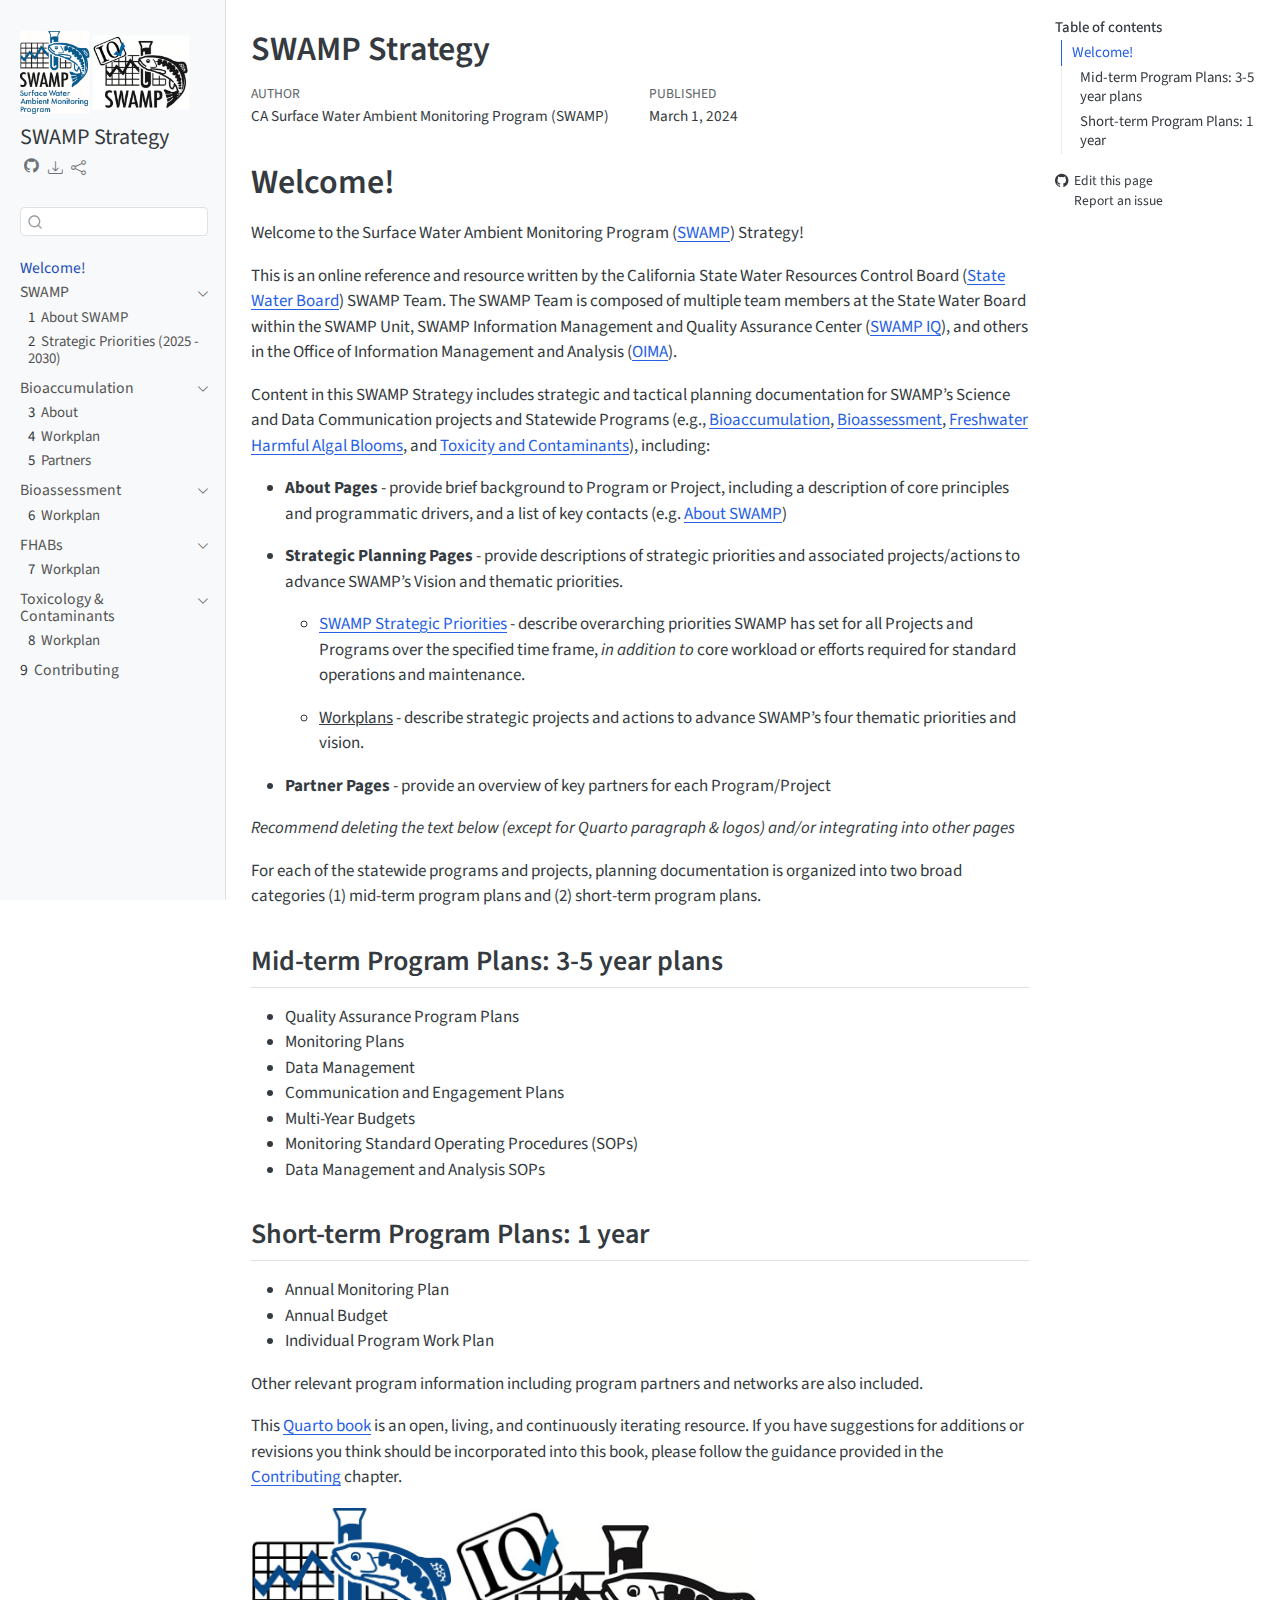
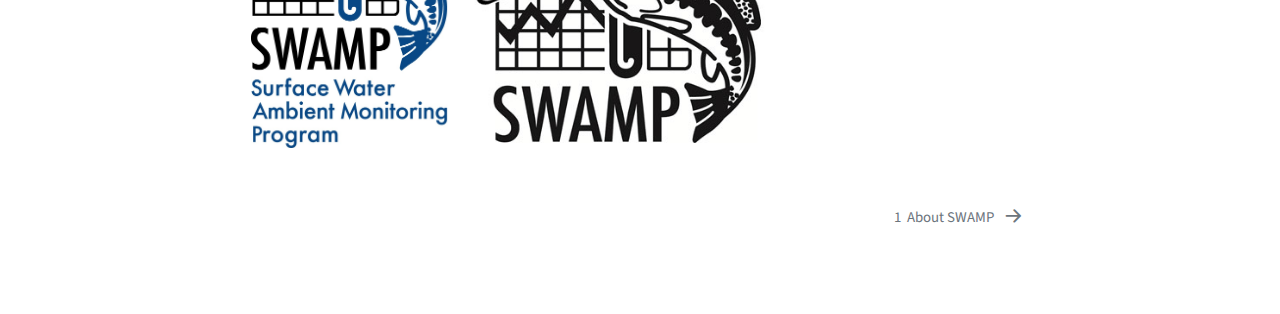
<file: index.html>
<!DOCTYPE html>
<html xmlns="http://www.w3.org/1999/xhtml" lang="en" xml:lang="en"><head>

<meta charset="utf-8">
<meta name="generator" content="quarto-1.4.554">

<meta name="viewport" content="width=device-width, initial-scale=1.0, user-scalable=yes">

<meta name="author" content="CA Surface Water Ambient Monitoring Program (SWAMP)">
<meta name="dcterms.date" content="2024-03-01">

<title>SWAMP Strategy</title>
<style>
code{white-space: pre-wrap;}
span.smallcaps{font-variant: small-caps;}
div.columns{display: flex; gap: min(4vw, 1.5em);}
div.column{flex: auto; overflow-x: auto;}
div.hanging-indent{margin-left: 1.5em; text-indent: -1.5em;}
ul.task-list{list-style: none;}
ul.task-list li input[type="checkbox"] {
  width: 0.8em;
  margin: 0 0.8em 0.2em -1em; /* quarto-specific, see https://github.com/quarto-dev/quarto-cli/issues/4556 */ 
  vertical-align: middle;
}
</style>


<script src="site_libs/quarto-nav/quarto-nav.js"></script>
<script src="site_libs/quarto-nav/headroom.min.js"></script>
<script src="site_libs/clipboard/clipboard.min.js"></script>
<script src="site_libs/quarto-search/autocomplete.umd.js"></script>
<script src="site_libs/quarto-search/fuse.min.js"></script>
<script src="site_libs/quarto-search/quarto-search.js"></script>
<meta name="quarto:offset" content="./">
<link href="./swamp-about.html" rel="next">
<script src="site_libs/quarto-html/quarto.js"></script>
<script src="site_libs/quarto-html/popper.min.js"></script>
<script src="site_libs/quarto-html/tippy.umd.min.js"></script>
<script src="site_libs/quarto-html/anchor.min.js"></script>
<link href="site_libs/quarto-html/tippy.css" rel="stylesheet">
<link href="site_libs/quarto-html/quarto-syntax-highlighting.css" rel="stylesheet" id="quarto-text-highlighting-styles">
<script src="site_libs/bootstrap/bootstrap.min.js"></script>
<link href="site_libs/bootstrap/bootstrap-icons.css" rel="stylesheet">
<link href="site_libs/bootstrap/bootstrap.min.css" rel="stylesheet" id="quarto-bootstrap" data-mode="light">
<script id="quarto-search-options" type="application/json">{
  "location": "sidebar",
  "copy-button": false,
  "collapse-after": 3,
  "panel-placement": "start",
  "type": "textbox",
  "limit": 50,
  "keyboard-shortcut": [
    "f",
    "/",
    "s"
  ],
  "show-item-context": false,
  "language": {
    "search-no-results-text": "No results",
    "search-matching-documents-text": "matching documents",
    "search-copy-link-title": "Copy link to search",
    "search-hide-matches-text": "Hide additional matches",
    "search-more-match-text": "more match in this document",
    "search-more-matches-text": "more matches in this document",
    "search-clear-button-title": "Clear",
    "search-text-placeholder": "",
    "search-detached-cancel-button-title": "Cancel",
    "search-submit-button-title": "Submit",
    "search-label": "Search"
  }
}</script>


</head>

<body class="nav-sidebar docked">

<div id="quarto-search-results"></div>
  <header id="quarto-header" class="headroom fixed-top">
  <nav class="quarto-secondary-nav">
    <div class="container-fluid d-flex">
      <button type="button" class="quarto-btn-toggle btn" data-bs-toggle="collapse" data-bs-target=".quarto-sidebar-collapse-item" aria-controls="quarto-sidebar" aria-expanded="false" aria-label="Toggle sidebar navigation" onclick="if (window.quartoToggleHeadroom) { window.quartoToggleHeadroom(); }">
        <i class="bi bi-layout-text-sidebar-reverse"></i>
      </button>
        <nav class="quarto-page-breadcrumbs" aria-label="breadcrumb"><ol class="breadcrumb"><li class="breadcrumb-item"><a href="./index.html">Welcome!</a></li></ol></nav>
        <a class="flex-grow-1" role="button" data-bs-toggle="collapse" data-bs-target=".quarto-sidebar-collapse-item" aria-controls="quarto-sidebar" aria-expanded="false" aria-label="Toggle sidebar navigation" onclick="if (window.quartoToggleHeadroom) { window.quartoToggleHeadroom(); }">      
        </a>
      <button type="button" class="btn quarto-search-button" aria-label="" onclick="window.quartoOpenSearch();">
        <i class="bi bi-search"></i>
      </button>
    </div>
  </nav>
</header>
<!-- content -->
<div id="quarto-content" class="quarto-container page-columns page-rows-contents page-layout-article">
<!-- sidebar -->
  <nav id="quarto-sidebar" class="sidebar collapse collapse-horizontal quarto-sidebar-collapse-item sidebar-navigation docked overflow-auto">
    <div class="pt-lg-2 mt-2 text-left sidebar-header sidebar-header-stacked">
      <a href="./index.html" class="sidebar-logo-link">
      <img src="./images/swamp-iq-logos.png" alt="" class="sidebar-logo py-0 d-lg-inline d-none">
      </a>
    <div class="sidebar-title mb-0 py-0">
      <a href="./">SWAMP Strategy</a> 
        <div class="sidebar-tools-main tools-wide">
    <a href="https://github.com/CAWaterBoardDataCenter/swamp-strategy" title="Source Code" class="quarto-navigation-tool px-1" aria-label="Source Code"><i class="bi bi-github"></i></a>
    <div class="dropdown">
      <a href="" title="Download" id="quarto-navigation-tool-dropdown-0" class="quarto-navigation-tool dropdown-toggle px-1" data-bs-toggle="dropdown" aria-expanded="false" aria-label="Download"><i class="bi bi-download"></i></a>
      <ul class="dropdown-menu" aria-labelledby="quarto-navigation-tool-dropdown-0">
          <li>
            <a class="dropdown-item sidebar-tools-main-item" href="./SWAMP-Strategy.pdf">
              <i class="bi bi-bi-file-pdf pe-1"></i>
            Download PDF
            </a>
          </li>
          <li>
            <a class="dropdown-item sidebar-tools-main-item" href="./SWAMP-Strategy.epub">
              <i class="bi bi-bi-journal pe-1"></i>
            Download ePub
            </a>
          </li>
      </ul>
    </div>
    <div class="dropdown">
      <a href="" title="Share" id="quarto-navigation-tool-dropdown-1" class="quarto-navigation-tool dropdown-toggle px-1" data-bs-toggle="dropdown" aria-expanded="false" aria-label="Share"><i class="bi bi-share"></i></a>
      <ul class="dropdown-menu" aria-labelledby="quarto-navigation-tool-dropdown-1">
          <li>
            <a class="dropdown-item sidebar-tools-main-item" href="https://twitter.com/intent/tweet?url=|url|">
              <i class="bi bi-bi-twitter pe-1"></i>
            Twitter
            </a>
          </li>
          <li>
            <a class="dropdown-item sidebar-tools-main-item" href="https://www.facebook.com/sharer/sharer.php?u=|url|">
              <i class="bi bi-bi-facebook pe-1"></i>
            Facebook
            </a>
          </li>
      </ul>
    </div>
</div>
    </div>
      </div>
        <div class="mt-2 flex-shrink-0 align-items-center">
        <div class="sidebar-search">
        <div id="quarto-search" class="" title="Search"></div>
        </div>
        </div>
    <div class="sidebar-menu-container"> 
    <ul class="list-unstyled mt-1">
        <li class="sidebar-item">
  <div class="sidebar-item-container"> 
  <a href="./index.html" class="sidebar-item-text sidebar-link active">
 <span class="menu-text">Welcome!</span></a>
  </div>
</li>
        <li class="sidebar-item sidebar-item-section">
      <div class="sidebar-item-container"> 
            <a class="sidebar-item-text sidebar-link text-start" data-bs-toggle="collapse" data-bs-target="#quarto-sidebar-section-1" aria-expanded="true">
 <span class="menu-text">SWAMP</span></a>
          <a class="sidebar-item-toggle text-start" data-bs-toggle="collapse" data-bs-target="#quarto-sidebar-section-1" aria-expanded="true" aria-label="Toggle section">
            <i class="bi bi-chevron-right ms-2"></i>
          </a> 
      </div>
      <ul id="quarto-sidebar-section-1" class="collapse list-unstyled sidebar-section depth1 show">  
          <li class="sidebar-item">
  <div class="sidebar-item-container"> 
  <a href="./swamp-about.html" class="sidebar-item-text sidebar-link">
 <span class="menu-text"><span class="chapter-number">1</span>&nbsp; <span class="chapter-title">About SWAMP</span></span></a>
  </div>
</li>
          <li class="sidebar-item">
  <div class="sidebar-item-container"> 
  <a href="./swamp-priorities.html" class="sidebar-item-text sidebar-link">
 <span class="menu-text"><span class="chapter-number">2</span>&nbsp; <span class="chapter-title">Strategic Priorities (2025 - 2030)</span></span></a>
  </div>
</li>
      </ul>
  </li>
        <li class="sidebar-item sidebar-item-section">
      <div class="sidebar-item-container"> 
            <a class="sidebar-item-text sidebar-link text-start" data-bs-toggle="collapse" data-bs-target="#quarto-sidebar-section-2" aria-expanded="true">
 <span class="menu-text">Bioaccumulation</span></a>
          <a class="sidebar-item-toggle text-start" data-bs-toggle="collapse" data-bs-target="#quarto-sidebar-section-2" aria-expanded="true" aria-label="Toggle section">
            <i class="bi bi-chevron-right ms-2"></i>
          </a> 
      </div>
      <ul id="quarto-sidebar-section-2" class="collapse list-unstyled sidebar-section depth1 show">  
          <li class="sidebar-item">
  <div class="sidebar-item-container"> 
  <a href="./bioac-about.html" class="sidebar-item-text sidebar-link">
 <span class="menu-text"><span class="chapter-number">3</span>&nbsp; <span class="chapter-title">About</span></span></a>
  </div>
</li>
          <li class="sidebar-item">
  <div class="sidebar-item-container"> 
  <a href="./bioac-workplan.html" class="sidebar-item-text sidebar-link">
 <span class="menu-text"><span class="chapter-number">4</span>&nbsp; <span class="chapter-title">Workplan</span></span></a>
  </div>
</li>
          <li class="sidebar-item">
  <div class="sidebar-item-container"> 
  <a href="./bioac-network.html" class="sidebar-item-text sidebar-link">
 <span class="menu-text"><span class="chapter-number">5</span>&nbsp; <span class="chapter-title">Partners</span></span></a>
  </div>
</li>
      </ul>
  </li>
        <li class="sidebar-item sidebar-item-section">
      <div class="sidebar-item-container"> 
            <a class="sidebar-item-text sidebar-link text-start" data-bs-toggle="collapse" data-bs-target="#quarto-sidebar-section-3" aria-expanded="true">
 <span class="menu-text">Bioassessment</span></a>
          <a class="sidebar-item-toggle text-start" data-bs-toggle="collapse" data-bs-target="#quarto-sidebar-section-3" aria-expanded="true" aria-label="Toggle section">
            <i class="bi bi-chevron-right ms-2"></i>
          </a> 
      </div>
      <ul id="quarto-sidebar-section-3" class="collapse list-unstyled sidebar-section depth1 show">  
          <li class="sidebar-item">
  <div class="sidebar-item-container"> 
  <a href="./bioas-workplan.html" class="sidebar-item-text sidebar-link">
 <span class="menu-text"><span class="chapter-number">6</span>&nbsp; <span class="chapter-title">Workplan</span></span></a>
  </div>
</li>
      </ul>
  </li>
        <li class="sidebar-item sidebar-item-section">
      <div class="sidebar-item-container"> 
            <a class="sidebar-item-text sidebar-link text-start" data-bs-toggle="collapse" data-bs-target="#quarto-sidebar-section-4" aria-expanded="true">
 <span class="menu-text">FHABs</span></a>
          <a class="sidebar-item-toggle text-start" data-bs-toggle="collapse" data-bs-target="#quarto-sidebar-section-4" aria-expanded="true" aria-label="Toggle section">
            <i class="bi bi-chevron-right ms-2"></i>
          </a> 
      </div>
      <ul id="quarto-sidebar-section-4" class="collapse list-unstyled sidebar-section depth1 show">  
          <li class="sidebar-item">
  <div class="sidebar-item-container"> 
  <a href="./fhab-workplan.html" class="sidebar-item-text sidebar-link">
 <span class="menu-text"><span class="chapter-number">7</span>&nbsp; <span class="chapter-title">Workplan</span></span></a>
  </div>
</li>
      </ul>
  </li>
        <li class="sidebar-item sidebar-item-section">
      <div class="sidebar-item-container"> 
            <a class="sidebar-item-text sidebar-link text-start" data-bs-toggle="collapse" data-bs-target="#quarto-sidebar-section-5" aria-expanded="true">
 <span class="menu-text">Toxicology &amp; Contaminants</span></a>
          <a class="sidebar-item-toggle text-start" data-bs-toggle="collapse" data-bs-target="#quarto-sidebar-section-5" aria-expanded="true" aria-label="Toggle section">
            <i class="bi bi-chevron-right ms-2"></i>
          </a> 
      </div>
      <ul id="quarto-sidebar-section-5" class="collapse list-unstyled sidebar-section depth1 show">  
          <li class="sidebar-item">
  <div class="sidebar-item-container"> 
  <a href="./tox-workplan.html" class="sidebar-item-text sidebar-link">
 <span class="menu-text"><span class="chapter-number">8</span>&nbsp; <span class="chapter-title">Workplan</span></span></a>
  </div>
</li>
      </ul>
  </li>
        <li class="sidebar-item">
  <div class="sidebar-item-container"> 
  <a href="./contribute.html" class="sidebar-item-text sidebar-link">
 <span class="menu-text"><span class="chapter-number">9</span>&nbsp; <span class="chapter-title">Contributing</span></span></a>
  </div>
</li>
    </ul>
    </div>
</nav>
<div id="quarto-sidebar-glass" class="quarto-sidebar-collapse-item" data-bs-toggle="collapse" data-bs-target=".quarto-sidebar-collapse-item"></div>
<!-- margin-sidebar -->
    <div id="quarto-margin-sidebar" class="sidebar margin-sidebar">
        <nav id="TOC" role="doc-toc" class="toc-active">
    <h2 id="toc-title">Table of contents</h2>
   
  <ul>
  <li><a href="#welcome" id="toc-welcome" class="nav-link active" data-scroll-target="#welcome">Welcome!</a>
  <ul class="collapse">
  <li><a href="#mid-term-program-plans-3-5-year-plans" id="toc-mid-term-program-plans-3-5-year-plans" class="nav-link" data-scroll-target="#mid-term-program-plans-3-5-year-plans">Mid-term Program Plans: 3-5 year plans</a></li>
  <li><a href="#short-term-program-plans-1-year" id="toc-short-term-program-plans-1-year" class="nav-link" data-scroll-target="#short-term-program-plans-1-year">Short-term Program Plans: 1 year</a></li>
  </ul></li>
  </ul>
<div class="toc-actions"><ul><li><a href="https://github.com/CAWaterBoardDataCenter/swamp-strategy/edit/main/index.qmd" class="toc-action"><i class="bi bi-github"></i>Edit this page</a></li><li><a href="https://github.com/CAWaterBoardDataCenter/swamp-strategy/issues/new" class="toc-action"><i class="bi empty"></i>Report an issue</a></li></ul></div></nav>
    </div>
<!-- main -->
<main class="content" id="quarto-document-content">

<header id="title-block-header" class="quarto-title-block default">
<div class="quarto-title">
<h1 class="title">SWAMP Strategy</h1>
</div>



<div class="quarto-title-meta">

    <div>
    <div class="quarto-title-meta-heading">Author</div>
    <div class="quarto-title-meta-contents">
             <p>CA Surface Water Ambient Monitoring Program (SWAMP) </p>
          </div>
  </div>
    
    <div>
    <div class="quarto-title-meta-heading">Published</div>
    <div class="quarto-title-meta-contents">
      <p class="date">March 1, 2024</p>
    </div>
  </div>
  
    
  </div>
  


</header>


<section id="welcome" class="level1 unnumbered">
<h1 class="unnumbered">Welcome!</h1>
<p>Welcome to the Surface Water Ambient Monitoring Program (<a href="https://www.waterboards.ca.gov/water_issues/programs/swamp/">SWAMP</a>) Strategy!</p>
<p>This is an online reference and resource written by the California State Water Resources Control Board (<a href="https://www.waterboards.ca.gov/">State Water Board</a>) SWAMP Team. The SWAMP Team is composed of multiple team members at the State Water Board within the SWAMP Unit, SWAMP Information Management and Quality Assurance Center (<a href="https://www.waterboards.ca.gov/water_issues/programs/swamp/swamp_iq/">SWAMP IQ</a>), and others in the Office of Information Management and Analysis (<a href="https://www.waterboards.ca.gov/resources/oima/">OIMA</a>).</p>
<p>Content in this SWAMP Strategy includes strategic and tactical planning documentation for SWAMP’s Science and Data Communication projects and Statewide Programs (e.g., <a href="https://www.waterboards.ca.gov/water_issues/programs/swamp/bioaccumulation_monitoring.html">Bioaccumulation</a>, <a href="https://www.waterboards.ca.gov/water_issues/programs/swamp/bioassessment/">Bioassessment</a>, <a href="https://mywaterquality.ca.gov/habs/index.html">Freshwater Harmful Algal Blooms</a>, and <a href="https://www.waterboards.ca.gov/water_issues/programs/swamp/spot/">Toxicity and Contaminants</a>), including:</p>
<ul>
<li><p><strong>About Pages</strong> - provide brief background to Program or Project, including a description of core principles and programmatic drivers, and a list of key contacts (e.g.&nbsp;<a href="https://cawaterboarddatacenter.github.io/swamp-strategy/about-swamp.html">About SWAMP</a>)</p></li>
<li><p><strong>Strategic Planning Pages</strong> - provide descriptions of strategic priorities and associated projects/actions to advance SWAMP’s Vision and thematic priorities.</p>
<ul>
<li><p><a href="https://cawaterboarddatacenter.github.io/swamp-strategy/prioriites.html"><u>SWAMP Strategic Priorities</u></a> - describe overarching priorities SWAMP has set for all Projects and Programs over the specified time frame, <em>in addition to</em> core workload or efforts required for standard operations and maintenance.</p></li>
<li><p><u>Workplans</u> - describe strategic projects and actions to advance SWAMP’s four thematic priorities and vision.</p></li>
</ul></li>
<li><p><strong>Partner Pages</strong> - provide an overview of key partners for each Program/Project</p></li>
</ul>
<p><em>Recommend deleting the text below (except for Quarto paragraph &amp; logos) and/or integrating into other pages</em></p>
<p>For each of the statewide programs and projects, planning documentation is organized into two broad categories (1) mid-term program plans and (2) short-term program plans.</p>
<section id="mid-term-program-plans-3-5-year-plans" class="level2">
<h2 class="anchored" data-anchor-id="mid-term-program-plans-3-5-year-plans">Mid-term Program Plans: 3-5 year plans</h2>
<ul>
<li>Quality Assurance Program Plans</li>
<li>Monitoring Plans</li>
<li>Data Management</li>
<li>Communication and Engagement Plans</li>
<li>Multi-Year Budgets</li>
<li>Monitoring Standard Operating Procedures (SOPs)</li>
<li>Data Management and Analysis SOPs</li>
</ul>
</section>
<section id="short-term-program-plans-1-year" class="level2">
<h2 class="anchored" data-anchor-id="short-term-program-plans-1-year">Short-term Program Plans: 1 year</h2>
<ul>
<li>Annual Monitoring Plan</li>
<li>Annual Budget</li>
<li>Individual Program Work Plan</li>
</ul>
<p>Other relevant program information including program partners and networks are also included.</p>
<p>This <a href="https://quarto.org/docs/books">Quarto book</a> is an open, living, and continuously iterating resource. If you have suggestions for additions or revisions you think should be incorporated into this book, please follow the guidance provided in the <a href="https://cawaterboarddatacenter.github.io/swamp-manual/contribute.html">Contributing</a> chapter.</p>
<p><img src="images/swamp-logo.jpg" class="img-fluid" width="200" alt="SWAMP logo"> <img src="images/swamp-iq-logo.jpg" class="img-fluid" width="312" alt="SWAMP iq logo"></p>


</section>
</section>

</main> <!-- /main -->
<script id="quarto-html-after-body" type="application/javascript">
window.document.addEventListener("DOMContentLoaded", function (event) {
  const toggleBodyColorMode = (bsSheetEl) => {
    const mode = bsSheetEl.getAttribute("data-mode");
    const bodyEl = window.document.querySelector("body");
    if (mode === "dark") {
      bodyEl.classList.add("quarto-dark");
      bodyEl.classList.remove("quarto-light");
    } else {
      bodyEl.classList.add("quarto-light");
      bodyEl.classList.remove("quarto-dark");
    }
  }
  const toggleBodyColorPrimary = () => {
    const bsSheetEl = window.document.querySelector("link#quarto-bootstrap");
    if (bsSheetEl) {
      toggleBodyColorMode(bsSheetEl);
    }
  }
  toggleBodyColorPrimary();  
  const icon = "";
  const anchorJS = new window.AnchorJS();
  anchorJS.options = {
    placement: 'right',
    icon: icon
  };
  anchorJS.add('.anchored');
  const isCodeAnnotation = (el) => {
    for (const clz of el.classList) {
      if (clz.startsWith('code-annotation-')) {                     
        return true;
      }
    }
    return false;
  }
  const clipboard = new window.ClipboardJS('.code-copy-button', {
    text: function(trigger) {
      const codeEl = trigger.previousElementSibling.cloneNode(true);
      for (const childEl of codeEl.children) {
        if (isCodeAnnotation(childEl)) {
          childEl.remove();
        }
      }
      return codeEl.innerText;
    }
  });
  clipboard.on('success', function(e) {
    // button target
    const button = e.trigger;
    // don't keep focus
    button.blur();
    // flash "checked"
    button.classList.add('code-copy-button-checked');
    var currentTitle = button.getAttribute("title");
    button.setAttribute("title", "Copied!");
    let tooltip;
    if (window.bootstrap) {
      button.setAttribute("data-bs-toggle", "tooltip");
      button.setAttribute("data-bs-placement", "left");
      button.setAttribute("data-bs-title", "Copied!");
      tooltip = new bootstrap.Tooltip(button, 
        { trigger: "manual", 
          customClass: "code-copy-button-tooltip",
          offset: [0, -8]});
      tooltip.show();    
    }
    setTimeout(function() {
      if (tooltip) {
        tooltip.hide();
        button.removeAttribute("data-bs-title");
        button.removeAttribute("data-bs-toggle");
        button.removeAttribute("data-bs-placement");
      }
      button.setAttribute("title", currentTitle);
      button.classList.remove('code-copy-button-checked');
    }, 1000);
    // clear code selection
    e.clearSelection();
  });
    var localhostRegex = new RegExp(/^(?:http|https):\/\/localhost\:?[0-9]*\//);
    var mailtoRegex = new RegExp(/^mailto:/);
      var filterRegex = new RegExp('/' + window.location.host + '/');
    var isInternal = (href) => {
        return filterRegex.test(href) || localhostRegex.test(href) || mailtoRegex.test(href);
    }
    // Inspect non-navigation links and adorn them if external
 	var links = window.document.querySelectorAll('a[href]:not(.nav-link):not(.navbar-brand):not(.toc-action):not(.sidebar-link):not(.sidebar-item-toggle):not(.pagination-link):not(.no-external):not([aria-hidden]):not(.dropdown-item):not(.quarto-navigation-tool)');
    for (var i=0; i<links.length; i++) {
      const link = links[i];
      if (!isInternal(link.href)) {
        // undo the damage that might have been done by quarto-nav.js in the case of
        // links that we want to consider external
        if (link.dataset.originalHref !== undefined) {
          link.href = link.dataset.originalHref;
        }
      }
    }
  function tippyHover(el, contentFn, onTriggerFn, onUntriggerFn) {
    const config = {
      allowHTML: true,
      maxWidth: 500,
      delay: 100,
      arrow: false,
      appendTo: function(el) {
          return el.parentElement;
      },
      interactive: true,
      interactiveBorder: 10,
      theme: 'quarto',
      placement: 'bottom-start',
    };
    if (contentFn) {
      config.content = contentFn;
    }
    if (onTriggerFn) {
      config.onTrigger = onTriggerFn;
    }
    if (onUntriggerFn) {
      config.onUntrigger = onUntriggerFn;
    }
    window.tippy(el, config); 
  }
  const noterefs = window.document.querySelectorAll('a[role="doc-noteref"]');
  for (var i=0; i<noterefs.length; i++) {
    const ref = noterefs[i];
    tippyHover(ref, function() {
      // use id or data attribute instead here
      let href = ref.getAttribute('data-footnote-href') || ref.getAttribute('href');
      try { href = new URL(href).hash; } catch {}
      const id = href.replace(/^#\/?/, "");
      const note = window.document.getElementById(id);
      if (note) {
        return note.innerHTML;
      } else {
        return "";
      }
    });
  }
  const xrefs = window.document.querySelectorAll('a.quarto-xref');
  const processXRef = (id, note) => {
    // Strip column container classes
    const stripColumnClz = (el) => {
      el.classList.remove("page-full", "page-columns");
      if (el.children) {
        for (const child of el.children) {
          stripColumnClz(child);
        }
      }
    }
    stripColumnClz(note)
    if (id === null || id.startsWith('sec-')) {
      // Special case sections, only their first couple elements
      const container = document.createElement("div");
      if (note.children && note.children.length > 2) {
        container.appendChild(note.children[0].cloneNode(true));
        for (let i = 1; i < note.children.length; i++) {
          const child = note.children[i];
          if (child.tagName === "P" && child.innerText === "") {
            continue;
          } else {
            container.appendChild(child.cloneNode(true));
            break;
          }
        }
        if (window.Quarto?.typesetMath) {
          window.Quarto.typesetMath(container);
        }
        return container.innerHTML
      } else {
        if (window.Quarto?.typesetMath) {
          window.Quarto.typesetMath(note);
        }
        return note.innerHTML;
      }
    } else {
      // Remove any anchor links if they are present
      const anchorLink = note.querySelector('a.anchorjs-link');
      if (anchorLink) {
        anchorLink.remove();
      }
      if (window.Quarto?.typesetMath) {
        window.Quarto.typesetMath(note);
      }
      // TODO in 1.5, we should make sure this works without a callout special case
      if (note.classList.contains("callout")) {
        return note.outerHTML;
      } else {
        return note.innerHTML;
      }
    }
  }
  for (var i=0; i<xrefs.length; i++) {
    const xref = xrefs[i];
    tippyHover(xref, undefined, function(instance) {
      instance.disable();
      let url = xref.getAttribute('href');
      let hash = undefined; 
      if (url.startsWith('#')) {
        hash = url;
      } else {
        try { hash = new URL(url).hash; } catch {}
      }
      if (hash) {
        const id = hash.replace(/^#\/?/, "");
        const note = window.document.getElementById(id);
        if (note !== null) {
          try {
            const html = processXRef(id, note.cloneNode(true));
            instance.setContent(html);
          } finally {
            instance.enable();
            instance.show();
          }
        } else {
          // See if we can fetch this
          fetch(url.split('#')[0])
          .then(res => res.text())
          .then(html => {
            const parser = new DOMParser();
            const htmlDoc = parser.parseFromString(html, "text/html");
            const note = htmlDoc.getElementById(id);
            if (note !== null) {
              const html = processXRef(id, note);
              instance.setContent(html);
            } 
          }).finally(() => {
            instance.enable();
            instance.show();
          });
        }
      } else {
        // See if we can fetch a full url (with no hash to target)
        // This is a special case and we should probably do some content thinning / targeting
        fetch(url)
        .then(res => res.text())
        .then(html => {
          const parser = new DOMParser();
          const htmlDoc = parser.parseFromString(html, "text/html");
          const note = htmlDoc.querySelector('main.content');
          if (note !== null) {
            // This should only happen for chapter cross references
            // (since there is no id in the URL)
            // remove the first header
            if (note.children.length > 0 && note.children[0].tagName === "HEADER") {
              note.children[0].remove();
            }
            const html = processXRef(null, note);
            instance.setContent(html);
          } 
        }).finally(() => {
          instance.enable();
          instance.show();
        });
      }
    }, function(instance) {
    });
  }
      let selectedAnnoteEl;
      const selectorForAnnotation = ( cell, annotation) => {
        let cellAttr = 'data-code-cell="' + cell + '"';
        let lineAttr = 'data-code-annotation="' +  annotation + '"';
        const selector = 'span[' + cellAttr + '][' + lineAttr + ']';
        return selector;
      }
      const selectCodeLines = (annoteEl) => {
        const doc = window.document;
        const targetCell = annoteEl.getAttribute("data-target-cell");
        const targetAnnotation = annoteEl.getAttribute("data-target-annotation");
        const annoteSpan = window.document.querySelector(selectorForAnnotation(targetCell, targetAnnotation));
        const lines = annoteSpan.getAttribute("data-code-lines").split(",");
        const lineIds = lines.map((line) => {
          return targetCell + "-" + line;
        })
        let top = null;
        let height = null;
        let parent = null;
        if (lineIds.length > 0) {
            //compute the position of the single el (top and bottom and make a div)
            const el = window.document.getElementById(lineIds[0]);
            top = el.offsetTop;
            height = el.offsetHeight;
            parent = el.parentElement.parentElement;
          if (lineIds.length > 1) {
            const lastEl = window.document.getElementById(lineIds[lineIds.length - 1]);
            const bottom = lastEl.offsetTop + lastEl.offsetHeight;
            height = bottom - top;
          }
          if (top !== null && height !== null && parent !== null) {
            // cook up a div (if necessary) and position it 
            let div = window.document.getElementById("code-annotation-line-highlight");
            if (div === null) {
              div = window.document.createElement("div");
              div.setAttribute("id", "code-annotation-line-highlight");
              div.style.position = 'absolute';
              parent.appendChild(div);
            }
            div.style.top = top - 2 + "px";
            div.style.height = height + 4 + "px";
            div.style.left = 0;
            let gutterDiv = window.document.getElementById("code-annotation-line-highlight-gutter");
            if (gutterDiv === null) {
              gutterDiv = window.document.createElement("div");
              gutterDiv.setAttribute("id", "code-annotation-line-highlight-gutter");
              gutterDiv.style.position = 'absolute';
              const codeCell = window.document.getElementById(targetCell);
              const gutter = codeCell.querySelector('.code-annotation-gutter');
              gutter.appendChild(gutterDiv);
            }
            gutterDiv.style.top = top - 2 + "px";
            gutterDiv.style.height = height + 4 + "px";
          }
          selectedAnnoteEl = annoteEl;
        }
      };
      const unselectCodeLines = () => {
        const elementsIds = ["code-annotation-line-highlight", "code-annotation-line-highlight-gutter"];
        elementsIds.forEach((elId) => {
          const div = window.document.getElementById(elId);
          if (div) {
            div.remove();
          }
        });
        selectedAnnoteEl = undefined;
      };
        // Handle positioning of the toggle
    window.addEventListener(
      "resize",
      throttle(() => {
        elRect = undefined;
        if (selectedAnnoteEl) {
          selectCodeLines(selectedAnnoteEl);
        }
      }, 10)
    );
    function throttle(fn, ms) {
    let throttle = false;
    let timer;
      return (...args) => {
        if(!throttle) { // first call gets through
            fn.apply(this, args);
            throttle = true;
        } else { // all the others get throttled
            if(timer) clearTimeout(timer); // cancel #2
            timer = setTimeout(() => {
              fn.apply(this, args);
              timer = throttle = false;
            }, ms);
        }
      };
    }
      // Attach click handler to the DT
      const annoteDls = window.document.querySelectorAll('dt[data-target-cell]');
      for (const annoteDlNode of annoteDls) {
        annoteDlNode.addEventListener('click', (event) => {
          const clickedEl = event.target;
          if (clickedEl !== selectedAnnoteEl) {
            unselectCodeLines();
            const activeEl = window.document.querySelector('dt[data-target-cell].code-annotation-active');
            if (activeEl) {
              activeEl.classList.remove('code-annotation-active');
            }
            selectCodeLines(clickedEl);
            clickedEl.classList.add('code-annotation-active');
          } else {
            // Unselect the line
            unselectCodeLines();
            clickedEl.classList.remove('code-annotation-active');
          }
        });
      }
  const findCites = (el) => {
    const parentEl = el.parentElement;
    if (parentEl) {
      const cites = parentEl.dataset.cites;
      if (cites) {
        return {
          el,
          cites: cites.split(' ')
        };
      } else {
        return findCites(el.parentElement)
      }
    } else {
      return undefined;
    }
  };
  var bibliorefs = window.document.querySelectorAll('a[role="doc-biblioref"]');
  for (var i=0; i<bibliorefs.length; i++) {
    const ref = bibliorefs[i];
    const citeInfo = findCites(ref);
    if (citeInfo) {
      tippyHover(citeInfo.el, function() {
        var popup = window.document.createElement('div');
        citeInfo.cites.forEach(function(cite) {
          var citeDiv = window.document.createElement('div');
          citeDiv.classList.add('hanging-indent');
          citeDiv.classList.add('csl-entry');
          var biblioDiv = window.document.getElementById('ref-' + cite);
          if (biblioDiv) {
            citeDiv.innerHTML = biblioDiv.innerHTML;
          }
          popup.appendChild(citeDiv);
        });
        return popup.innerHTML;
      });
    }
  }
});
</script>
<nav class="page-navigation">
  <div class="nav-page nav-page-previous">
  </div>
  <div class="nav-page nav-page-next">
      <a href="./swamp-about.html" class="pagination-link" aria-label="About SWAMP">
        <span class="nav-page-text"><span class="chapter-number">1</span>&nbsp; <span class="chapter-title">About SWAMP</span></span> <i class="bi bi-arrow-right-short"></i>
      </a>
  </div>
</nav>
</div> <!-- /content -->




<footer class="footer"><div class="nav-footer"><div class="nav-footer-center"><div class="toc-actions d-sm-block d-md-none"><ul><li><a href="https://github.com/CAWaterBoardDataCenter/swamp-strategy/edit/main/index.qmd" class="toc-action"><i class="bi bi-github"></i>Edit this page</a></li><li><a href="https://github.com/CAWaterBoardDataCenter/swamp-strategy/issues/new" class="toc-action"><i class="bi empty"></i>Report an issue</a></li></ul></div></div></div></footer></body></html>
</file>
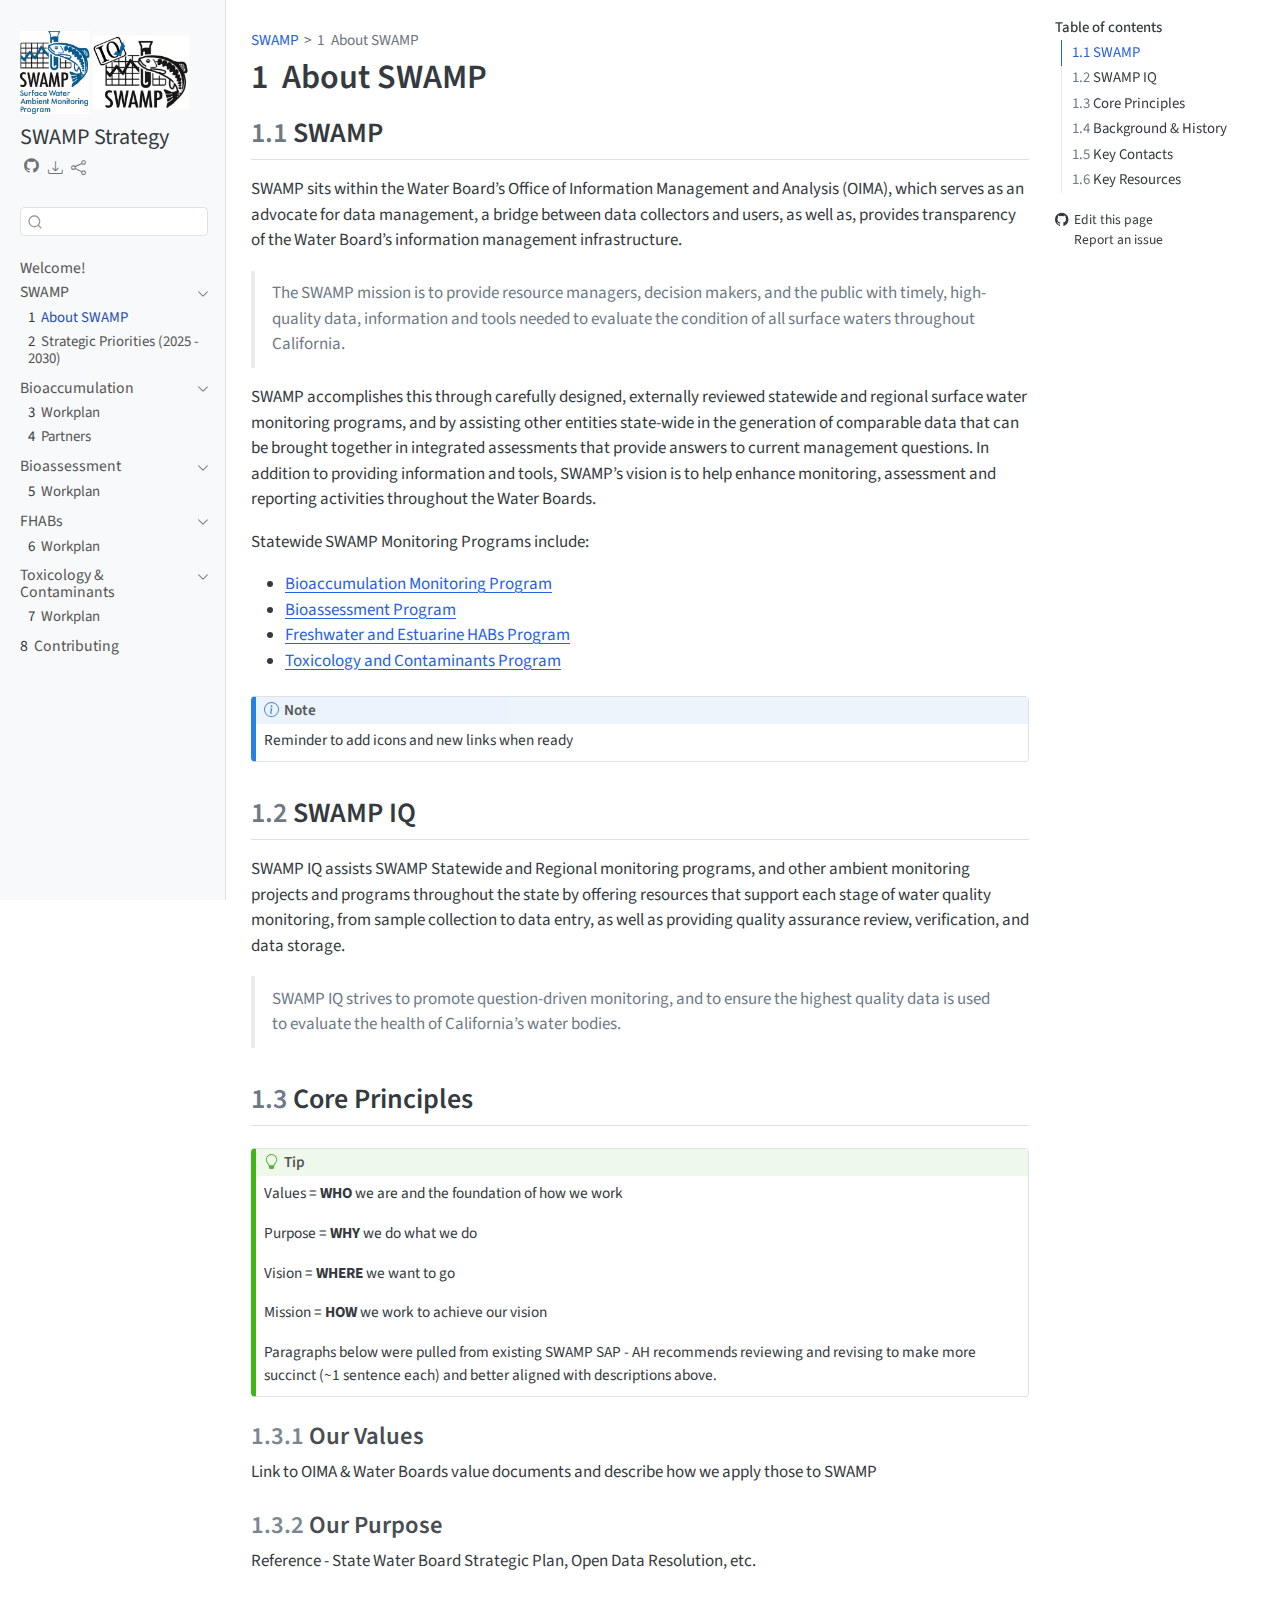
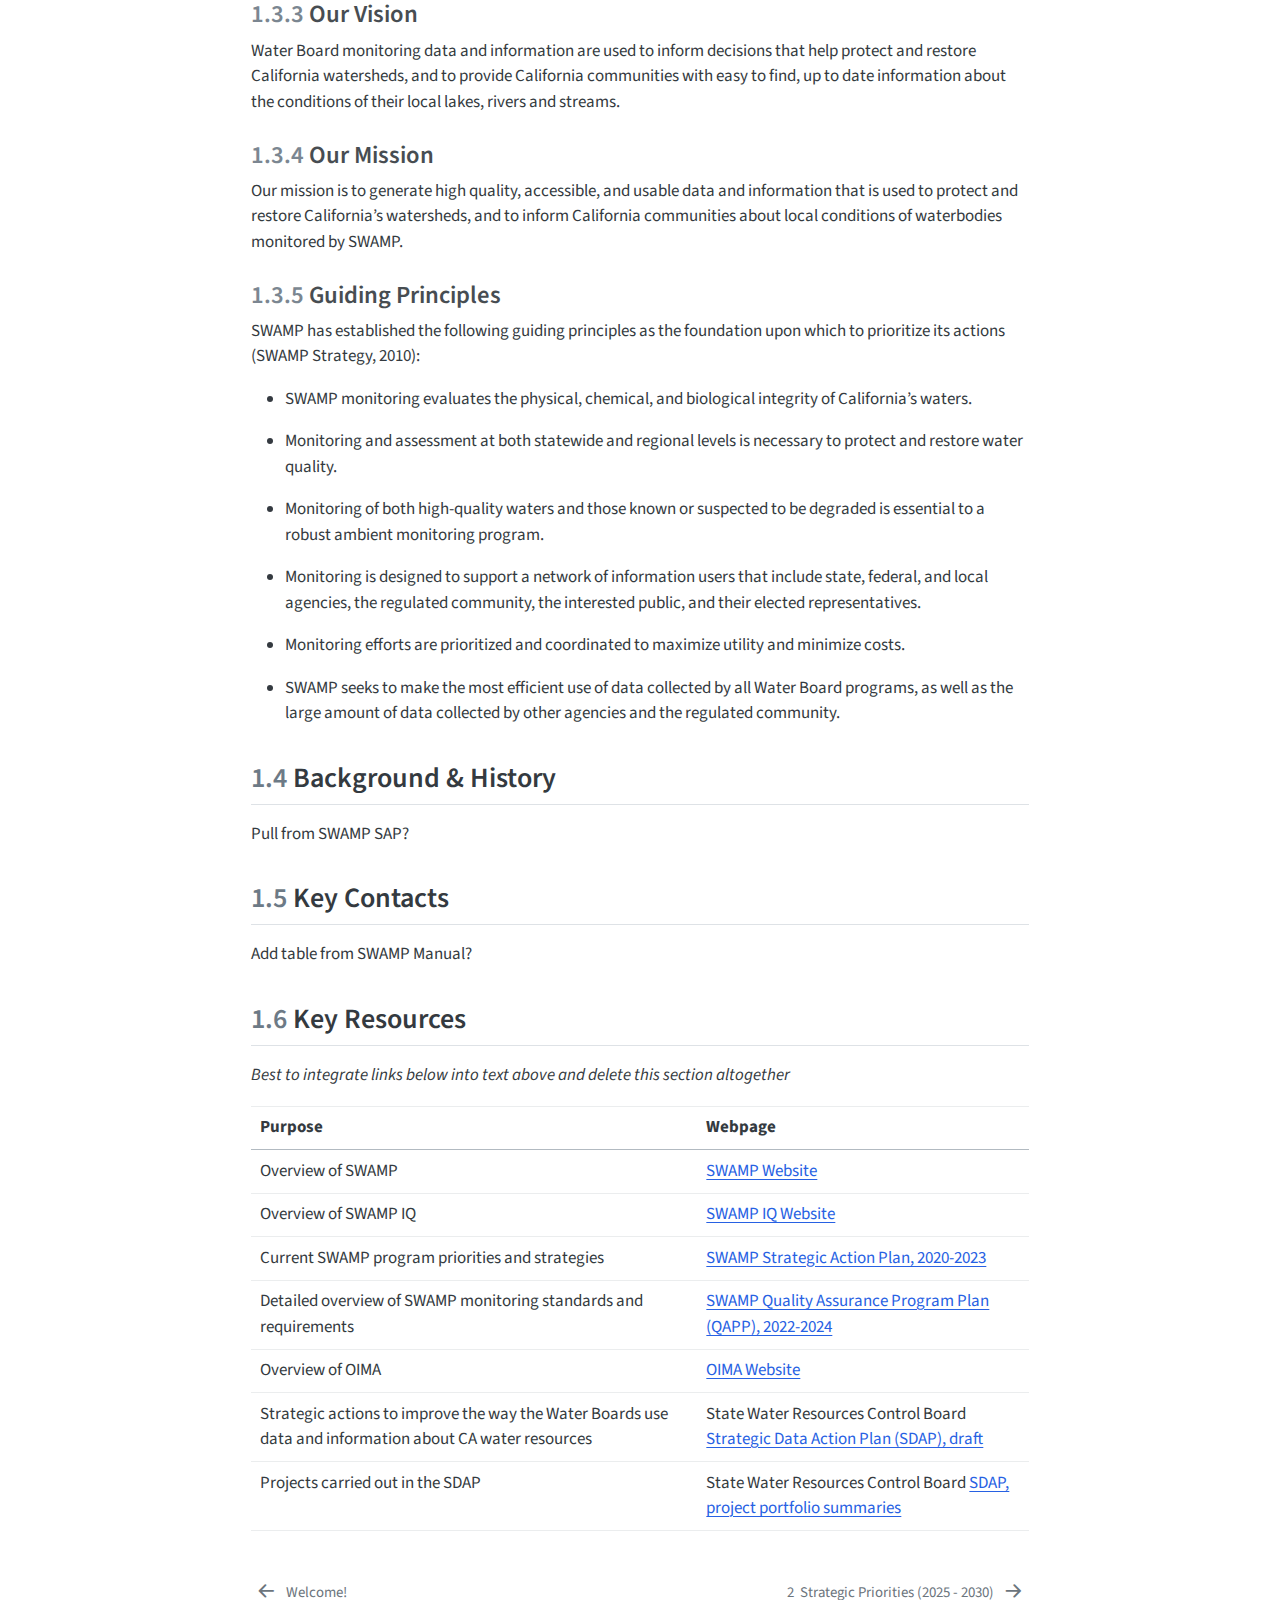
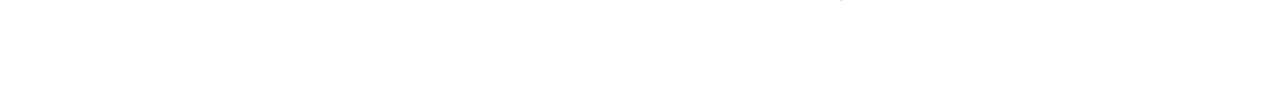
<file: about-swamp.html>
<!DOCTYPE html>
<html xmlns="http://www.w3.org/1999/xhtml" lang="en" xml:lang="en"><head>

<meta charset="utf-8">
<meta name="generator" content="quarto-1.4.552">

<meta name="viewport" content="width=device-width, initial-scale=1.0, user-scalable=yes">


<title>SWAMP Strategy - 1&nbsp; About SWAMP</title>
<style>
code{white-space: pre-wrap;}
span.smallcaps{font-variant: small-caps;}
div.columns{display: flex; gap: min(4vw, 1.5em);}
div.column{flex: auto; overflow-x: auto;}
div.hanging-indent{margin-left: 1.5em; text-indent: -1.5em;}
ul.task-list{list-style: none;}
ul.task-list li input[type="checkbox"] {
  width: 0.8em;
  margin: 0 0.8em 0.2em -1em; /* quarto-specific, see https://github.com/quarto-dev/quarto-cli/issues/4556 */ 
  vertical-align: middle;
}
</style>


<script src="site_libs/quarto-nav/quarto-nav.js"></script>
<script src="site_libs/quarto-nav/headroom.min.js"></script>
<script src="site_libs/clipboard/clipboard.min.js"></script>
<script src="site_libs/quarto-search/autocomplete.umd.js"></script>
<script src="site_libs/quarto-search/fuse.min.js"></script>
<script src="site_libs/quarto-search/quarto-search.js"></script>
<meta name="quarto:offset" content="./">
<link href="./prioriites.html" rel="next">
<link href="./index.html" rel="prev">
<script src="site_libs/quarto-html/quarto.js"></script>
<script src="site_libs/quarto-html/popper.min.js"></script>
<script src="site_libs/quarto-html/tippy.umd.min.js"></script>
<script src="site_libs/quarto-html/anchor.min.js"></script>
<link href="site_libs/quarto-html/tippy.css" rel="stylesheet">
<link href="site_libs/quarto-html/quarto-syntax-highlighting.css" rel="stylesheet" id="quarto-text-highlighting-styles">
<script src="site_libs/bootstrap/bootstrap.min.js"></script>
<link href="site_libs/bootstrap/bootstrap-icons.css" rel="stylesheet">
<link href="site_libs/bootstrap/bootstrap.min.css" rel="stylesheet" id="quarto-bootstrap" data-mode="light">
<script id="quarto-search-options" type="application/json">{
  "location": "sidebar",
  "copy-button": false,
  "collapse-after": 3,
  "panel-placement": "start",
  "type": "textbox",
  "limit": 50,
  "keyboard-shortcut": [
    "f",
    "/",
    "s"
  ],
  "show-item-context": false,
  "language": {
    "search-no-results-text": "No results",
    "search-matching-documents-text": "matching documents",
    "search-copy-link-title": "Copy link to search",
    "search-hide-matches-text": "Hide additional matches",
    "search-more-match-text": "more match in this document",
    "search-more-matches-text": "more matches in this document",
    "search-clear-button-title": "Clear",
    "search-text-placeholder": "",
    "search-detached-cancel-button-title": "Cancel",
    "search-submit-button-title": "Submit",
    "search-label": "Search"
  }
}</script>


</head>

<body class="nav-sidebar docked">

<div id="quarto-search-results"></div>
  <header id="quarto-header" class="headroom fixed-top">
  <nav class="quarto-secondary-nav">
    <div class="container-fluid d-flex">
      <button type="button" class="quarto-btn-toggle btn" data-bs-toggle="collapse" data-bs-target=".quarto-sidebar-collapse-item" aria-controls="quarto-sidebar" aria-expanded="false" aria-label="Toggle sidebar navigation" onclick="if (window.quartoToggleHeadroom) { window.quartoToggleHeadroom(); }">
        <i class="bi bi-layout-text-sidebar-reverse"></i>
      </button>
        <nav class="quarto-page-breadcrumbs" aria-label="breadcrumb"><ol class="breadcrumb"><li class="breadcrumb-item"><a href="./about-swamp.html">SWAMP</a></li><li class="breadcrumb-item"><a href="./about-swamp.html"><span class="chapter-number">1</span>&nbsp; <span class="chapter-title">About SWAMP</span></a></li></ol></nav>
        <a class="flex-grow-1" role="button" data-bs-toggle="collapse" data-bs-target=".quarto-sidebar-collapse-item" aria-controls="quarto-sidebar" aria-expanded="false" aria-label="Toggle sidebar navigation" onclick="if (window.quartoToggleHeadroom) { window.quartoToggleHeadroom(); }">      
        </a>
      <button type="button" class="btn quarto-search-button" aria-label="" onclick="window.quartoOpenSearch();">
        <i class="bi bi-search"></i>
      </button>
    </div>
  </nav>
</header>
<!-- content -->
<div id="quarto-content" class="quarto-container page-columns page-rows-contents page-layout-article">
<!-- sidebar -->
  <nav id="quarto-sidebar" class="sidebar collapse collapse-horizontal quarto-sidebar-collapse-item sidebar-navigation docked overflow-auto">
    <div class="pt-lg-2 mt-2 text-left sidebar-header sidebar-header-stacked">
      <a href="./index.html" class="sidebar-logo-link">
      <img src="./images/swamp-iq-logos.png" alt="" class="sidebar-logo py-0 d-lg-inline d-none">
      </a>
    <div class="sidebar-title mb-0 py-0">
      <a href="./">SWAMP Strategy</a> 
        <div class="sidebar-tools-main tools-wide">
    <a href="https://github.com/CAWaterBoardDataCenter/swamp-strategy" title="Source Code" class="quarto-navigation-tool px-1" aria-label="Source Code"><i class="bi bi-github"></i></a>
    <div class="dropdown">
      <a href="" title="Download" id="quarto-navigation-tool-dropdown-0" class="quarto-navigation-tool dropdown-toggle px-1" data-bs-toggle="dropdown" aria-expanded="false" aria-label="Download"><i class="bi bi-download"></i></a>
      <ul class="dropdown-menu" aria-labelledby="quarto-navigation-tool-dropdown-0">
          <li>
            <a class="dropdown-item sidebar-tools-main-item" href="./SWAMP-Strategy.pdf">
              <i class="bi bi-bi-file-pdf pe-1"></i>
            Download PDF
            </a>
          </li>
          <li>
            <a class="dropdown-item sidebar-tools-main-item" href="./SWAMP-Strategy.epub">
              <i class="bi bi-bi-journal pe-1"></i>
            Download ePub
            </a>
          </li>
      </ul>
    </div>
    <div class="dropdown">
      <a href="" title="Share" id="quarto-navigation-tool-dropdown-1" class="quarto-navigation-tool dropdown-toggle px-1" data-bs-toggle="dropdown" aria-expanded="false" aria-label="Share"><i class="bi bi-share"></i></a>
      <ul class="dropdown-menu" aria-labelledby="quarto-navigation-tool-dropdown-1">
          <li>
            <a class="dropdown-item sidebar-tools-main-item" href="https://twitter.com/intent/tweet?url=|url|">
              <i class="bi bi-bi-twitter pe-1"></i>
            Twitter
            </a>
          </li>
          <li>
            <a class="dropdown-item sidebar-tools-main-item" href="https://www.facebook.com/sharer/sharer.php?u=|url|">
              <i class="bi bi-bi-facebook pe-1"></i>
            Facebook
            </a>
          </li>
      </ul>
    </div>
</div>
    </div>
      </div>
        <div class="mt-2 flex-shrink-0 align-items-center">
        <div class="sidebar-search">
        <div id="quarto-search" class="" title="Search"></div>
        </div>
        </div>
    <div class="sidebar-menu-container"> 
    <ul class="list-unstyled mt-1">
        <li class="sidebar-item">
  <div class="sidebar-item-container"> 
  <a href="./index.html" class="sidebar-item-text sidebar-link">
 <span class="menu-text">Welcome!</span></a>
  </div>
</li>
        <li class="sidebar-item sidebar-item-section">
      <div class="sidebar-item-container"> 
            <a class="sidebar-item-text sidebar-link text-start" data-bs-toggle="collapse" data-bs-target="#quarto-sidebar-section-1" aria-expanded="true">
 <span class="menu-text">SWAMP</span></a>
          <a class="sidebar-item-toggle text-start" data-bs-toggle="collapse" data-bs-target="#quarto-sidebar-section-1" aria-expanded="true" aria-label="Toggle section">
            <i class="bi bi-chevron-right ms-2"></i>
          </a> 
      </div>
      <ul id="quarto-sidebar-section-1" class="collapse list-unstyled sidebar-section depth1 show">  
          <li class="sidebar-item">
  <div class="sidebar-item-container"> 
  <a href="./about-swamp.html" class="sidebar-item-text sidebar-link active">
 <span class="menu-text"><span class="chapter-number">1</span>&nbsp; <span class="chapter-title">About SWAMP</span></span></a>
  </div>
</li>
          <li class="sidebar-item">
  <div class="sidebar-item-container"> 
  <a href="./prioriites.html" class="sidebar-item-text sidebar-link">
 <span class="menu-text"><span class="chapter-number">2</span>&nbsp; <span class="chapter-title">Strategic Priorities (2025 - 2030)</span></span></a>
  </div>
</li>
      </ul>
  </li>
        <li class="sidebar-item sidebar-item-section">
      <div class="sidebar-item-container"> 
            <a class="sidebar-item-text sidebar-link text-start" data-bs-toggle="collapse" data-bs-target="#quarto-sidebar-section-2" aria-expanded="true">
 <span class="menu-text">Bioaccumulation</span></a>
          <a class="sidebar-item-toggle text-start" data-bs-toggle="collapse" data-bs-target="#quarto-sidebar-section-2" aria-expanded="true" aria-label="Toggle section">
            <i class="bi bi-chevron-right ms-2"></i>
          </a> 
      </div>
      <ul id="quarto-sidebar-section-2" class="collapse list-unstyled sidebar-section depth1 show">  
          <li class="sidebar-item">
  <div class="sidebar-item-container"> 
  <a href="./bioac-workplan.html" class="sidebar-item-text sidebar-link">
 <span class="menu-text"><span class="chapter-number">3</span>&nbsp; <span class="chapter-title">Workplan</span></span></a>
  </div>
</li>
          <li class="sidebar-item">
  <div class="sidebar-item-container"> 
  <a href="./bioac-network.html" class="sidebar-item-text sidebar-link">
 <span class="menu-text"><span class="chapter-number">4</span>&nbsp; <span class="chapter-title">Partners</span></span></a>
  </div>
</li>
      </ul>
  </li>
        <li class="sidebar-item sidebar-item-section">
      <div class="sidebar-item-container"> 
            <a class="sidebar-item-text sidebar-link text-start" data-bs-toggle="collapse" data-bs-target="#quarto-sidebar-section-3" aria-expanded="true">
 <span class="menu-text">Bioassessment</span></a>
          <a class="sidebar-item-toggle text-start" data-bs-toggle="collapse" data-bs-target="#quarto-sidebar-section-3" aria-expanded="true" aria-label="Toggle section">
            <i class="bi bi-chevron-right ms-2"></i>
          </a> 
      </div>
      <ul id="quarto-sidebar-section-3" class="collapse list-unstyled sidebar-section depth1 show">  
          <li class="sidebar-item">
  <div class="sidebar-item-container"> 
  <a href="./bioas-workplan.html" class="sidebar-item-text sidebar-link">
 <span class="menu-text"><span class="chapter-number">5</span>&nbsp; <span class="chapter-title">Workplan</span></span></a>
  </div>
</li>
      </ul>
  </li>
        <li class="sidebar-item sidebar-item-section">
      <div class="sidebar-item-container"> 
            <a class="sidebar-item-text sidebar-link text-start" data-bs-toggle="collapse" data-bs-target="#quarto-sidebar-section-4" aria-expanded="true">
 <span class="menu-text">FHABs</span></a>
          <a class="sidebar-item-toggle text-start" data-bs-toggle="collapse" data-bs-target="#quarto-sidebar-section-4" aria-expanded="true" aria-label="Toggle section">
            <i class="bi bi-chevron-right ms-2"></i>
          </a> 
      </div>
      <ul id="quarto-sidebar-section-4" class="collapse list-unstyled sidebar-section depth1 show">  
          <li class="sidebar-item">
  <div class="sidebar-item-container"> 
  <a href="./fhab-workplan.html" class="sidebar-item-text sidebar-link">
 <span class="menu-text"><span class="chapter-number">6</span>&nbsp; <span class="chapter-title">Workplan</span></span></a>
  </div>
</li>
      </ul>
  </li>
        <li class="sidebar-item sidebar-item-section">
      <div class="sidebar-item-container"> 
            <a class="sidebar-item-text sidebar-link text-start" data-bs-toggle="collapse" data-bs-target="#quarto-sidebar-section-5" aria-expanded="true">
 <span class="menu-text">Toxicology &amp; Contaminants</span></a>
          <a class="sidebar-item-toggle text-start" data-bs-toggle="collapse" data-bs-target="#quarto-sidebar-section-5" aria-expanded="true" aria-label="Toggle section">
            <i class="bi bi-chevron-right ms-2"></i>
          </a> 
      </div>
      <ul id="quarto-sidebar-section-5" class="collapse list-unstyled sidebar-section depth1 show">  
          <li class="sidebar-item">
  <div class="sidebar-item-container"> 
  <a href="./tox-workplan.html" class="sidebar-item-text sidebar-link">
 <span class="menu-text"><span class="chapter-number">7</span>&nbsp; <span class="chapter-title">Workplan</span></span></a>
  </div>
</li>
      </ul>
  </li>
        <li class="sidebar-item">
  <div class="sidebar-item-container"> 
  <a href="./contribute.html" class="sidebar-item-text sidebar-link">
 <span class="menu-text"><span class="chapter-number">8</span>&nbsp; <span class="chapter-title">Contributing</span></span></a>
  </div>
</li>
    </ul>
    </div>
</nav>
<div id="quarto-sidebar-glass" class="quarto-sidebar-collapse-item" data-bs-toggle="collapse" data-bs-target=".quarto-sidebar-collapse-item"></div>
<!-- margin-sidebar -->
    <div id="quarto-margin-sidebar" class="sidebar margin-sidebar">
        <nav id="TOC" role="doc-toc" class="toc-active">
    <h2 id="toc-title">Table of contents</h2>
   
  <ul>
  <li><a href="#swamp" id="toc-swamp" class="nav-link active" data-scroll-target="#swamp"><span class="header-section-number">1.1</span> SWAMP</a></li>
  <li><a href="#swamp-iq" id="toc-swamp-iq" class="nav-link" data-scroll-target="#swamp-iq"><span class="header-section-number">1.2</span> SWAMP IQ</a></li>
  <li><a href="#core-principles" id="toc-core-principles" class="nav-link" data-scroll-target="#core-principles"><span class="header-section-number">1.3</span> Core Principles</a>
  <ul class="collapse">
  <li><a href="#our-values" id="toc-our-values" class="nav-link" data-scroll-target="#our-values"><span class="header-section-number">1.3.1</span> Our Values</a></li>
  <li><a href="#our-purpose" id="toc-our-purpose" class="nav-link" data-scroll-target="#our-purpose"><span class="header-section-number">1.3.2</span> Our Purpose</a></li>
  <li><a href="#our-vision" id="toc-our-vision" class="nav-link" data-scroll-target="#our-vision"><span class="header-section-number">1.3.3</span> Our Vision</a></li>
  <li><a href="#our-mission" id="toc-our-mission" class="nav-link" data-scroll-target="#our-mission"><span class="header-section-number">1.3.4</span> Our Mission</a></li>
  <li><a href="#guiding-principles" id="toc-guiding-principles" class="nav-link" data-scroll-target="#guiding-principles"><span class="header-section-number">1.3.5</span> Guiding Principles&nbsp;</a></li>
  </ul></li>
  <li><a href="#background-history" id="toc-background-history" class="nav-link" data-scroll-target="#background-history"><span class="header-section-number">1.4</span> Background &amp; History</a></li>
  <li><a href="#key-contacts" id="toc-key-contacts" class="nav-link" data-scroll-target="#key-contacts"><span class="header-section-number">1.5</span> Key Contacts</a></li>
  <li><a href="#key-resources" id="toc-key-resources" class="nav-link" data-scroll-target="#key-resources"><span class="header-section-number">1.6</span> Key Resources</a></li>
  </ul>
<div class="toc-actions"><ul><li><a href="https://github.com/CAWaterBoardDataCenter/swamp-strategy/edit/main/about-swamp.qmd" class="toc-action"><i class="bi bi-github"></i>Edit this page</a></li><li><a href="https://github.com/CAWaterBoardDataCenter/swamp-strategy/issues/new" class="toc-action"><i class="bi empty"></i>Report an issue</a></li></ul></div></nav>
    </div>
<!-- main -->
<main class="content" id="quarto-document-content">

<header id="title-block-header" class="quarto-title-block default"><nav class="quarto-page-breadcrumbs quarto-title-breadcrumbs d-none d-lg-block" aria-label="breadcrumb"><ol class="breadcrumb"><li class="breadcrumb-item"><a href="./about-swamp.html">SWAMP</a></li><li class="breadcrumb-item"><a href="./about-swamp.html"><span class="chapter-number">1</span>&nbsp; <span class="chapter-title">About SWAMP</span></a></li></ol></nav>
<div class="quarto-title">
<h1 class="title"><span class="chapter-number">1</span>&nbsp; <span class="chapter-title">About SWAMP</span></h1>
</div>



<div class="quarto-title-meta">

    
  
    
  </div>
  


</header>


<section id="swamp" class="level2" data-number="1.1">
<h2 data-number="1.1" class="anchored" data-anchor-id="swamp"><span class="header-section-number">1.1</span> SWAMP</h2>
<p>SWAMP sits within the Water Board’s Office of Information Management and Analysis (OIMA), which serves as an advocate for data management, a bridge between data collectors and users, as well as, provides transparency of the Water Board’s information management infrastructure.</p>
<blockquote class="blockquote">
<p>The SWAMP mission is to provide resource managers, decision makers, and the public with timely, high-quality data, information and tools needed to evaluate the condition of all surface waters throughout California.</p>
</blockquote>
<p>SWAMP accomplishes this through carefully designed, externally reviewed statewide and regional surface water monitoring programs, and by assisting other entities state-wide in the generation of comparable data that can be brought together in integrated assessments that provide answers to current management questions. In addition to providing information and tools, SWAMP’s vision is to help enhance monitoring, assessment and reporting activities throughout the Water Boards.</p>
<p>Statewide SWAMP Monitoring Programs include:</p>
<ul>
<li><a href="https://www.waterboards.ca.gov/water_issues/programs/swamp/bioaccumulation_monitoring.html">Bioaccumulation Monitoring Program</a></li>
<li><a href="https://www.waterboards.ca.gov/water_issues/programs/swamp/bioassessment/">Bioassessment Program</a></li>
<li><a href="https://www.waterboards.ca.gov/water_issues/programs/swamp/freshwater_cyanobacteria.html">Freshwater and Estuarine HABs Program</a></li>
<li><a href="https://www.waterboards.ca.gov/water_issues/programs/swamp/spot/">Toxicology and Contaminants Program</a></li>
</ul>
<div class="callout callout-style-default callout-note callout-titled">
<div class="callout-header d-flex align-content-center">
<div class="callout-icon-container">
<i class="callout-icon"></i>
</div>
<div class="callout-title-container flex-fill">
Note
</div>
</div>
<div class="callout-body-container callout-body">
<p>Reminder to add icons and new links when ready</p>
</div>
</div>
</section>
<section id="swamp-iq" class="level2" data-number="1.2">
<h2 data-number="1.2" class="anchored" data-anchor-id="swamp-iq"><span class="header-section-number">1.2</span> SWAMP IQ</h2>
<p>SWAMP IQ assists SWAMP Statewide and Regional monitoring programs, and other ambient monitoring projects and programs throughout the state by offering resources that support each stage of water quality monitoring, from sample collection to data entry, as well as providing quality assurance review, verification, and data storage.</p>
<blockquote class="blockquote">
<p>SWAMP IQ strives to promote question-driven monitoring, and to ensure the highest quality data is used to evaluate the health of California’s water bodies.</p>
</blockquote>
</section>
<section id="core-principles" class="level2" data-number="1.3">
<h2 data-number="1.3" class="anchored" data-anchor-id="core-principles"><span class="header-section-number">1.3</span> Core Principles</h2>
<div class="callout callout-style-default callout-tip callout-titled">
<div class="callout-header d-flex align-content-center">
<div class="callout-icon-container">
<i class="callout-icon"></i>
</div>
<div class="callout-title-container flex-fill">
Tip
</div>
</div>
<div class="callout-body-container callout-body">
<p>Values = <strong>WHO</strong> we are and the foundation of how we work</p>
<p>Purpose = <strong>WHY</strong> we do what we do</p>
<p>Vision = <strong>WHERE</strong> we want to go</p>
<p>Mission = <strong>HOW</strong> we work to achieve our vision</p>
<p>Paragraphs below were pulled from existing SWAMP SAP - AH recommends reviewing and revising to make more succinct (~1 sentence each) and better aligned with descriptions above.</p>
</div>
</div>
<section id="our-values" class="level3" data-number="1.3.1">
<h3 data-number="1.3.1" class="anchored" data-anchor-id="our-values"><span class="header-section-number">1.3.1</span> Our Values</h3>
<p>Link to OIMA &amp; Water Boards value documents and describe how we apply those to SWAMP</p>
</section>
<section id="our-purpose" class="level3" data-number="1.3.2">
<h3 data-number="1.3.2" class="anchored" data-anchor-id="our-purpose"><span class="header-section-number">1.3.2</span> Our Purpose</h3>
<p>Reference - State Water Board Strategic Plan, Open Data Resolution, etc.</p>
</section>
<section id="our-vision" class="level3" data-number="1.3.3">
<h3 data-number="1.3.3" class="anchored" data-anchor-id="our-vision"><span class="header-section-number">1.3.3</span> Our Vision</h3>
<p>Water Board monitoring data and information are used to inform decisions that help protect and restore California watersheds, and to provide California communities with easy to find, up to date information about the conditions of their local lakes, rivers and streams.</p>
</section>
<section id="our-mission" class="level3" data-number="1.3.4">
<h3 data-number="1.3.4" class="anchored" data-anchor-id="our-mission"><span class="header-section-number">1.3.4</span> Our Mission</h3>
<p>Our mission is to generate high quality, accessible, and usable data and information that is used to protect and restore California’s watersheds, and to inform California communities about local conditions of waterbodies monitored by SWAMP.</p>
</section>
<section id="guiding-principles" class="level3" data-number="1.3.5">
<h3 data-number="1.3.5" class="anchored" data-anchor-id="guiding-principles"><span class="header-section-number">1.3.5</span> Guiding Principles&nbsp;</h3>
<p>SWAMP has established the following guiding principles as the foundation upon which to prioritize its actions (SWAMP Strategy, 2010):</p>
<ul>
<li><p>SWAMP monitoring evaluates the physical, chemical, and biological integrity of California’s waters.</p></li>
<li><p>Monitoring and assessment at both statewide and regional levels is necessary to protect and restore water quality.</p></li>
<li><p>Monitoring of both high-quality waters and those known or suspected to be degraded is essential to a robust ambient monitoring program.</p></li>
<li><p>Monitoring is designed to support a network of information users that include state, federal, and local agencies, the regulated community, the interested public, and their elected representatives.</p></li>
<li><p>Monitoring efforts are prioritized and coordinated to maximize utility and minimize costs.</p></li>
<li><p>SWAMP seeks to make the most efficient use of data collected by all Water Board programs, as well as the large amount of data collected by other agencies and the regulated community.</p></li>
</ul>
</section>
</section>
<section id="background-history" class="level2" data-number="1.4">
<h2 data-number="1.4" class="anchored" data-anchor-id="background-history"><span class="header-section-number">1.4</span> Background &amp; History</h2>
<p>Pull from SWAMP SAP?</p>
</section>
<section id="key-contacts" class="level2" data-number="1.5">
<h2 data-number="1.5" class="anchored" data-anchor-id="key-contacts"><span class="header-section-number">1.5</span> Key Contacts</h2>
<p>Add table from SWAMP Manual?</p>
</section>
<section id="key-resources" class="level2" data-number="1.6">
<h2 data-number="1.6" class="anchored" data-anchor-id="key-resources"><span class="header-section-number">1.6</span> Key Resources</h2>
<p><em>Best to integrate links below into text above and delete this section altogether</em></p>
<table class="table">
<thead>
<tr class="header">
<th>Purpose</th>
<th>Webpage</th>
</tr>
</thead>
<tbody>
<tr class="odd">
<td>Overview of SWAMP</td>
<td><a href="https://www.waterboards.ca.gov/water_issues/programs/swamp/">SWAMP Website</a></td>
</tr>
<tr class="even">
<td>Overview of SWAMP IQ</td>
<td><a href="https://www.waterboards.ca.gov/water_issues/programs/swamp/swamp_iq">SWAMP IQ Website</a></td>
</tr>
<tr class="odd">
<td>Current SWAMP program priorities and strategies</td>
<td><a href="https://docs.google.com/document/d/1g08L8GUHdEMLCxNS1vppNEXobf4bYOmK/edit?usp=sharing&amp;ouid=118425894617420506258&amp;rtpof=true&amp;sd=true">SWAMP Strategic Action Plan, 2020-2023</a></td>
</tr>
<tr class="even">
<td>Detailed overview of SWAMP monitoring standards and requirements</td>
<td><a href="https://docs.google.com/document/d/16QmALh0kkREJSKMvVb6fcKkLsWiAsiTAIJKfzpBRoPc/edit#heading=h.q961pnmk2sje">SWAMP Quality Assurance Program Plan (QAPP), 2022-2024</a></td>
</tr>
<tr class="odd">
<td>Overview of OIMA</td>
<td><a href="https://www.waterboards.ca.gov/resources/oima/">OIMA Website</a></td>
</tr>
<tr class="even">
<td>Strategic actions to improve the way the Water Boards use data and information about CA water resources</td>
<td>State Water Resources Control Board <a href="https://www.waterboards.ca.gov/resources/data_databases/docs/sdap_draft.pdf">Strategic Data Action Plan (SDAP), draft</a></td>
</tr>
<tr class="odd">
<td>Projects carried out in the SDAP</td>
<td>State Water Resources Control Board <a href="https://docs.google.com/document/d/1Kg0tzfRJljwsmFQ2Qyzt_rPW8CrXX3oKWO6myH3ECVo/edit?usp=sharing">SDAP, project portfolio summaries</a></td>
</tr>
</tbody>
</table>


</section>

</main> <!-- /main -->
<script id="quarto-html-after-body" type="application/javascript">
window.document.addEventListener("DOMContentLoaded", function (event) {
  const toggleBodyColorMode = (bsSheetEl) => {
    const mode = bsSheetEl.getAttribute("data-mode");
    const bodyEl = window.document.querySelector("body");
    if (mode === "dark") {
      bodyEl.classList.add("quarto-dark");
      bodyEl.classList.remove("quarto-light");
    } else {
      bodyEl.classList.add("quarto-light");
      bodyEl.classList.remove("quarto-dark");
    }
  }
  const toggleBodyColorPrimary = () => {
    const bsSheetEl = window.document.querySelector("link#quarto-bootstrap");
    if (bsSheetEl) {
      toggleBodyColorMode(bsSheetEl);
    }
  }
  toggleBodyColorPrimary();  
  const icon = "";
  const anchorJS = new window.AnchorJS();
  anchorJS.options = {
    placement: 'right',
    icon: icon
  };
  anchorJS.add('.anchored');
  const isCodeAnnotation = (el) => {
    for (const clz of el.classList) {
      if (clz.startsWith('code-annotation-')) {                     
        return true;
      }
    }
    return false;
  }
  const clipboard = new window.ClipboardJS('.code-copy-button', {
    text: function(trigger) {
      const codeEl = trigger.previousElementSibling.cloneNode(true);
      for (const childEl of codeEl.children) {
        if (isCodeAnnotation(childEl)) {
          childEl.remove();
        }
      }
      return codeEl.innerText;
    }
  });
  clipboard.on('success', function(e) {
    // button target
    const button = e.trigger;
    // don't keep focus
    button.blur();
    // flash "checked"
    button.classList.add('code-copy-button-checked');
    var currentTitle = button.getAttribute("title");
    button.setAttribute("title", "Copied!");
    let tooltip;
    if (window.bootstrap) {
      button.setAttribute("data-bs-toggle", "tooltip");
      button.setAttribute("data-bs-placement", "left");
      button.setAttribute("data-bs-title", "Copied!");
      tooltip = new bootstrap.Tooltip(button, 
        { trigger: "manual", 
          customClass: "code-copy-button-tooltip",
          offset: [0, -8]});
      tooltip.show();    
    }
    setTimeout(function() {
      if (tooltip) {
        tooltip.hide();
        button.removeAttribute("data-bs-title");
        button.removeAttribute("data-bs-toggle");
        button.removeAttribute("data-bs-placement");
      }
      button.setAttribute("title", currentTitle);
      button.classList.remove('code-copy-button-checked');
    }, 1000);
    // clear code selection
    e.clearSelection();
  });
    var localhostRegex = new RegExp(/^(?:http|https):\/\/localhost\:?[0-9]*\//);
    var mailtoRegex = new RegExp(/^mailto:/);
      var filterRegex = new RegExp('/' + window.location.host + '/');
    var isInternal = (href) => {
        return filterRegex.test(href) || localhostRegex.test(href) || mailtoRegex.test(href);
    }
    // Inspect non-navigation links and adorn them if external
 	var links = window.document.querySelectorAll('a[href]:not(.nav-link):not(.navbar-brand):not(.toc-action):not(.sidebar-link):not(.sidebar-item-toggle):not(.pagination-link):not(.no-external):not([aria-hidden]):not(.dropdown-item):not(.quarto-navigation-tool)');
    for (var i=0; i<links.length; i++) {
      const link = links[i];
      if (!isInternal(link.href)) {
        // undo the damage that might have been done by quarto-nav.js in the case of
        // links that we want to consider external
        if (link.dataset.originalHref !== undefined) {
          link.href = link.dataset.originalHref;
        }
      }
    }
  function tippyHover(el, contentFn, onTriggerFn, onUntriggerFn) {
    const config = {
      allowHTML: true,
      maxWidth: 500,
      delay: 100,
      arrow: false,
      appendTo: function(el) {
          return el.parentElement;
      },
      interactive: true,
      interactiveBorder: 10,
      theme: 'quarto',
      placement: 'bottom-start',
    };
    if (contentFn) {
      config.content = contentFn;
    }
    if (onTriggerFn) {
      config.onTrigger = onTriggerFn;
    }
    if (onUntriggerFn) {
      config.onUntrigger = onUntriggerFn;
    }
    window.tippy(el, config); 
  }
  const noterefs = window.document.querySelectorAll('a[role="doc-noteref"]');
  for (var i=0; i<noterefs.length; i++) {
    const ref = noterefs[i];
    tippyHover(ref, function() {
      // use id or data attribute instead here
      let href = ref.getAttribute('data-footnote-href') || ref.getAttribute('href');
      try { href = new URL(href).hash; } catch {}
      const id = href.replace(/^#\/?/, "");
      const note = window.document.getElementById(id);
      if (note) {
        return note.innerHTML;
      } else {
        return "";
      }
    });
  }
  const xrefs = window.document.querySelectorAll('a.quarto-xref');
  const processXRef = (id, note) => {
    // Strip column container classes
    const stripColumnClz = (el) => {
      el.classList.remove("page-full", "page-columns");
      if (el.children) {
        for (const child of el.children) {
          stripColumnClz(child);
        }
      }
    }
    stripColumnClz(note)
    if (id === null || id.startsWith('sec-')) {
      // Special case sections, only their first couple elements
      const container = document.createElement("div");
      if (note.children && note.children.length > 2) {
        container.appendChild(note.children[0].cloneNode(true));
        for (let i = 1; i < note.children.length; i++) {
          const child = note.children[i];
          if (child.tagName === "P" && child.innerText === "") {
            continue;
          } else {
            container.appendChild(child.cloneNode(true));
            break;
          }
        }
        if (window.Quarto?.typesetMath) {
          window.Quarto.typesetMath(container);
        }
        return container.innerHTML
      } else {
        if (window.Quarto?.typesetMath) {
          window.Quarto.typesetMath(note);
        }
        return note.innerHTML;
      }
    } else {
      // Remove any anchor links if they are present
      const anchorLink = note.querySelector('a.anchorjs-link');
      if (anchorLink) {
        anchorLink.remove();
      }
      if (window.Quarto?.typesetMath) {
        window.Quarto.typesetMath(note);
      }
      // TODO in 1.5, we should make sure this works without a callout special case
      if (note.classList.contains("callout")) {
        return note.outerHTML;
      } else {
        return note.innerHTML;
      }
    }
  }
  for (var i=0; i<xrefs.length; i++) {
    const xref = xrefs[i];
    tippyHover(xref, undefined, function(instance) {
      instance.disable();
      let url = xref.getAttribute('href');
      let hash = undefined; 
      if (url.startsWith('#')) {
        hash = url;
      } else {
        try { hash = new URL(url).hash; } catch {}
      }
      if (hash) {
        const id = hash.replace(/^#\/?/, "");
        const note = window.document.getElementById(id);
        if (note !== null) {
          try {
            const html = processXRef(id, note.cloneNode(true));
            instance.setContent(html);
          } finally {
            instance.enable();
            instance.show();
          }
        } else {
          // See if we can fetch this
          fetch(url.split('#')[0])
          .then(res => res.text())
          .then(html => {
            const parser = new DOMParser();
            const htmlDoc = parser.parseFromString(html, "text/html");
            const note = htmlDoc.getElementById(id);
            if (note !== null) {
              const html = processXRef(id, note);
              instance.setContent(html);
            } 
          }).finally(() => {
            instance.enable();
            instance.show();
          });
        }
      } else {
        // See if we can fetch a full url (with no hash to target)
        // This is a special case and we should probably do some content thinning / targeting
        fetch(url)
        .then(res => res.text())
        .then(html => {
          const parser = new DOMParser();
          const htmlDoc = parser.parseFromString(html, "text/html");
          const note = htmlDoc.querySelector('main.content');
          if (note !== null) {
            // This should only happen for chapter cross references
            // (since there is no id in the URL)
            // remove the first header
            if (note.children.length > 0 && note.children[0].tagName === "HEADER") {
              note.children[0].remove();
            }
            const html = processXRef(null, note);
            instance.setContent(html);
          } 
        }).finally(() => {
          instance.enable();
          instance.show();
        });
      }
    }, function(instance) {
    });
  }
      let selectedAnnoteEl;
      const selectorForAnnotation = ( cell, annotation) => {
        let cellAttr = 'data-code-cell="' + cell + '"';
        let lineAttr = 'data-code-annotation="' +  annotation + '"';
        const selector = 'span[' + cellAttr + '][' + lineAttr + ']';
        return selector;
      }
      const selectCodeLines = (annoteEl) => {
        const doc = window.document;
        const targetCell = annoteEl.getAttribute("data-target-cell");
        const targetAnnotation = annoteEl.getAttribute("data-target-annotation");
        const annoteSpan = window.document.querySelector(selectorForAnnotation(targetCell, targetAnnotation));
        const lines = annoteSpan.getAttribute("data-code-lines").split(",");
        const lineIds = lines.map((line) => {
          return targetCell + "-" + line;
        })
        let top = null;
        let height = null;
        let parent = null;
        if (lineIds.length > 0) {
            //compute the position of the single el (top and bottom and make a div)
            const el = window.document.getElementById(lineIds[0]);
            top = el.offsetTop;
            height = el.offsetHeight;
            parent = el.parentElement.parentElement;
          if (lineIds.length > 1) {
            const lastEl = window.document.getElementById(lineIds[lineIds.length - 1]);
            const bottom = lastEl.offsetTop + lastEl.offsetHeight;
            height = bottom - top;
          }
          if (top !== null && height !== null && parent !== null) {
            // cook up a div (if necessary) and position it 
            let div = window.document.getElementById("code-annotation-line-highlight");
            if (div === null) {
              div = window.document.createElement("div");
              div.setAttribute("id", "code-annotation-line-highlight");
              div.style.position = 'absolute';
              parent.appendChild(div);
            }
            div.style.top = top - 2 + "px";
            div.style.height = height + 4 + "px";
            div.style.left = 0;
            let gutterDiv = window.document.getElementById("code-annotation-line-highlight-gutter");
            if (gutterDiv === null) {
              gutterDiv = window.document.createElement("div");
              gutterDiv.setAttribute("id", "code-annotation-line-highlight-gutter");
              gutterDiv.style.position = 'absolute';
              const codeCell = window.document.getElementById(targetCell);
              const gutter = codeCell.querySelector('.code-annotation-gutter');
              gutter.appendChild(gutterDiv);
            }
            gutterDiv.style.top = top - 2 + "px";
            gutterDiv.style.height = height + 4 + "px";
          }
          selectedAnnoteEl = annoteEl;
        }
      };
      const unselectCodeLines = () => {
        const elementsIds = ["code-annotation-line-highlight", "code-annotation-line-highlight-gutter"];
        elementsIds.forEach((elId) => {
          const div = window.document.getElementById(elId);
          if (div) {
            div.remove();
          }
        });
        selectedAnnoteEl = undefined;
      };
        // Handle positioning of the toggle
    window.addEventListener(
      "resize",
      throttle(() => {
        elRect = undefined;
        if (selectedAnnoteEl) {
          selectCodeLines(selectedAnnoteEl);
        }
      }, 10)
    );
    function throttle(fn, ms) {
    let throttle = false;
    let timer;
      return (...args) => {
        if(!throttle) { // first call gets through
            fn.apply(this, args);
            throttle = true;
        } else { // all the others get throttled
            if(timer) clearTimeout(timer); // cancel #2
            timer = setTimeout(() => {
              fn.apply(this, args);
              timer = throttle = false;
            }, ms);
        }
      };
    }
      // Attach click handler to the DT
      const annoteDls = window.document.querySelectorAll('dt[data-target-cell]');
      for (const annoteDlNode of annoteDls) {
        annoteDlNode.addEventListener('click', (event) => {
          const clickedEl = event.target;
          if (clickedEl !== selectedAnnoteEl) {
            unselectCodeLines();
            const activeEl = window.document.querySelector('dt[data-target-cell].code-annotation-active');
            if (activeEl) {
              activeEl.classList.remove('code-annotation-active');
            }
            selectCodeLines(clickedEl);
            clickedEl.classList.add('code-annotation-active');
          } else {
            // Unselect the line
            unselectCodeLines();
            clickedEl.classList.remove('code-annotation-active');
          }
        });
      }
  const findCites = (el) => {
    const parentEl = el.parentElement;
    if (parentEl) {
      const cites = parentEl.dataset.cites;
      if (cites) {
        return {
          el,
          cites: cites.split(' ')
        };
      } else {
        return findCites(el.parentElement)
      }
    } else {
      return undefined;
    }
  };
  var bibliorefs = window.document.querySelectorAll('a[role="doc-biblioref"]');
  for (var i=0; i<bibliorefs.length; i++) {
    const ref = bibliorefs[i];
    const citeInfo = findCites(ref);
    if (citeInfo) {
      tippyHover(citeInfo.el, function() {
        var popup = window.document.createElement('div');
        citeInfo.cites.forEach(function(cite) {
          var citeDiv = window.document.createElement('div');
          citeDiv.classList.add('hanging-indent');
          citeDiv.classList.add('csl-entry');
          var biblioDiv = window.document.getElementById('ref-' + cite);
          if (biblioDiv) {
            citeDiv.innerHTML = biblioDiv.innerHTML;
          }
          popup.appendChild(citeDiv);
        });
        return popup.innerHTML;
      });
    }
  }
});
</script>
<nav class="page-navigation">
  <div class="nav-page nav-page-previous">
      <a href="./index.html" class="pagination-link" aria-label="Welcome!">
        <i class="bi bi-arrow-left-short"></i> <span class="nav-page-text">Welcome!</span>
      </a>          
  </div>
  <div class="nav-page nav-page-next">
      <a href="./prioriites.html" class="pagination-link" aria-label="Strategic Priorities (2025 - 2030)">
        <span class="nav-page-text"><span class="chapter-number">2</span>&nbsp; <span class="chapter-title">Strategic Priorities (2025 - 2030)</span></span> <i class="bi bi-arrow-right-short"></i>
      </a>
  </div>
</nav>
</div> <!-- /content -->




<footer class="footer"><div class="nav-footer"><div class="nav-footer-center"><div class="toc-actions d-sm-block d-md-none"><ul><li><a href="https://github.com/CAWaterBoardDataCenter/swamp-strategy/edit/main/about-swamp.qmd" class="toc-action"><i class="bi bi-github"></i>Edit this page</a></li><li><a href="https://github.com/CAWaterBoardDataCenter/swamp-strategy/issues/new" class="toc-action"><i class="bi empty"></i>Report an issue</a></li></ul></div></div></div></footer></body></html>
</file>
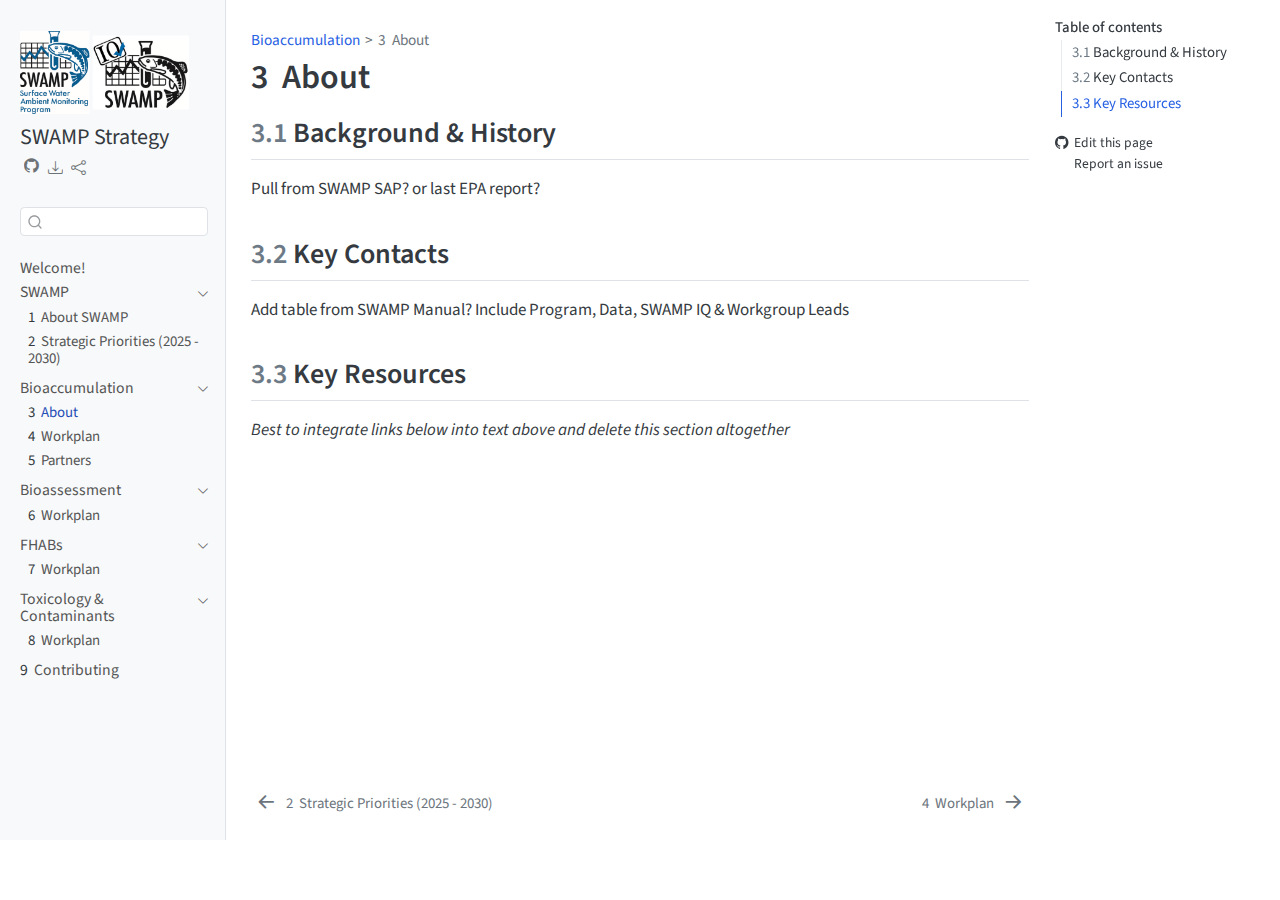
<file: bioac-about.html>
<!DOCTYPE html>
<html xmlns="http://www.w3.org/1999/xhtml" lang="en" xml:lang="en"><head>

<meta charset="utf-8">
<meta name="generator" content="quarto-1.4.554">

<meta name="viewport" content="width=device-width, initial-scale=1.0, user-scalable=yes">


<title>SWAMP Strategy - 3&nbsp; About</title>
<style>
code{white-space: pre-wrap;}
span.smallcaps{font-variant: small-caps;}
div.columns{display: flex; gap: min(4vw, 1.5em);}
div.column{flex: auto; overflow-x: auto;}
div.hanging-indent{margin-left: 1.5em; text-indent: -1.5em;}
ul.task-list{list-style: none;}
ul.task-list li input[type="checkbox"] {
  width: 0.8em;
  margin: 0 0.8em 0.2em -1em; /* quarto-specific, see https://github.com/quarto-dev/quarto-cli/issues/4556 */ 
  vertical-align: middle;
}
</style>


<script src="site_libs/quarto-nav/quarto-nav.js"></script>
<script src="site_libs/quarto-nav/headroom.min.js"></script>
<script src="site_libs/clipboard/clipboard.min.js"></script>
<script src="site_libs/quarto-search/autocomplete.umd.js"></script>
<script src="site_libs/quarto-search/fuse.min.js"></script>
<script src="site_libs/quarto-search/quarto-search.js"></script>
<meta name="quarto:offset" content="./">
<link href="./bioac-workplan.html" rel="next">
<link href="./swamp-priorities.html" rel="prev">
<script src="site_libs/quarto-html/quarto.js"></script>
<script src="site_libs/quarto-html/popper.min.js"></script>
<script src="site_libs/quarto-html/tippy.umd.min.js"></script>
<script src="site_libs/quarto-html/anchor.min.js"></script>
<link href="site_libs/quarto-html/tippy.css" rel="stylesheet">
<link href="site_libs/quarto-html/quarto-syntax-highlighting.css" rel="stylesheet" id="quarto-text-highlighting-styles">
<script src="site_libs/bootstrap/bootstrap.min.js"></script>
<link href="site_libs/bootstrap/bootstrap-icons.css" rel="stylesheet">
<link href="site_libs/bootstrap/bootstrap.min.css" rel="stylesheet" id="quarto-bootstrap" data-mode="light">
<script id="quarto-search-options" type="application/json">{
  "location": "sidebar",
  "copy-button": false,
  "collapse-after": 3,
  "panel-placement": "start",
  "type": "textbox",
  "limit": 50,
  "keyboard-shortcut": [
    "f",
    "/",
    "s"
  ],
  "show-item-context": false,
  "language": {
    "search-no-results-text": "No results",
    "search-matching-documents-text": "matching documents",
    "search-copy-link-title": "Copy link to search",
    "search-hide-matches-text": "Hide additional matches",
    "search-more-match-text": "more match in this document",
    "search-more-matches-text": "more matches in this document",
    "search-clear-button-title": "Clear",
    "search-text-placeholder": "",
    "search-detached-cancel-button-title": "Cancel",
    "search-submit-button-title": "Submit",
    "search-label": "Search"
  }
}</script>


</head>

<body class="nav-sidebar docked">

<div id="quarto-search-results"></div>
  <header id="quarto-header" class="headroom fixed-top">
  <nav class="quarto-secondary-nav">
    <div class="container-fluid d-flex">
      <button type="button" class="quarto-btn-toggle btn" data-bs-toggle="collapse" data-bs-target=".quarto-sidebar-collapse-item" aria-controls="quarto-sidebar" aria-expanded="false" aria-label="Toggle sidebar navigation" onclick="if (window.quartoToggleHeadroom) { window.quartoToggleHeadroom(); }">
        <i class="bi bi-layout-text-sidebar-reverse"></i>
      </button>
        <nav class="quarto-page-breadcrumbs" aria-label="breadcrumb"><ol class="breadcrumb"><li class="breadcrumb-item"><a href="./bioac-about.html">Bioaccumulation</a></li><li class="breadcrumb-item"><a href="./bioac-about.html"><span class="chapter-number">3</span>&nbsp; <span class="chapter-title">About</span></a></li></ol></nav>
        <a class="flex-grow-1" role="button" data-bs-toggle="collapse" data-bs-target=".quarto-sidebar-collapse-item" aria-controls="quarto-sidebar" aria-expanded="false" aria-label="Toggle sidebar navigation" onclick="if (window.quartoToggleHeadroom) { window.quartoToggleHeadroom(); }">      
        </a>
      <button type="button" class="btn quarto-search-button" aria-label="" onclick="window.quartoOpenSearch();">
        <i class="bi bi-search"></i>
      </button>
    </div>
  </nav>
</header>
<!-- content -->
<div id="quarto-content" class="quarto-container page-columns page-rows-contents page-layout-article">
<!-- sidebar -->
  <nav id="quarto-sidebar" class="sidebar collapse collapse-horizontal quarto-sidebar-collapse-item sidebar-navigation docked overflow-auto">
    <div class="pt-lg-2 mt-2 text-left sidebar-header sidebar-header-stacked">
      <a href="./index.html" class="sidebar-logo-link">
      <img src="./images/swamp-iq-logos.png" alt="" class="sidebar-logo py-0 d-lg-inline d-none">
      </a>
    <div class="sidebar-title mb-0 py-0">
      <a href="./">SWAMP Strategy</a> 
        <div class="sidebar-tools-main tools-wide">
    <a href="https://github.com/CAWaterBoardDataCenter/swamp-strategy" title="Source Code" class="quarto-navigation-tool px-1" aria-label="Source Code"><i class="bi bi-github"></i></a>
    <div class="dropdown">
      <a href="" title="Download" id="quarto-navigation-tool-dropdown-0" class="quarto-navigation-tool dropdown-toggle px-1" data-bs-toggle="dropdown" aria-expanded="false" aria-label="Download"><i class="bi bi-download"></i></a>
      <ul class="dropdown-menu" aria-labelledby="quarto-navigation-tool-dropdown-0">
          <li>
            <a class="dropdown-item sidebar-tools-main-item" href="./SWAMP-Strategy.pdf">
              <i class="bi bi-bi-file-pdf pe-1"></i>
            Download PDF
            </a>
          </li>
          <li>
            <a class="dropdown-item sidebar-tools-main-item" href="./SWAMP-Strategy.epub">
              <i class="bi bi-bi-journal pe-1"></i>
            Download ePub
            </a>
          </li>
      </ul>
    </div>
    <div class="dropdown">
      <a href="" title="Share" id="quarto-navigation-tool-dropdown-1" class="quarto-navigation-tool dropdown-toggle px-1" data-bs-toggle="dropdown" aria-expanded="false" aria-label="Share"><i class="bi bi-share"></i></a>
      <ul class="dropdown-menu" aria-labelledby="quarto-navigation-tool-dropdown-1">
          <li>
            <a class="dropdown-item sidebar-tools-main-item" href="https://twitter.com/intent/tweet?url=|url|">
              <i class="bi bi-bi-twitter pe-1"></i>
            Twitter
            </a>
          </li>
          <li>
            <a class="dropdown-item sidebar-tools-main-item" href="https://www.facebook.com/sharer/sharer.php?u=|url|">
              <i class="bi bi-bi-facebook pe-1"></i>
            Facebook
            </a>
          </li>
      </ul>
    </div>
</div>
    </div>
      </div>
        <div class="mt-2 flex-shrink-0 align-items-center">
        <div class="sidebar-search">
        <div id="quarto-search" class="" title="Search"></div>
        </div>
        </div>
    <div class="sidebar-menu-container"> 
    <ul class="list-unstyled mt-1">
        <li class="sidebar-item">
  <div class="sidebar-item-container"> 
  <a href="./index.html" class="sidebar-item-text sidebar-link">
 <span class="menu-text">Welcome!</span></a>
  </div>
</li>
        <li class="sidebar-item sidebar-item-section">
      <div class="sidebar-item-container"> 
            <a class="sidebar-item-text sidebar-link text-start" data-bs-toggle="collapse" data-bs-target="#quarto-sidebar-section-1" aria-expanded="true">
 <span class="menu-text">SWAMP</span></a>
          <a class="sidebar-item-toggle text-start" data-bs-toggle="collapse" data-bs-target="#quarto-sidebar-section-1" aria-expanded="true" aria-label="Toggle section">
            <i class="bi bi-chevron-right ms-2"></i>
          </a> 
      </div>
      <ul id="quarto-sidebar-section-1" class="collapse list-unstyled sidebar-section depth1 show">  
          <li class="sidebar-item">
  <div class="sidebar-item-container"> 
  <a href="./swamp-about.html" class="sidebar-item-text sidebar-link">
 <span class="menu-text"><span class="chapter-number">1</span>&nbsp; <span class="chapter-title">About SWAMP</span></span></a>
  </div>
</li>
          <li class="sidebar-item">
  <div class="sidebar-item-container"> 
  <a href="./swamp-priorities.html" class="sidebar-item-text sidebar-link">
 <span class="menu-text"><span class="chapter-number">2</span>&nbsp; <span class="chapter-title">Strategic Priorities (2025 - 2030)</span></span></a>
  </div>
</li>
      </ul>
  </li>
        <li class="sidebar-item sidebar-item-section">
      <div class="sidebar-item-container"> 
            <a class="sidebar-item-text sidebar-link text-start" data-bs-toggle="collapse" data-bs-target="#quarto-sidebar-section-2" aria-expanded="true">
 <span class="menu-text">Bioaccumulation</span></a>
          <a class="sidebar-item-toggle text-start" data-bs-toggle="collapse" data-bs-target="#quarto-sidebar-section-2" aria-expanded="true" aria-label="Toggle section">
            <i class="bi bi-chevron-right ms-2"></i>
          </a> 
      </div>
      <ul id="quarto-sidebar-section-2" class="collapse list-unstyled sidebar-section depth1 show">  
          <li class="sidebar-item">
  <div class="sidebar-item-container"> 
  <a href="./bioac-about.html" class="sidebar-item-text sidebar-link active">
 <span class="menu-text"><span class="chapter-number">3</span>&nbsp; <span class="chapter-title">About</span></span></a>
  </div>
</li>
          <li class="sidebar-item">
  <div class="sidebar-item-container"> 
  <a href="./bioac-workplan.html" class="sidebar-item-text sidebar-link">
 <span class="menu-text"><span class="chapter-number">4</span>&nbsp; <span class="chapter-title">Workplan</span></span></a>
  </div>
</li>
          <li class="sidebar-item">
  <div class="sidebar-item-container"> 
  <a href="./bioac-network.html" class="sidebar-item-text sidebar-link">
 <span class="menu-text"><span class="chapter-number">5</span>&nbsp; <span class="chapter-title">Partners</span></span></a>
  </div>
</li>
      </ul>
  </li>
        <li class="sidebar-item sidebar-item-section">
      <div class="sidebar-item-container"> 
            <a class="sidebar-item-text sidebar-link text-start" data-bs-toggle="collapse" data-bs-target="#quarto-sidebar-section-3" aria-expanded="true">
 <span class="menu-text">Bioassessment</span></a>
          <a class="sidebar-item-toggle text-start" data-bs-toggle="collapse" data-bs-target="#quarto-sidebar-section-3" aria-expanded="true" aria-label="Toggle section">
            <i class="bi bi-chevron-right ms-2"></i>
          </a> 
      </div>
      <ul id="quarto-sidebar-section-3" class="collapse list-unstyled sidebar-section depth1 show">  
          <li class="sidebar-item">
  <div class="sidebar-item-container"> 
  <a href="./bioas-workplan.html" class="sidebar-item-text sidebar-link">
 <span class="menu-text"><span class="chapter-number">6</span>&nbsp; <span class="chapter-title">Workplan</span></span></a>
  </div>
</li>
      </ul>
  </li>
        <li class="sidebar-item sidebar-item-section">
      <div class="sidebar-item-container"> 
            <a class="sidebar-item-text sidebar-link text-start" data-bs-toggle="collapse" data-bs-target="#quarto-sidebar-section-4" aria-expanded="true">
 <span class="menu-text">FHABs</span></a>
          <a class="sidebar-item-toggle text-start" data-bs-toggle="collapse" data-bs-target="#quarto-sidebar-section-4" aria-expanded="true" aria-label="Toggle section">
            <i class="bi bi-chevron-right ms-2"></i>
          </a> 
      </div>
      <ul id="quarto-sidebar-section-4" class="collapse list-unstyled sidebar-section depth1 show">  
          <li class="sidebar-item">
  <div class="sidebar-item-container"> 
  <a href="./fhab-workplan.html" class="sidebar-item-text sidebar-link">
 <span class="menu-text"><span class="chapter-number">7</span>&nbsp; <span class="chapter-title">Workplan</span></span></a>
  </div>
</li>
      </ul>
  </li>
        <li class="sidebar-item sidebar-item-section">
      <div class="sidebar-item-container"> 
            <a class="sidebar-item-text sidebar-link text-start" data-bs-toggle="collapse" data-bs-target="#quarto-sidebar-section-5" aria-expanded="true">
 <span class="menu-text">Toxicology &amp; Contaminants</span></a>
          <a class="sidebar-item-toggle text-start" data-bs-toggle="collapse" data-bs-target="#quarto-sidebar-section-5" aria-expanded="true" aria-label="Toggle section">
            <i class="bi bi-chevron-right ms-2"></i>
          </a> 
      </div>
      <ul id="quarto-sidebar-section-5" class="collapse list-unstyled sidebar-section depth1 show">  
          <li class="sidebar-item">
  <div class="sidebar-item-container"> 
  <a href="./tox-workplan.html" class="sidebar-item-text sidebar-link">
 <span class="menu-text"><span class="chapter-number">8</span>&nbsp; <span class="chapter-title">Workplan</span></span></a>
  </div>
</li>
      </ul>
  </li>
        <li class="sidebar-item">
  <div class="sidebar-item-container"> 
  <a href="./contribute.html" class="sidebar-item-text sidebar-link">
 <span class="menu-text"><span class="chapter-number">9</span>&nbsp; <span class="chapter-title">Contributing</span></span></a>
  </div>
</li>
    </ul>
    </div>
</nav>
<div id="quarto-sidebar-glass" class="quarto-sidebar-collapse-item" data-bs-toggle="collapse" data-bs-target=".quarto-sidebar-collapse-item"></div>
<!-- margin-sidebar -->
    <div id="quarto-margin-sidebar" class="sidebar margin-sidebar">
        <nav id="TOC" role="doc-toc" class="toc-active">
    <h2 id="toc-title">Table of contents</h2>
   
  <ul>
  <li><a href="#background-history" id="toc-background-history" class="nav-link active" data-scroll-target="#background-history"><span class="header-section-number">3.1</span> Background &amp; History</a></li>
  <li><a href="#key-contacts" id="toc-key-contacts" class="nav-link" data-scroll-target="#key-contacts"><span class="header-section-number">3.2</span> Key Contacts</a></li>
  <li><a href="#key-resources" id="toc-key-resources" class="nav-link" data-scroll-target="#key-resources"><span class="header-section-number">3.3</span> Key Resources</a></li>
  </ul>
<div class="toc-actions"><ul><li><a href="https://github.com/CAWaterBoardDataCenter/swamp-strategy/edit/main/bioac-about.qmd" class="toc-action"><i class="bi bi-github"></i>Edit this page</a></li><li><a href="https://github.com/CAWaterBoardDataCenter/swamp-strategy/issues/new" class="toc-action"><i class="bi empty"></i>Report an issue</a></li></ul></div></nav>
    </div>
<!-- main -->
<main class="content" id="quarto-document-content">

<header id="title-block-header" class="quarto-title-block default"><nav class="quarto-page-breadcrumbs quarto-title-breadcrumbs d-none d-lg-block" aria-label="breadcrumb"><ol class="breadcrumb"><li class="breadcrumb-item"><a href="./bioac-about.html">Bioaccumulation</a></li><li class="breadcrumb-item"><a href="./bioac-about.html"><span class="chapter-number">3</span>&nbsp; <span class="chapter-title">About</span></a></li></ol></nav>
<div class="quarto-title">
<h1 class="title"><span class="chapter-number">3</span>&nbsp; <span class="chapter-title">About</span></h1>
</div>



<div class="quarto-title-meta">

    
  
    
  </div>
  


</header>


<section id="background-history" class="level2" data-number="3.1">
<h2 data-number="3.1" class="anchored" data-anchor-id="background-history"><span class="header-section-number">3.1</span> Background &amp; History</h2>
<p>Pull from SWAMP SAP? or last EPA report?</p>
</section>
<section id="key-contacts" class="level2" data-number="3.2">
<h2 data-number="3.2" class="anchored" data-anchor-id="key-contacts"><span class="header-section-number">3.2</span> Key Contacts</h2>
<p>Add table from SWAMP Manual? Include Program, Data, SWAMP IQ &amp; Workgroup Leads</p>
</section>
<section id="key-resources" class="level2" data-number="3.3">
<h2 data-number="3.3" class="anchored" data-anchor-id="key-resources"><span class="header-section-number">3.3</span> Key Resources</h2>
<p><em>Best to integrate links below into text above and delete this section altogether</em></p>


</section>

</main> <!-- /main -->
<script id="quarto-html-after-body" type="application/javascript">
window.document.addEventListener("DOMContentLoaded", function (event) {
  const toggleBodyColorMode = (bsSheetEl) => {
    const mode = bsSheetEl.getAttribute("data-mode");
    const bodyEl = window.document.querySelector("body");
    if (mode === "dark") {
      bodyEl.classList.add("quarto-dark");
      bodyEl.classList.remove("quarto-light");
    } else {
      bodyEl.classList.add("quarto-light");
      bodyEl.classList.remove("quarto-dark");
    }
  }
  const toggleBodyColorPrimary = () => {
    const bsSheetEl = window.document.querySelector("link#quarto-bootstrap");
    if (bsSheetEl) {
      toggleBodyColorMode(bsSheetEl);
    }
  }
  toggleBodyColorPrimary();  
  const icon = "";
  const anchorJS = new window.AnchorJS();
  anchorJS.options = {
    placement: 'right',
    icon: icon
  };
  anchorJS.add('.anchored');
  const isCodeAnnotation = (el) => {
    for (const clz of el.classList) {
      if (clz.startsWith('code-annotation-')) {                     
        return true;
      }
    }
    return false;
  }
  const clipboard = new window.ClipboardJS('.code-copy-button', {
    text: function(trigger) {
      const codeEl = trigger.previousElementSibling.cloneNode(true);
      for (const childEl of codeEl.children) {
        if (isCodeAnnotation(childEl)) {
          childEl.remove();
        }
      }
      return codeEl.innerText;
    }
  });
  clipboard.on('success', function(e) {
    // button target
    const button = e.trigger;
    // don't keep focus
    button.blur();
    // flash "checked"
    button.classList.add('code-copy-button-checked');
    var currentTitle = button.getAttribute("title");
    button.setAttribute("title", "Copied!");
    let tooltip;
    if (window.bootstrap) {
      button.setAttribute("data-bs-toggle", "tooltip");
      button.setAttribute("data-bs-placement", "left");
      button.setAttribute("data-bs-title", "Copied!");
      tooltip = new bootstrap.Tooltip(button, 
        { trigger: "manual", 
          customClass: "code-copy-button-tooltip",
          offset: [0, -8]});
      tooltip.show();    
    }
    setTimeout(function() {
      if (tooltip) {
        tooltip.hide();
        button.removeAttribute("data-bs-title");
        button.removeAttribute("data-bs-toggle");
        button.removeAttribute("data-bs-placement");
      }
      button.setAttribute("title", currentTitle);
      button.classList.remove('code-copy-button-checked');
    }, 1000);
    // clear code selection
    e.clearSelection();
  });
    var localhostRegex = new RegExp(/^(?:http|https):\/\/localhost\:?[0-9]*\//);
    var mailtoRegex = new RegExp(/^mailto:/);
      var filterRegex = new RegExp('/' + window.location.host + '/');
    var isInternal = (href) => {
        return filterRegex.test(href) || localhostRegex.test(href) || mailtoRegex.test(href);
    }
    // Inspect non-navigation links and adorn them if external
 	var links = window.document.querySelectorAll('a[href]:not(.nav-link):not(.navbar-brand):not(.toc-action):not(.sidebar-link):not(.sidebar-item-toggle):not(.pagination-link):not(.no-external):not([aria-hidden]):not(.dropdown-item):not(.quarto-navigation-tool)');
    for (var i=0; i<links.length; i++) {
      const link = links[i];
      if (!isInternal(link.href)) {
        // undo the damage that might have been done by quarto-nav.js in the case of
        // links that we want to consider external
        if (link.dataset.originalHref !== undefined) {
          link.href = link.dataset.originalHref;
        }
      }
    }
  function tippyHover(el, contentFn, onTriggerFn, onUntriggerFn) {
    const config = {
      allowHTML: true,
      maxWidth: 500,
      delay: 100,
      arrow: false,
      appendTo: function(el) {
          return el.parentElement;
      },
      interactive: true,
      interactiveBorder: 10,
      theme: 'quarto',
      placement: 'bottom-start',
    };
    if (contentFn) {
      config.content = contentFn;
    }
    if (onTriggerFn) {
      config.onTrigger = onTriggerFn;
    }
    if (onUntriggerFn) {
      config.onUntrigger = onUntriggerFn;
    }
    window.tippy(el, config); 
  }
  const noterefs = window.document.querySelectorAll('a[role="doc-noteref"]');
  for (var i=0; i<noterefs.length; i++) {
    const ref = noterefs[i];
    tippyHover(ref, function() {
      // use id or data attribute instead here
      let href = ref.getAttribute('data-footnote-href') || ref.getAttribute('href');
      try { href = new URL(href).hash; } catch {}
      const id = href.replace(/^#\/?/, "");
      const note = window.document.getElementById(id);
      if (note) {
        return note.innerHTML;
      } else {
        return "";
      }
    });
  }
  const xrefs = window.document.querySelectorAll('a.quarto-xref');
  const processXRef = (id, note) => {
    // Strip column container classes
    const stripColumnClz = (el) => {
      el.classList.remove("page-full", "page-columns");
      if (el.children) {
        for (const child of el.children) {
          stripColumnClz(child);
        }
      }
    }
    stripColumnClz(note)
    if (id === null || id.startsWith('sec-')) {
      // Special case sections, only their first couple elements
      const container = document.createElement("div");
      if (note.children && note.children.length > 2) {
        container.appendChild(note.children[0].cloneNode(true));
        for (let i = 1; i < note.children.length; i++) {
          const child = note.children[i];
          if (child.tagName === "P" && child.innerText === "") {
            continue;
          } else {
            container.appendChild(child.cloneNode(true));
            break;
          }
        }
        if (window.Quarto?.typesetMath) {
          window.Quarto.typesetMath(container);
        }
        return container.innerHTML
      } else {
        if (window.Quarto?.typesetMath) {
          window.Quarto.typesetMath(note);
        }
        return note.innerHTML;
      }
    } else {
      // Remove any anchor links if they are present
      const anchorLink = note.querySelector('a.anchorjs-link');
      if (anchorLink) {
        anchorLink.remove();
      }
      if (window.Quarto?.typesetMath) {
        window.Quarto.typesetMath(note);
      }
      // TODO in 1.5, we should make sure this works without a callout special case
      if (note.classList.contains("callout")) {
        return note.outerHTML;
      } else {
        return note.innerHTML;
      }
    }
  }
  for (var i=0; i<xrefs.length; i++) {
    const xref = xrefs[i];
    tippyHover(xref, undefined, function(instance) {
      instance.disable();
      let url = xref.getAttribute('href');
      let hash = undefined; 
      if (url.startsWith('#')) {
        hash = url;
      } else {
        try { hash = new URL(url).hash; } catch {}
      }
      if (hash) {
        const id = hash.replace(/^#\/?/, "");
        const note = window.document.getElementById(id);
        if (note !== null) {
          try {
            const html = processXRef(id, note.cloneNode(true));
            instance.setContent(html);
          } finally {
            instance.enable();
            instance.show();
          }
        } else {
          // See if we can fetch this
          fetch(url.split('#')[0])
          .then(res => res.text())
          .then(html => {
            const parser = new DOMParser();
            const htmlDoc = parser.parseFromString(html, "text/html");
            const note = htmlDoc.getElementById(id);
            if (note !== null) {
              const html = processXRef(id, note);
              instance.setContent(html);
            } 
          }).finally(() => {
            instance.enable();
            instance.show();
          });
        }
      } else {
        // See if we can fetch a full url (with no hash to target)
        // This is a special case and we should probably do some content thinning / targeting
        fetch(url)
        .then(res => res.text())
        .then(html => {
          const parser = new DOMParser();
          const htmlDoc = parser.parseFromString(html, "text/html");
          const note = htmlDoc.querySelector('main.content');
          if (note !== null) {
            // This should only happen for chapter cross references
            // (since there is no id in the URL)
            // remove the first header
            if (note.children.length > 0 && note.children[0].tagName === "HEADER") {
              note.children[0].remove();
            }
            const html = processXRef(null, note);
            instance.setContent(html);
          } 
        }).finally(() => {
          instance.enable();
          instance.show();
        });
      }
    }, function(instance) {
    });
  }
      let selectedAnnoteEl;
      const selectorForAnnotation = ( cell, annotation) => {
        let cellAttr = 'data-code-cell="' + cell + '"';
        let lineAttr = 'data-code-annotation="' +  annotation + '"';
        const selector = 'span[' + cellAttr + '][' + lineAttr + ']';
        return selector;
      }
      const selectCodeLines = (annoteEl) => {
        const doc = window.document;
        const targetCell = annoteEl.getAttribute("data-target-cell");
        const targetAnnotation = annoteEl.getAttribute("data-target-annotation");
        const annoteSpan = window.document.querySelector(selectorForAnnotation(targetCell, targetAnnotation));
        const lines = annoteSpan.getAttribute("data-code-lines").split(",");
        const lineIds = lines.map((line) => {
          return targetCell + "-" + line;
        })
        let top = null;
        let height = null;
        let parent = null;
        if (lineIds.length > 0) {
            //compute the position of the single el (top and bottom and make a div)
            const el = window.document.getElementById(lineIds[0]);
            top = el.offsetTop;
            height = el.offsetHeight;
            parent = el.parentElement.parentElement;
          if (lineIds.length > 1) {
            const lastEl = window.document.getElementById(lineIds[lineIds.length - 1]);
            const bottom = lastEl.offsetTop + lastEl.offsetHeight;
            height = bottom - top;
          }
          if (top !== null && height !== null && parent !== null) {
            // cook up a div (if necessary) and position it 
            let div = window.document.getElementById("code-annotation-line-highlight");
            if (div === null) {
              div = window.document.createElement("div");
              div.setAttribute("id", "code-annotation-line-highlight");
              div.style.position = 'absolute';
              parent.appendChild(div);
            }
            div.style.top = top - 2 + "px";
            div.style.height = height + 4 + "px";
            div.style.left = 0;
            let gutterDiv = window.document.getElementById("code-annotation-line-highlight-gutter");
            if (gutterDiv === null) {
              gutterDiv = window.document.createElement("div");
              gutterDiv.setAttribute("id", "code-annotation-line-highlight-gutter");
              gutterDiv.style.position = 'absolute';
              const codeCell = window.document.getElementById(targetCell);
              const gutter = codeCell.querySelector('.code-annotation-gutter');
              gutter.appendChild(gutterDiv);
            }
            gutterDiv.style.top = top - 2 + "px";
            gutterDiv.style.height = height + 4 + "px";
          }
          selectedAnnoteEl = annoteEl;
        }
      };
      const unselectCodeLines = () => {
        const elementsIds = ["code-annotation-line-highlight", "code-annotation-line-highlight-gutter"];
        elementsIds.forEach((elId) => {
          const div = window.document.getElementById(elId);
          if (div) {
            div.remove();
          }
        });
        selectedAnnoteEl = undefined;
      };
        // Handle positioning of the toggle
    window.addEventListener(
      "resize",
      throttle(() => {
        elRect = undefined;
        if (selectedAnnoteEl) {
          selectCodeLines(selectedAnnoteEl);
        }
      }, 10)
    );
    function throttle(fn, ms) {
    let throttle = false;
    let timer;
      return (...args) => {
        if(!throttle) { // first call gets through
            fn.apply(this, args);
            throttle = true;
        } else { // all the others get throttled
            if(timer) clearTimeout(timer); // cancel #2
            timer = setTimeout(() => {
              fn.apply(this, args);
              timer = throttle = false;
            }, ms);
        }
      };
    }
      // Attach click handler to the DT
      const annoteDls = window.document.querySelectorAll('dt[data-target-cell]');
      for (const annoteDlNode of annoteDls) {
        annoteDlNode.addEventListener('click', (event) => {
          const clickedEl = event.target;
          if (clickedEl !== selectedAnnoteEl) {
            unselectCodeLines();
            const activeEl = window.document.querySelector('dt[data-target-cell].code-annotation-active');
            if (activeEl) {
              activeEl.classList.remove('code-annotation-active');
            }
            selectCodeLines(clickedEl);
            clickedEl.classList.add('code-annotation-active');
          } else {
            // Unselect the line
            unselectCodeLines();
            clickedEl.classList.remove('code-annotation-active');
          }
        });
      }
  const findCites = (el) => {
    const parentEl = el.parentElement;
    if (parentEl) {
      const cites = parentEl.dataset.cites;
      if (cites) {
        return {
          el,
          cites: cites.split(' ')
        };
      } else {
        return findCites(el.parentElement)
      }
    } else {
      return undefined;
    }
  };
  var bibliorefs = window.document.querySelectorAll('a[role="doc-biblioref"]');
  for (var i=0; i<bibliorefs.length; i++) {
    const ref = bibliorefs[i];
    const citeInfo = findCites(ref);
    if (citeInfo) {
      tippyHover(citeInfo.el, function() {
        var popup = window.document.createElement('div');
        citeInfo.cites.forEach(function(cite) {
          var citeDiv = window.document.createElement('div');
          citeDiv.classList.add('hanging-indent');
          citeDiv.classList.add('csl-entry');
          var biblioDiv = window.document.getElementById('ref-' + cite);
          if (biblioDiv) {
            citeDiv.innerHTML = biblioDiv.innerHTML;
          }
          popup.appendChild(citeDiv);
        });
        return popup.innerHTML;
      });
    }
  }
});
</script>
<nav class="page-navigation">
  <div class="nav-page nav-page-previous">
      <a href="./swamp-priorities.html" class="pagination-link" aria-label="Strategic Priorities (2025 - 2030)">
        <i class="bi bi-arrow-left-short"></i> <span class="nav-page-text"><span class="chapter-number">2</span>&nbsp; <span class="chapter-title">Strategic Priorities (2025 - 2030)</span></span>
      </a>          
  </div>
  <div class="nav-page nav-page-next">
      <a href="./bioac-workplan.html" class="pagination-link" aria-label="Workplan">
        <span class="nav-page-text"><span class="chapter-number">4</span>&nbsp; <span class="chapter-title">Workplan</span></span> <i class="bi bi-arrow-right-short"></i>
      </a>
  </div>
</nav>
</div> <!-- /content -->




<footer class="footer"><div class="nav-footer"><div class="nav-footer-center"><div class="toc-actions d-sm-block d-md-none"><ul><li><a href="https://github.com/CAWaterBoardDataCenter/swamp-strategy/edit/main/bioac-about.qmd" class="toc-action"><i class="bi bi-github"></i>Edit this page</a></li><li><a href="https://github.com/CAWaterBoardDataCenter/swamp-strategy/issues/new" class="toc-action"><i class="bi empty"></i>Report an issue</a></li></ul></div></div></div></footer></body></html>
</file>
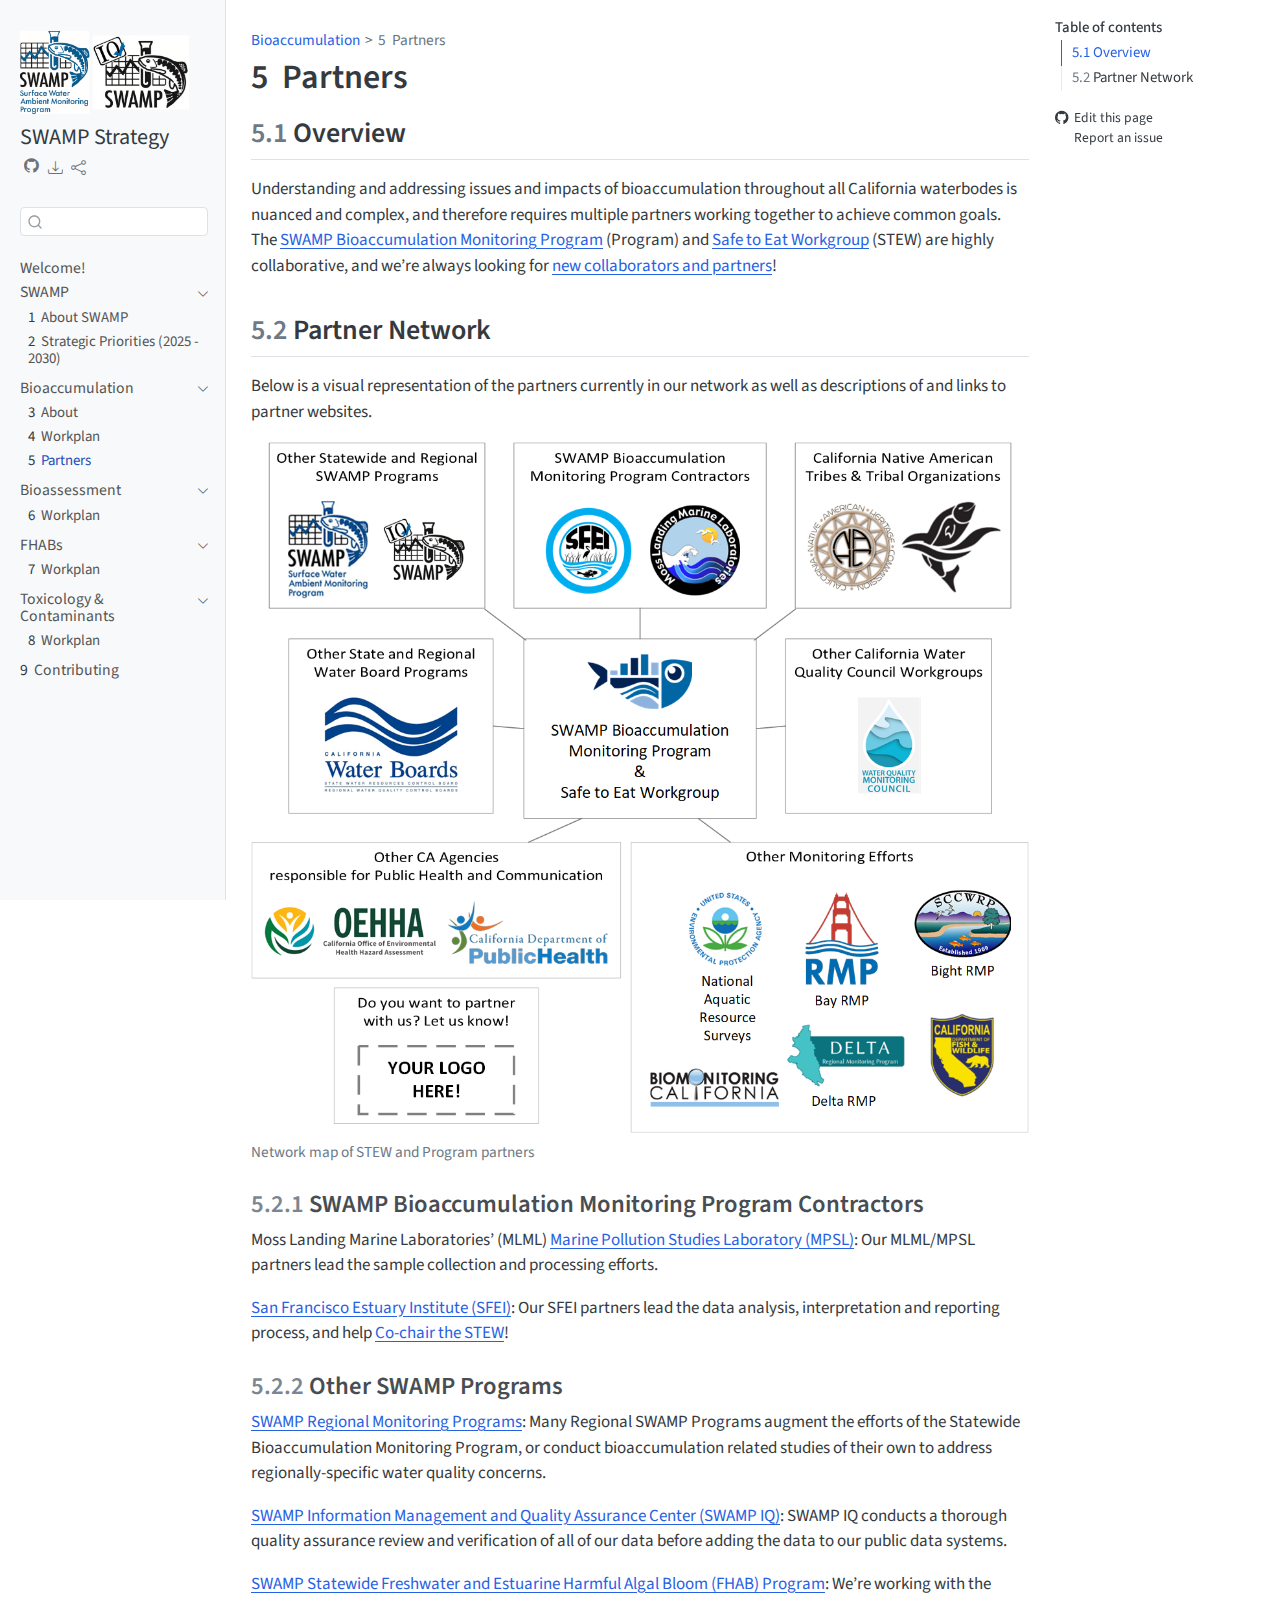
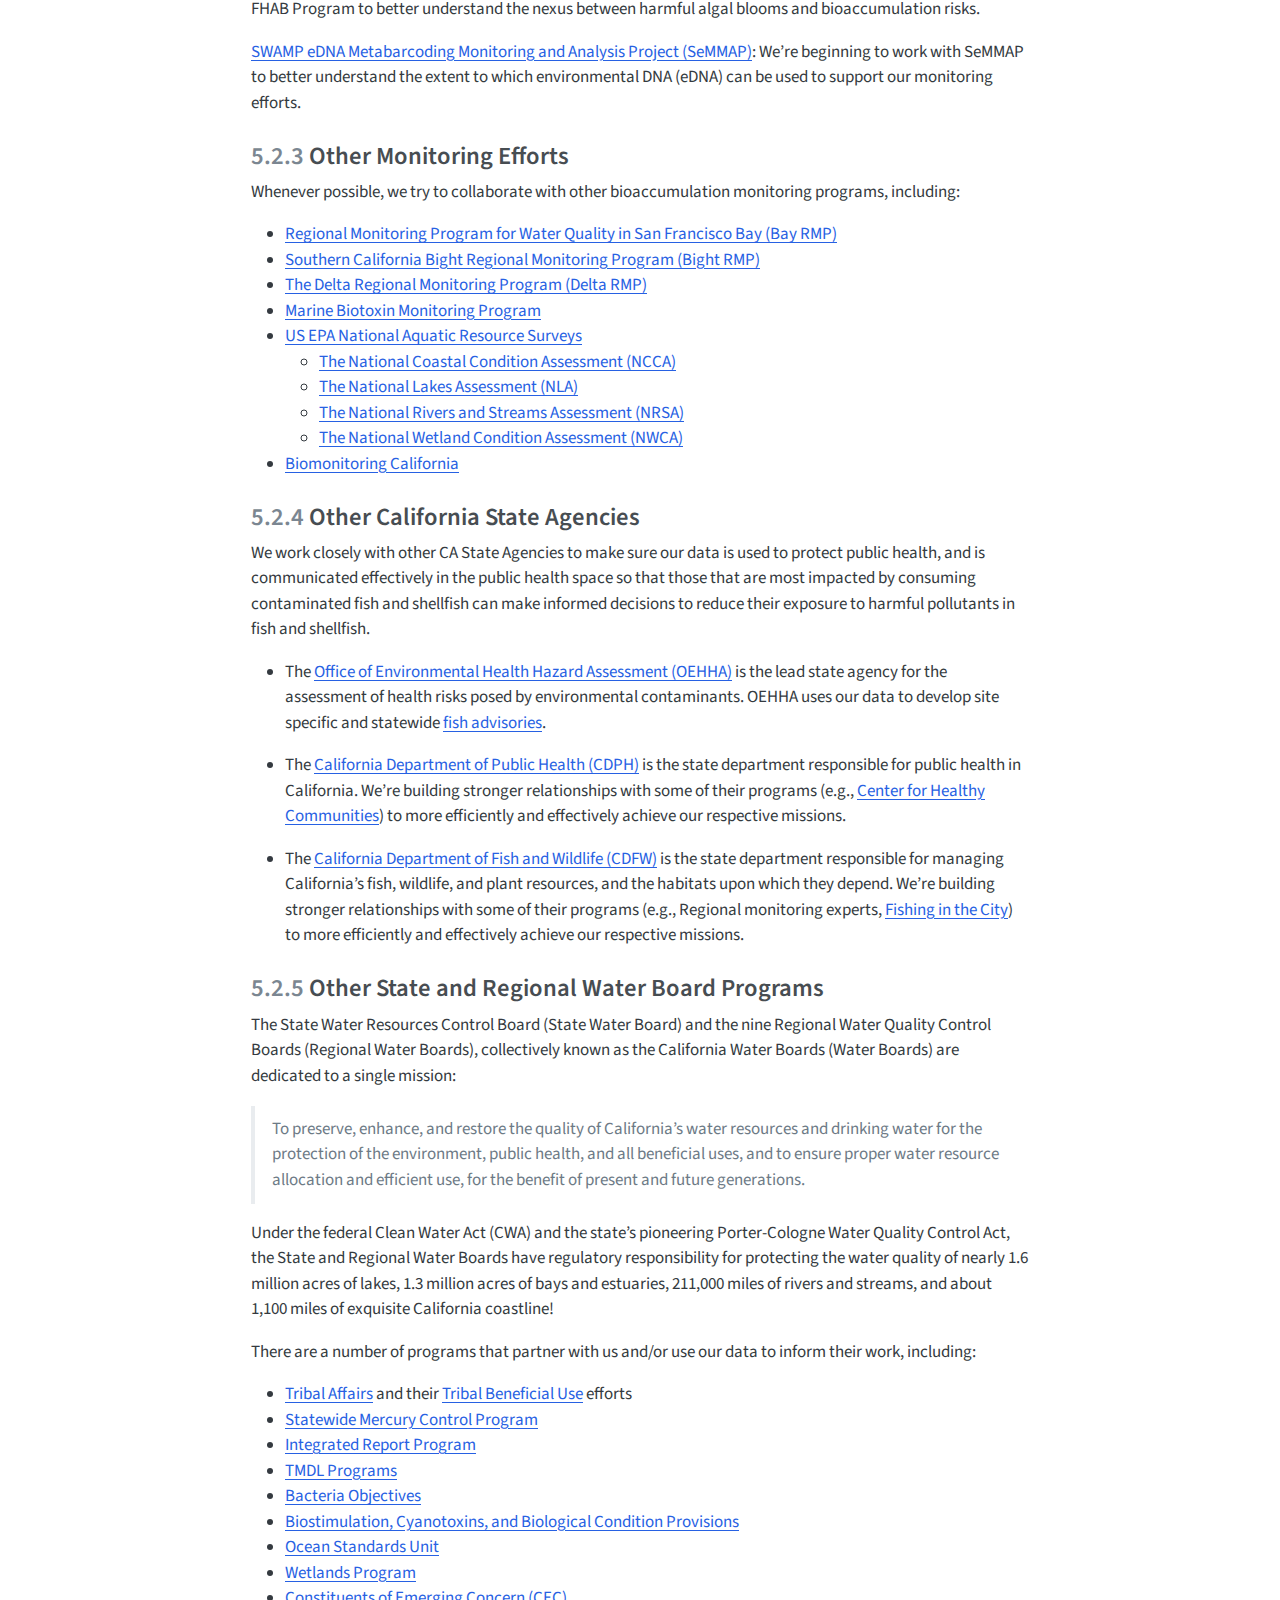
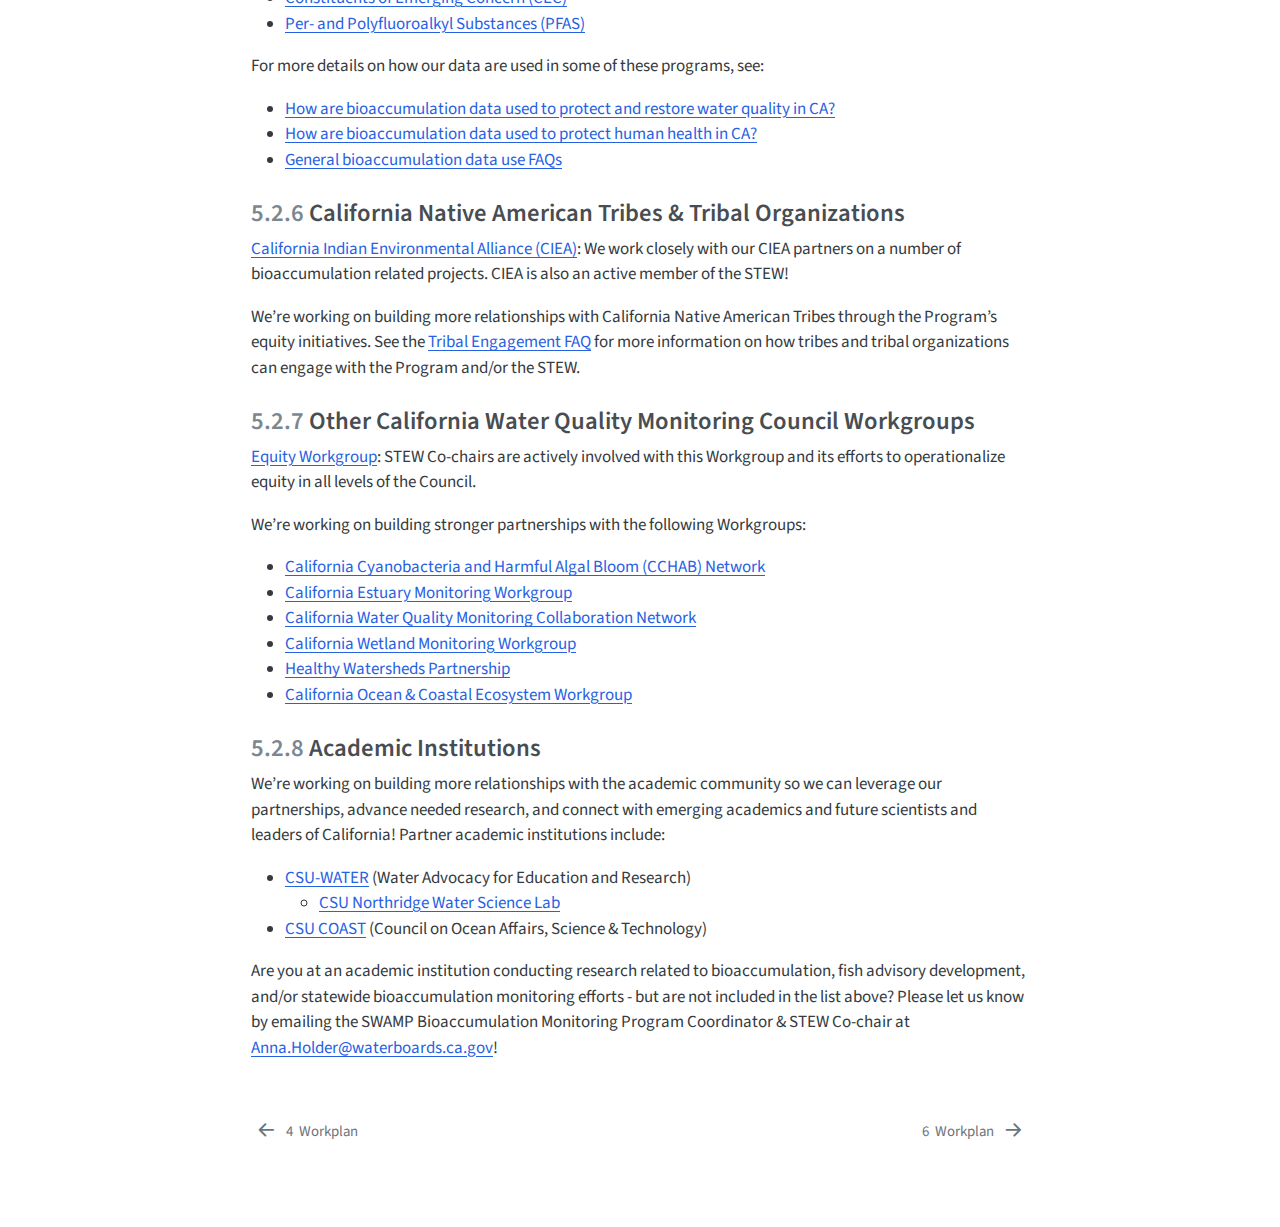
<file: bioac-network.html>
<!DOCTYPE html>
<html xmlns="http://www.w3.org/1999/xhtml" lang="en" xml:lang="en"><head>

<meta charset="utf-8">
<meta name="generator" content="quarto-1.4.554">

<meta name="viewport" content="width=device-width, initial-scale=1.0, user-scalable=yes">


<title>SWAMP Strategy - 5&nbsp; Partners</title>
<style>
code{white-space: pre-wrap;}
span.smallcaps{font-variant: small-caps;}
div.columns{display: flex; gap: min(4vw, 1.5em);}
div.column{flex: auto; overflow-x: auto;}
div.hanging-indent{margin-left: 1.5em; text-indent: -1.5em;}
ul.task-list{list-style: none;}
ul.task-list li input[type="checkbox"] {
  width: 0.8em;
  margin: 0 0.8em 0.2em -1em; /* quarto-specific, see https://github.com/quarto-dev/quarto-cli/issues/4556 */ 
  vertical-align: middle;
}
</style>


<script src="site_libs/quarto-nav/quarto-nav.js"></script>
<script src="site_libs/quarto-nav/headroom.min.js"></script>
<script src="site_libs/clipboard/clipboard.min.js"></script>
<script src="site_libs/quarto-search/autocomplete.umd.js"></script>
<script src="site_libs/quarto-search/fuse.min.js"></script>
<script src="site_libs/quarto-search/quarto-search.js"></script>
<meta name="quarto:offset" content="./">
<link href="./bioas-workplan.html" rel="next">
<link href="./bioac-workplan.html" rel="prev">
<script src="site_libs/quarto-html/quarto.js"></script>
<script src="site_libs/quarto-html/popper.min.js"></script>
<script src="site_libs/quarto-html/tippy.umd.min.js"></script>
<script src="site_libs/quarto-html/anchor.min.js"></script>
<link href="site_libs/quarto-html/tippy.css" rel="stylesheet">
<link href="site_libs/quarto-html/quarto-syntax-highlighting.css" rel="stylesheet" id="quarto-text-highlighting-styles">
<script src="site_libs/bootstrap/bootstrap.min.js"></script>
<link href="site_libs/bootstrap/bootstrap-icons.css" rel="stylesheet">
<link href="site_libs/bootstrap/bootstrap.min.css" rel="stylesheet" id="quarto-bootstrap" data-mode="light">
<script id="quarto-search-options" type="application/json">{
  "location": "sidebar",
  "copy-button": false,
  "collapse-after": 3,
  "panel-placement": "start",
  "type": "textbox",
  "limit": 50,
  "keyboard-shortcut": [
    "f",
    "/",
    "s"
  ],
  "show-item-context": false,
  "language": {
    "search-no-results-text": "No results",
    "search-matching-documents-text": "matching documents",
    "search-copy-link-title": "Copy link to search",
    "search-hide-matches-text": "Hide additional matches",
    "search-more-match-text": "more match in this document",
    "search-more-matches-text": "more matches in this document",
    "search-clear-button-title": "Clear",
    "search-text-placeholder": "",
    "search-detached-cancel-button-title": "Cancel",
    "search-submit-button-title": "Submit",
    "search-label": "Search"
  }
}</script>


</head>

<body class="nav-sidebar docked">

<div id="quarto-search-results"></div>
  <header id="quarto-header" class="headroom fixed-top">
  <nav class="quarto-secondary-nav">
    <div class="container-fluid d-flex">
      <button type="button" class="quarto-btn-toggle btn" data-bs-toggle="collapse" data-bs-target=".quarto-sidebar-collapse-item" aria-controls="quarto-sidebar" aria-expanded="false" aria-label="Toggle sidebar navigation" onclick="if (window.quartoToggleHeadroom) { window.quartoToggleHeadroom(); }">
        <i class="bi bi-layout-text-sidebar-reverse"></i>
      </button>
        <nav class="quarto-page-breadcrumbs" aria-label="breadcrumb"><ol class="breadcrumb"><li class="breadcrumb-item"><a href="./bioac-about.html">Bioaccumulation</a></li><li class="breadcrumb-item"><a href="./bioac-network.html"><span class="chapter-number">5</span>&nbsp; <span class="chapter-title">Partners</span></a></li></ol></nav>
        <a class="flex-grow-1" role="button" data-bs-toggle="collapse" data-bs-target=".quarto-sidebar-collapse-item" aria-controls="quarto-sidebar" aria-expanded="false" aria-label="Toggle sidebar navigation" onclick="if (window.quartoToggleHeadroom) { window.quartoToggleHeadroom(); }">      
        </a>
      <button type="button" class="btn quarto-search-button" aria-label="" onclick="window.quartoOpenSearch();">
        <i class="bi bi-search"></i>
      </button>
    </div>
  </nav>
</header>
<!-- content -->
<div id="quarto-content" class="quarto-container page-columns page-rows-contents page-layout-article">
<!-- sidebar -->
  <nav id="quarto-sidebar" class="sidebar collapse collapse-horizontal quarto-sidebar-collapse-item sidebar-navigation docked overflow-auto">
    <div class="pt-lg-2 mt-2 text-left sidebar-header sidebar-header-stacked">
      <a href="./index.html" class="sidebar-logo-link">
      <img src="./images/swamp-iq-logos.png" alt="" class="sidebar-logo py-0 d-lg-inline d-none">
      </a>
    <div class="sidebar-title mb-0 py-0">
      <a href="./">SWAMP Strategy</a> 
        <div class="sidebar-tools-main tools-wide">
    <a href="https://github.com/CAWaterBoardDataCenter/swamp-strategy" title="Source Code" class="quarto-navigation-tool px-1" aria-label="Source Code"><i class="bi bi-github"></i></a>
    <div class="dropdown">
      <a href="" title="Download" id="quarto-navigation-tool-dropdown-0" class="quarto-navigation-tool dropdown-toggle px-1" data-bs-toggle="dropdown" aria-expanded="false" aria-label="Download"><i class="bi bi-download"></i></a>
      <ul class="dropdown-menu" aria-labelledby="quarto-navigation-tool-dropdown-0">
          <li>
            <a class="dropdown-item sidebar-tools-main-item" href="./SWAMP-Strategy.pdf">
              <i class="bi bi-bi-file-pdf pe-1"></i>
            Download PDF
            </a>
          </li>
          <li>
            <a class="dropdown-item sidebar-tools-main-item" href="./SWAMP-Strategy.epub">
              <i class="bi bi-bi-journal pe-1"></i>
            Download ePub
            </a>
          </li>
      </ul>
    </div>
    <div class="dropdown">
      <a href="" title="Share" id="quarto-navigation-tool-dropdown-1" class="quarto-navigation-tool dropdown-toggle px-1" data-bs-toggle="dropdown" aria-expanded="false" aria-label="Share"><i class="bi bi-share"></i></a>
      <ul class="dropdown-menu" aria-labelledby="quarto-navigation-tool-dropdown-1">
          <li>
            <a class="dropdown-item sidebar-tools-main-item" href="https://twitter.com/intent/tweet?url=|url|">
              <i class="bi bi-bi-twitter pe-1"></i>
            Twitter
            </a>
          </li>
          <li>
            <a class="dropdown-item sidebar-tools-main-item" href="https://www.facebook.com/sharer/sharer.php?u=|url|">
              <i class="bi bi-bi-facebook pe-1"></i>
            Facebook
            </a>
          </li>
      </ul>
    </div>
</div>
    </div>
      </div>
        <div class="mt-2 flex-shrink-0 align-items-center">
        <div class="sidebar-search">
        <div id="quarto-search" class="" title="Search"></div>
        </div>
        </div>
    <div class="sidebar-menu-container"> 
    <ul class="list-unstyled mt-1">
        <li class="sidebar-item">
  <div class="sidebar-item-container"> 
  <a href="./index.html" class="sidebar-item-text sidebar-link">
 <span class="menu-text">Welcome!</span></a>
  </div>
</li>
        <li class="sidebar-item sidebar-item-section">
      <div class="sidebar-item-container"> 
            <a class="sidebar-item-text sidebar-link text-start" data-bs-toggle="collapse" data-bs-target="#quarto-sidebar-section-1" aria-expanded="true">
 <span class="menu-text">SWAMP</span></a>
          <a class="sidebar-item-toggle text-start" data-bs-toggle="collapse" data-bs-target="#quarto-sidebar-section-1" aria-expanded="true" aria-label="Toggle section">
            <i class="bi bi-chevron-right ms-2"></i>
          </a> 
      </div>
      <ul id="quarto-sidebar-section-1" class="collapse list-unstyled sidebar-section depth1 show">  
          <li class="sidebar-item">
  <div class="sidebar-item-container"> 
  <a href="./swamp-about.html" class="sidebar-item-text sidebar-link">
 <span class="menu-text"><span class="chapter-number">1</span>&nbsp; <span class="chapter-title">About SWAMP</span></span></a>
  </div>
</li>
          <li class="sidebar-item">
  <div class="sidebar-item-container"> 
  <a href="./swamp-priorities.html" class="sidebar-item-text sidebar-link">
 <span class="menu-text"><span class="chapter-number">2</span>&nbsp; <span class="chapter-title">Strategic Priorities (2025 - 2030)</span></span></a>
  </div>
</li>
      </ul>
  </li>
        <li class="sidebar-item sidebar-item-section">
      <div class="sidebar-item-container"> 
            <a class="sidebar-item-text sidebar-link text-start" data-bs-toggle="collapse" data-bs-target="#quarto-sidebar-section-2" aria-expanded="true">
 <span class="menu-text">Bioaccumulation</span></a>
          <a class="sidebar-item-toggle text-start" data-bs-toggle="collapse" data-bs-target="#quarto-sidebar-section-2" aria-expanded="true" aria-label="Toggle section">
            <i class="bi bi-chevron-right ms-2"></i>
          </a> 
      </div>
      <ul id="quarto-sidebar-section-2" class="collapse list-unstyled sidebar-section depth1 show">  
          <li class="sidebar-item">
  <div class="sidebar-item-container"> 
  <a href="./bioac-about.html" class="sidebar-item-text sidebar-link">
 <span class="menu-text"><span class="chapter-number">3</span>&nbsp; <span class="chapter-title">About</span></span></a>
  </div>
</li>
          <li class="sidebar-item">
  <div class="sidebar-item-container"> 
  <a href="./bioac-workplan.html" class="sidebar-item-text sidebar-link">
 <span class="menu-text"><span class="chapter-number">4</span>&nbsp; <span class="chapter-title">Workplan</span></span></a>
  </div>
</li>
          <li class="sidebar-item">
  <div class="sidebar-item-container"> 
  <a href="./bioac-network.html" class="sidebar-item-text sidebar-link active">
 <span class="menu-text"><span class="chapter-number">5</span>&nbsp; <span class="chapter-title">Partners</span></span></a>
  </div>
</li>
      </ul>
  </li>
        <li class="sidebar-item sidebar-item-section">
      <div class="sidebar-item-container"> 
            <a class="sidebar-item-text sidebar-link text-start" data-bs-toggle="collapse" data-bs-target="#quarto-sidebar-section-3" aria-expanded="true">
 <span class="menu-text">Bioassessment</span></a>
          <a class="sidebar-item-toggle text-start" data-bs-toggle="collapse" data-bs-target="#quarto-sidebar-section-3" aria-expanded="true" aria-label="Toggle section">
            <i class="bi bi-chevron-right ms-2"></i>
          </a> 
      </div>
      <ul id="quarto-sidebar-section-3" class="collapse list-unstyled sidebar-section depth1 show">  
          <li class="sidebar-item">
  <div class="sidebar-item-container"> 
  <a href="./bioas-workplan.html" class="sidebar-item-text sidebar-link">
 <span class="menu-text"><span class="chapter-number">6</span>&nbsp; <span class="chapter-title">Workplan</span></span></a>
  </div>
</li>
      </ul>
  </li>
        <li class="sidebar-item sidebar-item-section">
      <div class="sidebar-item-container"> 
            <a class="sidebar-item-text sidebar-link text-start" data-bs-toggle="collapse" data-bs-target="#quarto-sidebar-section-4" aria-expanded="true">
 <span class="menu-text">FHABs</span></a>
          <a class="sidebar-item-toggle text-start" data-bs-toggle="collapse" data-bs-target="#quarto-sidebar-section-4" aria-expanded="true" aria-label="Toggle section">
            <i class="bi bi-chevron-right ms-2"></i>
          </a> 
      </div>
      <ul id="quarto-sidebar-section-4" class="collapse list-unstyled sidebar-section depth1 show">  
          <li class="sidebar-item">
  <div class="sidebar-item-container"> 
  <a href="./fhab-workplan.html" class="sidebar-item-text sidebar-link">
 <span class="menu-text"><span class="chapter-number">7</span>&nbsp; <span class="chapter-title">Workplan</span></span></a>
  </div>
</li>
      </ul>
  </li>
        <li class="sidebar-item sidebar-item-section">
      <div class="sidebar-item-container"> 
            <a class="sidebar-item-text sidebar-link text-start" data-bs-toggle="collapse" data-bs-target="#quarto-sidebar-section-5" aria-expanded="true">
 <span class="menu-text">Toxicology &amp; Contaminants</span></a>
          <a class="sidebar-item-toggle text-start" data-bs-toggle="collapse" data-bs-target="#quarto-sidebar-section-5" aria-expanded="true" aria-label="Toggle section">
            <i class="bi bi-chevron-right ms-2"></i>
          </a> 
      </div>
      <ul id="quarto-sidebar-section-5" class="collapse list-unstyled sidebar-section depth1 show">  
          <li class="sidebar-item">
  <div class="sidebar-item-container"> 
  <a href="./tox-workplan.html" class="sidebar-item-text sidebar-link">
 <span class="menu-text"><span class="chapter-number">8</span>&nbsp; <span class="chapter-title">Workplan</span></span></a>
  </div>
</li>
      </ul>
  </li>
        <li class="sidebar-item">
  <div class="sidebar-item-container"> 
  <a href="./contribute.html" class="sidebar-item-text sidebar-link">
 <span class="menu-text"><span class="chapter-number">9</span>&nbsp; <span class="chapter-title">Contributing</span></span></a>
  </div>
</li>
    </ul>
    </div>
</nav>
<div id="quarto-sidebar-glass" class="quarto-sidebar-collapse-item" data-bs-toggle="collapse" data-bs-target=".quarto-sidebar-collapse-item"></div>
<!-- margin-sidebar -->
    <div id="quarto-margin-sidebar" class="sidebar margin-sidebar">
        <nav id="TOC" role="doc-toc" class="toc-active">
    <h2 id="toc-title">Table of contents</h2>
   
  <ul>
  <li><a href="#overview" id="toc-overview" class="nav-link active" data-scroll-target="#overview"><span class="header-section-number">5.1</span> Overview</a></li>
  <li><a href="#partner-network" id="toc-partner-network" class="nav-link" data-scroll-target="#partner-network"><span class="header-section-number">5.2</span> Partner Network</a>
  <ul class="collapse">
  <li><a href="#swamp-bioaccumulation-monitoring-program-contractors" id="toc-swamp-bioaccumulation-monitoring-program-contractors" class="nav-link" data-scroll-target="#swamp-bioaccumulation-monitoring-program-contractors"><span class="header-section-number">5.2.1</span> SWAMP Bioaccumulation Monitoring Program Contractors</a></li>
  <li><a href="#other-swamp-programs" id="toc-other-swamp-programs" class="nav-link" data-scroll-target="#other-swamp-programs"><span class="header-section-number">5.2.2</span> Other SWAMP Programs</a></li>
  <li><a href="#other-monitoring-efforts" id="toc-other-monitoring-efforts" class="nav-link" data-scroll-target="#other-monitoring-efforts"><span class="header-section-number">5.2.3</span> Other Monitoring Efforts</a></li>
  <li><a href="#other-california-state-agencies" id="toc-other-california-state-agencies" class="nav-link" data-scroll-target="#other-california-state-agencies"><span class="header-section-number">5.2.4</span> Other California State Agencies</a></li>
  <li><a href="#other-state-and-regional-water-board-programs" id="toc-other-state-and-regional-water-board-programs" class="nav-link" data-scroll-target="#other-state-and-regional-water-board-programs"><span class="header-section-number">5.2.5</span> Other State and Regional Water Board Programs</a></li>
  <li><a href="#california-native-american-tribes-tribal-organizations" id="toc-california-native-american-tribes-tribal-organizations" class="nav-link" data-scroll-target="#california-native-american-tribes-tribal-organizations"><span class="header-section-number">5.2.6</span> California Native American Tribes &amp; Tribal Organizations</a></li>
  <li><a href="#other-california-water-quality-monitoring-council-workgroups" id="toc-other-california-water-quality-monitoring-council-workgroups" class="nav-link" data-scroll-target="#other-california-water-quality-monitoring-council-workgroups"><span class="header-section-number">5.2.7</span> Other California Water Quality Monitoring Council Workgroups</a></li>
  <li><a href="#academic-institutions" id="toc-academic-institutions" class="nav-link" data-scroll-target="#academic-institutions"><span class="header-section-number">5.2.8</span> Academic Institutions</a></li>
  </ul></li>
  </ul>
<div class="toc-actions"><ul><li><a href="https://github.com/CAWaterBoardDataCenter/swamp-strategy/edit/main/bioac-network.qmd" class="toc-action"><i class="bi bi-github"></i>Edit this page</a></li><li><a href="https://github.com/CAWaterBoardDataCenter/swamp-strategy/issues/new" class="toc-action"><i class="bi empty"></i>Report an issue</a></li></ul></div></nav>
    </div>
<!-- main -->
<main class="content" id="quarto-document-content">

<header id="title-block-header" class="quarto-title-block default"><nav class="quarto-page-breadcrumbs quarto-title-breadcrumbs d-none d-lg-block" aria-label="breadcrumb"><ol class="breadcrumb"><li class="breadcrumb-item"><a href="./bioac-about.html">Bioaccumulation</a></li><li class="breadcrumb-item"><a href="./bioac-network.html"><span class="chapter-number">5</span>&nbsp; <span class="chapter-title">Partners</span></a></li></ol></nav>
<div class="quarto-title">
<h1 class="title"><span class="chapter-number">5</span>&nbsp; <span class="chapter-title">Partners</span></h1>
</div>



<div class="quarto-title-meta">

    
  
    
  </div>
  


</header>


<section id="overview" class="level2" data-number="5.1">
<h2 data-number="5.1" class="anchored" data-anchor-id="overview"><span class="header-section-number">5.1</span> Overview</h2>
<p>Understanding and addressing issues and impacts of bioaccumulation throughout all California waterbodes is nuanced and complex, and therefore requires multiple partners working together to achieve common goals. The <a href="https://www.waterboards.ca.gov/water_issues/programs/swamp/bioaccumulation_monitoring.html">SWAMP Bioaccumulation Monitoring Program</a> (Program) and <a href="https://mywaterquality.ca.gov/monitoring_council/bioaccumulation_oversight_group/index.html">Safe to Eat Workgroup</a> (STEW) are highly collaborative, and we’re always looking for <a href="https://cawaterboarddatacenter.github.io/stew-faq/other-faq/swamp-stew.html#how-can-i-get-involved-with-swamp-bioaccumulation-monitoring-program-program-andor-the-safe-to-eat-workgroup-stew-activities">new collaborators and partners</a>!</p>
</section>
<section id="partner-network" class="level2" data-number="5.2">
<h2 data-number="5.2" class="anchored" data-anchor-id="partner-network"><span class="header-section-number">5.2</span> Partner Network</h2>
<p>Below is a visual representation of the partners currently in our network as well as descriptions of and links to partner websites.</p>
<div class="quarto-figure quarto-figure-center">
<figure class="figure">
<p><img src="images/network_map.png" class="img-fluid figure-img" alt="A visual representation of the partner organizations in the Program and STEW network."></p>
<figcaption>Network map of STEW and Program partners</figcaption>
</figure>
</div>
<section id="swamp-bioaccumulation-monitoring-program-contractors" class="level3" data-number="5.2.1">
<h3 data-number="5.2.1" class="anchored" data-anchor-id="swamp-bioaccumulation-monitoring-program-contractors"><span class="header-section-number">5.2.1</span> SWAMP Bioaccumulation Monitoring Program Contractors</h3>
<p>Moss Landing Marine Laboratories’ (MLML) <a href="https://mlml.sjsu.edu/mpsl-mlml/">Marine Pollution Studies Laboratory (MPSL)</a>: Our MLML/MPSL partners lead the sample collection and processing efforts.</p>
<p><a href="https://www.sfei.org/programs/cw">San Francisco Estuary Institute (SFEI)</a>: Our SFEI partners lead the data analysis, interpretation and reporting process, and help <a href="https://mywaterquality.ca.gov/monitoring_council/bioaccumulation_oversight_group/#membership">Co-chair the STEW</a>!</p>
</section>
<section id="other-swamp-programs" class="level3" data-number="5.2.2">
<h3 data-number="5.2.2" class="anchored" data-anchor-id="other-swamp-programs"><span class="header-section-number">5.2.2</span> Other SWAMP Programs</h3>
<p><a href="https://www.waterboards.ca.gov/water_issues/programs/swamp/monitoring/regional_monitoring_programs/">SWAMP Regional Monitoring Programs</a>: Many Regional SWAMP Programs augment the efforts of the Statewide Bioaccumulation Monitoring Program, or conduct bioaccumulation related studies of their own to address regionally-specific water quality concerns.</p>
<p><a href="https://www.waterboards.ca.gov/water_issues/programs/swamp/swamp_iq/">SWAMP Information Management and Quality Assurance Center (SWAMP IQ)</a>: SWAMP IQ conducts a thorough quality assurance review and verification of all of our data before adding the data to our public data systems.</p>
<p><a href="https://www.waterboards.ca.gov/water_issues/programs/swamp/freshwater_cyanobacteria.html">SWAMP Statewide Freshwater and Estuarine Harmful Algal Bloom (FHAB) Program</a>: We’re working with the FHAB Program to better understand the nexus between harmful algal blooms and bioaccumulation risks.</p>
<p><a href="https://experience.arcgis.com/experience/db3a30220d0d4bdea684781cdaef5230/page/Home/">SWAMP eDNA Metabarcoding Monitoring and Analysis Project (SeMMAP)</a>: We’re beginning to work with SeMMAP to better understand the extent to which environmental DNA (eDNA) can be used to support our monitoring efforts.&nbsp;</p>
</section>
<section id="other-monitoring-efforts" class="level3" data-number="5.2.3">
<h3 data-number="5.2.3" class="anchored" data-anchor-id="other-monitoring-efforts"><span class="header-section-number">5.2.3</span> Other Monitoring Efforts</h3>
<p>Whenever possible, we try to collaborate with other bioaccumulation monitoring programs, including:</p>
<ul>
<li><a href="https://www.sfei.org/programs/sf-bay-regional-monitoring-program">Regional Monitoring Program for Water Quality in San Francisco Bay (Bay RMP)</a></li>
<li><a href="https://www.sccwrp.org/about/research-areas/regional-monitoring/southern-california-bight-regional-monitoring-program/">Southern California Bight Regional Monitoring Program (Bight RMP)</a></li>
<li><a href="https://deltarmp.org/">The Delta Regional Monitoring Program (Delta RMP)</a></li>
<li><a href="https://www.cdph.ca.gov/Programs/CEH/DRSEM/pages/emb/shellfish/marine-biotoxin-monitoring-program.aspx">Marine Biotoxin Monitoring Program</a></li>
<li><a href="https://www.epa.gov/national-aquatic-resource-surveys">US EPA National Aquatic Resource Surveys</a>
<ul>
<li><a href="https://www.epa.gov/national-aquatic-resource-surveys/ncca">The National Coastal Condition Assessment (NCCA)</a></li>
<li><a href="https://www.epa.gov/national-aquatic-resource-surveys/nla">The National Lakes Assessment (NLA)</a></li>
<li><a href="https://www.epa.gov/national-aquatic-resource-surveys/nrsa">The National Rivers and Streams Assessment (NRSA)</a></li>
<li><a href="https://www.epa.gov/national-aquatic-resource-surveys/nwca">The National Wetland Condition Assessment (NWCA)</a></li>
</ul></li>
<li><a href="https://biomonitoring.ca.gov/">Biomonitoring California</a></li>
</ul>
</section>
<section id="other-california-state-agencies" class="level3" data-number="5.2.4">
<h3 data-number="5.2.4" class="anchored" data-anchor-id="other-california-state-agencies"><span class="header-section-number">5.2.4</span> Other California State Agencies</h3>
<p>We work closely with other CA State Agencies to make sure our data is used to protect public health, and is communicated effectively in the public health space so that those that are most impacted by consuming contaminated fish and shellfish can make informed decisions to reduce their exposure to harmful pollutants in fish and shellfish.</p>
<ul>
<li><p>The <a href="https://oehha.ca.gov/">Office of Environmental Health Hazard Assessment (OEHHA)</a> is the lead state agency for the assessment of health risks posed by environmental contaminants. OEHHA uses our data to develop site specific and statewide <a href="https://oehha.ca.gov/fish/advisories">fish advisories</a>.&nbsp;</p></li>
<li><p>The <a href="https://www.cdph.ca.gov/">California Department of Public Health (CDPH)</a> is the state department responsible for public health in California. We’re building stronger relationships with some of their programs (e.g., <a href="https://www.cdph.ca.gov/Programs/CCDPHP/Pages/Program-Landing1.aspx">Center for Healthy Communities</a>) to more efficiently and effectively achieve our respective missions.</p></li>
<li><p>The <a href="https://wildlife.ca.gov/">California Department of Fish and Wildlife (CDFW)</a> is the state department responsible for managing California’s fish, wildlife, and plant resources, and the habitats upon which they depend. We’re building stronger relationships with some of their programs (e.g., Regional monitoring experts, <a href="https://wildlife.ca.gov/Fishing-in-the-City">Fishing in the City</a>) to more efficiently and effectively achieve our respective missions.</p></li>
</ul>
</section>
<section id="other-state-and-regional-water-board-programs" class="level3" data-number="5.2.5">
<h3 data-number="5.2.5" class="anchored" data-anchor-id="other-state-and-regional-water-board-programs"><span class="header-section-number">5.2.5</span> Other State and Regional Water Board Programs</h3>
<p>The State Water Resources Control Board (State Water Board) and the nine Regional Water Quality Control Boards (Regional Water Boards), collectively known as the California Water Boards (Water Boards) are dedicated to a single mission:</p>
<blockquote class="blockquote">
<p>To preserve, enhance, and restore the quality of California’s water resources and drinking water for the protection of the environment, public health, and all beneficial uses, and to ensure proper water resource allocation and efficient use, for the benefit of present and future generations.</p>
</blockquote>
<p>Under the federal Clean Water Act (CWA) and the state’s pioneering Porter-Cologne Water Quality Control Act, the State and Regional Water Boards have regulatory responsibility for protecting the water quality of nearly 1.6 million acres of lakes, 1.3 million acres of bays and estuaries, 211,000 miles of rivers and streams, and about 1,100 miles of exquisite California coastline!&nbsp;</p>
<p>There are a number of programs that partner with us and/or use our data to inform their work, including:</p>
<ul>
<li><a href="https://www.waterboards.ca.gov/about_us/public_participation/tribal_affairs/">Tribal Affairs</a> and their <a href="https://www.waterboards.ca.gov/about_us/public_participation/tribal_affairs/beneficial_uses.html">Tribal Beneficial Use</a> efforts</li>
<li><a href="https://www.waterboards.ca.gov/water_issues/programs/mercury/reservoirs/">Statewide Mercury Control Program</a></li>
<li><a href="https://www.waterboards.ca.gov/water_issues/programs/water_quality_assessment/">Integrated Report Program</a></li>
<li><a href="https://www.waterboards.ca.gov/water_issues/programs/tmdl/">TMDL Programs</a></li>
<li><a href="https://www.waterboards.ca.gov/bacterialobjectives/">Bacteria Objectives</a></li>
<li><a href="https://www.waterboards.ca.gov/water_issues/programs/biostimulatory_substances_biointegrity/">Biostimulation, Cyanotoxins, and Biological Condition Provisions</a></li>
<li><a href="https://www.waterboards.ca.gov/water_issues/programs/ocean/">Ocean Standards Unit</a></li>
<li><a href="https://www.waterboards.ca.gov/water_issues/programs/cwa401/wrapp.html">Wetlands Program</a></li>
<li><a href="https://www.waterboards.ca.gov/water_issues/programs/cec/non_drinking_water.html">Constituents of Emerging Concern (CEC)</a></li>
<li><a href="https://www.waterboards.ca.gov/pfas/">Per- and Polyfluoroalkyl Substances (PFAS)</a></li>
</ul>
<p>For more details on how our data are used in some of these programs, see:</p>
<ul>
<li><a href="https://cawaterboarddatacenter.github.io/stew-faq/data-use-wq.html">How are bioaccumulation data used to protect and restore water quality in CA?</a></li>
<li><a href="https://cawaterboarddatacenter.github.io/stew-faq/data-use-human.html">How are bioaccumulation data used to protect human health in CA?</a></li>
<li><a href="https://cawaterboarddatacenter.github.io/stew-faq/other-faq/data-use-faq.html">General bioaccumulation data use FAQs</a></li>
</ul>
</section>
<section id="california-native-american-tribes-tribal-organizations" class="level3" data-number="5.2.6">
<h3 data-number="5.2.6" class="anchored" data-anchor-id="california-native-american-tribes-tribal-organizations"><span class="header-section-number">5.2.6</span> California Native American Tribes &amp; Tribal Organizations</h3>
<p><a href="https://www.cieaweb.org/">California Indian Environmental Alliance (CIEA)</a>: We work closely with our CIEA partners on a number of bioaccumulation related projects. CIEA is also an active member of the STEW!</p>
<p>We’re working on building more relationships with California Native American Tribes through the Program’s equity initiatives. See the <a href="https://cawaterboarddatacenter.github.io/stew-faq/other-faq/swamp-stew.html#how-can-a-california-native-american-tribe-or-tribal-organization-request-a-meeting-to-learn-more-about-swamp-bioaccumulation-monitoring-program-andor-the-safe-to-eat-workgroup-activities">Tribal Engagement FAQ</a> for more information on how tribes and tribal organizations can engage with the Program and/or the STEW.</p>
</section>
<section id="other-california-water-quality-monitoring-council-workgroups" class="level3" data-number="5.2.7">
<h3 data-number="5.2.7" class="anchored" data-anchor-id="other-california-water-quality-monitoring-council-workgroups"><span class="header-section-number">5.2.7</span> Other California Water Quality Monitoring Council Workgroups</h3>
<p><a href="https://mywaterquality.ca.gov/monitoring_council/jedi_workgroup/">Equity Workgroup</a>: STEW Co-chairs are actively involved with this Workgroup and its efforts to operationalize equity in all levels of the Council.</p>
<p>We’re working on building stronger partnerships with the following Workgroups:</p>
<ul>
<li><a href="https://mywaterquality.ca.gov/monitoring_council/cyanohab_network/index.html">California Cyanobacteria and Harmful Algal Bloom (CCHAB) Network</a></li>
<li><a href="https://mywaterquality.ca.gov/monitoring_council/estuary_workgroup/index.html">California Estuary Monitoring Workgroup</a></li>
<li><a href="https://mywaterquality.ca.gov/monitoring_council/collaboration_network/index.html">California Water Quality Monitoring Collaboration Network</a></li>
<li><a href="https://mywaterquality.ca.gov/monitoring_council/wetland_workgroup/index.html">California Wetland Monitoring Workgroup</a></li>
<li><a href="https://mywaterquality.ca.gov/monitoring_council/healthy_watersheds/index.html">Healthy Watersheds Partnership</a></li>
<li><a href="https://mywaterquality.ca.gov/monitoring_council/ocean_workgroup/index.html">California Ocean &amp; Coastal Ecosystem Workgroup</a></li>
</ul>
</section>
<section id="academic-institutions" class="level3" data-number="5.2.8">
<h3 data-number="5.2.8" class="anchored" data-anchor-id="academic-institutions"><span class="header-section-number">5.2.8</span> Academic Institutions</h3>
<p>We’re working on building more relationships with the academic community so we can leverage our partnerships, advance needed research, and connect with emerging academics and future scientists and leaders of California! Partner academic institutions include:</p>
<ul>
<li><a href="https://www.calstate.edu/impact-of-the-csu/research/water">CSU-WATER</a> (Water Advocacy for Education and Research)
<ul>
<li><a href="http://www.priyaganguli.com/">CSU Northridge Water Science Lab</a></li>
</ul></li>
<li><a href="https://www.calstate.edu/impact-of-the-csu/research/coast">CSU COAST</a> (Council on Ocean Affairs, Science &amp; Technology)</li>
</ul>
<p>Are you at an academic institution conducting research related to bioaccumulation, fish advisory development, and/or statewide bioaccumulation monitoring efforts - but are not included in the list above? Please let us know by emailing the SWAMP Bioaccumulation Monitoring Program Coordinator &amp; STEW Co-chair at <a href="mailto:Anna.Holder@waterboards.ca.gov">Anna.Holder@waterboards.ca.gov</a>!</p>


</section>
</section>

</main> <!-- /main -->
<script id="quarto-html-after-body" type="application/javascript">
window.document.addEventListener("DOMContentLoaded", function (event) {
  const toggleBodyColorMode = (bsSheetEl) => {
    const mode = bsSheetEl.getAttribute("data-mode");
    const bodyEl = window.document.querySelector("body");
    if (mode === "dark") {
      bodyEl.classList.add("quarto-dark");
      bodyEl.classList.remove("quarto-light");
    } else {
      bodyEl.classList.add("quarto-light");
      bodyEl.classList.remove("quarto-dark");
    }
  }
  const toggleBodyColorPrimary = () => {
    const bsSheetEl = window.document.querySelector("link#quarto-bootstrap");
    if (bsSheetEl) {
      toggleBodyColorMode(bsSheetEl);
    }
  }
  toggleBodyColorPrimary();  
  const icon = "";
  const anchorJS = new window.AnchorJS();
  anchorJS.options = {
    placement: 'right',
    icon: icon
  };
  anchorJS.add('.anchored');
  const isCodeAnnotation = (el) => {
    for (const clz of el.classList) {
      if (clz.startsWith('code-annotation-')) {                     
        return true;
      }
    }
    return false;
  }
  const clipboard = new window.ClipboardJS('.code-copy-button', {
    text: function(trigger) {
      const codeEl = trigger.previousElementSibling.cloneNode(true);
      for (const childEl of codeEl.children) {
        if (isCodeAnnotation(childEl)) {
          childEl.remove();
        }
      }
      return codeEl.innerText;
    }
  });
  clipboard.on('success', function(e) {
    // button target
    const button = e.trigger;
    // don't keep focus
    button.blur();
    // flash "checked"
    button.classList.add('code-copy-button-checked');
    var currentTitle = button.getAttribute("title");
    button.setAttribute("title", "Copied!");
    let tooltip;
    if (window.bootstrap) {
      button.setAttribute("data-bs-toggle", "tooltip");
      button.setAttribute("data-bs-placement", "left");
      button.setAttribute("data-bs-title", "Copied!");
      tooltip = new bootstrap.Tooltip(button, 
        { trigger: "manual", 
          customClass: "code-copy-button-tooltip",
          offset: [0, -8]});
      tooltip.show();    
    }
    setTimeout(function() {
      if (tooltip) {
        tooltip.hide();
        button.removeAttribute("data-bs-title");
        button.removeAttribute("data-bs-toggle");
        button.removeAttribute("data-bs-placement");
      }
      button.setAttribute("title", currentTitle);
      button.classList.remove('code-copy-button-checked');
    }, 1000);
    // clear code selection
    e.clearSelection();
  });
    var localhostRegex = new RegExp(/^(?:http|https):\/\/localhost\:?[0-9]*\//);
    var mailtoRegex = new RegExp(/^mailto:/);
      var filterRegex = new RegExp('/' + window.location.host + '/');
    var isInternal = (href) => {
        return filterRegex.test(href) || localhostRegex.test(href) || mailtoRegex.test(href);
    }
    // Inspect non-navigation links and adorn them if external
 	var links = window.document.querySelectorAll('a[href]:not(.nav-link):not(.navbar-brand):not(.toc-action):not(.sidebar-link):not(.sidebar-item-toggle):not(.pagination-link):not(.no-external):not([aria-hidden]):not(.dropdown-item):not(.quarto-navigation-tool)');
    for (var i=0; i<links.length; i++) {
      const link = links[i];
      if (!isInternal(link.href)) {
        // undo the damage that might have been done by quarto-nav.js in the case of
        // links that we want to consider external
        if (link.dataset.originalHref !== undefined) {
          link.href = link.dataset.originalHref;
        }
      }
    }
  function tippyHover(el, contentFn, onTriggerFn, onUntriggerFn) {
    const config = {
      allowHTML: true,
      maxWidth: 500,
      delay: 100,
      arrow: false,
      appendTo: function(el) {
          return el.parentElement;
      },
      interactive: true,
      interactiveBorder: 10,
      theme: 'quarto',
      placement: 'bottom-start',
    };
    if (contentFn) {
      config.content = contentFn;
    }
    if (onTriggerFn) {
      config.onTrigger = onTriggerFn;
    }
    if (onUntriggerFn) {
      config.onUntrigger = onUntriggerFn;
    }
    window.tippy(el, config); 
  }
  const noterefs = window.document.querySelectorAll('a[role="doc-noteref"]');
  for (var i=0; i<noterefs.length; i++) {
    const ref = noterefs[i];
    tippyHover(ref, function() {
      // use id or data attribute instead here
      let href = ref.getAttribute('data-footnote-href') || ref.getAttribute('href');
      try { href = new URL(href).hash; } catch {}
      const id = href.replace(/^#\/?/, "");
      const note = window.document.getElementById(id);
      if (note) {
        return note.innerHTML;
      } else {
        return "";
      }
    });
  }
  const xrefs = window.document.querySelectorAll('a.quarto-xref');
  const processXRef = (id, note) => {
    // Strip column container classes
    const stripColumnClz = (el) => {
      el.classList.remove("page-full", "page-columns");
      if (el.children) {
        for (const child of el.children) {
          stripColumnClz(child);
        }
      }
    }
    stripColumnClz(note)
    if (id === null || id.startsWith('sec-')) {
      // Special case sections, only their first couple elements
      const container = document.createElement("div");
      if (note.children && note.children.length > 2) {
        container.appendChild(note.children[0].cloneNode(true));
        for (let i = 1; i < note.children.length; i++) {
          const child = note.children[i];
          if (child.tagName === "P" && child.innerText === "") {
            continue;
          } else {
            container.appendChild(child.cloneNode(true));
            break;
          }
        }
        if (window.Quarto?.typesetMath) {
          window.Quarto.typesetMath(container);
        }
        return container.innerHTML
      } else {
        if (window.Quarto?.typesetMath) {
          window.Quarto.typesetMath(note);
        }
        return note.innerHTML;
      }
    } else {
      // Remove any anchor links if they are present
      const anchorLink = note.querySelector('a.anchorjs-link');
      if (anchorLink) {
        anchorLink.remove();
      }
      if (window.Quarto?.typesetMath) {
        window.Quarto.typesetMath(note);
      }
      // TODO in 1.5, we should make sure this works without a callout special case
      if (note.classList.contains("callout")) {
        return note.outerHTML;
      } else {
        return note.innerHTML;
      }
    }
  }
  for (var i=0; i<xrefs.length; i++) {
    const xref = xrefs[i];
    tippyHover(xref, undefined, function(instance) {
      instance.disable();
      let url = xref.getAttribute('href');
      let hash = undefined; 
      if (url.startsWith('#')) {
        hash = url;
      } else {
        try { hash = new URL(url).hash; } catch {}
      }
      if (hash) {
        const id = hash.replace(/^#\/?/, "");
        const note = window.document.getElementById(id);
        if (note !== null) {
          try {
            const html = processXRef(id, note.cloneNode(true));
            instance.setContent(html);
          } finally {
            instance.enable();
            instance.show();
          }
        } else {
          // See if we can fetch this
          fetch(url.split('#')[0])
          .then(res => res.text())
          .then(html => {
            const parser = new DOMParser();
            const htmlDoc = parser.parseFromString(html, "text/html");
            const note = htmlDoc.getElementById(id);
            if (note !== null) {
              const html = processXRef(id, note);
              instance.setContent(html);
            } 
          }).finally(() => {
            instance.enable();
            instance.show();
          });
        }
      } else {
        // See if we can fetch a full url (with no hash to target)
        // This is a special case and we should probably do some content thinning / targeting
        fetch(url)
        .then(res => res.text())
        .then(html => {
          const parser = new DOMParser();
          const htmlDoc = parser.parseFromString(html, "text/html");
          const note = htmlDoc.querySelector('main.content');
          if (note !== null) {
            // This should only happen for chapter cross references
            // (since there is no id in the URL)
            // remove the first header
            if (note.children.length > 0 && note.children[0].tagName === "HEADER") {
              note.children[0].remove();
            }
            const html = processXRef(null, note);
            instance.setContent(html);
          } 
        }).finally(() => {
          instance.enable();
          instance.show();
        });
      }
    }, function(instance) {
    });
  }
      let selectedAnnoteEl;
      const selectorForAnnotation = ( cell, annotation) => {
        let cellAttr = 'data-code-cell="' + cell + '"';
        let lineAttr = 'data-code-annotation="' +  annotation + '"';
        const selector = 'span[' + cellAttr + '][' + lineAttr + ']';
        return selector;
      }
      const selectCodeLines = (annoteEl) => {
        const doc = window.document;
        const targetCell = annoteEl.getAttribute("data-target-cell");
        const targetAnnotation = annoteEl.getAttribute("data-target-annotation");
        const annoteSpan = window.document.querySelector(selectorForAnnotation(targetCell, targetAnnotation));
        const lines = annoteSpan.getAttribute("data-code-lines").split(",");
        const lineIds = lines.map((line) => {
          return targetCell + "-" + line;
        })
        let top = null;
        let height = null;
        let parent = null;
        if (lineIds.length > 0) {
            //compute the position of the single el (top and bottom and make a div)
            const el = window.document.getElementById(lineIds[0]);
            top = el.offsetTop;
            height = el.offsetHeight;
            parent = el.parentElement.parentElement;
          if (lineIds.length > 1) {
            const lastEl = window.document.getElementById(lineIds[lineIds.length - 1]);
            const bottom = lastEl.offsetTop + lastEl.offsetHeight;
            height = bottom - top;
          }
          if (top !== null && height !== null && parent !== null) {
            // cook up a div (if necessary) and position it 
            let div = window.document.getElementById("code-annotation-line-highlight");
            if (div === null) {
              div = window.document.createElement("div");
              div.setAttribute("id", "code-annotation-line-highlight");
              div.style.position = 'absolute';
              parent.appendChild(div);
            }
            div.style.top = top - 2 + "px";
            div.style.height = height + 4 + "px";
            div.style.left = 0;
            let gutterDiv = window.document.getElementById("code-annotation-line-highlight-gutter");
            if (gutterDiv === null) {
              gutterDiv = window.document.createElement("div");
              gutterDiv.setAttribute("id", "code-annotation-line-highlight-gutter");
              gutterDiv.style.position = 'absolute';
              const codeCell = window.document.getElementById(targetCell);
              const gutter = codeCell.querySelector('.code-annotation-gutter');
              gutter.appendChild(gutterDiv);
            }
            gutterDiv.style.top = top - 2 + "px";
            gutterDiv.style.height = height + 4 + "px";
          }
          selectedAnnoteEl = annoteEl;
        }
      };
      const unselectCodeLines = () => {
        const elementsIds = ["code-annotation-line-highlight", "code-annotation-line-highlight-gutter"];
        elementsIds.forEach((elId) => {
          const div = window.document.getElementById(elId);
          if (div) {
            div.remove();
          }
        });
        selectedAnnoteEl = undefined;
      };
        // Handle positioning of the toggle
    window.addEventListener(
      "resize",
      throttle(() => {
        elRect = undefined;
        if (selectedAnnoteEl) {
          selectCodeLines(selectedAnnoteEl);
        }
      }, 10)
    );
    function throttle(fn, ms) {
    let throttle = false;
    let timer;
      return (...args) => {
        if(!throttle) { // first call gets through
            fn.apply(this, args);
            throttle = true;
        } else { // all the others get throttled
            if(timer) clearTimeout(timer); // cancel #2
            timer = setTimeout(() => {
              fn.apply(this, args);
              timer = throttle = false;
            }, ms);
        }
      };
    }
      // Attach click handler to the DT
      const annoteDls = window.document.querySelectorAll('dt[data-target-cell]');
      for (const annoteDlNode of annoteDls) {
        annoteDlNode.addEventListener('click', (event) => {
          const clickedEl = event.target;
          if (clickedEl !== selectedAnnoteEl) {
            unselectCodeLines();
            const activeEl = window.document.querySelector('dt[data-target-cell].code-annotation-active');
            if (activeEl) {
              activeEl.classList.remove('code-annotation-active');
            }
            selectCodeLines(clickedEl);
            clickedEl.classList.add('code-annotation-active');
          } else {
            // Unselect the line
            unselectCodeLines();
            clickedEl.classList.remove('code-annotation-active');
          }
        });
      }
  const findCites = (el) => {
    const parentEl = el.parentElement;
    if (parentEl) {
      const cites = parentEl.dataset.cites;
      if (cites) {
        return {
          el,
          cites: cites.split(' ')
        };
      } else {
        return findCites(el.parentElement)
      }
    } else {
      return undefined;
    }
  };
  var bibliorefs = window.document.querySelectorAll('a[role="doc-biblioref"]');
  for (var i=0; i<bibliorefs.length; i++) {
    const ref = bibliorefs[i];
    const citeInfo = findCites(ref);
    if (citeInfo) {
      tippyHover(citeInfo.el, function() {
        var popup = window.document.createElement('div');
        citeInfo.cites.forEach(function(cite) {
          var citeDiv = window.document.createElement('div');
          citeDiv.classList.add('hanging-indent');
          citeDiv.classList.add('csl-entry');
          var biblioDiv = window.document.getElementById('ref-' + cite);
          if (biblioDiv) {
            citeDiv.innerHTML = biblioDiv.innerHTML;
          }
          popup.appendChild(citeDiv);
        });
        return popup.innerHTML;
      });
    }
  }
});
</script>
<nav class="page-navigation">
  <div class="nav-page nav-page-previous">
      <a href="./bioac-workplan.html" class="pagination-link" aria-label="Workplan">
        <i class="bi bi-arrow-left-short"></i> <span class="nav-page-text"><span class="chapter-number">4</span>&nbsp; <span class="chapter-title">Workplan</span></span>
      </a>          
  </div>
  <div class="nav-page nav-page-next">
      <a href="./bioas-workplan.html" class="pagination-link" aria-label="Workplan">
        <span class="nav-page-text"><span class="chapter-number">6</span>&nbsp; <span class="chapter-title">Workplan</span></span> <i class="bi bi-arrow-right-short"></i>
      </a>
  </div>
</nav>
</div> <!-- /content -->




<footer class="footer"><div class="nav-footer"><div class="nav-footer-center"><div class="toc-actions d-sm-block d-md-none"><ul><li><a href="https://github.com/CAWaterBoardDataCenter/swamp-strategy/edit/main/bioac-network.qmd" class="toc-action"><i class="bi bi-github"></i>Edit this page</a></li><li><a href="https://github.com/CAWaterBoardDataCenter/swamp-strategy/issues/new" class="toc-action"><i class="bi empty"></i>Report an issue</a></li></ul></div></div></div></footer></body></html>
</file>
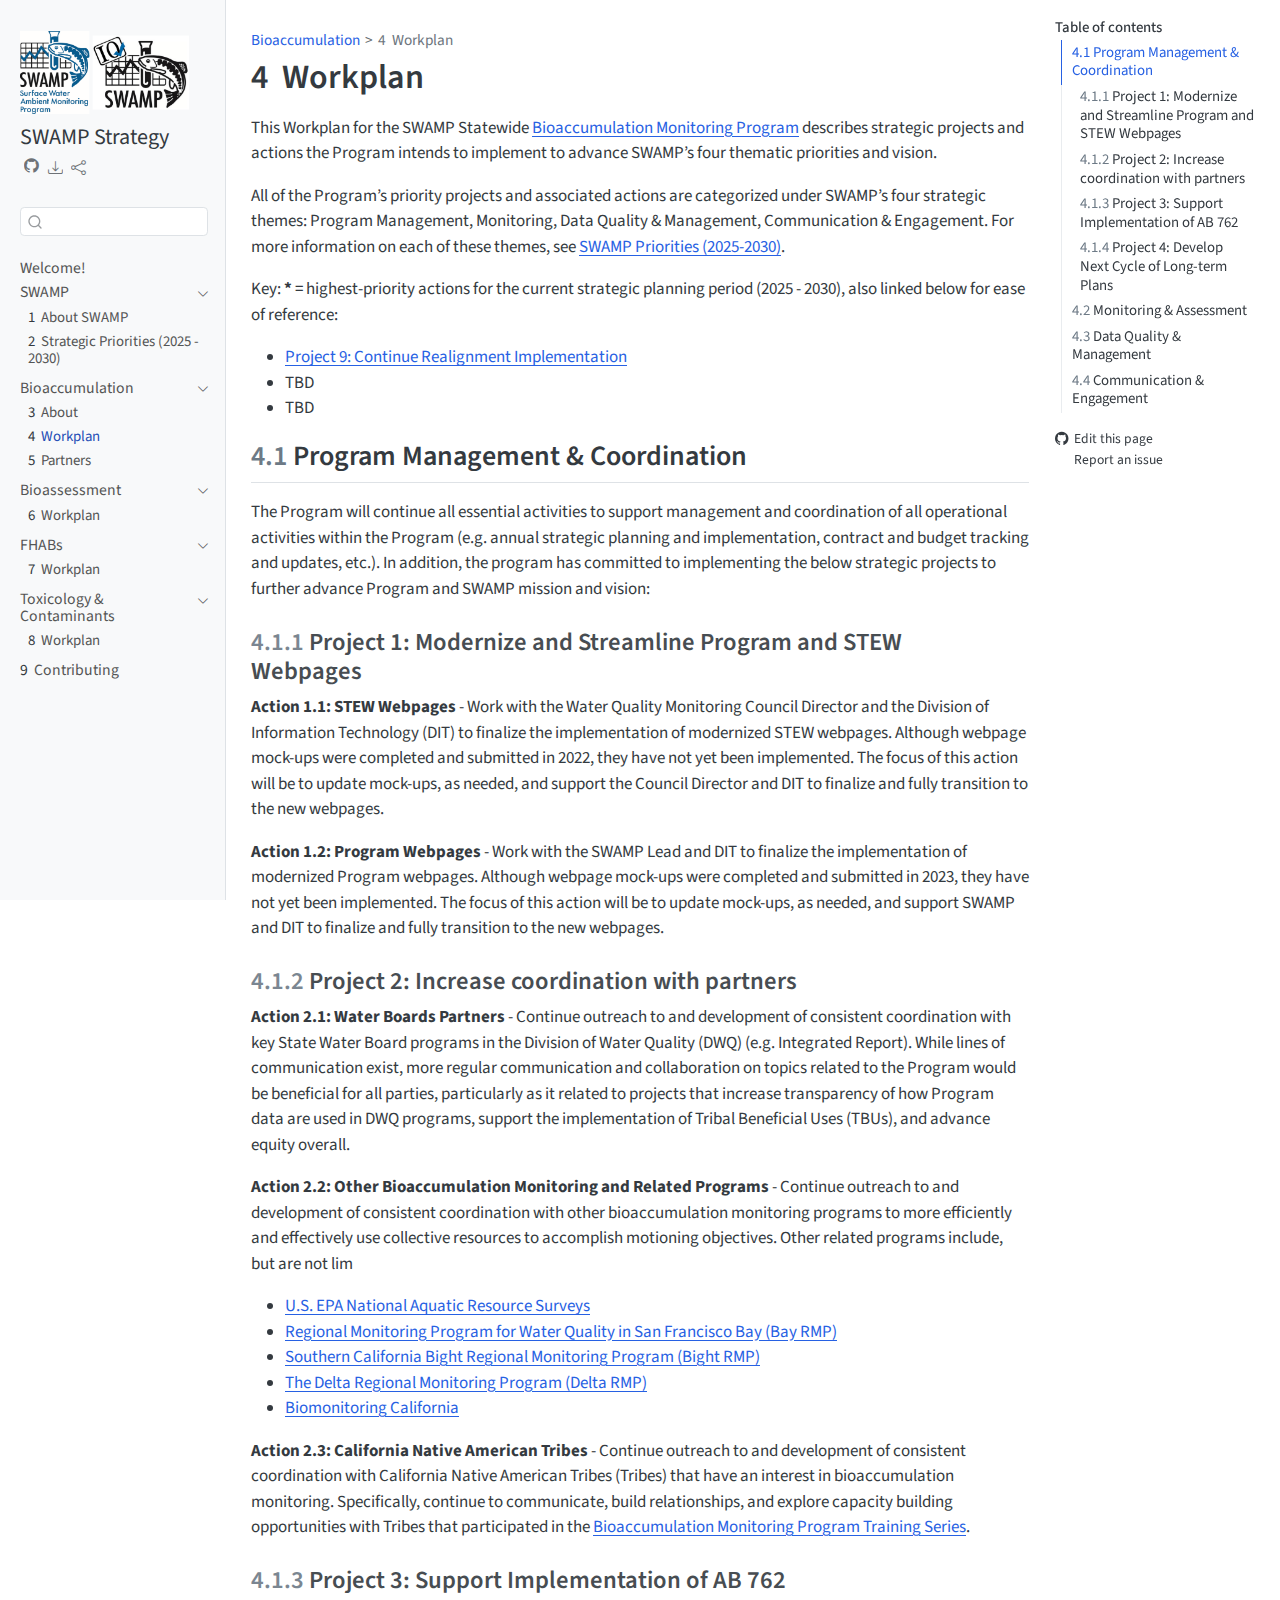
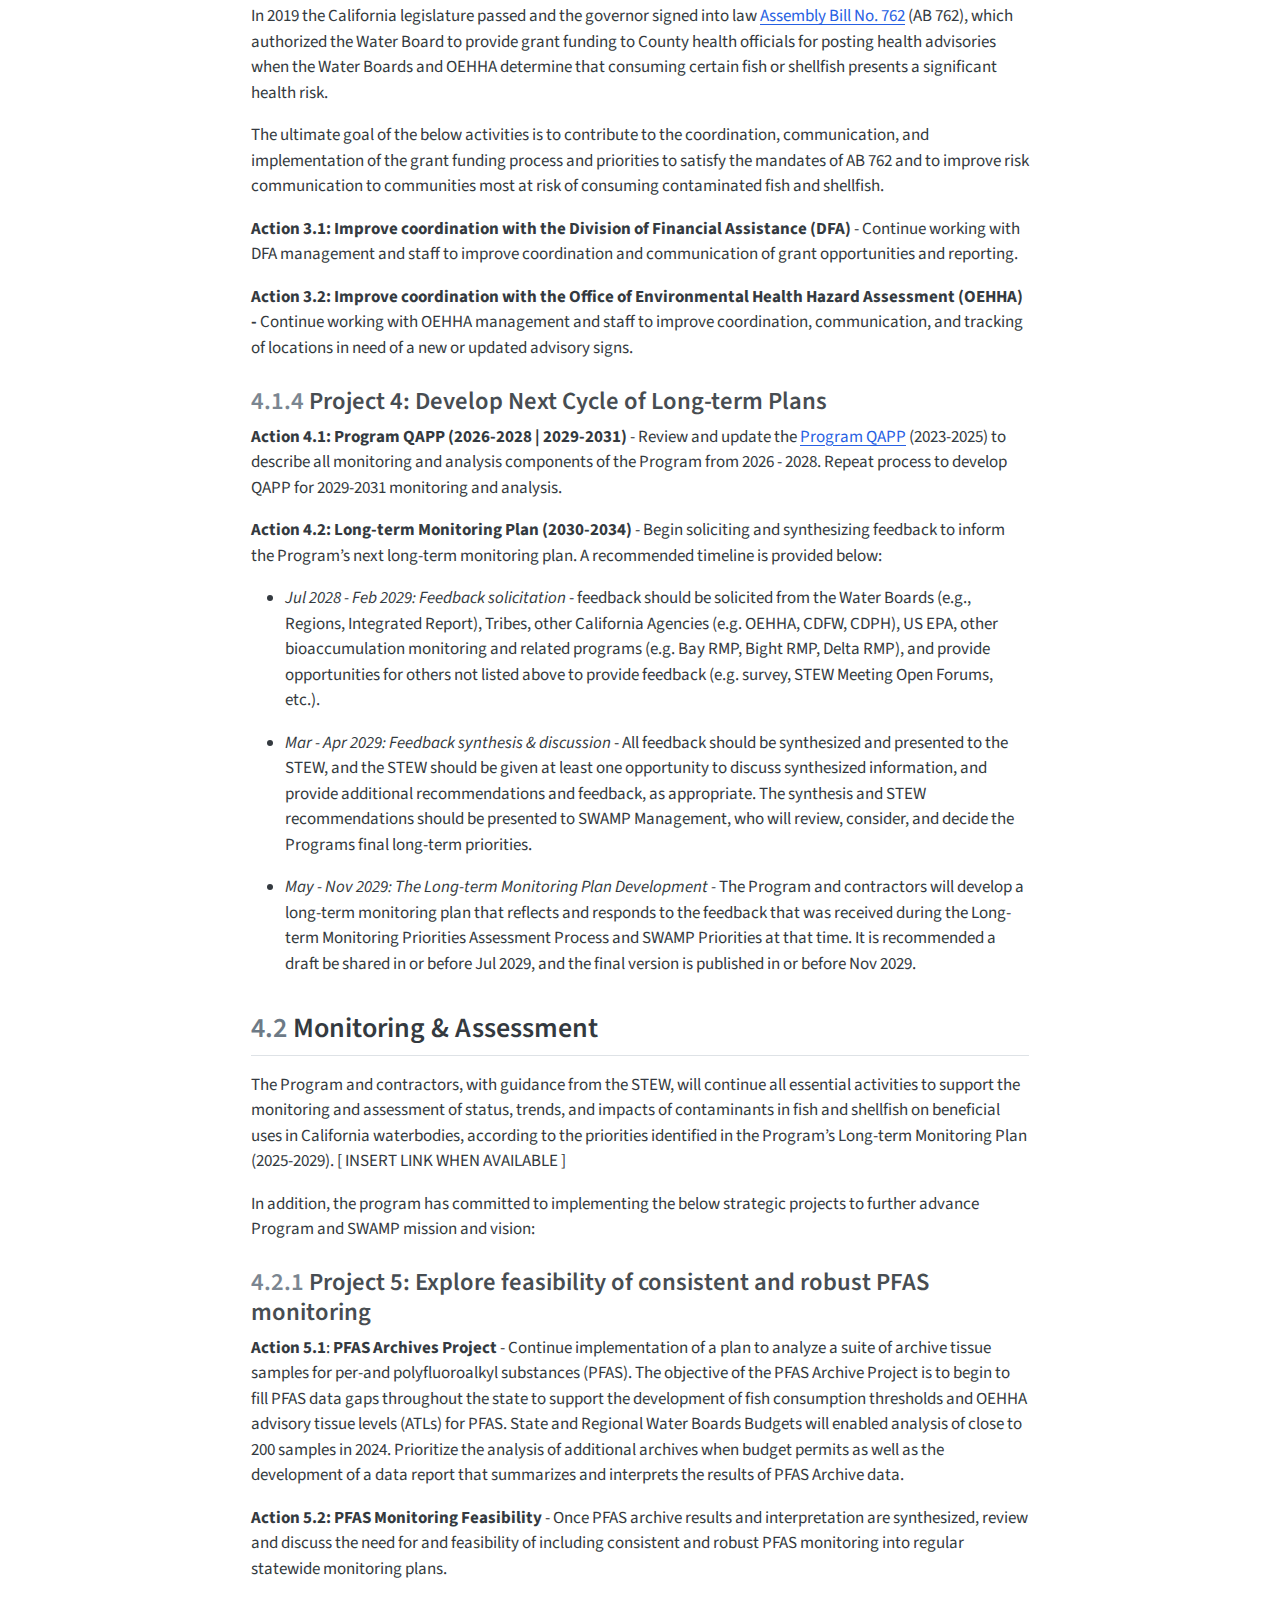
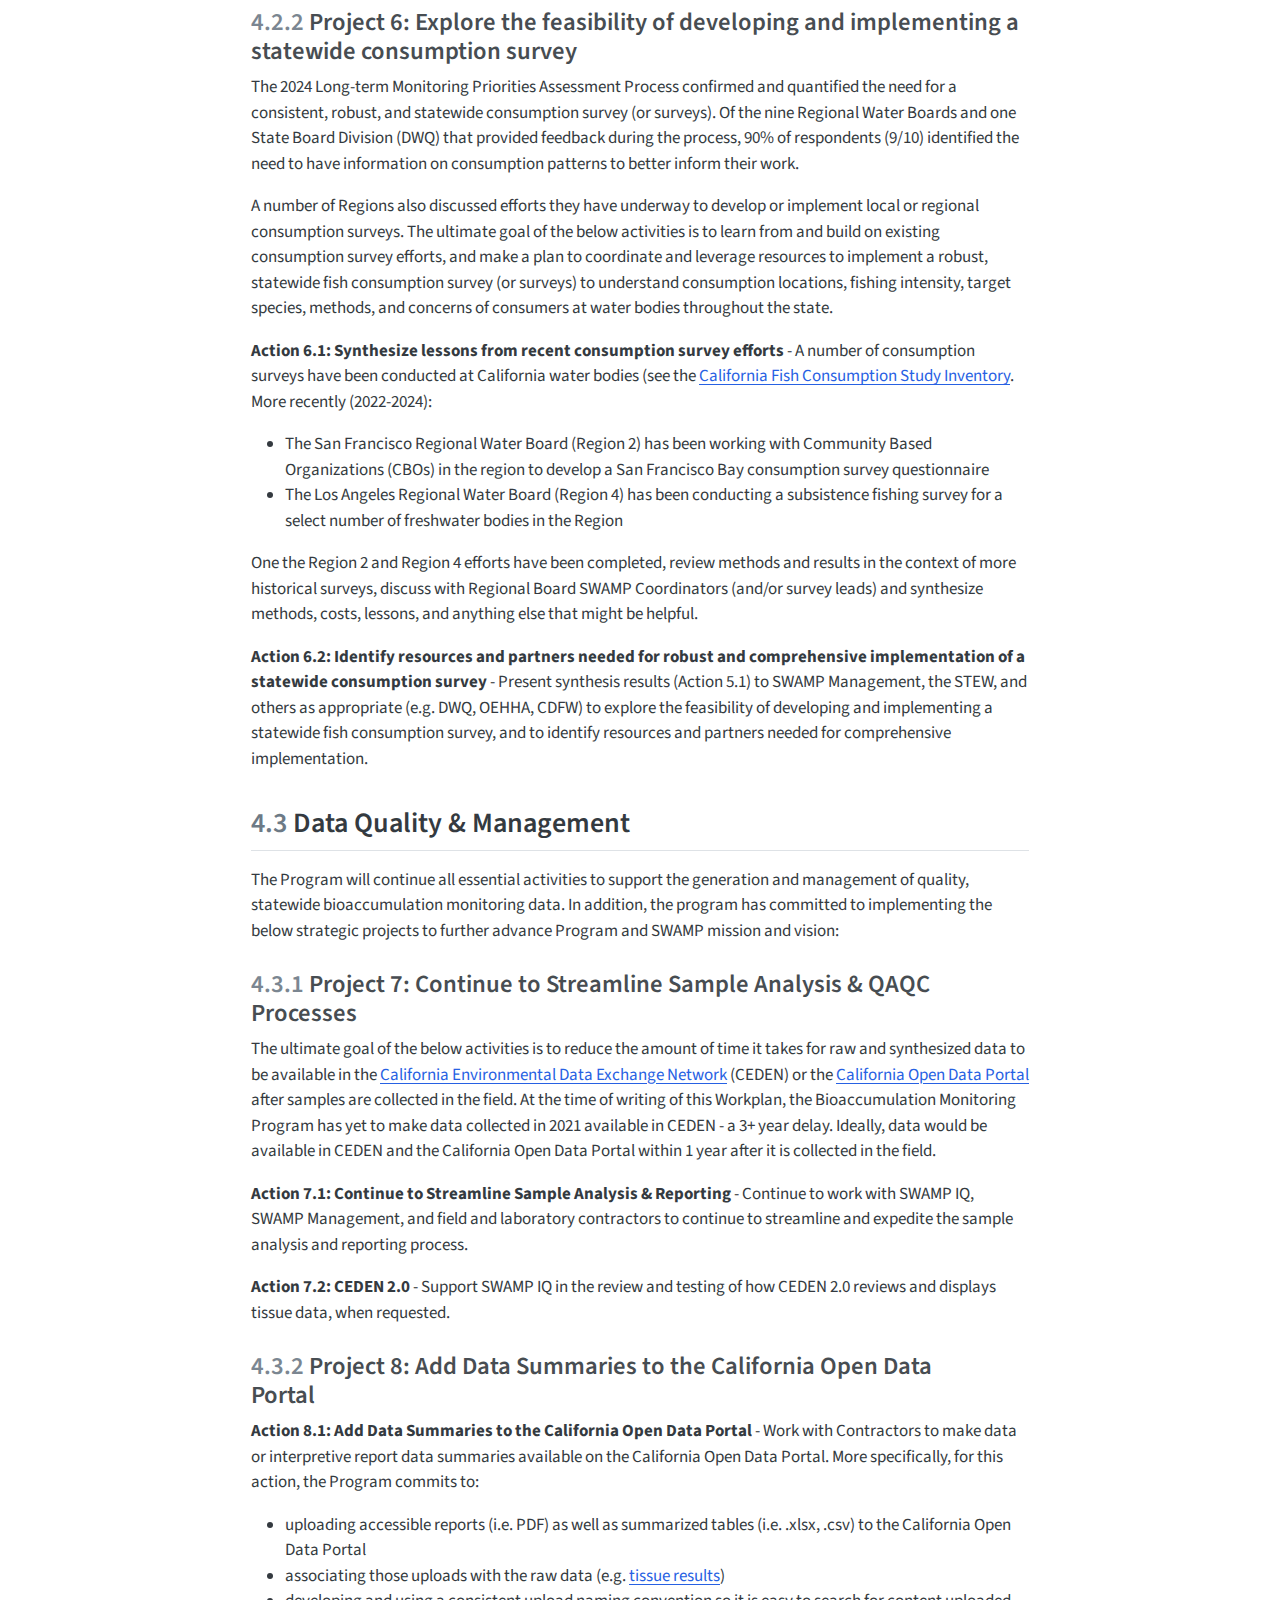
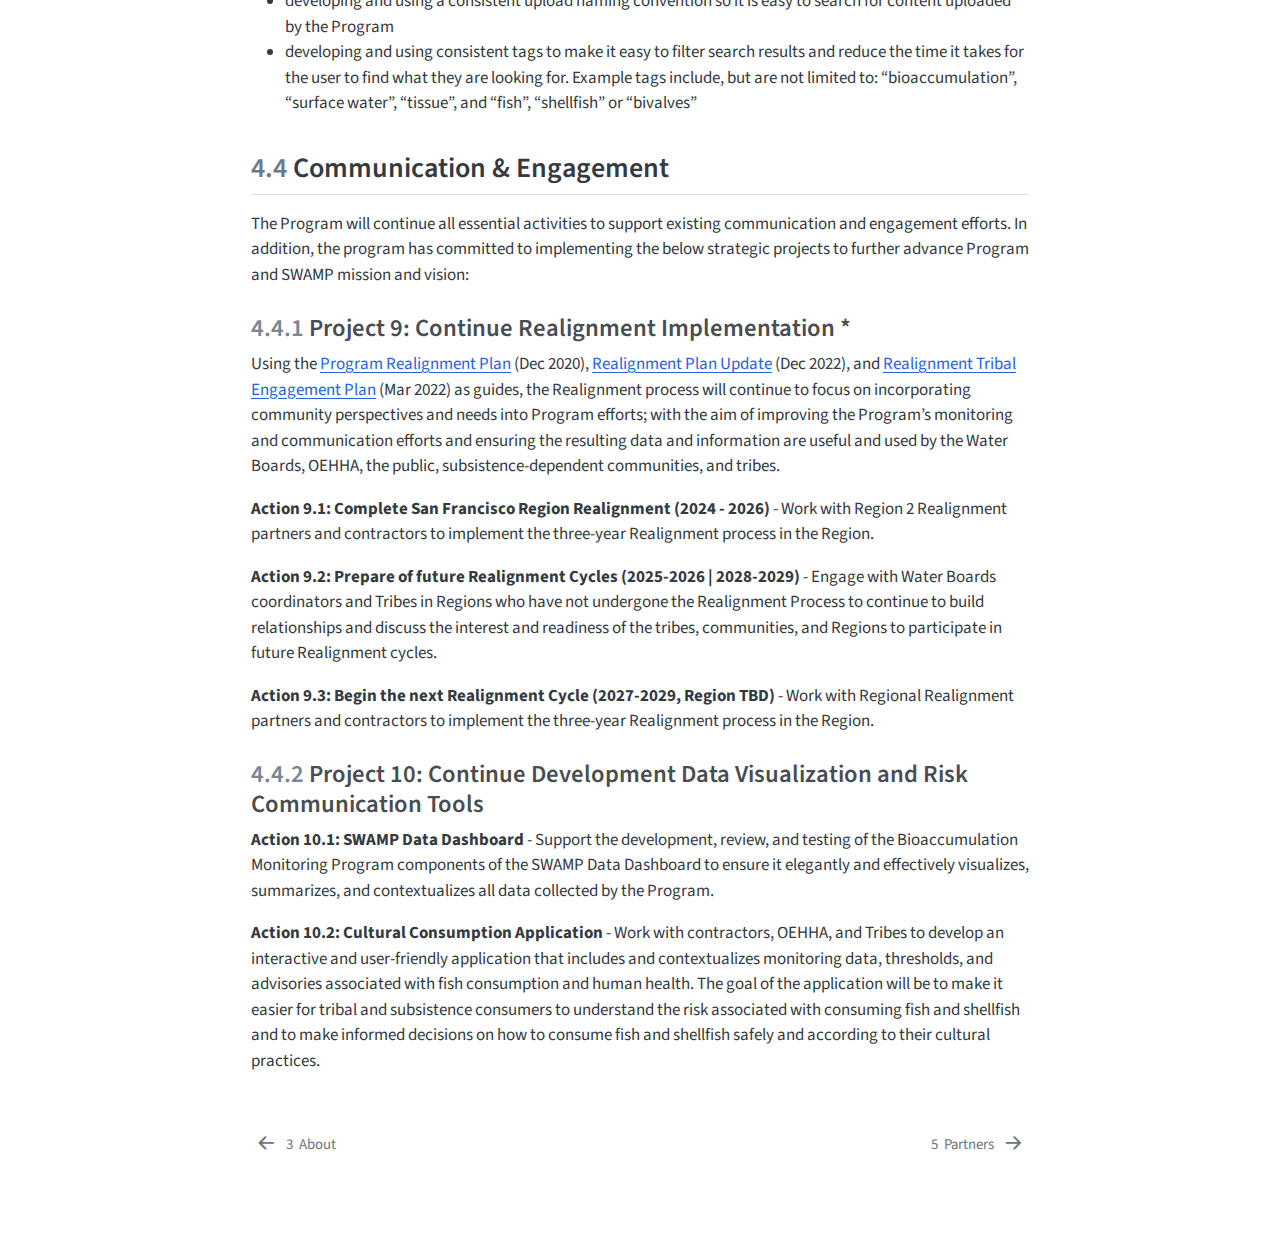
<file: bioac-workplan.html>
<!DOCTYPE html>
<html xmlns="http://www.w3.org/1999/xhtml" lang="en" xml:lang="en"><head>

<meta charset="utf-8">
<meta name="generator" content="quarto-1.4.554">

<meta name="viewport" content="width=device-width, initial-scale=1.0, user-scalable=yes">


<title>SWAMP Strategy - 4&nbsp; Workplan</title>
<style>
code{white-space: pre-wrap;}
span.smallcaps{font-variant: small-caps;}
div.columns{display: flex; gap: min(4vw, 1.5em);}
div.column{flex: auto; overflow-x: auto;}
div.hanging-indent{margin-left: 1.5em; text-indent: -1.5em;}
ul.task-list{list-style: none;}
ul.task-list li input[type="checkbox"] {
  width: 0.8em;
  margin: 0 0.8em 0.2em -1em; /* quarto-specific, see https://github.com/quarto-dev/quarto-cli/issues/4556 */ 
  vertical-align: middle;
}
</style>


<script src="site_libs/quarto-nav/quarto-nav.js"></script>
<script src="site_libs/quarto-nav/headroom.min.js"></script>
<script src="site_libs/clipboard/clipboard.min.js"></script>
<script src="site_libs/quarto-search/autocomplete.umd.js"></script>
<script src="site_libs/quarto-search/fuse.min.js"></script>
<script src="site_libs/quarto-search/quarto-search.js"></script>
<meta name="quarto:offset" content="./">
<link href="./bioac-network.html" rel="next">
<link href="./bioac-about.html" rel="prev">
<script src="site_libs/quarto-html/quarto.js"></script>
<script src="site_libs/quarto-html/popper.min.js"></script>
<script src="site_libs/quarto-html/tippy.umd.min.js"></script>
<script src="site_libs/quarto-html/anchor.min.js"></script>
<link href="site_libs/quarto-html/tippy.css" rel="stylesheet">
<link href="site_libs/quarto-html/quarto-syntax-highlighting.css" rel="stylesheet" id="quarto-text-highlighting-styles">
<script src="site_libs/bootstrap/bootstrap.min.js"></script>
<link href="site_libs/bootstrap/bootstrap-icons.css" rel="stylesheet">
<link href="site_libs/bootstrap/bootstrap.min.css" rel="stylesheet" id="quarto-bootstrap" data-mode="light">
<script id="quarto-search-options" type="application/json">{
  "location": "sidebar",
  "copy-button": false,
  "collapse-after": 3,
  "panel-placement": "start",
  "type": "textbox",
  "limit": 50,
  "keyboard-shortcut": [
    "f",
    "/",
    "s"
  ],
  "show-item-context": false,
  "language": {
    "search-no-results-text": "No results",
    "search-matching-documents-text": "matching documents",
    "search-copy-link-title": "Copy link to search",
    "search-hide-matches-text": "Hide additional matches",
    "search-more-match-text": "more match in this document",
    "search-more-matches-text": "more matches in this document",
    "search-clear-button-title": "Clear",
    "search-text-placeholder": "",
    "search-detached-cancel-button-title": "Cancel",
    "search-submit-button-title": "Submit",
    "search-label": "Search"
  }
}</script>


</head>

<body class="nav-sidebar docked">

<div id="quarto-search-results"></div>
  <header id="quarto-header" class="headroom fixed-top">
  <nav class="quarto-secondary-nav">
    <div class="container-fluid d-flex">
      <button type="button" class="quarto-btn-toggle btn" data-bs-toggle="collapse" data-bs-target=".quarto-sidebar-collapse-item" aria-controls="quarto-sidebar" aria-expanded="false" aria-label="Toggle sidebar navigation" onclick="if (window.quartoToggleHeadroom) { window.quartoToggleHeadroom(); }">
        <i class="bi bi-layout-text-sidebar-reverse"></i>
      </button>
        <nav class="quarto-page-breadcrumbs" aria-label="breadcrumb"><ol class="breadcrumb"><li class="breadcrumb-item"><a href="./bioac-about.html">Bioaccumulation</a></li><li class="breadcrumb-item"><a href="./bioac-workplan.html"><span class="chapter-number">4</span>&nbsp; <span class="chapter-title">Workplan</span></a></li></ol></nav>
        <a class="flex-grow-1" role="button" data-bs-toggle="collapse" data-bs-target=".quarto-sidebar-collapse-item" aria-controls="quarto-sidebar" aria-expanded="false" aria-label="Toggle sidebar navigation" onclick="if (window.quartoToggleHeadroom) { window.quartoToggleHeadroom(); }">      
        </a>
      <button type="button" class="btn quarto-search-button" aria-label="" onclick="window.quartoOpenSearch();">
        <i class="bi bi-search"></i>
      </button>
    </div>
  </nav>
</header>
<!-- content -->
<div id="quarto-content" class="quarto-container page-columns page-rows-contents page-layout-article">
<!-- sidebar -->
  <nav id="quarto-sidebar" class="sidebar collapse collapse-horizontal quarto-sidebar-collapse-item sidebar-navigation docked overflow-auto">
    <div class="pt-lg-2 mt-2 text-left sidebar-header sidebar-header-stacked">
      <a href="./index.html" class="sidebar-logo-link">
      <img src="./images/swamp-iq-logos.png" alt="" class="sidebar-logo py-0 d-lg-inline d-none">
      </a>
    <div class="sidebar-title mb-0 py-0">
      <a href="./">SWAMP Strategy</a> 
        <div class="sidebar-tools-main tools-wide">
    <a href="https://github.com/CAWaterBoardDataCenter/swamp-strategy" title="Source Code" class="quarto-navigation-tool px-1" aria-label="Source Code"><i class="bi bi-github"></i></a>
    <div class="dropdown">
      <a href="" title="Download" id="quarto-navigation-tool-dropdown-0" class="quarto-navigation-tool dropdown-toggle px-1" data-bs-toggle="dropdown" aria-expanded="false" aria-label="Download"><i class="bi bi-download"></i></a>
      <ul class="dropdown-menu" aria-labelledby="quarto-navigation-tool-dropdown-0">
          <li>
            <a class="dropdown-item sidebar-tools-main-item" href="./SWAMP-Strategy.pdf">
              <i class="bi bi-bi-file-pdf pe-1"></i>
            Download PDF
            </a>
          </li>
          <li>
            <a class="dropdown-item sidebar-tools-main-item" href="./SWAMP-Strategy.epub">
              <i class="bi bi-bi-journal pe-1"></i>
            Download ePub
            </a>
          </li>
      </ul>
    </div>
    <div class="dropdown">
      <a href="" title="Share" id="quarto-navigation-tool-dropdown-1" class="quarto-navigation-tool dropdown-toggle px-1" data-bs-toggle="dropdown" aria-expanded="false" aria-label="Share"><i class="bi bi-share"></i></a>
      <ul class="dropdown-menu" aria-labelledby="quarto-navigation-tool-dropdown-1">
          <li>
            <a class="dropdown-item sidebar-tools-main-item" href="https://twitter.com/intent/tweet?url=|url|">
              <i class="bi bi-bi-twitter pe-1"></i>
            Twitter
            </a>
          </li>
          <li>
            <a class="dropdown-item sidebar-tools-main-item" href="https://www.facebook.com/sharer/sharer.php?u=|url|">
              <i class="bi bi-bi-facebook pe-1"></i>
            Facebook
            </a>
          </li>
      </ul>
    </div>
</div>
    </div>
      </div>
        <div class="mt-2 flex-shrink-0 align-items-center">
        <div class="sidebar-search">
        <div id="quarto-search" class="" title="Search"></div>
        </div>
        </div>
    <div class="sidebar-menu-container"> 
    <ul class="list-unstyled mt-1">
        <li class="sidebar-item">
  <div class="sidebar-item-container"> 
  <a href="./index.html" class="sidebar-item-text sidebar-link">
 <span class="menu-text">Welcome!</span></a>
  </div>
</li>
        <li class="sidebar-item sidebar-item-section">
      <div class="sidebar-item-container"> 
            <a class="sidebar-item-text sidebar-link text-start" data-bs-toggle="collapse" data-bs-target="#quarto-sidebar-section-1" aria-expanded="true">
 <span class="menu-text">SWAMP</span></a>
          <a class="sidebar-item-toggle text-start" data-bs-toggle="collapse" data-bs-target="#quarto-sidebar-section-1" aria-expanded="true" aria-label="Toggle section">
            <i class="bi bi-chevron-right ms-2"></i>
          </a> 
      </div>
      <ul id="quarto-sidebar-section-1" class="collapse list-unstyled sidebar-section depth1 show">  
          <li class="sidebar-item">
  <div class="sidebar-item-container"> 
  <a href="./swamp-about.html" class="sidebar-item-text sidebar-link">
 <span class="menu-text"><span class="chapter-number">1</span>&nbsp; <span class="chapter-title">About SWAMP</span></span></a>
  </div>
</li>
          <li class="sidebar-item">
  <div class="sidebar-item-container"> 
  <a href="./swamp-priorities.html" class="sidebar-item-text sidebar-link">
 <span class="menu-text"><span class="chapter-number">2</span>&nbsp; <span class="chapter-title">Strategic Priorities (2025 - 2030)</span></span></a>
  </div>
</li>
      </ul>
  </li>
        <li class="sidebar-item sidebar-item-section">
      <div class="sidebar-item-container"> 
            <a class="sidebar-item-text sidebar-link text-start" data-bs-toggle="collapse" data-bs-target="#quarto-sidebar-section-2" aria-expanded="true">
 <span class="menu-text">Bioaccumulation</span></a>
          <a class="sidebar-item-toggle text-start" data-bs-toggle="collapse" data-bs-target="#quarto-sidebar-section-2" aria-expanded="true" aria-label="Toggle section">
            <i class="bi bi-chevron-right ms-2"></i>
          </a> 
      </div>
      <ul id="quarto-sidebar-section-2" class="collapse list-unstyled sidebar-section depth1 show">  
          <li class="sidebar-item">
  <div class="sidebar-item-container"> 
  <a href="./bioac-about.html" class="sidebar-item-text sidebar-link">
 <span class="menu-text"><span class="chapter-number">3</span>&nbsp; <span class="chapter-title">About</span></span></a>
  </div>
</li>
          <li class="sidebar-item">
  <div class="sidebar-item-container"> 
  <a href="./bioac-workplan.html" class="sidebar-item-text sidebar-link active">
 <span class="menu-text"><span class="chapter-number">4</span>&nbsp; <span class="chapter-title">Workplan</span></span></a>
  </div>
</li>
          <li class="sidebar-item">
  <div class="sidebar-item-container"> 
  <a href="./bioac-network.html" class="sidebar-item-text sidebar-link">
 <span class="menu-text"><span class="chapter-number">5</span>&nbsp; <span class="chapter-title">Partners</span></span></a>
  </div>
</li>
      </ul>
  </li>
        <li class="sidebar-item sidebar-item-section">
      <div class="sidebar-item-container"> 
            <a class="sidebar-item-text sidebar-link text-start" data-bs-toggle="collapse" data-bs-target="#quarto-sidebar-section-3" aria-expanded="true">
 <span class="menu-text">Bioassessment</span></a>
          <a class="sidebar-item-toggle text-start" data-bs-toggle="collapse" data-bs-target="#quarto-sidebar-section-3" aria-expanded="true" aria-label="Toggle section">
            <i class="bi bi-chevron-right ms-2"></i>
          </a> 
      </div>
      <ul id="quarto-sidebar-section-3" class="collapse list-unstyled sidebar-section depth1 show">  
          <li class="sidebar-item">
  <div class="sidebar-item-container"> 
  <a href="./bioas-workplan.html" class="sidebar-item-text sidebar-link">
 <span class="menu-text"><span class="chapter-number">6</span>&nbsp; <span class="chapter-title">Workplan</span></span></a>
  </div>
</li>
      </ul>
  </li>
        <li class="sidebar-item sidebar-item-section">
      <div class="sidebar-item-container"> 
            <a class="sidebar-item-text sidebar-link text-start" data-bs-toggle="collapse" data-bs-target="#quarto-sidebar-section-4" aria-expanded="true">
 <span class="menu-text">FHABs</span></a>
          <a class="sidebar-item-toggle text-start" data-bs-toggle="collapse" data-bs-target="#quarto-sidebar-section-4" aria-expanded="true" aria-label="Toggle section">
            <i class="bi bi-chevron-right ms-2"></i>
          </a> 
      </div>
      <ul id="quarto-sidebar-section-4" class="collapse list-unstyled sidebar-section depth1 show">  
          <li class="sidebar-item">
  <div class="sidebar-item-container"> 
  <a href="./fhab-workplan.html" class="sidebar-item-text sidebar-link">
 <span class="menu-text"><span class="chapter-number">7</span>&nbsp; <span class="chapter-title">Workplan</span></span></a>
  </div>
</li>
      </ul>
  </li>
        <li class="sidebar-item sidebar-item-section">
      <div class="sidebar-item-container"> 
            <a class="sidebar-item-text sidebar-link text-start" data-bs-toggle="collapse" data-bs-target="#quarto-sidebar-section-5" aria-expanded="true">
 <span class="menu-text">Toxicology &amp; Contaminants</span></a>
          <a class="sidebar-item-toggle text-start" data-bs-toggle="collapse" data-bs-target="#quarto-sidebar-section-5" aria-expanded="true" aria-label="Toggle section">
            <i class="bi bi-chevron-right ms-2"></i>
          </a> 
      </div>
      <ul id="quarto-sidebar-section-5" class="collapse list-unstyled sidebar-section depth1 show">  
          <li class="sidebar-item">
  <div class="sidebar-item-container"> 
  <a href="./tox-workplan.html" class="sidebar-item-text sidebar-link">
 <span class="menu-text"><span class="chapter-number">8</span>&nbsp; <span class="chapter-title">Workplan</span></span></a>
  </div>
</li>
      </ul>
  </li>
        <li class="sidebar-item">
  <div class="sidebar-item-container"> 
  <a href="./contribute.html" class="sidebar-item-text sidebar-link">
 <span class="menu-text"><span class="chapter-number">9</span>&nbsp; <span class="chapter-title">Contributing</span></span></a>
  </div>
</li>
    </ul>
    </div>
</nav>
<div id="quarto-sidebar-glass" class="quarto-sidebar-collapse-item" data-bs-toggle="collapse" data-bs-target=".quarto-sidebar-collapse-item"></div>
<!-- margin-sidebar -->
    <div id="quarto-margin-sidebar" class="sidebar margin-sidebar">
        <nav id="TOC" role="doc-toc" class="toc-active">
    <h2 id="toc-title">Table of contents</h2>
   
  <ul>
  <li><a href="#program-management-coordination" id="toc-program-management-coordination" class="nav-link active" data-scroll-target="#program-management-coordination"><span class="header-section-number">4.1</span> Program Management &amp; Coordination</a>
  <ul class="collapse">
  <li><a href="#project-1-modernize-and-streamline-program-and-stew-webpages" id="toc-project-1-modernize-and-streamline-program-and-stew-webpages" class="nav-link" data-scroll-target="#project-1-modernize-and-streamline-program-and-stew-webpages"><span class="header-section-number">4.1.1</span> Project 1: Modernize and Streamline Program and STEW Webpages</a></li>
  <li><a href="#project-2-increase-coordination-with-partners" id="toc-project-2-increase-coordination-with-partners" class="nav-link" data-scroll-target="#project-2-increase-coordination-with-partners"><span class="header-section-number">4.1.2</span> Project 2: Increase coordination with partners</a></li>
  <li><a href="#project-3-support-implementation-of-ab-762" id="toc-project-3-support-implementation-of-ab-762" class="nav-link" data-scroll-target="#project-3-support-implementation-of-ab-762"><span class="header-section-number">4.1.3</span> Project 3: Support Implementation of AB 762</a></li>
  <li><a href="#project-4-develop-next-cycle-of-long-term-plans" id="toc-project-4-develop-next-cycle-of-long-term-plans" class="nav-link" data-scroll-target="#project-4-develop-next-cycle-of-long-term-plans"><span class="header-section-number">4.1.4</span> Project 4: Develop Next Cycle of Long-term Plans</a></li>
  </ul></li>
  <li><a href="#monitoring-assessment" id="toc-monitoring-assessment" class="nav-link" data-scroll-target="#monitoring-assessment"><span class="header-section-number">4.2</span> Monitoring &amp; Assessment</a>
  <ul class="collapse">
  <li><a href="#project-5-explore-feasibility-of-consistent-and-robust-pfas-monitoring" id="toc-project-5-explore-feasibility-of-consistent-and-robust-pfas-monitoring" class="nav-link" data-scroll-target="#project-5-explore-feasibility-of-consistent-and-robust-pfas-monitoring"><span class="header-section-number">4.2.1</span> Project 5: Explore feasibility of consistent and robust PFAS monitoring</a></li>
  <li><a href="#project-6-explore-the-feasibility-of-developing-and-implementing-a-statewide-consumption-survey" id="toc-project-6-explore-the-feasibility-of-developing-and-implementing-a-statewide-consumption-survey" class="nav-link" data-scroll-target="#project-6-explore-the-feasibility-of-developing-and-implementing-a-statewide-consumption-survey"><span class="header-section-number">4.2.2</span> Project 6: Explore the feasibility of developing and implementing a statewide consumption survey</a></li>
  </ul></li>
  <li><a href="#data-quality-management" id="toc-data-quality-management" class="nav-link" data-scroll-target="#data-quality-management"><span class="header-section-number">4.3</span> Data Quality &amp; Management</a>
  <ul class="collapse">
  <li><a href="#project-7-continue-to-streamline-sample-analysis-qaqc-processes" id="toc-project-7-continue-to-streamline-sample-analysis-qaqc-processes" class="nav-link" data-scroll-target="#project-7-continue-to-streamline-sample-analysis-qaqc-processes"><span class="header-section-number">4.3.1</span> Project 7: Continue to Streamline Sample Analysis &amp; QAQC Processes</a></li>
  <li><a href="#project-8-add-data-summaries-to-the-california-open-data-portal" id="toc-project-8-add-data-summaries-to-the-california-open-data-portal" class="nav-link" data-scroll-target="#project-8-add-data-summaries-to-the-california-open-data-portal"><span class="header-section-number">4.3.2</span> Project 8: Add Data Summaries to the California Open Data Portal</a></li>
  </ul></li>
  <li><a href="#communication-engagement" id="toc-communication-engagement" class="nav-link" data-scroll-target="#communication-engagement"><span class="header-section-number">4.4</span> Communication &amp; Engagement</a>
  <ul class="collapse">
  <li><a href="#project-9-continue-realignment-implementation" id="toc-project-9-continue-realignment-implementation" class="nav-link" data-scroll-target="#project-9-continue-realignment-implementation"><span class="header-section-number">4.4.1</span> Project 9: Continue Realignment Implementation *</a></li>
  <li><a href="#project-10-continue-development-data-visualization-and-risk-communication-tools" id="toc-project-10-continue-development-data-visualization-and-risk-communication-tools" class="nav-link" data-scroll-target="#project-10-continue-development-data-visualization-and-risk-communication-tools"><span class="header-section-number">4.4.2</span> Project 10: Continue Development Data Visualization and Risk Communication Tools</a></li>
  </ul></li>
  </ul>
<div class="toc-actions"><ul><li><a href="https://github.com/CAWaterBoardDataCenter/swamp-strategy/edit/main/bioac-workplan.qmd" class="toc-action"><i class="bi bi-github"></i>Edit this page</a></li><li><a href="https://github.com/CAWaterBoardDataCenter/swamp-strategy/issues/new" class="toc-action"><i class="bi empty"></i>Report an issue</a></li></ul></div></nav>
    </div>
<!-- main -->
<main class="content" id="quarto-document-content">

<header id="title-block-header" class="quarto-title-block default"><nav class="quarto-page-breadcrumbs quarto-title-breadcrumbs d-none d-lg-block" aria-label="breadcrumb"><ol class="breadcrumb"><li class="breadcrumb-item"><a href="./bioac-about.html">Bioaccumulation</a></li><li class="breadcrumb-item"><a href="./bioac-workplan.html"><span class="chapter-number">4</span>&nbsp; <span class="chapter-title">Workplan</span></a></li></ol></nav>
<div class="quarto-title">
<h1 class="title"><span class="chapter-number">4</span>&nbsp; <span class="chapter-title">Workplan</span></h1>
</div>



<div class="quarto-title-meta">

    
  
    
  </div>
  


</header>


<p>This Workplan for the SWAMP Statewide <a href="https://www.waterboards.ca.gov/water_issues/programs/swamp/bioaccumulation_monitoring.html">Bioaccumulation Monitoring Program</a> describes strategic projects and actions the Program intends to implement to advance SWAMP’s four thematic priorities and vision.</p>
<p>All of the Program’s priority projects and associated actions are categorized under SWAMP’s four strategic themes: Program Management, Monitoring, Data Quality &amp; Management, Communication &amp; Engagement. For more information on each of these themes, see <a href="https://cawaterboarddatacenter.github.io/swamp-strategy/prioriites.html">SWAMP Priorities (2025-2030)</a>.</p>
<p>Key: <strong>*</strong> = highest-priority actions for the current strategic planning period (2025 - 2030), also linked below for ease of reference:</p>
<ul>
<li><a href="https://cawaterboarddatacenter.github.io/swamp-strategy/bioac-workplan.html#project-9-continue-realignment-implementation">Project 9: Continue Realignment Implementation</a></li>
<li>TBD</li>
<li>TBD</li>
</ul>
<section id="program-management-coordination" class="level2" data-number="4.1">
<h2 data-number="4.1" class="anchored" data-anchor-id="program-management-coordination"><span class="header-section-number">4.1</span> Program Management &amp; Coordination</h2>
<p>The Program will continue all essential activities to support management and coordination of all operational activities within the Program (e.g.&nbsp;annual strategic planning and implementation, contract and budget tracking and updates, etc.). In addition, the program has committed to implementing the below strategic projects to further advance Program and SWAMP mission and vision:</p>
<section id="project-1-modernize-and-streamline-program-and-stew-webpages" class="level3" data-number="4.1.1">
<h3 data-number="4.1.1" class="anchored" data-anchor-id="project-1-modernize-and-streamline-program-and-stew-webpages"><span class="header-section-number">4.1.1</span> Project 1: Modernize and Streamline Program and STEW Webpages</h3>
<p><strong>Action 1.1: STEW Webpages</strong> - Work with the Water Quality Monitoring Council Director and the Division of Information Technology (DIT) to finalize the implementation of modernized STEW webpages. Although webpage mock-ups were completed and submitted in 2022, they have not yet been implemented. The focus of this action will be to update mock-ups, as needed, and support the Council Director and DIT to finalize and fully transition to the new webpages.</p>
<p><strong>Action 1.2:</strong> <strong>Program Webpages</strong> - Work with the SWAMP Lead and DIT to finalize the implementation of modernized Program webpages. Although webpage mock-ups were completed and submitted in 2023, they have not yet been implemented. The focus of this action will be to update mock-ups, as needed, and support SWAMP and DIT to finalize and fully transition to the new webpages.</p>
</section>
<section id="project-2-increase-coordination-with-partners" class="level3" data-number="4.1.2">
<h3 data-number="4.1.2" class="anchored" data-anchor-id="project-2-increase-coordination-with-partners"><span class="header-section-number">4.1.2</span> Project 2: Increase coordination with partners</h3>
<p><strong>Action 2.1:</strong> <strong>Water Boards Partners</strong> - Continue outreach to and development of consistent coordination with key State Water Board programs in the Division of Water Quality (DWQ) (e.g.&nbsp;Integrated Report). While lines of communication exist, more regular communication and collaboration on topics related to the Program would be beneficial for all parties, particularly as it related to projects that increase transparency of how Program data are used in DWQ programs, support the implementation of Tribal Beneficial Uses (TBUs), and advance equity overall.</p>
<p><strong>Action 2.2:</strong> <strong>Other Bioaccumulation Monitoring and Related Programs</strong> - Continue outreach to and development of consistent coordination with other bioaccumulation monitoring programs to more efficiently and effectively use collective resources to accomplish motioning objectives. Other related programs include, but are not lim</p>
<ul>
<li><a href="https://www.epa.gov/national-aquatic-resource-surveys">U.S. EPA National Aquatic Resource Surveys</a></li>
<li><a href="https://www.sfei.org/programs/sf-bay-regional-monitoring-program">Regional Monitoring Program for Water Quality in San Francisco Bay (Bay RMP)</a></li>
<li><a href="https://www.sccwrp.org/about/research-areas/regional-monitoring/southern-california-bight-regional-monitoring-program/">Southern California Bight Regional Monitoring Program (Bight RMP)</a></li>
<li><a href="https://deltarmp.org/">The Delta Regional Monitoring Program (Delta RMP)</a></li>
<li><a href="https://biomonitoring.ca.gov/">Biomonitoring California</a></li>
</ul>
<p><strong>Action 2.3: California Native American Tribes</strong> - Continue outreach to and development of consistent coordination with California Native American Tribes (Tribes) that have an interest in bioaccumulation monitoring. Specifically, continue to communicate, build relationships, and explore capacity building opportunities with Tribes that participated in the <a href="https://www.waterboards.ca.gov/water_issues/programs/swamp/bioaccumulation_monitoring/training.html">Bioaccumulation Monitoring Program Training Series</a>.</p>
</section>
<section id="project-3-support-implementation-of-ab-762" class="level3" data-number="4.1.3">
<h3 data-number="4.1.3" class="anchored" data-anchor-id="project-3-support-implementation-of-ab-762"><span class="header-section-number">4.1.3</span> Project 3: Support Implementation of AB 762</h3>
<p>In 2019 the California legislature passed and the governor signed into law <a href="https://leginfo.legislature.ca.gov/faces/billTextClient.xhtml?bill_id=201920200AB762">Assembly Bill No.&nbsp;762</a> (AB 762), which authorized the Water Board to provide grant funding to County health officials for posting health advisories when the Water Boards and OEHHA determine that consuming certain fish or shellfish presents a significant health risk.</p>
<p>The ultimate goal of the below activities is to contribute to the coordination, communication, and implementation of the grant funding process and priorities to satisfy the mandates of AB 762 and to improve risk communication to communities most at risk of consuming contaminated fish and shellfish.</p>
<p><strong>Action 3.1:</strong> <strong>Improve coordination with the Division of Financial Assistance (DFA)</strong> - Continue working with DFA management and staff to improve coordination and communication of grant opportunities and reporting.</p>
<p><strong>Action 3.2:</strong> <strong>Improve coordination with the Office of Environmental Health Hazard Assessment (OEHHA) -</strong> Continue working with OEHHA management and staff to improve coordination, communication, and tracking of locations in need of a new or updated advisory signs.</p>
</section>
<section id="project-4-develop-next-cycle-of-long-term-plans" class="level3" data-number="4.1.4">
<h3 data-number="4.1.4" class="anchored" data-anchor-id="project-4-develop-next-cycle-of-long-term-plans"><span class="header-section-number">4.1.4</span> Project 4: Develop Next Cycle of Long-term Plans</h3>
<p><strong>Action 4.1:</strong> <strong>Program QAPP (2026-2028 | 2029-2031)</strong> - Review and update the <a href="https://www.waterboards.ca.gov/water_issues/programs/swamp/docs/2023/bioaccumulation-monitoring-program-qapp-2023-25.pdf">Program QAPP</a> (2023-2025) to describe all monitoring and analysis components of the Program from 2026 - 2028. Repeat process to develop QAPP for 2029-2031 monitoring and analysis.</p>
<p><strong>Action 4.2:</strong> <strong>Long-term Monitoring Plan (2030-2034)</strong> - Begin soliciting and synthesizing feedback to inform the Program’s next long-term monitoring plan. A recommended timeline is provided below:</p>
<ul>
<li><p><em>Jul 2028 - Feb 2029: Feedback solicitation</em> - feedback should be solicited from the Water Boards (e.g., Regions, Integrated Report), Tribes, other California Agencies (e.g.&nbsp;OEHHA, CDFW, CDPH), US EPA, other bioaccumulation monitoring and related programs (e.g.&nbsp;Bay RMP, Bight RMP, Delta RMP), and provide opportunities for others not listed above to provide feedback (e.g.&nbsp;survey, STEW Meeting Open Forums, etc.).</p></li>
<li><p><em>Mar - Apr 2029: Feedback synthesis &amp; discussion</em> - All feedback should be synthesized and presented to the STEW, and the STEW should be given at least one opportunity to discuss synthesized information, and provide additional recommendations and feedback, as appropriate. The synthesis and STEW recommendations should be presented to SWAMP Management, who will review, consider, and decide the Programs final long-term priorities.</p></li>
<li><p><em>May - Nov 2029: The Long-term Monitoring Plan Development -</em> The Program and contractors will develop a long-term monitoring plan that reflects and responds to the feedback that was received during the Long-term Monitoring Priorities Assessment Process and SWAMP Priorities at that time. It is recommended a draft be shared in or before Jul 2029, and the final version is published in or before Nov 2029.</p></li>
</ul>
</section>
</section>
<section id="monitoring-assessment" class="level2" data-number="4.2">
<h2 data-number="4.2" class="anchored" data-anchor-id="monitoring-assessment"><span class="header-section-number">4.2</span> Monitoring &amp; Assessment</h2>
<p>The Program and contractors, with guidance from the STEW, will continue all essential activities to support the monitoring and assessment of status, trends, and impacts of contaminants in fish and shellfish on beneficial uses in California waterbodies, according to the priorities identified in the Program’s Long-term Monitoring Plan (2025-2029). [ INSERT LINK WHEN AVAILABLE ]</p>
<p>In addition, the program has committed to implementing the below strategic projects to further advance Program and SWAMP mission and vision:</p>
<section id="project-5-explore-feasibility-of-consistent-and-robust-pfas-monitoring" class="level3" data-number="4.2.1">
<h3 data-number="4.2.1" class="anchored" data-anchor-id="project-5-explore-feasibility-of-consistent-and-robust-pfas-monitoring"><span class="header-section-number">4.2.1</span> Project 5: Explore feasibility of consistent and robust PFAS monitoring</h3>
<p><strong>Action 5.1</strong>: <strong>PFAS Archives Project</strong> - Continue implementation of a plan to analyze a suite of archive tissue samples for per-and polyfluoroalkyl substances (PFAS). The objective of the PFAS Archive Project is to begin to fill PFAS data gaps throughout the state to support the development of fish consumption thresholds and OEHHA advisory tissue levels (ATLs) for PFAS. State and Regional Water Boards Budgets will enabled analysis of close to 200 samples in 2024. Prioritize the analysis of additional archives when budget permits as well as the development of a data report that summarizes and interprets the results of PFAS Archive data.</p>
<p><strong>Action 5.2:</strong> <strong>PFAS Monitoring Feasibility</strong> - Once PFAS archive results and interpretation are synthesized, review and discuss the need for and feasibility of including consistent and robust PFAS monitoring into regular statewide monitoring plans.</p>
</section>
<section id="project-6-explore-the-feasibility-of-developing-and-implementing-a-statewide-consumption-survey" class="level3" data-number="4.2.2">
<h3 data-number="4.2.2" class="anchored" data-anchor-id="project-6-explore-the-feasibility-of-developing-and-implementing-a-statewide-consumption-survey"><span class="header-section-number">4.2.2</span> Project 6: Explore the feasibility of developing and implementing a statewide consumption survey</h3>
<p>The 2024 Long-term Monitoring Priorities Assessment Process confirmed and quantified the need for a consistent, robust, and statewide consumption survey (or surveys). Of the nine Regional Water Boards and one State Board Division (DWQ) that provided feedback during the process, 90% of respondents (9/10) identified the need to have information on consumption patterns to better inform their work.</p>
<p>A number of Regions also discussed efforts they have underway to develop or implement local or regional consumption surveys. The ultimate goal of the below activities is to learn from and build on existing consumption survey efforts, and make a plan to coordinate and leverage resources to implement a robust, statewide fish consumption survey (or surveys) to understand consumption locations, fishing intensity, target species, methods, and concerns of consumers at water bodies throughout the state.</p>
<p><strong>Action 6.1:</strong> <strong>Synthesize lessons from recent consumption survey efforts</strong> - A number of consumption surveys have been conducted at California water bodies (see the <a href="https://drive.google.com/file/d/1TPkoFCux16vSa3kSm0oZaySCPXni7kjm/view?usp=sharing">California Fish Consumption Study Inventory</a>. More recently (2022-2024):</p>
<ul>
<li>The San Francisco Regional Water Board (Region 2) has been working with Community Based Organizations (CBOs) in the region to develop a San Francisco Bay consumption survey questionnaire</li>
<li>The Los Angeles Regional Water Board (Region 4) has been conducting a subsistence fishing survey for a select number of freshwater bodies in the Region</li>
</ul>
<p>One the Region 2 and Region 4 efforts have been completed, review methods and results in the context of more historical surveys, discuss with Regional Board SWAMP Coordinators (and/or survey leads) and synthesize methods, costs, lessons, and anything else that might be helpful.</p>
<p><strong>Action 6.2:</strong> <strong>Identify resources and partners needed for robust and comprehensive implementation of a</strong> <strong>statewide consumption survey</strong> - Present synthesis results (Action 5.1) to SWAMP Management, the STEW, and others as appropriate (e.g.&nbsp;DWQ, OEHHA, CDFW) to explore the feasibility of developing and implementing a statewide fish consumption survey, and to identify resources and partners needed for comprehensive implementation.</p>
</section>
</section>
<section id="data-quality-management" class="level2" data-number="4.3">
<h2 data-number="4.3" class="anchored" data-anchor-id="data-quality-management"><span class="header-section-number">4.3</span> Data Quality &amp; Management</h2>
<p>The Program will continue all essential activities to support the generation and management of quality, statewide bioaccumulation monitoring data. In addition, the program has committed to implementing the below strategic projects to further advance Program and SWAMP mission and vision:</p>
<section id="project-7-continue-to-streamline-sample-analysis-qaqc-processes" class="level3" data-number="4.3.1">
<h3 data-number="4.3.1" class="anchored" data-anchor-id="project-7-continue-to-streamline-sample-analysis-qaqc-processes"><span class="header-section-number">4.3.1</span> Project 7: Continue to Streamline Sample Analysis &amp; QAQC Processes</h3>
<p>The ultimate goal of the below activities is to reduce the amount of time it takes for raw and synthesized data to be available in the <a href="http://ceden.org/">California Environmental Data Exchange Network</a> (CEDEN) or the <a href="https://data.ca.gov/">California Open Data Portal</a> after samples are collected in the field. At the time of writing of this Workplan, the Bioaccumulation Monitoring Program has yet to make data collected in 2021 available in CEDEN - a 3+ year delay. Ideally, data would be available in CEDEN and the California Open Data Portal within 1 year after it is collected in the field.</p>
<p><strong>Action 7.1:</strong> <strong>Continue to</strong> <strong>Streamline Sample Analysis &amp; Reporting</strong> - Continue to work with SWAMP IQ, SWAMP Management, and field and laboratory contractors to continue to streamline and expedite the sample analysis and reporting process.</p>
<p><strong>Action 7.2:</strong> <strong>CEDEN 2.0</strong> - Support SWAMP IQ in the review and testing of how CEDEN 2.0 reviews and displays tissue data, when requested.</p>
</section>
<section id="project-8-add-data-summaries-to-the-california-open-data-portal" class="level3" data-number="4.3.2">
<h3 data-number="4.3.2" class="anchored" data-anchor-id="project-8-add-data-summaries-to-the-california-open-data-portal"><span class="header-section-number">4.3.2</span> Project 8: Add Data Summaries to the California Open Data Portal</h3>
<p><strong>Action 8.1:</strong> <strong>Add Data Summaries to the California Open Data Portal</strong> - Work with Contractors to make data or interpretive report data summaries available on the California Open Data Portal. More specifically, for this action, the Program commits to:</p>
<ul>
<li>uploading accessible reports (i.e.&nbsp;PDF) as well as summarized tables (i.e.&nbsp;.xlsx, .csv) to the California Open Data Portal</li>
<li>associating those uploads with the raw data (e.g.&nbsp;<a href="https://data.ca.gov/dataset/surface-water-aquatic-organism-tissue-sample-results">tissue results</a>)</li>
<li>developing and using a consistent upload naming convention so it is easy to search for content uploaded by the Program</li>
<li>developing and using consistent tags to make it easy to filter search results and reduce the time it takes for the user to find what they are looking for. Example tags include, but are not limited to: “bioaccumulation”, “surface water”, “tissue”, and “fish”, “shellfish” or “bivalves”</li>
</ul>
</section>
</section>
<section id="communication-engagement" class="level2" data-number="4.4">
<h2 data-number="4.4" class="anchored" data-anchor-id="communication-engagement"><span class="header-section-number">4.4</span> Communication &amp; Engagement</h2>
<p>The Program will continue all essential activities to support existing communication and engagement efforts. In addition, the program has committed to implementing the below strategic projects to further advance Program and SWAMP mission and vision:</p>
<section id="project-9-continue-realignment-implementation" class="level3" data-number="4.4.1">
<h3 data-number="4.4.1" class="anchored" data-anchor-id="project-9-continue-realignment-implementation"><span class="header-section-number">4.4.1</span> Project 9: Continue Realignment Implementation *</h3>
<p>Using the <a href="https://www.waterboards.ca.gov/water_issues/programs/swamp/docs/bioaccumulation_monitoring/bioaccumulation_program_realignment_20201211.pdf">Program Realignment Plan</a> (Dec 2020), <a href="https://www.waterboards.ca.gov/water_issues/programs/swamp/bioaccumulation_monitoring/docs/bioaccumulation-program-realignment-20221208.pdf">Realignment Plan Update</a> (Dec 2022), and <a href="https://www.waterboards.ca.gov/water_issues/programs/swamp/bioaccumulation_monitoring/docs/bioaccumulationprogram-realignment-tribalengagementplan-2022.pdf">Realignment Tribal Engagement Plan</a> (Mar 2022) as guides, the Realignment process will continue to focus on incorporating community perspectives and needs into Program efforts; with the aim of improving the Program’s monitoring and communication efforts and ensuring the resulting data and information are useful and used by the Water Boards, OEHHA, the public, subsistence-dependent communities, and tribes.</p>
<p><strong>Action 9.1:</strong> <strong>Complete San Francisco Region Realignment</strong> <strong>(2024 - 2026)</strong> - Work with Region 2 Realignment partners and contractors to implement the three-year Realignment process in the Region.</p>
<p><strong>Action 9.2:</strong> <strong>Prepare of future Realignment Cycles (2025-2026 | 2028-2029)</strong> - Engage with Water Boards coordinators and Tribes in Regions who have not undergone the Realignment Process to continue to build relationships and discuss the interest and readiness of the tribes, communities, and Regions to participate in future Realignment cycles.</p>
<p><strong>Action 9.3:</strong> <strong>Begin the next Realignment Cycle (2027-2029, Region TBD)</strong> - Work with Regional Realignment partners and contractors to implement the three-year Realignment process in the Region.</p>
</section>
<section id="project-10-continue-development-data-visualization-and-risk-communication-tools" class="level3" data-number="4.4.2">
<h3 data-number="4.4.2" class="anchored" data-anchor-id="project-10-continue-development-data-visualization-and-risk-communication-tools"><span class="header-section-number">4.4.2</span> Project 10: Continue Development Data Visualization and Risk Communication Tools</h3>
<p><strong>Action 10.1:</strong> <strong>SWAMP Data Dashboard</strong> - Support the development, review, and testing of the Bioaccumulation Monitoring Program components of the SWAMP Data Dashboard to ensure it elegantly and effectively visualizes, summarizes, and contextualizes all data collected by the Program.</p>
<p><strong>Action 10.2:</strong> <strong>Cultural Consumption Application</strong> - Work with contractors, OEHHA, and Tribes to develop an interactive and user-friendly application that includes and contextualizes monitoring data, thresholds, and advisories associated with fish consumption and human health. The goal of the application will be to make it easier for tribal and subsistence consumers to understand the risk associated with consuming fish and shellfish and to make informed decisions on how to consume fish and shellfish safely and according to their cultural practices.</p>


</section>
</section>

</main> <!-- /main -->
<script id="quarto-html-after-body" type="application/javascript">
window.document.addEventListener("DOMContentLoaded", function (event) {
  const toggleBodyColorMode = (bsSheetEl) => {
    const mode = bsSheetEl.getAttribute("data-mode");
    const bodyEl = window.document.querySelector("body");
    if (mode === "dark") {
      bodyEl.classList.add("quarto-dark");
      bodyEl.classList.remove("quarto-light");
    } else {
      bodyEl.classList.add("quarto-light");
      bodyEl.classList.remove("quarto-dark");
    }
  }
  const toggleBodyColorPrimary = () => {
    const bsSheetEl = window.document.querySelector("link#quarto-bootstrap");
    if (bsSheetEl) {
      toggleBodyColorMode(bsSheetEl);
    }
  }
  toggleBodyColorPrimary();  
  const icon = "";
  const anchorJS = new window.AnchorJS();
  anchorJS.options = {
    placement: 'right',
    icon: icon
  };
  anchorJS.add('.anchored');
  const isCodeAnnotation = (el) => {
    for (const clz of el.classList) {
      if (clz.startsWith('code-annotation-')) {                     
        return true;
      }
    }
    return false;
  }
  const clipboard = new window.ClipboardJS('.code-copy-button', {
    text: function(trigger) {
      const codeEl = trigger.previousElementSibling.cloneNode(true);
      for (const childEl of codeEl.children) {
        if (isCodeAnnotation(childEl)) {
          childEl.remove();
        }
      }
      return codeEl.innerText;
    }
  });
  clipboard.on('success', function(e) {
    // button target
    const button = e.trigger;
    // don't keep focus
    button.blur();
    // flash "checked"
    button.classList.add('code-copy-button-checked');
    var currentTitle = button.getAttribute("title");
    button.setAttribute("title", "Copied!");
    let tooltip;
    if (window.bootstrap) {
      button.setAttribute("data-bs-toggle", "tooltip");
      button.setAttribute("data-bs-placement", "left");
      button.setAttribute("data-bs-title", "Copied!");
      tooltip = new bootstrap.Tooltip(button, 
        { trigger: "manual", 
          customClass: "code-copy-button-tooltip",
          offset: [0, -8]});
      tooltip.show();    
    }
    setTimeout(function() {
      if (tooltip) {
        tooltip.hide();
        button.removeAttribute("data-bs-title");
        button.removeAttribute("data-bs-toggle");
        button.removeAttribute("data-bs-placement");
      }
      button.setAttribute("title", currentTitle);
      button.classList.remove('code-copy-button-checked');
    }, 1000);
    // clear code selection
    e.clearSelection();
  });
    var localhostRegex = new RegExp(/^(?:http|https):\/\/localhost\:?[0-9]*\//);
    var mailtoRegex = new RegExp(/^mailto:/);
      var filterRegex = new RegExp('/' + window.location.host + '/');
    var isInternal = (href) => {
        return filterRegex.test(href) || localhostRegex.test(href) || mailtoRegex.test(href);
    }
    // Inspect non-navigation links and adorn them if external
 	var links = window.document.querySelectorAll('a[href]:not(.nav-link):not(.navbar-brand):not(.toc-action):not(.sidebar-link):not(.sidebar-item-toggle):not(.pagination-link):not(.no-external):not([aria-hidden]):not(.dropdown-item):not(.quarto-navigation-tool)');
    for (var i=0; i<links.length; i++) {
      const link = links[i];
      if (!isInternal(link.href)) {
        // undo the damage that might have been done by quarto-nav.js in the case of
        // links that we want to consider external
        if (link.dataset.originalHref !== undefined) {
          link.href = link.dataset.originalHref;
        }
      }
    }
  function tippyHover(el, contentFn, onTriggerFn, onUntriggerFn) {
    const config = {
      allowHTML: true,
      maxWidth: 500,
      delay: 100,
      arrow: false,
      appendTo: function(el) {
          return el.parentElement;
      },
      interactive: true,
      interactiveBorder: 10,
      theme: 'quarto',
      placement: 'bottom-start',
    };
    if (contentFn) {
      config.content = contentFn;
    }
    if (onTriggerFn) {
      config.onTrigger = onTriggerFn;
    }
    if (onUntriggerFn) {
      config.onUntrigger = onUntriggerFn;
    }
    window.tippy(el, config); 
  }
  const noterefs = window.document.querySelectorAll('a[role="doc-noteref"]');
  for (var i=0; i<noterefs.length; i++) {
    const ref = noterefs[i];
    tippyHover(ref, function() {
      // use id or data attribute instead here
      let href = ref.getAttribute('data-footnote-href') || ref.getAttribute('href');
      try { href = new URL(href).hash; } catch {}
      const id = href.replace(/^#\/?/, "");
      const note = window.document.getElementById(id);
      if (note) {
        return note.innerHTML;
      } else {
        return "";
      }
    });
  }
  const xrefs = window.document.querySelectorAll('a.quarto-xref');
  const processXRef = (id, note) => {
    // Strip column container classes
    const stripColumnClz = (el) => {
      el.classList.remove("page-full", "page-columns");
      if (el.children) {
        for (const child of el.children) {
          stripColumnClz(child);
        }
      }
    }
    stripColumnClz(note)
    if (id === null || id.startsWith('sec-')) {
      // Special case sections, only their first couple elements
      const container = document.createElement("div");
      if (note.children && note.children.length > 2) {
        container.appendChild(note.children[0].cloneNode(true));
        for (let i = 1; i < note.children.length; i++) {
          const child = note.children[i];
          if (child.tagName === "P" && child.innerText === "") {
            continue;
          } else {
            container.appendChild(child.cloneNode(true));
            break;
          }
        }
        if (window.Quarto?.typesetMath) {
          window.Quarto.typesetMath(container);
        }
        return container.innerHTML
      } else {
        if (window.Quarto?.typesetMath) {
          window.Quarto.typesetMath(note);
        }
        return note.innerHTML;
      }
    } else {
      // Remove any anchor links if they are present
      const anchorLink = note.querySelector('a.anchorjs-link');
      if (anchorLink) {
        anchorLink.remove();
      }
      if (window.Quarto?.typesetMath) {
        window.Quarto.typesetMath(note);
      }
      // TODO in 1.5, we should make sure this works without a callout special case
      if (note.classList.contains("callout")) {
        return note.outerHTML;
      } else {
        return note.innerHTML;
      }
    }
  }
  for (var i=0; i<xrefs.length; i++) {
    const xref = xrefs[i];
    tippyHover(xref, undefined, function(instance) {
      instance.disable();
      let url = xref.getAttribute('href');
      let hash = undefined; 
      if (url.startsWith('#')) {
        hash = url;
      } else {
        try { hash = new URL(url).hash; } catch {}
      }
      if (hash) {
        const id = hash.replace(/^#\/?/, "");
        const note = window.document.getElementById(id);
        if (note !== null) {
          try {
            const html = processXRef(id, note.cloneNode(true));
            instance.setContent(html);
          } finally {
            instance.enable();
            instance.show();
          }
        } else {
          // See if we can fetch this
          fetch(url.split('#')[0])
          .then(res => res.text())
          .then(html => {
            const parser = new DOMParser();
            const htmlDoc = parser.parseFromString(html, "text/html");
            const note = htmlDoc.getElementById(id);
            if (note !== null) {
              const html = processXRef(id, note);
              instance.setContent(html);
            } 
          }).finally(() => {
            instance.enable();
            instance.show();
          });
        }
      } else {
        // See if we can fetch a full url (with no hash to target)
        // This is a special case and we should probably do some content thinning / targeting
        fetch(url)
        .then(res => res.text())
        .then(html => {
          const parser = new DOMParser();
          const htmlDoc = parser.parseFromString(html, "text/html");
          const note = htmlDoc.querySelector('main.content');
          if (note !== null) {
            // This should only happen for chapter cross references
            // (since there is no id in the URL)
            // remove the first header
            if (note.children.length > 0 && note.children[0].tagName === "HEADER") {
              note.children[0].remove();
            }
            const html = processXRef(null, note);
            instance.setContent(html);
          } 
        }).finally(() => {
          instance.enable();
          instance.show();
        });
      }
    }, function(instance) {
    });
  }
      let selectedAnnoteEl;
      const selectorForAnnotation = ( cell, annotation) => {
        let cellAttr = 'data-code-cell="' + cell + '"';
        let lineAttr = 'data-code-annotation="' +  annotation + '"';
        const selector = 'span[' + cellAttr + '][' + lineAttr + ']';
        return selector;
      }
      const selectCodeLines = (annoteEl) => {
        const doc = window.document;
        const targetCell = annoteEl.getAttribute("data-target-cell");
        const targetAnnotation = annoteEl.getAttribute("data-target-annotation");
        const annoteSpan = window.document.querySelector(selectorForAnnotation(targetCell, targetAnnotation));
        const lines = annoteSpan.getAttribute("data-code-lines").split(",");
        const lineIds = lines.map((line) => {
          return targetCell + "-" + line;
        })
        let top = null;
        let height = null;
        let parent = null;
        if (lineIds.length > 0) {
            //compute the position of the single el (top and bottom and make a div)
            const el = window.document.getElementById(lineIds[0]);
            top = el.offsetTop;
            height = el.offsetHeight;
            parent = el.parentElement.parentElement;
          if (lineIds.length > 1) {
            const lastEl = window.document.getElementById(lineIds[lineIds.length - 1]);
            const bottom = lastEl.offsetTop + lastEl.offsetHeight;
            height = bottom - top;
          }
          if (top !== null && height !== null && parent !== null) {
            // cook up a div (if necessary) and position it 
            let div = window.document.getElementById("code-annotation-line-highlight");
            if (div === null) {
              div = window.document.createElement("div");
              div.setAttribute("id", "code-annotation-line-highlight");
              div.style.position = 'absolute';
              parent.appendChild(div);
            }
            div.style.top = top - 2 + "px";
            div.style.height = height + 4 + "px";
            div.style.left = 0;
            let gutterDiv = window.document.getElementById("code-annotation-line-highlight-gutter");
            if (gutterDiv === null) {
              gutterDiv = window.document.createElement("div");
              gutterDiv.setAttribute("id", "code-annotation-line-highlight-gutter");
              gutterDiv.style.position = 'absolute';
              const codeCell = window.document.getElementById(targetCell);
              const gutter = codeCell.querySelector('.code-annotation-gutter');
              gutter.appendChild(gutterDiv);
            }
            gutterDiv.style.top = top - 2 + "px";
            gutterDiv.style.height = height + 4 + "px";
          }
          selectedAnnoteEl = annoteEl;
        }
      };
      const unselectCodeLines = () => {
        const elementsIds = ["code-annotation-line-highlight", "code-annotation-line-highlight-gutter"];
        elementsIds.forEach((elId) => {
          const div = window.document.getElementById(elId);
          if (div) {
            div.remove();
          }
        });
        selectedAnnoteEl = undefined;
      };
        // Handle positioning of the toggle
    window.addEventListener(
      "resize",
      throttle(() => {
        elRect = undefined;
        if (selectedAnnoteEl) {
          selectCodeLines(selectedAnnoteEl);
        }
      }, 10)
    );
    function throttle(fn, ms) {
    let throttle = false;
    let timer;
      return (...args) => {
        if(!throttle) { // first call gets through
            fn.apply(this, args);
            throttle = true;
        } else { // all the others get throttled
            if(timer) clearTimeout(timer); // cancel #2
            timer = setTimeout(() => {
              fn.apply(this, args);
              timer = throttle = false;
            }, ms);
        }
      };
    }
      // Attach click handler to the DT
      const annoteDls = window.document.querySelectorAll('dt[data-target-cell]');
      for (const annoteDlNode of annoteDls) {
        annoteDlNode.addEventListener('click', (event) => {
          const clickedEl = event.target;
          if (clickedEl !== selectedAnnoteEl) {
            unselectCodeLines();
            const activeEl = window.document.querySelector('dt[data-target-cell].code-annotation-active');
            if (activeEl) {
              activeEl.classList.remove('code-annotation-active');
            }
            selectCodeLines(clickedEl);
            clickedEl.classList.add('code-annotation-active');
          } else {
            // Unselect the line
            unselectCodeLines();
            clickedEl.classList.remove('code-annotation-active');
          }
        });
      }
  const findCites = (el) => {
    const parentEl = el.parentElement;
    if (parentEl) {
      const cites = parentEl.dataset.cites;
      if (cites) {
        return {
          el,
          cites: cites.split(' ')
        };
      } else {
        return findCites(el.parentElement)
      }
    } else {
      return undefined;
    }
  };
  var bibliorefs = window.document.querySelectorAll('a[role="doc-biblioref"]');
  for (var i=0; i<bibliorefs.length; i++) {
    const ref = bibliorefs[i];
    const citeInfo = findCites(ref);
    if (citeInfo) {
      tippyHover(citeInfo.el, function() {
        var popup = window.document.createElement('div');
        citeInfo.cites.forEach(function(cite) {
          var citeDiv = window.document.createElement('div');
          citeDiv.classList.add('hanging-indent');
          citeDiv.classList.add('csl-entry');
          var biblioDiv = window.document.getElementById('ref-' + cite);
          if (biblioDiv) {
            citeDiv.innerHTML = biblioDiv.innerHTML;
          }
          popup.appendChild(citeDiv);
        });
        return popup.innerHTML;
      });
    }
  }
});
</script>
<nav class="page-navigation">
  <div class="nav-page nav-page-previous">
      <a href="./bioac-about.html" class="pagination-link" aria-label="About">
        <i class="bi bi-arrow-left-short"></i> <span class="nav-page-text"><span class="chapter-number">3</span>&nbsp; <span class="chapter-title">About</span></span>
      </a>          
  </div>
  <div class="nav-page nav-page-next">
      <a href="./bioac-network.html" class="pagination-link" aria-label="Partners">
        <span class="nav-page-text"><span class="chapter-number">5</span>&nbsp; <span class="chapter-title">Partners</span></span> <i class="bi bi-arrow-right-short"></i>
      </a>
  </div>
</nav>
</div> <!-- /content -->




<footer class="footer"><div class="nav-footer"><div class="nav-footer-center"><div class="toc-actions d-sm-block d-md-none"><ul><li><a href="https://github.com/CAWaterBoardDataCenter/swamp-strategy/edit/main/bioac-workplan.qmd" class="toc-action"><i class="bi bi-github"></i>Edit this page</a></li><li><a href="https://github.com/CAWaterBoardDataCenter/swamp-strategy/issues/new" class="toc-action"><i class="bi empty"></i>Report an issue</a></li></ul></div></div></div></footer></body></html>
</file>
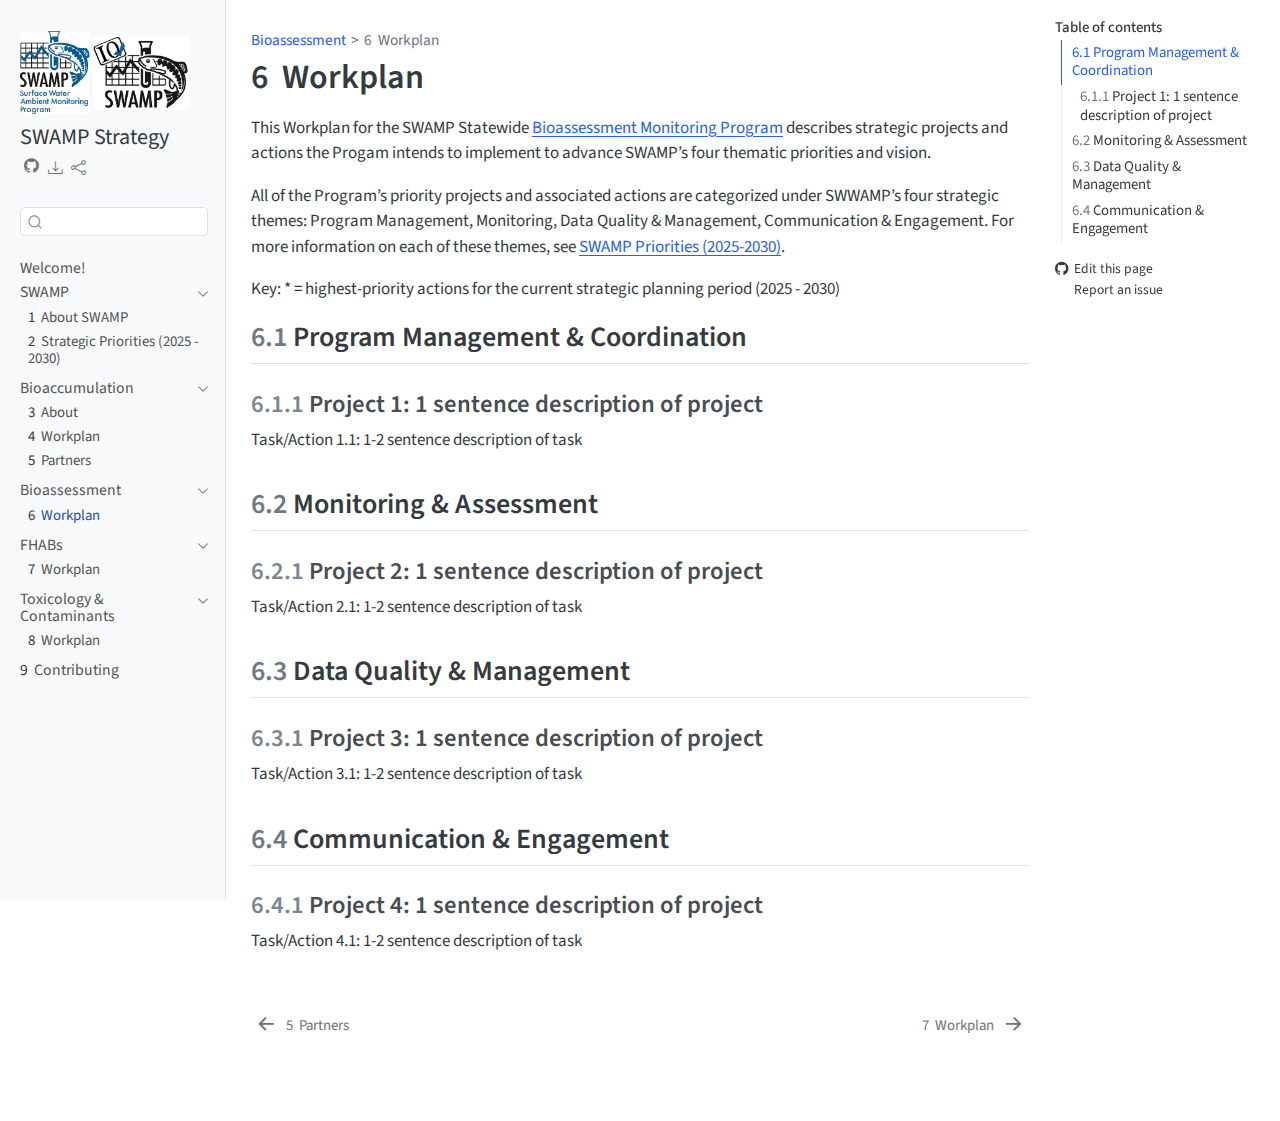
<file: bioas-workplan.html>
<!DOCTYPE html>
<html xmlns="http://www.w3.org/1999/xhtml" lang="en" xml:lang="en"><head>

<meta charset="utf-8">
<meta name="generator" content="quarto-1.4.554">

<meta name="viewport" content="width=device-width, initial-scale=1.0, user-scalable=yes">


<title>SWAMP Strategy - 6&nbsp; Workplan</title>
<style>
code{white-space: pre-wrap;}
span.smallcaps{font-variant: small-caps;}
div.columns{display: flex; gap: min(4vw, 1.5em);}
div.column{flex: auto; overflow-x: auto;}
div.hanging-indent{margin-left: 1.5em; text-indent: -1.5em;}
ul.task-list{list-style: none;}
ul.task-list li input[type="checkbox"] {
  width: 0.8em;
  margin: 0 0.8em 0.2em -1em; /* quarto-specific, see https://github.com/quarto-dev/quarto-cli/issues/4556 */ 
  vertical-align: middle;
}
</style>


<script src="site_libs/quarto-nav/quarto-nav.js"></script>
<script src="site_libs/quarto-nav/headroom.min.js"></script>
<script src="site_libs/clipboard/clipboard.min.js"></script>
<script src="site_libs/quarto-search/autocomplete.umd.js"></script>
<script src="site_libs/quarto-search/fuse.min.js"></script>
<script src="site_libs/quarto-search/quarto-search.js"></script>
<meta name="quarto:offset" content="./">
<link href="./fhab-workplan.html" rel="next">
<link href="./bioac-network.html" rel="prev">
<script src="site_libs/quarto-html/quarto.js"></script>
<script src="site_libs/quarto-html/popper.min.js"></script>
<script src="site_libs/quarto-html/tippy.umd.min.js"></script>
<script src="site_libs/quarto-html/anchor.min.js"></script>
<link href="site_libs/quarto-html/tippy.css" rel="stylesheet">
<link href="site_libs/quarto-html/quarto-syntax-highlighting.css" rel="stylesheet" id="quarto-text-highlighting-styles">
<script src="site_libs/bootstrap/bootstrap.min.js"></script>
<link href="site_libs/bootstrap/bootstrap-icons.css" rel="stylesheet">
<link href="site_libs/bootstrap/bootstrap.min.css" rel="stylesheet" id="quarto-bootstrap" data-mode="light">
<script id="quarto-search-options" type="application/json">{
  "location": "sidebar",
  "copy-button": false,
  "collapse-after": 3,
  "panel-placement": "start",
  "type": "textbox",
  "limit": 50,
  "keyboard-shortcut": [
    "f",
    "/",
    "s"
  ],
  "show-item-context": false,
  "language": {
    "search-no-results-text": "No results",
    "search-matching-documents-text": "matching documents",
    "search-copy-link-title": "Copy link to search",
    "search-hide-matches-text": "Hide additional matches",
    "search-more-match-text": "more match in this document",
    "search-more-matches-text": "more matches in this document",
    "search-clear-button-title": "Clear",
    "search-text-placeholder": "",
    "search-detached-cancel-button-title": "Cancel",
    "search-submit-button-title": "Submit",
    "search-label": "Search"
  }
}</script>


</head>

<body class="nav-sidebar docked">

<div id="quarto-search-results"></div>
  <header id="quarto-header" class="headroom fixed-top">
  <nav class="quarto-secondary-nav">
    <div class="container-fluid d-flex">
      <button type="button" class="quarto-btn-toggle btn" data-bs-toggle="collapse" data-bs-target=".quarto-sidebar-collapse-item" aria-controls="quarto-sidebar" aria-expanded="false" aria-label="Toggle sidebar navigation" onclick="if (window.quartoToggleHeadroom) { window.quartoToggleHeadroom(); }">
        <i class="bi bi-layout-text-sidebar-reverse"></i>
      </button>
        <nav class="quarto-page-breadcrumbs" aria-label="breadcrumb"><ol class="breadcrumb"><li class="breadcrumb-item"><a href="./bioas-workplan.html">Bioassessment</a></li><li class="breadcrumb-item"><a href="./bioas-workplan.html"><span class="chapter-number">6</span>&nbsp; <span class="chapter-title">Workplan</span></a></li></ol></nav>
        <a class="flex-grow-1" role="button" data-bs-toggle="collapse" data-bs-target=".quarto-sidebar-collapse-item" aria-controls="quarto-sidebar" aria-expanded="false" aria-label="Toggle sidebar navigation" onclick="if (window.quartoToggleHeadroom) { window.quartoToggleHeadroom(); }">      
        </a>
      <button type="button" class="btn quarto-search-button" aria-label="" onclick="window.quartoOpenSearch();">
        <i class="bi bi-search"></i>
      </button>
    </div>
  </nav>
</header>
<!-- content -->
<div id="quarto-content" class="quarto-container page-columns page-rows-contents page-layout-article">
<!-- sidebar -->
  <nav id="quarto-sidebar" class="sidebar collapse collapse-horizontal quarto-sidebar-collapse-item sidebar-navigation docked overflow-auto">
    <div class="pt-lg-2 mt-2 text-left sidebar-header sidebar-header-stacked">
      <a href="./index.html" class="sidebar-logo-link">
      <img src="./images/swamp-iq-logos.png" alt="" class="sidebar-logo py-0 d-lg-inline d-none">
      </a>
    <div class="sidebar-title mb-0 py-0">
      <a href="./">SWAMP Strategy</a> 
        <div class="sidebar-tools-main tools-wide">
    <a href="https://github.com/CAWaterBoardDataCenter/swamp-strategy" title="Source Code" class="quarto-navigation-tool px-1" aria-label="Source Code"><i class="bi bi-github"></i></a>
    <div class="dropdown">
      <a href="" title="Download" id="quarto-navigation-tool-dropdown-0" class="quarto-navigation-tool dropdown-toggle px-1" data-bs-toggle="dropdown" aria-expanded="false" aria-label="Download"><i class="bi bi-download"></i></a>
      <ul class="dropdown-menu" aria-labelledby="quarto-navigation-tool-dropdown-0">
          <li>
            <a class="dropdown-item sidebar-tools-main-item" href="./SWAMP-Strategy.pdf">
              <i class="bi bi-bi-file-pdf pe-1"></i>
            Download PDF
            </a>
          </li>
          <li>
            <a class="dropdown-item sidebar-tools-main-item" href="./SWAMP-Strategy.epub">
              <i class="bi bi-bi-journal pe-1"></i>
            Download ePub
            </a>
          </li>
      </ul>
    </div>
    <div class="dropdown">
      <a href="" title="Share" id="quarto-navigation-tool-dropdown-1" class="quarto-navigation-tool dropdown-toggle px-1" data-bs-toggle="dropdown" aria-expanded="false" aria-label="Share"><i class="bi bi-share"></i></a>
      <ul class="dropdown-menu" aria-labelledby="quarto-navigation-tool-dropdown-1">
          <li>
            <a class="dropdown-item sidebar-tools-main-item" href="https://twitter.com/intent/tweet?url=|url|">
              <i class="bi bi-bi-twitter pe-1"></i>
            Twitter
            </a>
          </li>
          <li>
            <a class="dropdown-item sidebar-tools-main-item" href="https://www.facebook.com/sharer/sharer.php?u=|url|">
              <i class="bi bi-bi-facebook pe-1"></i>
            Facebook
            </a>
          </li>
      </ul>
    </div>
</div>
    </div>
      </div>
        <div class="mt-2 flex-shrink-0 align-items-center">
        <div class="sidebar-search">
        <div id="quarto-search" class="" title="Search"></div>
        </div>
        </div>
    <div class="sidebar-menu-container"> 
    <ul class="list-unstyled mt-1">
        <li class="sidebar-item">
  <div class="sidebar-item-container"> 
  <a href="./index.html" class="sidebar-item-text sidebar-link">
 <span class="menu-text">Welcome!</span></a>
  </div>
</li>
        <li class="sidebar-item sidebar-item-section">
      <div class="sidebar-item-container"> 
            <a class="sidebar-item-text sidebar-link text-start" data-bs-toggle="collapse" data-bs-target="#quarto-sidebar-section-1" aria-expanded="true">
 <span class="menu-text">SWAMP</span></a>
          <a class="sidebar-item-toggle text-start" data-bs-toggle="collapse" data-bs-target="#quarto-sidebar-section-1" aria-expanded="true" aria-label="Toggle section">
            <i class="bi bi-chevron-right ms-2"></i>
          </a> 
      </div>
      <ul id="quarto-sidebar-section-1" class="collapse list-unstyled sidebar-section depth1 show">  
          <li class="sidebar-item">
  <div class="sidebar-item-container"> 
  <a href="./swamp-about.html" class="sidebar-item-text sidebar-link">
 <span class="menu-text"><span class="chapter-number">1</span>&nbsp; <span class="chapter-title">About SWAMP</span></span></a>
  </div>
</li>
          <li class="sidebar-item">
  <div class="sidebar-item-container"> 
  <a href="./swamp-priorities.html" class="sidebar-item-text sidebar-link">
 <span class="menu-text"><span class="chapter-number">2</span>&nbsp; <span class="chapter-title">Strategic Priorities (2025 - 2030)</span></span></a>
  </div>
</li>
      </ul>
  </li>
        <li class="sidebar-item sidebar-item-section">
      <div class="sidebar-item-container"> 
            <a class="sidebar-item-text sidebar-link text-start" data-bs-toggle="collapse" data-bs-target="#quarto-sidebar-section-2" aria-expanded="true">
 <span class="menu-text">Bioaccumulation</span></a>
          <a class="sidebar-item-toggle text-start" data-bs-toggle="collapse" data-bs-target="#quarto-sidebar-section-2" aria-expanded="true" aria-label="Toggle section">
            <i class="bi bi-chevron-right ms-2"></i>
          </a> 
      </div>
      <ul id="quarto-sidebar-section-2" class="collapse list-unstyled sidebar-section depth1 show">  
          <li class="sidebar-item">
  <div class="sidebar-item-container"> 
  <a href="./bioac-about.html" class="sidebar-item-text sidebar-link">
 <span class="menu-text"><span class="chapter-number">3</span>&nbsp; <span class="chapter-title">About</span></span></a>
  </div>
</li>
          <li class="sidebar-item">
  <div class="sidebar-item-container"> 
  <a href="./bioac-workplan.html" class="sidebar-item-text sidebar-link">
 <span class="menu-text"><span class="chapter-number">4</span>&nbsp; <span class="chapter-title">Workplan</span></span></a>
  </div>
</li>
          <li class="sidebar-item">
  <div class="sidebar-item-container"> 
  <a href="./bioac-network.html" class="sidebar-item-text sidebar-link">
 <span class="menu-text"><span class="chapter-number">5</span>&nbsp; <span class="chapter-title">Partners</span></span></a>
  </div>
</li>
      </ul>
  </li>
        <li class="sidebar-item sidebar-item-section">
      <div class="sidebar-item-container"> 
            <a class="sidebar-item-text sidebar-link text-start" data-bs-toggle="collapse" data-bs-target="#quarto-sidebar-section-3" aria-expanded="true">
 <span class="menu-text">Bioassessment</span></a>
          <a class="sidebar-item-toggle text-start" data-bs-toggle="collapse" data-bs-target="#quarto-sidebar-section-3" aria-expanded="true" aria-label="Toggle section">
            <i class="bi bi-chevron-right ms-2"></i>
          </a> 
      </div>
      <ul id="quarto-sidebar-section-3" class="collapse list-unstyled sidebar-section depth1 show">  
          <li class="sidebar-item">
  <div class="sidebar-item-container"> 
  <a href="./bioas-workplan.html" class="sidebar-item-text sidebar-link active">
 <span class="menu-text"><span class="chapter-number">6</span>&nbsp; <span class="chapter-title">Workplan</span></span></a>
  </div>
</li>
      </ul>
  </li>
        <li class="sidebar-item sidebar-item-section">
      <div class="sidebar-item-container"> 
            <a class="sidebar-item-text sidebar-link text-start" data-bs-toggle="collapse" data-bs-target="#quarto-sidebar-section-4" aria-expanded="true">
 <span class="menu-text">FHABs</span></a>
          <a class="sidebar-item-toggle text-start" data-bs-toggle="collapse" data-bs-target="#quarto-sidebar-section-4" aria-expanded="true" aria-label="Toggle section">
            <i class="bi bi-chevron-right ms-2"></i>
          </a> 
      </div>
      <ul id="quarto-sidebar-section-4" class="collapse list-unstyled sidebar-section depth1 show">  
          <li class="sidebar-item">
  <div class="sidebar-item-container"> 
  <a href="./fhab-workplan.html" class="sidebar-item-text sidebar-link">
 <span class="menu-text"><span class="chapter-number">7</span>&nbsp; <span class="chapter-title">Workplan</span></span></a>
  </div>
</li>
      </ul>
  </li>
        <li class="sidebar-item sidebar-item-section">
      <div class="sidebar-item-container"> 
            <a class="sidebar-item-text sidebar-link text-start" data-bs-toggle="collapse" data-bs-target="#quarto-sidebar-section-5" aria-expanded="true">
 <span class="menu-text">Toxicology &amp; Contaminants</span></a>
          <a class="sidebar-item-toggle text-start" data-bs-toggle="collapse" data-bs-target="#quarto-sidebar-section-5" aria-expanded="true" aria-label="Toggle section">
            <i class="bi bi-chevron-right ms-2"></i>
          </a> 
      </div>
      <ul id="quarto-sidebar-section-5" class="collapse list-unstyled sidebar-section depth1 show">  
          <li class="sidebar-item">
  <div class="sidebar-item-container"> 
  <a href="./tox-workplan.html" class="sidebar-item-text sidebar-link">
 <span class="menu-text"><span class="chapter-number">8</span>&nbsp; <span class="chapter-title">Workplan</span></span></a>
  </div>
</li>
      </ul>
  </li>
        <li class="sidebar-item">
  <div class="sidebar-item-container"> 
  <a href="./contribute.html" class="sidebar-item-text sidebar-link">
 <span class="menu-text"><span class="chapter-number">9</span>&nbsp; <span class="chapter-title">Contributing</span></span></a>
  </div>
</li>
    </ul>
    </div>
</nav>
<div id="quarto-sidebar-glass" class="quarto-sidebar-collapse-item" data-bs-toggle="collapse" data-bs-target=".quarto-sidebar-collapse-item"></div>
<!-- margin-sidebar -->
    <div id="quarto-margin-sidebar" class="sidebar margin-sidebar">
        <nav id="TOC" role="doc-toc" class="toc-active">
    <h2 id="toc-title">Table of contents</h2>
   
  <ul>
  <li><a href="#program-management-coordination" id="toc-program-management-coordination" class="nav-link active" data-scroll-target="#program-management-coordination"><span class="header-section-number">6.1</span> Program Management &amp; Coordination</a>
  <ul class="collapse">
  <li><a href="#project-1-1-sentence-description-of-project" id="toc-project-1-1-sentence-description-of-project" class="nav-link" data-scroll-target="#project-1-1-sentence-description-of-project"><span class="header-section-number">6.1.1</span> Project 1: 1 sentence description of project</a></li>
  </ul></li>
  <li><a href="#monitoring-assessment" id="toc-monitoring-assessment" class="nav-link" data-scroll-target="#monitoring-assessment"><span class="header-section-number">6.2</span> Monitoring &amp; Assessment</a>
  <ul class="collapse">
  <li><a href="#project-2-1-sentence-description-of-project" id="toc-project-2-1-sentence-description-of-project" class="nav-link" data-scroll-target="#project-2-1-sentence-description-of-project"><span class="header-section-number">6.2.1</span> Project 2: 1 sentence description of project</a></li>
  </ul></li>
  <li><a href="#data-quality-management" id="toc-data-quality-management" class="nav-link" data-scroll-target="#data-quality-management"><span class="header-section-number">6.3</span> Data Quality &amp; Management</a>
  <ul class="collapse">
  <li><a href="#project-3-1-sentence-description-of-project" id="toc-project-3-1-sentence-description-of-project" class="nav-link" data-scroll-target="#project-3-1-sentence-description-of-project"><span class="header-section-number">6.3.1</span> Project 3: 1 sentence description of project</a></li>
  </ul></li>
  <li><a href="#communication-engagement" id="toc-communication-engagement" class="nav-link" data-scroll-target="#communication-engagement"><span class="header-section-number">6.4</span> Communication &amp; Engagement</a>
  <ul class="collapse">
  <li><a href="#project-4-1-sentence-description-of-project" id="toc-project-4-1-sentence-description-of-project" class="nav-link" data-scroll-target="#project-4-1-sentence-description-of-project"><span class="header-section-number">6.4.1</span> Project 4: 1 sentence description of project</a></li>
  </ul></li>
  </ul>
<div class="toc-actions"><ul><li><a href="https://github.com/CAWaterBoardDataCenter/swamp-strategy/edit/main/bioas-workplan.qmd" class="toc-action"><i class="bi bi-github"></i>Edit this page</a></li><li><a href="https://github.com/CAWaterBoardDataCenter/swamp-strategy/issues/new" class="toc-action"><i class="bi empty"></i>Report an issue</a></li></ul></div></nav>
    </div>
<!-- main -->
<main class="content" id="quarto-document-content">

<header id="title-block-header" class="quarto-title-block default"><nav class="quarto-page-breadcrumbs quarto-title-breadcrumbs d-none d-lg-block" aria-label="breadcrumb"><ol class="breadcrumb"><li class="breadcrumb-item"><a href="./bioas-workplan.html">Bioassessment</a></li><li class="breadcrumb-item"><a href="./bioas-workplan.html"><span class="chapter-number">6</span>&nbsp; <span class="chapter-title">Workplan</span></a></li></ol></nav>
<div class="quarto-title">
<h1 class="title"><span class="chapter-number">6</span>&nbsp; <span class="chapter-title">Workplan</span></h1>
</div>



<div class="quarto-title-meta">

    
  
    
  </div>
  


</header>


<p>This Workplan for the SWAMP Statewide <a href="https://www.waterboards.ca.gov/water_issues/programs/swamp/bioassessment/">Bioassessment Monitoring Program</a> describes strategic projects and actions the Progam intends to implement to advance SWAMP’s four thematic priorities and vision.</p>
<p>All of the Program’s priority projects and associated actions are categorized under SWWAMP’s four strategic themes: Program Management, Monitoring, Data Quality &amp; Management, Communication &amp; Engagement. For more information on each of these themes, see <a href="https://cawaterboarddatacenter.github.io/swamp-strategy/prioriites.html">SWAMP Priorities (2025-2030)</a>.</p>
<p>Key: * = highest-priority actions for the current strategic planning period (2025 - 2030)</p>
<section id="program-management-coordination" class="level2" data-number="6.1">
<h2 data-number="6.1" class="anchored" data-anchor-id="program-management-coordination"><span class="header-section-number">6.1</span> Program Management &amp; Coordination</h2>
<section id="project-1-1-sentence-description-of-project" class="level3" data-number="6.1.1">
<h3 data-number="6.1.1" class="anchored" data-anchor-id="project-1-1-sentence-description-of-project"><span class="header-section-number">6.1.1</span> Project 1: 1 sentence description of project</h3>
<p>Task/Action 1.1: 1-2 sentence description of task</p>
</section>
</section>
<section id="monitoring-assessment" class="level2" data-number="6.2">
<h2 data-number="6.2" class="anchored" data-anchor-id="monitoring-assessment"><span class="header-section-number">6.2</span> Monitoring &amp; Assessment</h2>
<section id="project-2-1-sentence-description-of-project" class="level3" data-number="6.2.1">
<h3 data-number="6.2.1" class="anchored" data-anchor-id="project-2-1-sentence-description-of-project"><span class="header-section-number">6.2.1</span> Project 2: 1 sentence description of project</h3>
<p>Task/Action 2.1: 1-2 sentence description of task</p>
</section>
</section>
<section id="data-quality-management" class="level2" data-number="6.3">
<h2 data-number="6.3" class="anchored" data-anchor-id="data-quality-management"><span class="header-section-number">6.3</span> Data Quality &amp; Management</h2>
<section id="project-3-1-sentence-description-of-project" class="level3" data-number="6.3.1">
<h3 data-number="6.3.1" class="anchored" data-anchor-id="project-3-1-sentence-description-of-project"><span class="header-section-number">6.3.1</span> Project 3: 1 sentence description of project</h3>
<p>Task/Action 3.1: 1-2 sentence description of task</p>
</section>
</section>
<section id="communication-engagement" class="level2" data-number="6.4">
<h2 data-number="6.4" class="anchored" data-anchor-id="communication-engagement"><span class="header-section-number">6.4</span> Communication &amp; Engagement</h2>
<section id="project-4-1-sentence-description-of-project" class="level3" data-number="6.4.1">
<h3 data-number="6.4.1" class="anchored" data-anchor-id="project-4-1-sentence-description-of-project"><span class="header-section-number">6.4.1</span> Project 4: 1 sentence description of project</h3>
<p>Task/Action 4.1: 1-2 sentence description of task</p>


</section>
</section>

</main> <!-- /main -->
<script id="quarto-html-after-body" type="application/javascript">
window.document.addEventListener("DOMContentLoaded", function (event) {
  const toggleBodyColorMode = (bsSheetEl) => {
    const mode = bsSheetEl.getAttribute("data-mode");
    const bodyEl = window.document.querySelector("body");
    if (mode === "dark") {
      bodyEl.classList.add("quarto-dark");
      bodyEl.classList.remove("quarto-light");
    } else {
      bodyEl.classList.add("quarto-light");
      bodyEl.classList.remove("quarto-dark");
    }
  }
  const toggleBodyColorPrimary = () => {
    const bsSheetEl = window.document.querySelector("link#quarto-bootstrap");
    if (bsSheetEl) {
      toggleBodyColorMode(bsSheetEl);
    }
  }
  toggleBodyColorPrimary();  
  const icon = "";
  const anchorJS = new window.AnchorJS();
  anchorJS.options = {
    placement: 'right',
    icon: icon
  };
  anchorJS.add('.anchored');
  const isCodeAnnotation = (el) => {
    for (const clz of el.classList) {
      if (clz.startsWith('code-annotation-')) {                     
        return true;
      }
    }
    return false;
  }
  const clipboard = new window.ClipboardJS('.code-copy-button', {
    text: function(trigger) {
      const codeEl = trigger.previousElementSibling.cloneNode(true);
      for (const childEl of codeEl.children) {
        if (isCodeAnnotation(childEl)) {
          childEl.remove();
        }
      }
      return codeEl.innerText;
    }
  });
  clipboard.on('success', function(e) {
    // button target
    const button = e.trigger;
    // don't keep focus
    button.blur();
    // flash "checked"
    button.classList.add('code-copy-button-checked');
    var currentTitle = button.getAttribute("title");
    button.setAttribute("title", "Copied!");
    let tooltip;
    if (window.bootstrap) {
      button.setAttribute("data-bs-toggle", "tooltip");
      button.setAttribute("data-bs-placement", "left");
      button.setAttribute("data-bs-title", "Copied!");
      tooltip = new bootstrap.Tooltip(button, 
        { trigger: "manual", 
          customClass: "code-copy-button-tooltip",
          offset: [0, -8]});
      tooltip.show();    
    }
    setTimeout(function() {
      if (tooltip) {
        tooltip.hide();
        button.removeAttribute("data-bs-title");
        button.removeAttribute("data-bs-toggle");
        button.removeAttribute("data-bs-placement");
      }
      button.setAttribute("title", currentTitle);
      button.classList.remove('code-copy-button-checked');
    }, 1000);
    // clear code selection
    e.clearSelection();
  });
    var localhostRegex = new RegExp(/^(?:http|https):\/\/localhost\:?[0-9]*\//);
    var mailtoRegex = new RegExp(/^mailto:/);
      var filterRegex = new RegExp('/' + window.location.host + '/');
    var isInternal = (href) => {
        return filterRegex.test(href) || localhostRegex.test(href) || mailtoRegex.test(href);
    }
    // Inspect non-navigation links and adorn them if external
 	var links = window.document.querySelectorAll('a[href]:not(.nav-link):not(.navbar-brand):not(.toc-action):not(.sidebar-link):not(.sidebar-item-toggle):not(.pagination-link):not(.no-external):not([aria-hidden]):not(.dropdown-item):not(.quarto-navigation-tool)');
    for (var i=0; i<links.length; i++) {
      const link = links[i];
      if (!isInternal(link.href)) {
        // undo the damage that might have been done by quarto-nav.js in the case of
        // links that we want to consider external
        if (link.dataset.originalHref !== undefined) {
          link.href = link.dataset.originalHref;
        }
      }
    }
  function tippyHover(el, contentFn, onTriggerFn, onUntriggerFn) {
    const config = {
      allowHTML: true,
      maxWidth: 500,
      delay: 100,
      arrow: false,
      appendTo: function(el) {
          return el.parentElement;
      },
      interactive: true,
      interactiveBorder: 10,
      theme: 'quarto',
      placement: 'bottom-start',
    };
    if (contentFn) {
      config.content = contentFn;
    }
    if (onTriggerFn) {
      config.onTrigger = onTriggerFn;
    }
    if (onUntriggerFn) {
      config.onUntrigger = onUntriggerFn;
    }
    window.tippy(el, config); 
  }
  const noterefs = window.document.querySelectorAll('a[role="doc-noteref"]');
  for (var i=0; i<noterefs.length; i++) {
    const ref = noterefs[i];
    tippyHover(ref, function() {
      // use id or data attribute instead here
      let href = ref.getAttribute('data-footnote-href') || ref.getAttribute('href');
      try { href = new URL(href).hash; } catch {}
      const id = href.replace(/^#\/?/, "");
      const note = window.document.getElementById(id);
      if (note) {
        return note.innerHTML;
      } else {
        return "";
      }
    });
  }
  const xrefs = window.document.querySelectorAll('a.quarto-xref');
  const processXRef = (id, note) => {
    // Strip column container classes
    const stripColumnClz = (el) => {
      el.classList.remove("page-full", "page-columns");
      if (el.children) {
        for (const child of el.children) {
          stripColumnClz(child);
        }
      }
    }
    stripColumnClz(note)
    if (id === null || id.startsWith('sec-')) {
      // Special case sections, only their first couple elements
      const container = document.createElement("div");
      if (note.children && note.children.length > 2) {
        container.appendChild(note.children[0].cloneNode(true));
        for (let i = 1; i < note.children.length; i++) {
          const child = note.children[i];
          if (child.tagName === "P" && child.innerText === "") {
            continue;
          } else {
            container.appendChild(child.cloneNode(true));
            break;
          }
        }
        if (window.Quarto?.typesetMath) {
          window.Quarto.typesetMath(container);
        }
        return container.innerHTML
      } else {
        if (window.Quarto?.typesetMath) {
          window.Quarto.typesetMath(note);
        }
        return note.innerHTML;
      }
    } else {
      // Remove any anchor links if they are present
      const anchorLink = note.querySelector('a.anchorjs-link');
      if (anchorLink) {
        anchorLink.remove();
      }
      if (window.Quarto?.typesetMath) {
        window.Quarto.typesetMath(note);
      }
      // TODO in 1.5, we should make sure this works without a callout special case
      if (note.classList.contains("callout")) {
        return note.outerHTML;
      } else {
        return note.innerHTML;
      }
    }
  }
  for (var i=0; i<xrefs.length; i++) {
    const xref = xrefs[i];
    tippyHover(xref, undefined, function(instance) {
      instance.disable();
      let url = xref.getAttribute('href');
      let hash = undefined; 
      if (url.startsWith('#')) {
        hash = url;
      } else {
        try { hash = new URL(url).hash; } catch {}
      }
      if (hash) {
        const id = hash.replace(/^#\/?/, "");
        const note = window.document.getElementById(id);
        if (note !== null) {
          try {
            const html = processXRef(id, note.cloneNode(true));
            instance.setContent(html);
          } finally {
            instance.enable();
            instance.show();
          }
        } else {
          // See if we can fetch this
          fetch(url.split('#')[0])
          .then(res => res.text())
          .then(html => {
            const parser = new DOMParser();
            const htmlDoc = parser.parseFromString(html, "text/html");
            const note = htmlDoc.getElementById(id);
            if (note !== null) {
              const html = processXRef(id, note);
              instance.setContent(html);
            } 
          }).finally(() => {
            instance.enable();
            instance.show();
          });
        }
      } else {
        // See if we can fetch a full url (with no hash to target)
        // This is a special case and we should probably do some content thinning / targeting
        fetch(url)
        .then(res => res.text())
        .then(html => {
          const parser = new DOMParser();
          const htmlDoc = parser.parseFromString(html, "text/html");
          const note = htmlDoc.querySelector('main.content');
          if (note !== null) {
            // This should only happen for chapter cross references
            // (since there is no id in the URL)
            // remove the first header
            if (note.children.length > 0 && note.children[0].tagName === "HEADER") {
              note.children[0].remove();
            }
            const html = processXRef(null, note);
            instance.setContent(html);
          } 
        }).finally(() => {
          instance.enable();
          instance.show();
        });
      }
    }, function(instance) {
    });
  }
      let selectedAnnoteEl;
      const selectorForAnnotation = ( cell, annotation) => {
        let cellAttr = 'data-code-cell="' + cell + '"';
        let lineAttr = 'data-code-annotation="' +  annotation + '"';
        const selector = 'span[' + cellAttr + '][' + lineAttr + ']';
        return selector;
      }
      const selectCodeLines = (annoteEl) => {
        const doc = window.document;
        const targetCell = annoteEl.getAttribute("data-target-cell");
        const targetAnnotation = annoteEl.getAttribute("data-target-annotation");
        const annoteSpan = window.document.querySelector(selectorForAnnotation(targetCell, targetAnnotation));
        const lines = annoteSpan.getAttribute("data-code-lines").split(",");
        const lineIds = lines.map((line) => {
          return targetCell + "-" + line;
        })
        let top = null;
        let height = null;
        let parent = null;
        if (lineIds.length > 0) {
            //compute the position of the single el (top and bottom and make a div)
            const el = window.document.getElementById(lineIds[0]);
            top = el.offsetTop;
            height = el.offsetHeight;
            parent = el.parentElement.parentElement;
          if (lineIds.length > 1) {
            const lastEl = window.document.getElementById(lineIds[lineIds.length - 1]);
            const bottom = lastEl.offsetTop + lastEl.offsetHeight;
            height = bottom - top;
          }
          if (top !== null && height !== null && parent !== null) {
            // cook up a div (if necessary) and position it 
            let div = window.document.getElementById("code-annotation-line-highlight");
            if (div === null) {
              div = window.document.createElement("div");
              div.setAttribute("id", "code-annotation-line-highlight");
              div.style.position = 'absolute';
              parent.appendChild(div);
            }
            div.style.top = top - 2 + "px";
            div.style.height = height + 4 + "px";
            div.style.left = 0;
            let gutterDiv = window.document.getElementById("code-annotation-line-highlight-gutter");
            if (gutterDiv === null) {
              gutterDiv = window.document.createElement("div");
              gutterDiv.setAttribute("id", "code-annotation-line-highlight-gutter");
              gutterDiv.style.position = 'absolute';
              const codeCell = window.document.getElementById(targetCell);
              const gutter = codeCell.querySelector('.code-annotation-gutter');
              gutter.appendChild(gutterDiv);
            }
            gutterDiv.style.top = top - 2 + "px";
            gutterDiv.style.height = height + 4 + "px";
          }
          selectedAnnoteEl = annoteEl;
        }
      };
      const unselectCodeLines = () => {
        const elementsIds = ["code-annotation-line-highlight", "code-annotation-line-highlight-gutter"];
        elementsIds.forEach((elId) => {
          const div = window.document.getElementById(elId);
          if (div) {
            div.remove();
          }
        });
        selectedAnnoteEl = undefined;
      };
        // Handle positioning of the toggle
    window.addEventListener(
      "resize",
      throttle(() => {
        elRect = undefined;
        if (selectedAnnoteEl) {
          selectCodeLines(selectedAnnoteEl);
        }
      }, 10)
    );
    function throttle(fn, ms) {
    let throttle = false;
    let timer;
      return (...args) => {
        if(!throttle) { // first call gets through
            fn.apply(this, args);
            throttle = true;
        } else { // all the others get throttled
            if(timer) clearTimeout(timer); // cancel #2
            timer = setTimeout(() => {
              fn.apply(this, args);
              timer = throttle = false;
            }, ms);
        }
      };
    }
      // Attach click handler to the DT
      const annoteDls = window.document.querySelectorAll('dt[data-target-cell]');
      for (const annoteDlNode of annoteDls) {
        annoteDlNode.addEventListener('click', (event) => {
          const clickedEl = event.target;
          if (clickedEl !== selectedAnnoteEl) {
            unselectCodeLines();
            const activeEl = window.document.querySelector('dt[data-target-cell].code-annotation-active');
            if (activeEl) {
              activeEl.classList.remove('code-annotation-active');
            }
            selectCodeLines(clickedEl);
            clickedEl.classList.add('code-annotation-active');
          } else {
            // Unselect the line
            unselectCodeLines();
            clickedEl.classList.remove('code-annotation-active');
          }
        });
      }
  const findCites = (el) => {
    const parentEl = el.parentElement;
    if (parentEl) {
      const cites = parentEl.dataset.cites;
      if (cites) {
        return {
          el,
          cites: cites.split(' ')
        };
      } else {
        return findCites(el.parentElement)
      }
    } else {
      return undefined;
    }
  };
  var bibliorefs = window.document.querySelectorAll('a[role="doc-biblioref"]');
  for (var i=0; i<bibliorefs.length; i++) {
    const ref = bibliorefs[i];
    const citeInfo = findCites(ref);
    if (citeInfo) {
      tippyHover(citeInfo.el, function() {
        var popup = window.document.createElement('div');
        citeInfo.cites.forEach(function(cite) {
          var citeDiv = window.document.createElement('div');
          citeDiv.classList.add('hanging-indent');
          citeDiv.classList.add('csl-entry');
          var biblioDiv = window.document.getElementById('ref-' + cite);
          if (biblioDiv) {
            citeDiv.innerHTML = biblioDiv.innerHTML;
          }
          popup.appendChild(citeDiv);
        });
        return popup.innerHTML;
      });
    }
  }
});
</script>
<nav class="page-navigation">
  <div class="nav-page nav-page-previous">
      <a href="./bioac-network.html" class="pagination-link" aria-label="Partners">
        <i class="bi bi-arrow-left-short"></i> <span class="nav-page-text"><span class="chapter-number">5</span>&nbsp; <span class="chapter-title">Partners</span></span>
      </a>          
  </div>
  <div class="nav-page nav-page-next">
      <a href="./fhab-workplan.html" class="pagination-link" aria-label="Workplan">
        <span class="nav-page-text"><span class="chapter-number">7</span>&nbsp; <span class="chapter-title">Workplan</span></span> <i class="bi bi-arrow-right-short"></i>
      </a>
  </div>
</nav>
</div> <!-- /content -->




<footer class="footer"><div class="nav-footer"><div class="nav-footer-center"><div class="toc-actions d-sm-block d-md-none"><ul><li><a href="https://github.com/CAWaterBoardDataCenter/swamp-strategy/edit/main/bioas-workplan.qmd" class="toc-action"><i class="bi bi-github"></i>Edit this page</a></li><li><a href="https://github.com/CAWaterBoardDataCenter/swamp-strategy/issues/new" class="toc-action"><i class="bi empty"></i>Report an issue</a></li></ul></div></div></div></footer></body></html>
</file>
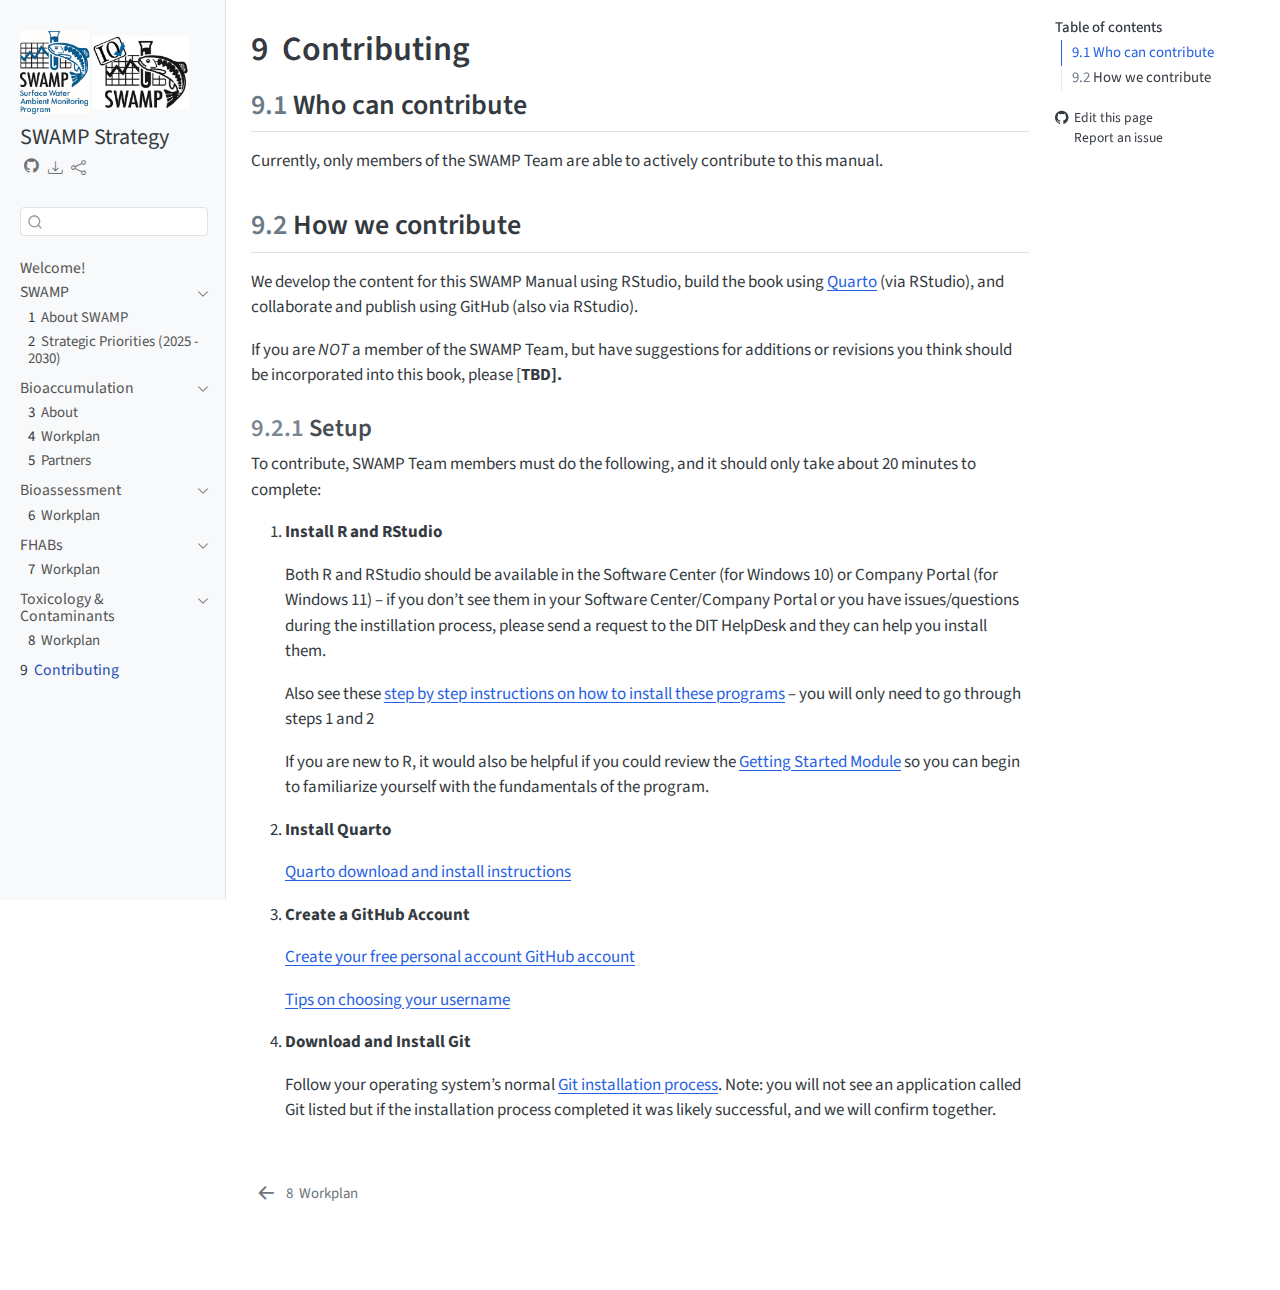
<file: contribute.html>
<!DOCTYPE html>
<html xmlns="http://www.w3.org/1999/xhtml" lang="en" xml:lang="en"><head>

<meta charset="utf-8">
<meta name="generator" content="quarto-1.4.554">

<meta name="viewport" content="width=device-width, initial-scale=1.0, user-scalable=yes">


<title>SWAMP Strategy - 9&nbsp; Contributing</title>
<style>
code{white-space: pre-wrap;}
span.smallcaps{font-variant: small-caps;}
div.columns{display: flex; gap: min(4vw, 1.5em);}
div.column{flex: auto; overflow-x: auto;}
div.hanging-indent{margin-left: 1.5em; text-indent: -1.5em;}
ul.task-list{list-style: none;}
ul.task-list li input[type="checkbox"] {
  width: 0.8em;
  margin: 0 0.8em 0.2em -1em; /* quarto-specific, see https://github.com/quarto-dev/quarto-cli/issues/4556 */ 
  vertical-align: middle;
}
</style>


<script src="site_libs/quarto-nav/quarto-nav.js"></script>
<script src="site_libs/quarto-nav/headroom.min.js"></script>
<script src="site_libs/clipboard/clipboard.min.js"></script>
<script src="site_libs/quarto-search/autocomplete.umd.js"></script>
<script src="site_libs/quarto-search/fuse.min.js"></script>
<script src="site_libs/quarto-search/quarto-search.js"></script>
<meta name="quarto:offset" content="./">
<link href="./tox-workplan.html" rel="prev">
<script src="site_libs/quarto-html/quarto.js"></script>
<script src="site_libs/quarto-html/popper.min.js"></script>
<script src="site_libs/quarto-html/tippy.umd.min.js"></script>
<script src="site_libs/quarto-html/anchor.min.js"></script>
<link href="site_libs/quarto-html/tippy.css" rel="stylesheet">
<link href="site_libs/quarto-html/quarto-syntax-highlighting.css" rel="stylesheet" id="quarto-text-highlighting-styles">
<script src="site_libs/bootstrap/bootstrap.min.js"></script>
<link href="site_libs/bootstrap/bootstrap-icons.css" rel="stylesheet">
<link href="site_libs/bootstrap/bootstrap.min.css" rel="stylesheet" id="quarto-bootstrap" data-mode="light">
<script id="quarto-search-options" type="application/json">{
  "location": "sidebar",
  "copy-button": false,
  "collapse-after": 3,
  "panel-placement": "start",
  "type": "textbox",
  "limit": 50,
  "keyboard-shortcut": [
    "f",
    "/",
    "s"
  ],
  "show-item-context": false,
  "language": {
    "search-no-results-text": "No results",
    "search-matching-documents-text": "matching documents",
    "search-copy-link-title": "Copy link to search",
    "search-hide-matches-text": "Hide additional matches",
    "search-more-match-text": "more match in this document",
    "search-more-matches-text": "more matches in this document",
    "search-clear-button-title": "Clear",
    "search-text-placeholder": "",
    "search-detached-cancel-button-title": "Cancel",
    "search-submit-button-title": "Submit",
    "search-label": "Search"
  }
}</script>


</head>

<body class="nav-sidebar docked">

<div id="quarto-search-results"></div>
  <header id="quarto-header" class="headroom fixed-top">
  <nav class="quarto-secondary-nav">
    <div class="container-fluid d-flex">
      <button type="button" class="quarto-btn-toggle btn" data-bs-toggle="collapse" data-bs-target=".quarto-sidebar-collapse-item" aria-controls="quarto-sidebar" aria-expanded="false" aria-label="Toggle sidebar navigation" onclick="if (window.quartoToggleHeadroom) { window.quartoToggleHeadroom(); }">
        <i class="bi bi-layout-text-sidebar-reverse"></i>
      </button>
        <nav class="quarto-page-breadcrumbs" aria-label="breadcrumb"><ol class="breadcrumb"><li class="breadcrumb-item"><a href="./contribute.html"><span class="chapter-number">9</span>&nbsp; <span class="chapter-title">Contributing</span></a></li></ol></nav>
        <a class="flex-grow-1" role="button" data-bs-toggle="collapse" data-bs-target=".quarto-sidebar-collapse-item" aria-controls="quarto-sidebar" aria-expanded="false" aria-label="Toggle sidebar navigation" onclick="if (window.quartoToggleHeadroom) { window.quartoToggleHeadroom(); }">      
        </a>
      <button type="button" class="btn quarto-search-button" aria-label="" onclick="window.quartoOpenSearch();">
        <i class="bi bi-search"></i>
      </button>
    </div>
  </nav>
</header>
<!-- content -->
<div id="quarto-content" class="quarto-container page-columns page-rows-contents page-layout-article">
<!-- sidebar -->
  <nav id="quarto-sidebar" class="sidebar collapse collapse-horizontal quarto-sidebar-collapse-item sidebar-navigation docked overflow-auto">
    <div class="pt-lg-2 mt-2 text-left sidebar-header sidebar-header-stacked">
      <a href="./index.html" class="sidebar-logo-link">
      <img src="./images/swamp-iq-logos.png" alt="" class="sidebar-logo py-0 d-lg-inline d-none">
      </a>
    <div class="sidebar-title mb-0 py-0">
      <a href="./">SWAMP Strategy</a> 
        <div class="sidebar-tools-main tools-wide">
    <a href="https://github.com/CAWaterBoardDataCenter/swamp-strategy" title="Source Code" class="quarto-navigation-tool px-1" aria-label="Source Code"><i class="bi bi-github"></i></a>
    <div class="dropdown">
      <a href="" title="Download" id="quarto-navigation-tool-dropdown-0" class="quarto-navigation-tool dropdown-toggle px-1" data-bs-toggle="dropdown" aria-expanded="false" aria-label="Download"><i class="bi bi-download"></i></a>
      <ul class="dropdown-menu" aria-labelledby="quarto-navigation-tool-dropdown-0">
          <li>
            <a class="dropdown-item sidebar-tools-main-item" href="./SWAMP-Strategy.pdf">
              <i class="bi bi-bi-file-pdf pe-1"></i>
            Download PDF
            </a>
          </li>
          <li>
            <a class="dropdown-item sidebar-tools-main-item" href="./SWAMP-Strategy.epub">
              <i class="bi bi-bi-journal pe-1"></i>
            Download ePub
            </a>
          </li>
      </ul>
    </div>
    <div class="dropdown">
      <a href="" title="Share" id="quarto-navigation-tool-dropdown-1" class="quarto-navigation-tool dropdown-toggle px-1" data-bs-toggle="dropdown" aria-expanded="false" aria-label="Share"><i class="bi bi-share"></i></a>
      <ul class="dropdown-menu" aria-labelledby="quarto-navigation-tool-dropdown-1">
          <li>
            <a class="dropdown-item sidebar-tools-main-item" href="https://twitter.com/intent/tweet?url=|url|">
              <i class="bi bi-bi-twitter pe-1"></i>
            Twitter
            </a>
          </li>
          <li>
            <a class="dropdown-item sidebar-tools-main-item" href="https://www.facebook.com/sharer/sharer.php?u=|url|">
              <i class="bi bi-bi-facebook pe-1"></i>
            Facebook
            </a>
          </li>
      </ul>
    </div>
</div>
    </div>
      </div>
        <div class="mt-2 flex-shrink-0 align-items-center">
        <div class="sidebar-search">
        <div id="quarto-search" class="" title="Search"></div>
        </div>
        </div>
    <div class="sidebar-menu-container"> 
    <ul class="list-unstyled mt-1">
        <li class="sidebar-item">
  <div class="sidebar-item-container"> 
  <a href="./index.html" class="sidebar-item-text sidebar-link">
 <span class="menu-text">Welcome!</span></a>
  </div>
</li>
        <li class="sidebar-item sidebar-item-section">
      <div class="sidebar-item-container"> 
            <a class="sidebar-item-text sidebar-link text-start" data-bs-toggle="collapse" data-bs-target="#quarto-sidebar-section-1" aria-expanded="true">
 <span class="menu-text">SWAMP</span></a>
          <a class="sidebar-item-toggle text-start" data-bs-toggle="collapse" data-bs-target="#quarto-sidebar-section-1" aria-expanded="true" aria-label="Toggle section">
            <i class="bi bi-chevron-right ms-2"></i>
          </a> 
      </div>
      <ul id="quarto-sidebar-section-1" class="collapse list-unstyled sidebar-section depth1 show">  
          <li class="sidebar-item">
  <div class="sidebar-item-container"> 
  <a href="./swamp-about.html" class="sidebar-item-text sidebar-link">
 <span class="menu-text"><span class="chapter-number">1</span>&nbsp; <span class="chapter-title">About SWAMP</span></span></a>
  </div>
</li>
          <li class="sidebar-item">
  <div class="sidebar-item-container"> 
  <a href="./swamp-priorities.html" class="sidebar-item-text sidebar-link">
 <span class="menu-text"><span class="chapter-number">2</span>&nbsp; <span class="chapter-title">Strategic Priorities (2025 - 2030)</span></span></a>
  </div>
</li>
      </ul>
  </li>
        <li class="sidebar-item sidebar-item-section">
      <div class="sidebar-item-container"> 
            <a class="sidebar-item-text sidebar-link text-start" data-bs-toggle="collapse" data-bs-target="#quarto-sidebar-section-2" aria-expanded="true">
 <span class="menu-text">Bioaccumulation</span></a>
          <a class="sidebar-item-toggle text-start" data-bs-toggle="collapse" data-bs-target="#quarto-sidebar-section-2" aria-expanded="true" aria-label="Toggle section">
            <i class="bi bi-chevron-right ms-2"></i>
          </a> 
      </div>
      <ul id="quarto-sidebar-section-2" class="collapse list-unstyled sidebar-section depth1 show">  
          <li class="sidebar-item">
  <div class="sidebar-item-container"> 
  <a href="./bioac-about.html" class="sidebar-item-text sidebar-link">
 <span class="menu-text"><span class="chapter-number">3</span>&nbsp; <span class="chapter-title">About</span></span></a>
  </div>
</li>
          <li class="sidebar-item">
  <div class="sidebar-item-container"> 
  <a href="./bioac-workplan.html" class="sidebar-item-text sidebar-link">
 <span class="menu-text"><span class="chapter-number">4</span>&nbsp; <span class="chapter-title">Workplan</span></span></a>
  </div>
</li>
          <li class="sidebar-item">
  <div class="sidebar-item-container"> 
  <a href="./bioac-network.html" class="sidebar-item-text sidebar-link">
 <span class="menu-text"><span class="chapter-number">5</span>&nbsp; <span class="chapter-title">Partners</span></span></a>
  </div>
</li>
      </ul>
  </li>
        <li class="sidebar-item sidebar-item-section">
      <div class="sidebar-item-container"> 
            <a class="sidebar-item-text sidebar-link text-start" data-bs-toggle="collapse" data-bs-target="#quarto-sidebar-section-3" aria-expanded="true">
 <span class="menu-text">Bioassessment</span></a>
          <a class="sidebar-item-toggle text-start" data-bs-toggle="collapse" data-bs-target="#quarto-sidebar-section-3" aria-expanded="true" aria-label="Toggle section">
            <i class="bi bi-chevron-right ms-2"></i>
          </a> 
      </div>
      <ul id="quarto-sidebar-section-3" class="collapse list-unstyled sidebar-section depth1 show">  
          <li class="sidebar-item">
  <div class="sidebar-item-container"> 
  <a href="./bioas-workplan.html" class="sidebar-item-text sidebar-link">
 <span class="menu-text"><span class="chapter-number">6</span>&nbsp; <span class="chapter-title">Workplan</span></span></a>
  </div>
</li>
      </ul>
  </li>
        <li class="sidebar-item sidebar-item-section">
      <div class="sidebar-item-container"> 
            <a class="sidebar-item-text sidebar-link text-start" data-bs-toggle="collapse" data-bs-target="#quarto-sidebar-section-4" aria-expanded="true">
 <span class="menu-text">FHABs</span></a>
          <a class="sidebar-item-toggle text-start" data-bs-toggle="collapse" data-bs-target="#quarto-sidebar-section-4" aria-expanded="true" aria-label="Toggle section">
            <i class="bi bi-chevron-right ms-2"></i>
          </a> 
      </div>
      <ul id="quarto-sidebar-section-4" class="collapse list-unstyled sidebar-section depth1 show">  
          <li class="sidebar-item">
  <div class="sidebar-item-container"> 
  <a href="./fhab-workplan.html" class="sidebar-item-text sidebar-link">
 <span class="menu-text"><span class="chapter-number">7</span>&nbsp; <span class="chapter-title">Workplan</span></span></a>
  </div>
</li>
      </ul>
  </li>
        <li class="sidebar-item sidebar-item-section">
      <div class="sidebar-item-container"> 
            <a class="sidebar-item-text sidebar-link text-start" data-bs-toggle="collapse" data-bs-target="#quarto-sidebar-section-5" aria-expanded="true">
 <span class="menu-text">Toxicology &amp; Contaminants</span></a>
          <a class="sidebar-item-toggle text-start" data-bs-toggle="collapse" data-bs-target="#quarto-sidebar-section-5" aria-expanded="true" aria-label="Toggle section">
            <i class="bi bi-chevron-right ms-2"></i>
          </a> 
      </div>
      <ul id="quarto-sidebar-section-5" class="collapse list-unstyled sidebar-section depth1 show">  
          <li class="sidebar-item">
  <div class="sidebar-item-container"> 
  <a href="./tox-workplan.html" class="sidebar-item-text sidebar-link">
 <span class="menu-text"><span class="chapter-number">8</span>&nbsp; <span class="chapter-title">Workplan</span></span></a>
  </div>
</li>
      </ul>
  </li>
        <li class="sidebar-item">
  <div class="sidebar-item-container"> 
  <a href="./contribute.html" class="sidebar-item-text sidebar-link active">
 <span class="menu-text"><span class="chapter-number">9</span>&nbsp; <span class="chapter-title">Contributing</span></span></a>
  </div>
</li>
    </ul>
    </div>
</nav>
<div id="quarto-sidebar-glass" class="quarto-sidebar-collapse-item" data-bs-toggle="collapse" data-bs-target=".quarto-sidebar-collapse-item"></div>
<!-- margin-sidebar -->
    <div id="quarto-margin-sidebar" class="sidebar margin-sidebar">
        <nav id="TOC" role="doc-toc" class="toc-active">
    <h2 id="toc-title">Table of contents</h2>
   
  <ul>
  <li><a href="#who-can-contribute" id="toc-who-can-contribute" class="nav-link active" data-scroll-target="#who-can-contribute"><span class="header-section-number">9.1</span> Who can contribute</a></li>
  <li><a href="#how-we-contribute" id="toc-how-we-contribute" class="nav-link" data-scroll-target="#how-we-contribute"><span class="header-section-number">9.2</span> How we contribute</a>
  <ul class="collapse">
  <li><a href="#setup" id="toc-setup" class="nav-link" data-scroll-target="#setup"><span class="header-section-number">9.2.1</span> Setup</a></li>
  </ul></li>
  </ul>
<div class="toc-actions"><ul><li><a href="https://github.com/CAWaterBoardDataCenter/swamp-strategy/edit/main/contribute.qmd" class="toc-action"><i class="bi bi-github"></i>Edit this page</a></li><li><a href="https://github.com/CAWaterBoardDataCenter/swamp-strategy/issues/new" class="toc-action"><i class="bi empty"></i>Report an issue</a></li></ul></div></nav>
    </div>
<!-- main -->
<main class="content" id="quarto-document-content">

<header id="title-block-header" class="quarto-title-block default">
<div class="quarto-title">
<h1 class="title"><span class="chapter-number">9</span>&nbsp; <span class="chapter-title">Contributing</span></h1>
</div>



<div class="quarto-title-meta">

    
  
    
  </div>
  


</header>


<section id="who-can-contribute" class="level2" data-number="9.1">
<h2 data-number="9.1" class="anchored" data-anchor-id="who-can-contribute"><span class="header-section-number">9.1</span> Who can contribute</h2>
<p>Currently, only members of the SWAMP Team are able to actively contribute to this manual.</p>
</section>
<section id="how-we-contribute" class="level2" data-number="9.2">
<h2 data-number="9.2" class="anchored" data-anchor-id="how-we-contribute"><span class="header-section-number">9.2</span> How we contribute</h2>
<p>We develop the content for this SWAMP Manual using RStudio, build the book using <a href="https://quarto.org/">Quarto</a> (via RStudio), and collaborate and publish using GitHub (also via RStudio).</p>
<p>If you are <em>NOT</em> a member of the SWAMP Team, but have suggestions for additions or revisions you think should be incorporated into this book, please [<strong>TBD].</strong></p>
<section id="setup" class="level3" data-number="9.2.1">
<h3 data-number="9.2.1" class="anchored" data-anchor-id="setup"><span class="header-section-number">9.2.1</span> Setup</h3>
<p>To contribute, SWAMP Team members must do the following, and it should only take about 20 minutes to complete:</p>
<ol type="1">
<li><p><strong>Install R and RStudio</strong></p>
<p>Both R and RStudio should be available in the Software Center (for Windows 10) or Company Portal (for Windows 11) – if you don’t see them in your Software Center/Company Portal or you have issues/questions during the instillation process, please send a request to the DIT HelpDesk and they can help you install them.</p>
<p>Also see these <a href="https://www.r4wrds.com/intro/m_install_r">step by step instructions on how to install these programs</a> – you will only need to go through steps 1 and 2</p>
<p>If you are new to R, it would also be helpful if you could review the <a href="https://www.r4wrds.com/intro/m_getting_started.html">Getting Started Module</a> so you can begin to familiarize yourself with the fundamentals of the program.</p></li>
<li><p><strong>Install Quarto</strong></p>
<p><a href="https://quarto.org/docs/getting-started/installation.html">Quarto download and install instructions</a></p></li>
<li><p><strong>Create a GitHub Account</strong></p>
<p><a href="https://docs.github.com/en/get-started/signing-up-for-github/signing-up-for-a-new-github-account">Create your free personal account GitHub account</a></p>
<p><a href="https://happygitwithr.com/github-acct.html#username-advice">Tips on choosing your username</a></p></li>
<li><p><strong>Download and Install Git</strong></p>
<p>Follow your operating system’s normal <a href="https://git-scm.com/downloads">Git installation process</a>. Note: you will not see an application called Git listed but if the installation process completed it was likely successful, and we will confirm together.</p></li>
</ol>


</section>
</section>

</main> <!-- /main -->
<script id="quarto-html-after-body" type="application/javascript">
window.document.addEventListener("DOMContentLoaded", function (event) {
  const toggleBodyColorMode = (bsSheetEl) => {
    const mode = bsSheetEl.getAttribute("data-mode");
    const bodyEl = window.document.querySelector("body");
    if (mode === "dark") {
      bodyEl.classList.add("quarto-dark");
      bodyEl.classList.remove("quarto-light");
    } else {
      bodyEl.classList.add("quarto-light");
      bodyEl.classList.remove("quarto-dark");
    }
  }
  const toggleBodyColorPrimary = () => {
    const bsSheetEl = window.document.querySelector("link#quarto-bootstrap");
    if (bsSheetEl) {
      toggleBodyColorMode(bsSheetEl);
    }
  }
  toggleBodyColorPrimary();  
  const icon = "";
  const anchorJS = new window.AnchorJS();
  anchorJS.options = {
    placement: 'right',
    icon: icon
  };
  anchorJS.add('.anchored');
  const isCodeAnnotation = (el) => {
    for (const clz of el.classList) {
      if (clz.startsWith('code-annotation-')) {                     
        return true;
      }
    }
    return false;
  }
  const clipboard = new window.ClipboardJS('.code-copy-button', {
    text: function(trigger) {
      const codeEl = trigger.previousElementSibling.cloneNode(true);
      for (const childEl of codeEl.children) {
        if (isCodeAnnotation(childEl)) {
          childEl.remove();
        }
      }
      return codeEl.innerText;
    }
  });
  clipboard.on('success', function(e) {
    // button target
    const button = e.trigger;
    // don't keep focus
    button.blur();
    // flash "checked"
    button.classList.add('code-copy-button-checked');
    var currentTitle = button.getAttribute("title");
    button.setAttribute("title", "Copied!");
    let tooltip;
    if (window.bootstrap) {
      button.setAttribute("data-bs-toggle", "tooltip");
      button.setAttribute("data-bs-placement", "left");
      button.setAttribute("data-bs-title", "Copied!");
      tooltip = new bootstrap.Tooltip(button, 
        { trigger: "manual", 
          customClass: "code-copy-button-tooltip",
          offset: [0, -8]});
      tooltip.show();    
    }
    setTimeout(function() {
      if (tooltip) {
        tooltip.hide();
        button.removeAttribute("data-bs-title");
        button.removeAttribute("data-bs-toggle");
        button.removeAttribute("data-bs-placement");
      }
      button.setAttribute("title", currentTitle);
      button.classList.remove('code-copy-button-checked');
    }, 1000);
    // clear code selection
    e.clearSelection();
  });
    var localhostRegex = new RegExp(/^(?:http|https):\/\/localhost\:?[0-9]*\//);
    var mailtoRegex = new RegExp(/^mailto:/);
      var filterRegex = new RegExp('/' + window.location.host + '/');
    var isInternal = (href) => {
        return filterRegex.test(href) || localhostRegex.test(href) || mailtoRegex.test(href);
    }
    // Inspect non-navigation links and adorn them if external
 	var links = window.document.querySelectorAll('a[href]:not(.nav-link):not(.navbar-brand):not(.toc-action):not(.sidebar-link):not(.sidebar-item-toggle):not(.pagination-link):not(.no-external):not([aria-hidden]):not(.dropdown-item):not(.quarto-navigation-tool)');
    for (var i=0; i<links.length; i++) {
      const link = links[i];
      if (!isInternal(link.href)) {
        // undo the damage that might have been done by quarto-nav.js in the case of
        // links that we want to consider external
        if (link.dataset.originalHref !== undefined) {
          link.href = link.dataset.originalHref;
        }
      }
    }
  function tippyHover(el, contentFn, onTriggerFn, onUntriggerFn) {
    const config = {
      allowHTML: true,
      maxWidth: 500,
      delay: 100,
      arrow: false,
      appendTo: function(el) {
          return el.parentElement;
      },
      interactive: true,
      interactiveBorder: 10,
      theme: 'quarto',
      placement: 'bottom-start',
    };
    if (contentFn) {
      config.content = contentFn;
    }
    if (onTriggerFn) {
      config.onTrigger = onTriggerFn;
    }
    if (onUntriggerFn) {
      config.onUntrigger = onUntriggerFn;
    }
    window.tippy(el, config); 
  }
  const noterefs = window.document.querySelectorAll('a[role="doc-noteref"]');
  for (var i=0; i<noterefs.length; i++) {
    const ref = noterefs[i];
    tippyHover(ref, function() {
      // use id or data attribute instead here
      let href = ref.getAttribute('data-footnote-href') || ref.getAttribute('href');
      try { href = new URL(href).hash; } catch {}
      const id = href.replace(/^#\/?/, "");
      const note = window.document.getElementById(id);
      if (note) {
        return note.innerHTML;
      } else {
        return "";
      }
    });
  }
  const xrefs = window.document.querySelectorAll('a.quarto-xref');
  const processXRef = (id, note) => {
    // Strip column container classes
    const stripColumnClz = (el) => {
      el.classList.remove("page-full", "page-columns");
      if (el.children) {
        for (const child of el.children) {
          stripColumnClz(child);
        }
      }
    }
    stripColumnClz(note)
    if (id === null || id.startsWith('sec-')) {
      // Special case sections, only their first couple elements
      const container = document.createElement("div");
      if (note.children && note.children.length > 2) {
        container.appendChild(note.children[0].cloneNode(true));
        for (let i = 1; i < note.children.length; i++) {
          const child = note.children[i];
          if (child.tagName === "P" && child.innerText === "") {
            continue;
          } else {
            container.appendChild(child.cloneNode(true));
            break;
          }
        }
        if (window.Quarto?.typesetMath) {
          window.Quarto.typesetMath(container);
        }
        return container.innerHTML
      } else {
        if (window.Quarto?.typesetMath) {
          window.Quarto.typesetMath(note);
        }
        return note.innerHTML;
      }
    } else {
      // Remove any anchor links if they are present
      const anchorLink = note.querySelector('a.anchorjs-link');
      if (anchorLink) {
        anchorLink.remove();
      }
      if (window.Quarto?.typesetMath) {
        window.Quarto.typesetMath(note);
      }
      // TODO in 1.5, we should make sure this works without a callout special case
      if (note.classList.contains("callout")) {
        return note.outerHTML;
      } else {
        return note.innerHTML;
      }
    }
  }
  for (var i=0; i<xrefs.length; i++) {
    const xref = xrefs[i];
    tippyHover(xref, undefined, function(instance) {
      instance.disable();
      let url = xref.getAttribute('href');
      let hash = undefined; 
      if (url.startsWith('#')) {
        hash = url;
      } else {
        try { hash = new URL(url).hash; } catch {}
      }
      if (hash) {
        const id = hash.replace(/^#\/?/, "");
        const note = window.document.getElementById(id);
        if (note !== null) {
          try {
            const html = processXRef(id, note.cloneNode(true));
            instance.setContent(html);
          } finally {
            instance.enable();
            instance.show();
          }
        } else {
          // See if we can fetch this
          fetch(url.split('#')[0])
          .then(res => res.text())
          .then(html => {
            const parser = new DOMParser();
            const htmlDoc = parser.parseFromString(html, "text/html");
            const note = htmlDoc.getElementById(id);
            if (note !== null) {
              const html = processXRef(id, note);
              instance.setContent(html);
            } 
          }).finally(() => {
            instance.enable();
            instance.show();
          });
        }
      } else {
        // See if we can fetch a full url (with no hash to target)
        // This is a special case and we should probably do some content thinning / targeting
        fetch(url)
        .then(res => res.text())
        .then(html => {
          const parser = new DOMParser();
          const htmlDoc = parser.parseFromString(html, "text/html");
          const note = htmlDoc.querySelector('main.content');
          if (note !== null) {
            // This should only happen for chapter cross references
            // (since there is no id in the URL)
            // remove the first header
            if (note.children.length > 0 && note.children[0].tagName === "HEADER") {
              note.children[0].remove();
            }
            const html = processXRef(null, note);
            instance.setContent(html);
          } 
        }).finally(() => {
          instance.enable();
          instance.show();
        });
      }
    }, function(instance) {
    });
  }
      let selectedAnnoteEl;
      const selectorForAnnotation = ( cell, annotation) => {
        let cellAttr = 'data-code-cell="' + cell + '"';
        let lineAttr = 'data-code-annotation="' +  annotation + '"';
        const selector = 'span[' + cellAttr + '][' + lineAttr + ']';
        return selector;
      }
      const selectCodeLines = (annoteEl) => {
        const doc = window.document;
        const targetCell = annoteEl.getAttribute("data-target-cell");
        const targetAnnotation = annoteEl.getAttribute("data-target-annotation");
        const annoteSpan = window.document.querySelector(selectorForAnnotation(targetCell, targetAnnotation));
        const lines = annoteSpan.getAttribute("data-code-lines").split(",");
        const lineIds = lines.map((line) => {
          return targetCell + "-" + line;
        })
        let top = null;
        let height = null;
        let parent = null;
        if (lineIds.length > 0) {
            //compute the position of the single el (top and bottom and make a div)
            const el = window.document.getElementById(lineIds[0]);
            top = el.offsetTop;
            height = el.offsetHeight;
            parent = el.parentElement.parentElement;
          if (lineIds.length > 1) {
            const lastEl = window.document.getElementById(lineIds[lineIds.length - 1]);
            const bottom = lastEl.offsetTop + lastEl.offsetHeight;
            height = bottom - top;
          }
          if (top !== null && height !== null && parent !== null) {
            // cook up a div (if necessary) and position it 
            let div = window.document.getElementById("code-annotation-line-highlight");
            if (div === null) {
              div = window.document.createElement("div");
              div.setAttribute("id", "code-annotation-line-highlight");
              div.style.position = 'absolute';
              parent.appendChild(div);
            }
            div.style.top = top - 2 + "px";
            div.style.height = height + 4 + "px";
            div.style.left = 0;
            let gutterDiv = window.document.getElementById("code-annotation-line-highlight-gutter");
            if (gutterDiv === null) {
              gutterDiv = window.document.createElement("div");
              gutterDiv.setAttribute("id", "code-annotation-line-highlight-gutter");
              gutterDiv.style.position = 'absolute';
              const codeCell = window.document.getElementById(targetCell);
              const gutter = codeCell.querySelector('.code-annotation-gutter');
              gutter.appendChild(gutterDiv);
            }
            gutterDiv.style.top = top - 2 + "px";
            gutterDiv.style.height = height + 4 + "px";
          }
          selectedAnnoteEl = annoteEl;
        }
      };
      const unselectCodeLines = () => {
        const elementsIds = ["code-annotation-line-highlight", "code-annotation-line-highlight-gutter"];
        elementsIds.forEach((elId) => {
          const div = window.document.getElementById(elId);
          if (div) {
            div.remove();
          }
        });
        selectedAnnoteEl = undefined;
      };
        // Handle positioning of the toggle
    window.addEventListener(
      "resize",
      throttle(() => {
        elRect = undefined;
        if (selectedAnnoteEl) {
          selectCodeLines(selectedAnnoteEl);
        }
      }, 10)
    );
    function throttle(fn, ms) {
    let throttle = false;
    let timer;
      return (...args) => {
        if(!throttle) { // first call gets through
            fn.apply(this, args);
            throttle = true;
        } else { // all the others get throttled
            if(timer) clearTimeout(timer); // cancel #2
            timer = setTimeout(() => {
              fn.apply(this, args);
              timer = throttle = false;
            }, ms);
        }
      };
    }
      // Attach click handler to the DT
      const annoteDls = window.document.querySelectorAll('dt[data-target-cell]');
      for (const annoteDlNode of annoteDls) {
        annoteDlNode.addEventListener('click', (event) => {
          const clickedEl = event.target;
          if (clickedEl !== selectedAnnoteEl) {
            unselectCodeLines();
            const activeEl = window.document.querySelector('dt[data-target-cell].code-annotation-active');
            if (activeEl) {
              activeEl.classList.remove('code-annotation-active');
            }
            selectCodeLines(clickedEl);
            clickedEl.classList.add('code-annotation-active');
          } else {
            // Unselect the line
            unselectCodeLines();
            clickedEl.classList.remove('code-annotation-active');
          }
        });
      }
  const findCites = (el) => {
    const parentEl = el.parentElement;
    if (parentEl) {
      const cites = parentEl.dataset.cites;
      if (cites) {
        return {
          el,
          cites: cites.split(' ')
        };
      } else {
        return findCites(el.parentElement)
      }
    } else {
      return undefined;
    }
  };
  var bibliorefs = window.document.querySelectorAll('a[role="doc-biblioref"]');
  for (var i=0; i<bibliorefs.length; i++) {
    const ref = bibliorefs[i];
    const citeInfo = findCites(ref);
    if (citeInfo) {
      tippyHover(citeInfo.el, function() {
        var popup = window.document.createElement('div');
        citeInfo.cites.forEach(function(cite) {
          var citeDiv = window.document.createElement('div');
          citeDiv.classList.add('hanging-indent');
          citeDiv.classList.add('csl-entry');
          var biblioDiv = window.document.getElementById('ref-' + cite);
          if (biblioDiv) {
            citeDiv.innerHTML = biblioDiv.innerHTML;
          }
          popup.appendChild(citeDiv);
        });
        return popup.innerHTML;
      });
    }
  }
});
</script>
<nav class="page-navigation">
  <div class="nav-page nav-page-previous">
      <a href="./tox-workplan.html" class="pagination-link" aria-label="Workplan">
        <i class="bi bi-arrow-left-short"></i> <span class="nav-page-text"><span class="chapter-number">8</span>&nbsp; <span class="chapter-title">Workplan</span></span>
      </a>          
  </div>
  <div class="nav-page nav-page-next">
  </div>
</nav>
</div> <!-- /content -->




<footer class="footer"><div class="nav-footer"><div class="nav-footer-center"><div class="toc-actions d-sm-block d-md-none"><ul><li><a href="https://github.com/CAWaterBoardDataCenter/swamp-strategy/edit/main/contribute.qmd" class="toc-action"><i class="bi bi-github"></i>Edit this page</a></li><li><a href="https://github.com/CAWaterBoardDataCenter/swamp-strategy/issues/new" class="toc-action"><i class="bi empty"></i>Report an issue</a></li></ul></div></div></div></footer></body></html>
</file>
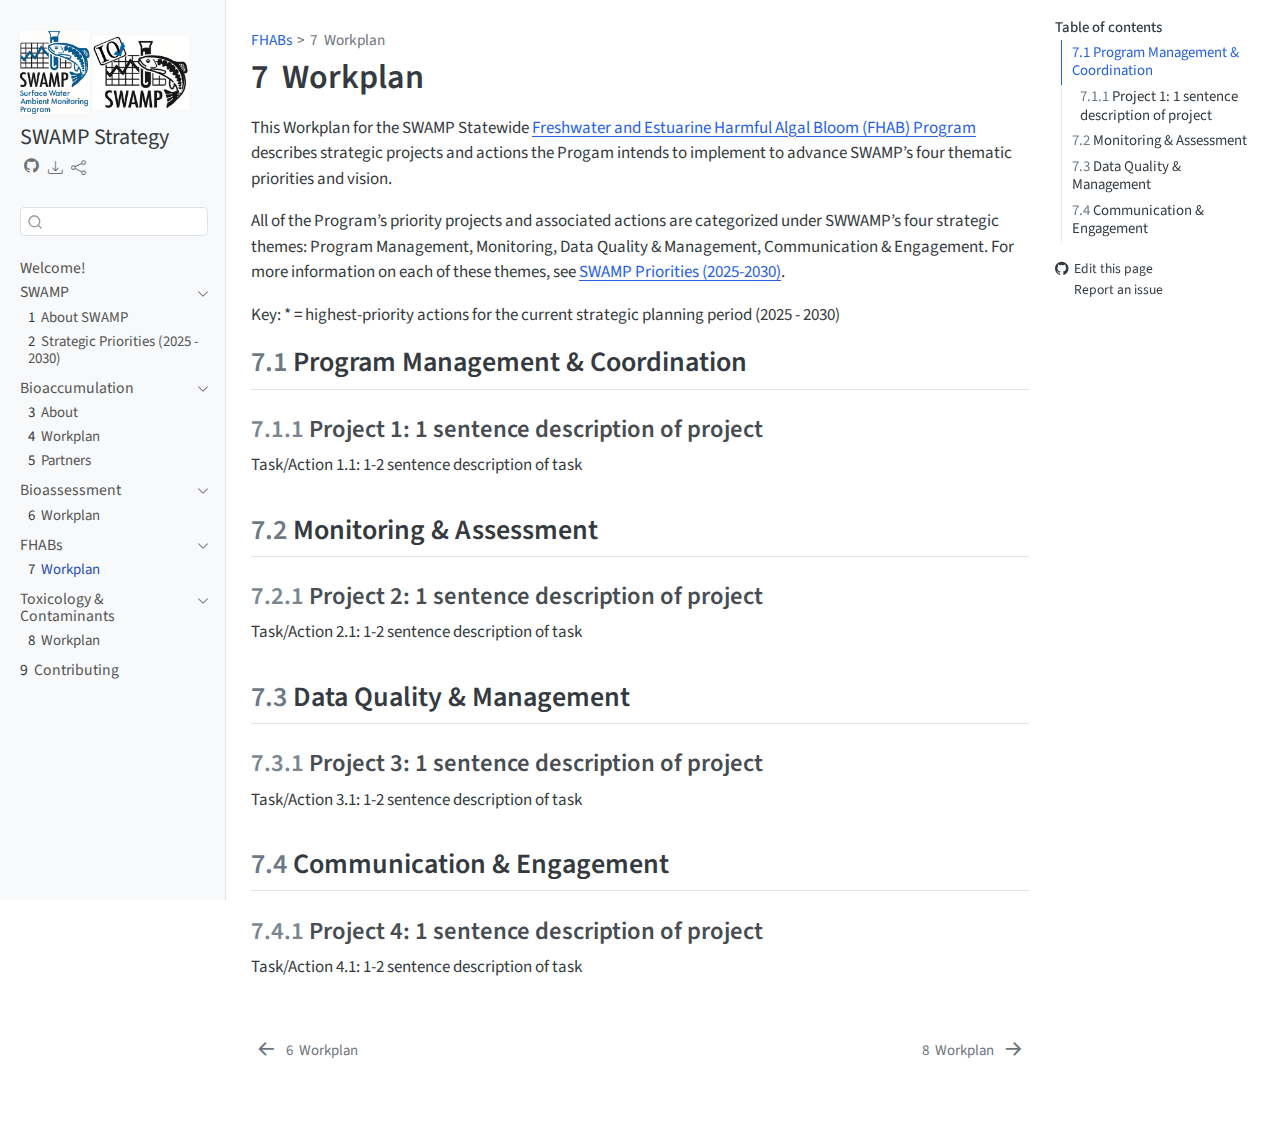
<file: fhab-workplan.html>
<!DOCTYPE html>
<html xmlns="http://www.w3.org/1999/xhtml" lang="en" xml:lang="en"><head>

<meta charset="utf-8">
<meta name="generator" content="quarto-1.4.554">

<meta name="viewport" content="width=device-width, initial-scale=1.0, user-scalable=yes">


<title>SWAMP Strategy - 7&nbsp; Workplan</title>
<style>
code{white-space: pre-wrap;}
span.smallcaps{font-variant: small-caps;}
div.columns{display: flex; gap: min(4vw, 1.5em);}
div.column{flex: auto; overflow-x: auto;}
div.hanging-indent{margin-left: 1.5em; text-indent: -1.5em;}
ul.task-list{list-style: none;}
ul.task-list li input[type="checkbox"] {
  width: 0.8em;
  margin: 0 0.8em 0.2em -1em; /* quarto-specific, see https://github.com/quarto-dev/quarto-cli/issues/4556 */ 
  vertical-align: middle;
}
</style>


<script src="site_libs/quarto-nav/quarto-nav.js"></script>
<script src="site_libs/quarto-nav/headroom.min.js"></script>
<script src="site_libs/clipboard/clipboard.min.js"></script>
<script src="site_libs/quarto-search/autocomplete.umd.js"></script>
<script src="site_libs/quarto-search/fuse.min.js"></script>
<script src="site_libs/quarto-search/quarto-search.js"></script>
<meta name="quarto:offset" content="./">
<link href="./tox-workplan.html" rel="next">
<link href="./bioas-workplan.html" rel="prev">
<script src="site_libs/quarto-html/quarto.js"></script>
<script src="site_libs/quarto-html/popper.min.js"></script>
<script src="site_libs/quarto-html/tippy.umd.min.js"></script>
<script src="site_libs/quarto-html/anchor.min.js"></script>
<link href="site_libs/quarto-html/tippy.css" rel="stylesheet">
<link href="site_libs/quarto-html/quarto-syntax-highlighting.css" rel="stylesheet" id="quarto-text-highlighting-styles">
<script src="site_libs/bootstrap/bootstrap.min.js"></script>
<link href="site_libs/bootstrap/bootstrap-icons.css" rel="stylesheet">
<link href="site_libs/bootstrap/bootstrap.min.css" rel="stylesheet" id="quarto-bootstrap" data-mode="light">
<script id="quarto-search-options" type="application/json">{
  "location": "sidebar",
  "copy-button": false,
  "collapse-after": 3,
  "panel-placement": "start",
  "type": "textbox",
  "limit": 50,
  "keyboard-shortcut": [
    "f",
    "/",
    "s"
  ],
  "show-item-context": false,
  "language": {
    "search-no-results-text": "No results",
    "search-matching-documents-text": "matching documents",
    "search-copy-link-title": "Copy link to search",
    "search-hide-matches-text": "Hide additional matches",
    "search-more-match-text": "more match in this document",
    "search-more-matches-text": "more matches in this document",
    "search-clear-button-title": "Clear",
    "search-text-placeholder": "",
    "search-detached-cancel-button-title": "Cancel",
    "search-submit-button-title": "Submit",
    "search-label": "Search"
  }
}</script>


</head>

<body class="nav-sidebar docked">

<div id="quarto-search-results"></div>
  <header id="quarto-header" class="headroom fixed-top">
  <nav class="quarto-secondary-nav">
    <div class="container-fluid d-flex">
      <button type="button" class="quarto-btn-toggle btn" data-bs-toggle="collapse" data-bs-target=".quarto-sidebar-collapse-item" aria-controls="quarto-sidebar" aria-expanded="false" aria-label="Toggle sidebar navigation" onclick="if (window.quartoToggleHeadroom) { window.quartoToggleHeadroom(); }">
        <i class="bi bi-layout-text-sidebar-reverse"></i>
      </button>
        <nav class="quarto-page-breadcrumbs" aria-label="breadcrumb"><ol class="breadcrumb"><li class="breadcrumb-item"><a href="./fhab-workplan.html">FHABs</a></li><li class="breadcrumb-item"><a href="./fhab-workplan.html"><span class="chapter-number">7</span>&nbsp; <span class="chapter-title">Workplan</span></a></li></ol></nav>
        <a class="flex-grow-1" role="button" data-bs-toggle="collapse" data-bs-target=".quarto-sidebar-collapse-item" aria-controls="quarto-sidebar" aria-expanded="false" aria-label="Toggle sidebar navigation" onclick="if (window.quartoToggleHeadroom) { window.quartoToggleHeadroom(); }">      
        </a>
      <button type="button" class="btn quarto-search-button" aria-label="" onclick="window.quartoOpenSearch();">
        <i class="bi bi-search"></i>
      </button>
    </div>
  </nav>
</header>
<!-- content -->
<div id="quarto-content" class="quarto-container page-columns page-rows-contents page-layout-article">
<!-- sidebar -->
  <nav id="quarto-sidebar" class="sidebar collapse collapse-horizontal quarto-sidebar-collapse-item sidebar-navigation docked overflow-auto">
    <div class="pt-lg-2 mt-2 text-left sidebar-header sidebar-header-stacked">
      <a href="./index.html" class="sidebar-logo-link">
      <img src="./images/swamp-iq-logos.png" alt="" class="sidebar-logo py-0 d-lg-inline d-none">
      </a>
    <div class="sidebar-title mb-0 py-0">
      <a href="./">SWAMP Strategy</a> 
        <div class="sidebar-tools-main tools-wide">
    <a href="https://github.com/CAWaterBoardDataCenter/swamp-strategy" title="Source Code" class="quarto-navigation-tool px-1" aria-label="Source Code"><i class="bi bi-github"></i></a>
    <div class="dropdown">
      <a href="" title="Download" id="quarto-navigation-tool-dropdown-0" class="quarto-navigation-tool dropdown-toggle px-1" data-bs-toggle="dropdown" aria-expanded="false" aria-label="Download"><i class="bi bi-download"></i></a>
      <ul class="dropdown-menu" aria-labelledby="quarto-navigation-tool-dropdown-0">
          <li>
            <a class="dropdown-item sidebar-tools-main-item" href="./SWAMP-Strategy.pdf">
              <i class="bi bi-bi-file-pdf pe-1"></i>
            Download PDF
            </a>
          </li>
          <li>
            <a class="dropdown-item sidebar-tools-main-item" href="./SWAMP-Strategy.epub">
              <i class="bi bi-bi-journal pe-1"></i>
            Download ePub
            </a>
          </li>
      </ul>
    </div>
    <div class="dropdown">
      <a href="" title="Share" id="quarto-navigation-tool-dropdown-1" class="quarto-navigation-tool dropdown-toggle px-1" data-bs-toggle="dropdown" aria-expanded="false" aria-label="Share"><i class="bi bi-share"></i></a>
      <ul class="dropdown-menu" aria-labelledby="quarto-navigation-tool-dropdown-1">
          <li>
            <a class="dropdown-item sidebar-tools-main-item" href="https://twitter.com/intent/tweet?url=|url|">
              <i class="bi bi-bi-twitter pe-1"></i>
            Twitter
            </a>
          </li>
          <li>
            <a class="dropdown-item sidebar-tools-main-item" href="https://www.facebook.com/sharer/sharer.php?u=|url|">
              <i class="bi bi-bi-facebook pe-1"></i>
            Facebook
            </a>
          </li>
      </ul>
    </div>
</div>
    </div>
      </div>
        <div class="mt-2 flex-shrink-0 align-items-center">
        <div class="sidebar-search">
        <div id="quarto-search" class="" title="Search"></div>
        </div>
        </div>
    <div class="sidebar-menu-container"> 
    <ul class="list-unstyled mt-1">
        <li class="sidebar-item">
  <div class="sidebar-item-container"> 
  <a href="./index.html" class="sidebar-item-text sidebar-link">
 <span class="menu-text">Welcome!</span></a>
  </div>
</li>
        <li class="sidebar-item sidebar-item-section">
      <div class="sidebar-item-container"> 
            <a class="sidebar-item-text sidebar-link text-start" data-bs-toggle="collapse" data-bs-target="#quarto-sidebar-section-1" aria-expanded="true">
 <span class="menu-text">SWAMP</span></a>
          <a class="sidebar-item-toggle text-start" data-bs-toggle="collapse" data-bs-target="#quarto-sidebar-section-1" aria-expanded="true" aria-label="Toggle section">
            <i class="bi bi-chevron-right ms-2"></i>
          </a> 
      </div>
      <ul id="quarto-sidebar-section-1" class="collapse list-unstyled sidebar-section depth1 show">  
          <li class="sidebar-item">
  <div class="sidebar-item-container"> 
  <a href="./swamp-about.html" class="sidebar-item-text sidebar-link">
 <span class="menu-text"><span class="chapter-number">1</span>&nbsp; <span class="chapter-title">About SWAMP</span></span></a>
  </div>
</li>
          <li class="sidebar-item">
  <div class="sidebar-item-container"> 
  <a href="./swamp-priorities.html" class="sidebar-item-text sidebar-link">
 <span class="menu-text"><span class="chapter-number">2</span>&nbsp; <span class="chapter-title">Strategic Priorities (2025 - 2030)</span></span></a>
  </div>
</li>
      </ul>
  </li>
        <li class="sidebar-item sidebar-item-section">
      <div class="sidebar-item-container"> 
            <a class="sidebar-item-text sidebar-link text-start" data-bs-toggle="collapse" data-bs-target="#quarto-sidebar-section-2" aria-expanded="true">
 <span class="menu-text">Bioaccumulation</span></a>
          <a class="sidebar-item-toggle text-start" data-bs-toggle="collapse" data-bs-target="#quarto-sidebar-section-2" aria-expanded="true" aria-label="Toggle section">
            <i class="bi bi-chevron-right ms-2"></i>
          </a> 
      </div>
      <ul id="quarto-sidebar-section-2" class="collapse list-unstyled sidebar-section depth1 show">  
          <li class="sidebar-item">
  <div class="sidebar-item-container"> 
  <a href="./bioac-about.html" class="sidebar-item-text sidebar-link">
 <span class="menu-text"><span class="chapter-number">3</span>&nbsp; <span class="chapter-title">About</span></span></a>
  </div>
</li>
          <li class="sidebar-item">
  <div class="sidebar-item-container"> 
  <a href="./bioac-workplan.html" class="sidebar-item-text sidebar-link">
 <span class="menu-text"><span class="chapter-number">4</span>&nbsp; <span class="chapter-title">Workplan</span></span></a>
  </div>
</li>
          <li class="sidebar-item">
  <div class="sidebar-item-container"> 
  <a href="./bioac-network.html" class="sidebar-item-text sidebar-link">
 <span class="menu-text"><span class="chapter-number">5</span>&nbsp; <span class="chapter-title">Partners</span></span></a>
  </div>
</li>
      </ul>
  </li>
        <li class="sidebar-item sidebar-item-section">
      <div class="sidebar-item-container"> 
            <a class="sidebar-item-text sidebar-link text-start" data-bs-toggle="collapse" data-bs-target="#quarto-sidebar-section-3" aria-expanded="true">
 <span class="menu-text">Bioassessment</span></a>
          <a class="sidebar-item-toggle text-start" data-bs-toggle="collapse" data-bs-target="#quarto-sidebar-section-3" aria-expanded="true" aria-label="Toggle section">
            <i class="bi bi-chevron-right ms-2"></i>
          </a> 
      </div>
      <ul id="quarto-sidebar-section-3" class="collapse list-unstyled sidebar-section depth1 show">  
          <li class="sidebar-item">
  <div class="sidebar-item-container"> 
  <a href="./bioas-workplan.html" class="sidebar-item-text sidebar-link">
 <span class="menu-text"><span class="chapter-number">6</span>&nbsp; <span class="chapter-title">Workplan</span></span></a>
  </div>
</li>
      </ul>
  </li>
        <li class="sidebar-item sidebar-item-section">
      <div class="sidebar-item-container"> 
            <a class="sidebar-item-text sidebar-link text-start" data-bs-toggle="collapse" data-bs-target="#quarto-sidebar-section-4" aria-expanded="true">
 <span class="menu-text">FHABs</span></a>
          <a class="sidebar-item-toggle text-start" data-bs-toggle="collapse" data-bs-target="#quarto-sidebar-section-4" aria-expanded="true" aria-label="Toggle section">
            <i class="bi bi-chevron-right ms-2"></i>
          </a> 
      </div>
      <ul id="quarto-sidebar-section-4" class="collapse list-unstyled sidebar-section depth1 show">  
          <li class="sidebar-item">
  <div class="sidebar-item-container"> 
  <a href="./fhab-workplan.html" class="sidebar-item-text sidebar-link active">
 <span class="menu-text"><span class="chapter-number">7</span>&nbsp; <span class="chapter-title">Workplan</span></span></a>
  </div>
</li>
      </ul>
  </li>
        <li class="sidebar-item sidebar-item-section">
      <div class="sidebar-item-container"> 
            <a class="sidebar-item-text sidebar-link text-start" data-bs-toggle="collapse" data-bs-target="#quarto-sidebar-section-5" aria-expanded="true">
 <span class="menu-text">Toxicology &amp; Contaminants</span></a>
          <a class="sidebar-item-toggle text-start" data-bs-toggle="collapse" data-bs-target="#quarto-sidebar-section-5" aria-expanded="true" aria-label="Toggle section">
            <i class="bi bi-chevron-right ms-2"></i>
          </a> 
      </div>
      <ul id="quarto-sidebar-section-5" class="collapse list-unstyled sidebar-section depth1 show">  
          <li class="sidebar-item">
  <div class="sidebar-item-container"> 
  <a href="./tox-workplan.html" class="sidebar-item-text sidebar-link">
 <span class="menu-text"><span class="chapter-number">8</span>&nbsp; <span class="chapter-title">Workplan</span></span></a>
  </div>
</li>
      </ul>
  </li>
        <li class="sidebar-item">
  <div class="sidebar-item-container"> 
  <a href="./contribute.html" class="sidebar-item-text sidebar-link">
 <span class="menu-text"><span class="chapter-number">9</span>&nbsp; <span class="chapter-title">Contributing</span></span></a>
  </div>
</li>
    </ul>
    </div>
</nav>
<div id="quarto-sidebar-glass" class="quarto-sidebar-collapse-item" data-bs-toggle="collapse" data-bs-target=".quarto-sidebar-collapse-item"></div>
<!-- margin-sidebar -->
    <div id="quarto-margin-sidebar" class="sidebar margin-sidebar">
        <nav id="TOC" role="doc-toc" class="toc-active">
    <h2 id="toc-title">Table of contents</h2>
   
  <ul>
  <li><a href="#program-management-coordination" id="toc-program-management-coordination" class="nav-link active" data-scroll-target="#program-management-coordination"><span class="header-section-number">7.1</span> Program Management &amp; Coordination</a>
  <ul class="collapse">
  <li><a href="#project-1-1-sentence-description-of-project" id="toc-project-1-1-sentence-description-of-project" class="nav-link" data-scroll-target="#project-1-1-sentence-description-of-project"><span class="header-section-number">7.1.1</span> Project 1: 1 sentence description of project</a></li>
  </ul></li>
  <li><a href="#monitoring-assessment" id="toc-monitoring-assessment" class="nav-link" data-scroll-target="#monitoring-assessment"><span class="header-section-number">7.2</span> Monitoring &amp; Assessment</a>
  <ul class="collapse">
  <li><a href="#project-2-1-sentence-description-of-project" id="toc-project-2-1-sentence-description-of-project" class="nav-link" data-scroll-target="#project-2-1-sentence-description-of-project"><span class="header-section-number">7.2.1</span> Project 2: 1 sentence description of project</a></li>
  </ul></li>
  <li><a href="#data-quality-management" id="toc-data-quality-management" class="nav-link" data-scroll-target="#data-quality-management"><span class="header-section-number">7.3</span> Data Quality &amp; Management</a>
  <ul class="collapse">
  <li><a href="#project-3-1-sentence-description-of-project" id="toc-project-3-1-sentence-description-of-project" class="nav-link" data-scroll-target="#project-3-1-sentence-description-of-project"><span class="header-section-number">7.3.1</span> Project 3: 1 sentence description of project</a></li>
  </ul></li>
  <li><a href="#communication-engagement" id="toc-communication-engagement" class="nav-link" data-scroll-target="#communication-engagement"><span class="header-section-number">7.4</span> Communication &amp; Engagement</a>
  <ul class="collapse">
  <li><a href="#project-4-1-sentence-description-of-project" id="toc-project-4-1-sentence-description-of-project" class="nav-link" data-scroll-target="#project-4-1-sentence-description-of-project"><span class="header-section-number">7.4.1</span> Project 4: 1 sentence description of project</a></li>
  </ul></li>
  </ul>
<div class="toc-actions"><ul><li><a href="https://github.com/CAWaterBoardDataCenter/swamp-strategy/edit/main/fhab-workplan.qmd" class="toc-action"><i class="bi bi-github"></i>Edit this page</a></li><li><a href="https://github.com/CAWaterBoardDataCenter/swamp-strategy/issues/new" class="toc-action"><i class="bi empty"></i>Report an issue</a></li></ul></div></nav>
    </div>
<!-- main -->
<main class="content" id="quarto-document-content">

<header id="title-block-header" class="quarto-title-block default"><nav class="quarto-page-breadcrumbs quarto-title-breadcrumbs d-none d-lg-block" aria-label="breadcrumb"><ol class="breadcrumb"><li class="breadcrumb-item"><a href="./fhab-workplan.html">FHABs</a></li><li class="breadcrumb-item"><a href="./fhab-workplan.html"><span class="chapter-number">7</span>&nbsp; <span class="chapter-title">Workplan</span></a></li></ol></nav>
<div class="quarto-title">
<h1 class="title"><span class="chapter-number">7</span>&nbsp; <span class="chapter-title">Workplan</span></h1>
</div>



<div class="quarto-title-meta">

    
  
    
  </div>
  


</header>


<p>This Workplan for the SWAMP Statewide <a href="https://www.waterboards.ca.gov/water_issues/programs/swamp/freshwater_cyanobacteria.html">Freshwater and Estuarine Harmful Algal Bloom (FHAB) Program</a> describes strategic projects and actions the Progam intends to implement to advance SWAMP’s four thematic priorities and vision.</p>
<p>All of the Program’s priority projects and associated actions are categorized under SWWAMP’s four strategic themes: Program Management, Monitoring, Data Quality &amp; Management, Communication &amp; Engagement. For more information on each of these themes, see <a href="https://cawaterboarddatacenter.github.io/swamp-strategy/prioriites.html">SWAMP Priorities (2025-2030)</a>.</p>
<p>Key: * = highest-priority actions for the current strategic planning period (2025 - 2030)</p>
<section id="program-management-coordination" class="level2" data-number="7.1">
<h2 data-number="7.1" class="anchored" data-anchor-id="program-management-coordination"><span class="header-section-number">7.1</span> Program Management &amp; Coordination</h2>
<section id="project-1-1-sentence-description-of-project" class="level3" data-number="7.1.1">
<h3 data-number="7.1.1" class="anchored" data-anchor-id="project-1-1-sentence-description-of-project"><span class="header-section-number">7.1.1</span> Project 1: 1 sentence description of project</h3>
<p>Task/Action 1.1: 1-2 sentence description of task</p>
</section>
</section>
<section id="monitoring-assessment" class="level2" data-number="7.2">
<h2 data-number="7.2" class="anchored" data-anchor-id="monitoring-assessment"><span class="header-section-number">7.2</span> Monitoring &amp; Assessment</h2>
<section id="project-2-1-sentence-description-of-project" class="level3" data-number="7.2.1">
<h3 data-number="7.2.1" class="anchored" data-anchor-id="project-2-1-sentence-description-of-project"><span class="header-section-number">7.2.1</span> Project 2: 1 sentence description of project</h3>
<p>Task/Action 2.1: 1-2 sentence description of task</p>
</section>
</section>
<section id="data-quality-management" class="level2" data-number="7.3">
<h2 data-number="7.3" class="anchored" data-anchor-id="data-quality-management"><span class="header-section-number">7.3</span> Data Quality &amp; Management</h2>
<section id="project-3-1-sentence-description-of-project" class="level3" data-number="7.3.1">
<h3 data-number="7.3.1" class="anchored" data-anchor-id="project-3-1-sentence-description-of-project"><span class="header-section-number">7.3.1</span> Project 3: 1 sentence description of project</h3>
<p>Task/Action 3.1: 1-2 sentence description of task</p>
</section>
</section>
<section id="communication-engagement" class="level2" data-number="7.4">
<h2 data-number="7.4" class="anchored" data-anchor-id="communication-engagement"><span class="header-section-number">7.4</span> Communication &amp; Engagement</h2>
<section id="project-4-1-sentence-description-of-project" class="level3" data-number="7.4.1">
<h3 data-number="7.4.1" class="anchored" data-anchor-id="project-4-1-sentence-description-of-project"><span class="header-section-number">7.4.1</span> Project 4: 1 sentence description of project</h3>
<p>Task/Action 4.1: 1-2 sentence description of task</p>


</section>
</section>

</main> <!-- /main -->
<script id="quarto-html-after-body" type="application/javascript">
window.document.addEventListener("DOMContentLoaded", function (event) {
  const toggleBodyColorMode = (bsSheetEl) => {
    const mode = bsSheetEl.getAttribute("data-mode");
    const bodyEl = window.document.querySelector("body");
    if (mode === "dark") {
      bodyEl.classList.add("quarto-dark");
      bodyEl.classList.remove("quarto-light");
    } else {
      bodyEl.classList.add("quarto-light");
      bodyEl.classList.remove("quarto-dark");
    }
  }
  const toggleBodyColorPrimary = () => {
    const bsSheetEl = window.document.querySelector("link#quarto-bootstrap");
    if (bsSheetEl) {
      toggleBodyColorMode(bsSheetEl);
    }
  }
  toggleBodyColorPrimary();  
  const icon = "";
  const anchorJS = new window.AnchorJS();
  anchorJS.options = {
    placement: 'right',
    icon: icon
  };
  anchorJS.add('.anchored');
  const isCodeAnnotation = (el) => {
    for (const clz of el.classList) {
      if (clz.startsWith('code-annotation-')) {                     
        return true;
      }
    }
    return false;
  }
  const clipboard = new window.ClipboardJS('.code-copy-button', {
    text: function(trigger) {
      const codeEl = trigger.previousElementSibling.cloneNode(true);
      for (const childEl of codeEl.children) {
        if (isCodeAnnotation(childEl)) {
          childEl.remove();
        }
      }
      return codeEl.innerText;
    }
  });
  clipboard.on('success', function(e) {
    // button target
    const button = e.trigger;
    // don't keep focus
    button.blur();
    // flash "checked"
    button.classList.add('code-copy-button-checked');
    var currentTitle = button.getAttribute("title");
    button.setAttribute("title", "Copied!");
    let tooltip;
    if (window.bootstrap) {
      button.setAttribute("data-bs-toggle", "tooltip");
      button.setAttribute("data-bs-placement", "left");
      button.setAttribute("data-bs-title", "Copied!");
      tooltip = new bootstrap.Tooltip(button, 
        { trigger: "manual", 
          customClass: "code-copy-button-tooltip",
          offset: [0, -8]});
      tooltip.show();    
    }
    setTimeout(function() {
      if (tooltip) {
        tooltip.hide();
        button.removeAttribute("data-bs-title");
        button.removeAttribute("data-bs-toggle");
        button.removeAttribute("data-bs-placement");
      }
      button.setAttribute("title", currentTitle);
      button.classList.remove('code-copy-button-checked');
    }, 1000);
    // clear code selection
    e.clearSelection();
  });
    var localhostRegex = new RegExp(/^(?:http|https):\/\/localhost\:?[0-9]*\//);
    var mailtoRegex = new RegExp(/^mailto:/);
      var filterRegex = new RegExp('/' + window.location.host + '/');
    var isInternal = (href) => {
        return filterRegex.test(href) || localhostRegex.test(href) || mailtoRegex.test(href);
    }
    // Inspect non-navigation links and adorn them if external
 	var links = window.document.querySelectorAll('a[href]:not(.nav-link):not(.navbar-brand):not(.toc-action):not(.sidebar-link):not(.sidebar-item-toggle):not(.pagination-link):not(.no-external):not([aria-hidden]):not(.dropdown-item):not(.quarto-navigation-tool)');
    for (var i=0; i<links.length; i++) {
      const link = links[i];
      if (!isInternal(link.href)) {
        // undo the damage that might have been done by quarto-nav.js in the case of
        // links that we want to consider external
        if (link.dataset.originalHref !== undefined) {
          link.href = link.dataset.originalHref;
        }
      }
    }
  function tippyHover(el, contentFn, onTriggerFn, onUntriggerFn) {
    const config = {
      allowHTML: true,
      maxWidth: 500,
      delay: 100,
      arrow: false,
      appendTo: function(el) {
          return el.parentElement;
      },
      interactive: true,
      interactiveBorder: 10,
      theme: 'quarto',
      placement: 'bottom-start',
    };
    if (contentFn) {
      config.content = contentFn;
    }
    if (onTriggerFn) {
      config.onTrigger = onTriggerFn;
    }
    if (onUntriggerFn) {
      config.onUntrigger = onUntriggerFn;
    }
    window.tippy(el, config); 
  }
  const noterefs = window.document.querySelectorAll('a[role="doc-noteref"]');
  for (var i=0; i<noterefs.length; i++) {
    const ref = noterefs[i];
    tippyHover(ref, function() {
      // use id or data attribute instead here
      let href = ref.getAttribute('data-footnote-href') || ref.getAttribute('href');
      try { href = new URL(href).hash; } catch {}
      const id = href.replace(/^#\/?/, "");
      const note = window.document.getElementById(id);
      if (note) {
        return note.innerHTML;
      } else {
        return "";
      }
    });
  }
  const xrefs = window.document.querySelectorAll('a.quarto-xref');
  const processXRef = (id, note) => {
    // Strip column container classes
    const stripColumnClz = (el) => {
      el.classList.remove("page-full", "page-columns");
      if (el.children) {
        for (const child of el.children) {
          stripColumnClz(child);
        }
      }
    }
    stripColumnClz(note)
    if (id === null || id.startsWith('sec-')) {
      // Special case sections, only their first couple elements
      const container = document.createElement("div");
      if (note.children && note.children.length > 2) {
        container.appendChild(note.children[0].cloneNode(true));
        for (let i = 1; i < note.children.length; i++) {
          const child = note.children[i];
          if (child.tagName === "P" && child.innerText === "") {
            continue;
          } else {
            container.appendChild(child.cloneNode(true));
            break;
          }
        }
        if (window.Quarto?.typesetMath) {
          window.Quarto.typesetMath(container);
        }
        return container.innerHTML
      } else {
        if (window.Quarto?.typesetMath) {
          window.Quarto.typesetMath(note);
        }
        return note.innerHTML;
      }
    } else {
      // Remove any anchor links if they are present
      const anchorLink = note.querySelector('a.anchorjs-link');
      if (anchorLink) {
        anchorLink.remove();
      }
      if (window.Quarto?.typesetMath) {
        window.Quarto.typesetMath(note);
      }
      // TODO in 1.5, we should make sure this works without a callout special case
      if (note.classList.contains("callout")) {
        return note.outerHTML;
      } else {
        return note.innerHTML;
      }
    }
  }
  for (var i=0; i<xrefs.length; i++) {
    const xref = xrefs[i];
    tippyHover(xref, undefined, function(instance) {
      instance.disable();
      let url = xref.getAttribute('href');
      let hash = undefined; 
      if (url.startsWith('#')) {
        hash = url;
      } else {
        try { hash = new URL(url).hash; } catch {}
      }
      if (hash) {
        const id = hash.replace(/^#\/?/, "");
        const note = window.document.getElementById(id);
        if (note !== null) {
          try {
            const html = processXRef(id, note.cloneNode(true));
            instance.setContent(html);
          } finally {
            instance.enable();
            instance.show();
          }
        } else {
          // See if we can fetch this
          fetch(url.split('#')[0])
          .then(res => res.text())
          .then(html => {
            const parser = new DOMParser();
            const htmlDoc = parser.parseFromString(html, "text/html");
            const note = htmlDoc.getElementById(id);
            if (note !== null) {
              const html = processXRef(id, note);
              instance.setContent(html);
            } 
          }).finally(() => {
            instance.enable();
            instance.show();
          });
        }
      } else {
        // See if we can fetch a full url (with no hash to target)
        // This is a special case and we should probably do some content thinning / targeting
        fetch(url)
        .then(res => res.text())
        .then(html => {
          const parser = new DOMParser();
          const htmlDoc = parser.parseFromString(html, "text/html");
          const note = htmlDoc.querySelector('main.content');
          if (note !== null) {
            // This should only happen for chapter cross references
            // (since there is no id in the URL)
            // remove the first header
            if (note.children.length > 0 && note.children[0].tagName === "HEADER") {
              note.children[0].remove();
            }
            const html = processXRef(null, note);
            instance.setContent(html);
          } 
        }).finally(() => {
          instance.enable();
          instance.show();
        });
      }
    }, function(instance) {
    });
  }
      let selectedAnnoteEl;
      const selectorForAnnotation = ( cell, annotation) => {
        let cellAttr = 'data-code-cell="' + cell + '"';
        let lineAttr = 'data-code-annotation="' +  annotation + '"';
        const selector = 'span[' + cellAttr + '][' + lineAttr + ']';
        return selector;
      }
      const selectCodeLines = (annoteEl) => {
        const doc = window.document;
        const targetCell = annoteEl.getAttribute("data-target-cell");
        const targetAnnotation = annoteEl.getAttribute("data-target-annotation");
        const annoteSpan = window.document.querySelector(selectorForAnnotation(targetCell, targetAnnotation));
        const lines = annoteSpan.getAttribute("data-code-lines").split(",");
        const lineIds = lines.map((line) => {
          return targetCell + "-" + line;
        })
        let top = null;
        let height = null;
        let parent = null;
        if (lineIds.length > 0) {
            //compute the position of the single el (top and bottom and make a div)
            const el = window.document.getElementById(lineIds[0]);
            top = el.offsetTop;
            height = el.offsetHeight;
            parent = el.parentElement.parentElement;
          if (lineIds.length > 1) {
            const lastEl = window.document.getElementById(lineIds[lineIds.length - 1]);
            const bottom = lastEl.offsetTop + lastEl.offsetHeight;
            height = bottom - top;
          }
          if (top !== null && height !== null && parent !== null) {
            // cook up a div (if necessary) and position it 
            let div = window.document.getElementById("code-annotation-line-highlight");
            if (div === null) {
              div = window.document.createElement("div");
              div.setAttribute("id", "code-annotation-line-highlight");
              div.style.position = 'absolute';
              parent.appendChild(div);
            }
            div.style.top = top - 2 + "px";
            div.style.height = height + 4 + "px";
            div.style.left = 0;
            let gutterDiv = window.document.getElementById("code-annotation-line-highlight-gutter");
            if (gutterDiv === null) {
              gutterDiv = window.document.createElement("div");
              gutterDiv.setAttribute("id", "code-annotation-line-highlight-gutter");
              gutterDiv.style.position = 'absolute';
              const codeCell = window.document.getElementById(targetCell);
              const gutter = codeCell.querySelector('.code-annotation-gutter');
              gutter.appendChild(gutterDiv);
            }
            gutterDiv.style.top = top - 2 + "px";
            gutterDiv.style.height = height + 4 + "px";
          }
          selectedAnnoteEl = annoteEl;
        }
      };
      const unselectCodeLines = () => {
        const elementsIds = ["code-annotation-line-highlight", "code-annotation-line-highlight-gutter"];
        elementsIds.forEach((elId) => {
          const div = window.document.getElementById(elId);
          if (div) {
            div.remove();
          }
        });
        selectedAnnoteEl = undefined;
      };
        // Handle positioning of the toggle
    window.addEventListener(
      "resize",
      throttle(() => {
        elRect = undefined;
        if (selectedAnnoteEl) {
          selectCodeLines(selectedAnnoteEl);
        }
      }, 10)
    );
    function throttle(fn, ms) {
    let throttle = false;
    let timer;
      return (...args) => {
        if(!throttle) { // first call gets through
            fn.apply(this, args);
            throttle = true;
        } else { // all the others get throttled
            if(timer) clearTimeout(timer); // cancel #2
            timer = setTimeout(() => {
              fn.apply(this, args);
              timer = throttle = false;
            }, ms);
        }
      };
    }
      // Attach click handler to the DT
      const annoteDls = window.document.querySelectorAll('dt[data-target-cell]');
      for (const annoteDlNode of annoteDls) {
        annoteDlNode.addEventListener('click', (event) => {
          const clickedEl = event.target;
          if (clickedEl !== selectedAnnoteEl) {
            unselectCodeLines();
            const activeEl = window.document.querySelector('dt[data-target-cell].code-annotation-active');
            if (activeEl) {
              activeEl.classList.remove('code-annotation-active');
            }
            selectCodeLines(clickedEl);
            clickedEl.classList.add('code-annotation-active');
          } else {
            // Unselect the line
            unselectCodeLines();
            clickedEl.classList.remove('code-annotation-active');
          }
        });
      }
  const findCites = (el) => {
    const parentEl = el.parentElement;
    if (parentEl) {
      const cites = parentEl.dataset.cites;
      if (cites) {
        return {
          el,
          cites: cites.split(' ')
        };
      } else {
        return findCites(el.parentElement)
      }
    } else {
      return undefined;
    }
  };
  var bibliorefs = window.document.querySelectorAll('a[role="doc-biblioref"]');
  for (var i=0; i<bibliorefs.length; i++) {
    const ref = bibliorefs[i];
    const citeInfo = findCites(ref);
    if (citeInfo) {
      tippyHover(citeInfo.el, function() {
        var popup = window.document.createElement('div');
        citeInfo.cites.forEach(function(cite) {
          var citeDiv = window.document.createElement('div');
          citeDiv.classList.add('hanging-indent');
          citeDiv.classList.add('csl-entry');
          var biblioDiv = window.document.getElementById('ref-' + cite);
          if (biblioDiv) {
            citeDiv.innerHTML = biblioDiv.innerHTML;
          }
          popup.appendChild(citeDiv);
        });
        return popup.innerHTML;
      });
    }
  }
});
</script>
<nav class="page-navigation">
  <div class="nav-page nav-page-previous">
      <a href="./bioas-workplan.html" class="pagination-link" aria-label="Workplan">
        <i class="bi bi-arrow-left-short"></i> <span class="nav-page-text"><span class="chapter-number">6</span>&nbsp; <span class="chapter-title">Workplan</span></span>
      </a>          
  </div>
  <div class="nav-page nav-page-next">
      <a href="./tox-workplan.html" class="pagination-link" aria-label="Workplan">
        <span class="nav-page-text"><span class="chapter-number">8</span>&nbsp; <span class="chapter-title">Workplan</span></span> <i class="bi bi-arrow-right-short"></i>
      </a>
  </div>
</nav>
</div> <!-- /content -->




<footer class="footer"><div class="nav-footer"><div class="nav-footer-center"><div class="toc-actions d-sm-block d-md-none"><ul><li><a href="https://github.com/CAWaterBoardDataCenter/swamp-strategy/edit/main/fhab-workplan.qmd" class="toc-action"><i class="bi bi-github"></i>Edit this page</a></li><li><a href="https://github.com/CAWaterBoardDataCenter/swamp-strategy/issues/new" class="toc-action"><i class="bi empty"></i>Report an issue</a></li></ul></div></div></div></footer></body></html>
</file>
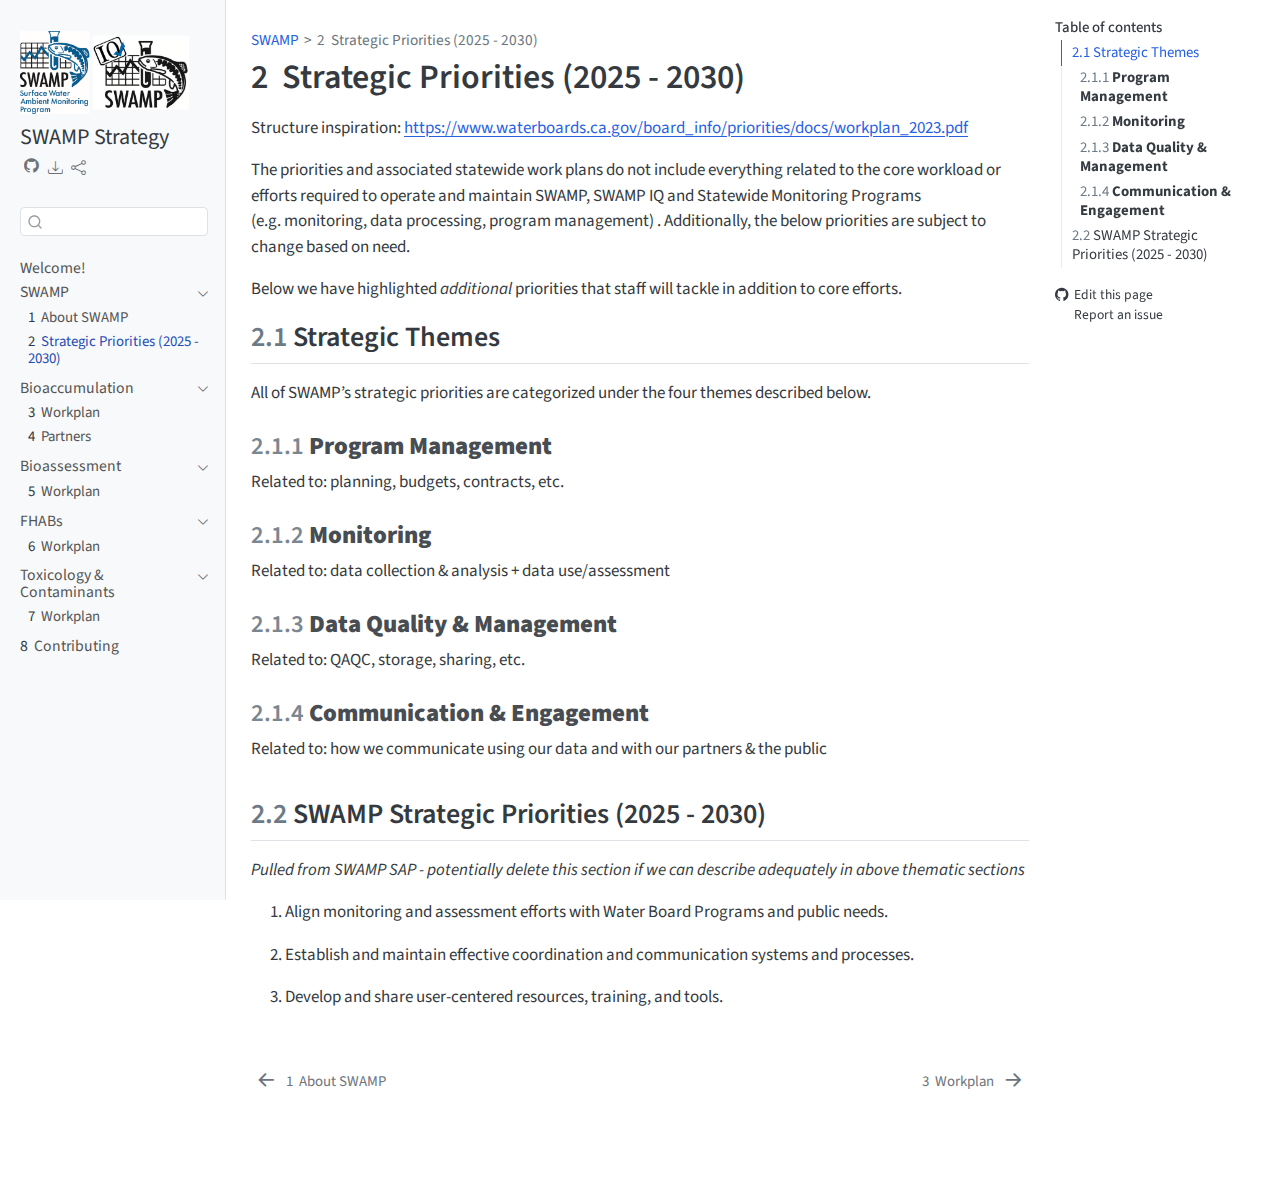
<file: prioriites.html>
<!DOCTYPE html>
<html xmlns="http://www.w3.org/1999/xhtml" lang="en" xml:lang="en"><head>

<meta charset="utf-8">
<meta name="generator" content="quarto-1.4.552">

<meta name="viewport" content="width=device-width, initial-scale=1.0, user-scalable=yes">


<title>SWAMP Strategy - 2&nbsp; Strategic Priorities (2025 - 2030)</title>
<style>
code{white-space: pre-wrap;}
span.smallcaps{font-variant: small-caps;}
div.columns{display: flex; gap: min(4vw, 1.5em);}
div.column{flex: auto; overflow-x: auto;}
div.hanging-indent{margin-left: 1.5em; text-indent: -1.5em;}
ul.task-list{list-style: none;}
ul.task-list li input[type="checkbox"] {
  width: 0.8em;
  margin: 0 0.8em 0.2em -1em; /* quarto-specific, see https://github.com/quarto-dev/quarto-cli/issues/4556 */ 
  vertical-align: middle;
}
</style>


<script src="site_libs/quarto-nav/quarto-nav.js"></script>
<script src="site_libs/quarto-nav/headroom.min.js"></script>
<script src="site_libs/clipboard/clipboard.min.js"></script>
<script src="site_libs/quarto-search/autocomplete.umd.js"></script>
<script src="site_libs/quarto-search/fuse.min.js"></script>
<script src="site_libs/quarto-search/quarto-search.js"></script>
<meta name="quarto:offset" content="./">
<link href="./bioac-workplan.html" rel="next">
<link href="./about-swamp.html" rel="prev">
<script src="site_libs/quarto-html/quarto.js"></script>
<script src="site_libs/quarto-html/popper.min.js"></script>
<script src="site_libs/quarto-html/tippy.umd.min.js"></script>
<script src="site_libs/quarto-html/anchor.min.js"></script>
<link href="site_libs/quarto-html/tippy.css" rel="stylesheet">
<link href="site_libs/quarto-html/quarto-syntax-highlighting.css" rel="stylesheet" id="quarto-text-highlighting-styles">
<script src="site_libs/bootstrap/bootstrap.min.js"></script>
<link href="site_libs/bootstrap/bootstrap-icons.css" rel="stylesheet">
<link href="site_libs/bootstrap/bootstrap.min.css" rel="stylesheet" id="quarto-bootstrap" data-mode="light">
<script id="quarto-search-options" type="application/json">{
  "location": "sidebar",
  "copy-button": false,
  "collapse-after": 3,
  "panel-placement": "start",
  "type": "textbox",
  "limit": 50,
  "keyboard-shortcut": [
    "f",
    "/",
    "s"
  ],
  "show-item-context": false,
  "language": {
    "search-no-results-text": "No results",
    "search-matching-documents-text": "matching documents",
    "search-copy-link-title": "Copy link to search",
    "search-hide-matches-text": "Hide additional matches",
    "search-more-match-text": "more match in this document",
    "search-more-matches-text": "more matches in this document",
    "search-clear-button-title": "Clear",
    "search-text-placeholder": "",
    "search-detached-cancel-button-title": "Cancel",
    "search-submit-button-title": "Submit",
    "search-label": "Search"
  }
}</script>


</head>

<body class="nav-sidebar docked">

<div id="quarto-search-results"></div>
  <header id="quarto-header" class="headroom fixed-top">
  <nav class="quarto-secondary-nav">
    <div class="container-fluid d-flex">
      <button type="button" class="quarto-btn-toggle btn" data-bs-toggle="collapse" data-bs-target=".quarto-sidebar-collapse-item" aria-controls="quarto-sidebar" aria-expanded="false" aria-label="Toggle sidebar navigation" onclick="if (window.quartoToggleHeadroom) { window.quartoToggleHeadroom(); }">
        <i class="bi bi-layout-text-sidebar-reverse"></i>
      </button>
        <nav class="quarto-page-breadcrumbs" aria-label="breadcrumb"><ol class="breadcrumb"><li class="breadcrumb-item"><a href="./about-swamp.html">SWAMP</a></li><li class="breadcrumb-item"><a href="./prioriites.html"><span class="chapter-number">2</span>&nbsp; <span class="chapter-title">Strategic Priorities (2025 - 2030)</span></a></li></ol></nav>
        <a class="flex-grow-1" role="button" data-bs-toggle="collapse" data-bs-target=".quarto-sidebar-collapse-item" aria-controls="quarto-sidebar" aria-expanded="false" aria-label="Toggle sidebar navigation" onclick="if (window.quartoToggleHeadroom) { window.quartoToggleHeadroom(); }">      
        </a>
      <button type="button" class="btn quarto-search-button" aria-label="" onclick="window.quartoOpenSearch();">
        <i class="bi bi-search"></i>
      </button>
    </div>
  </nav>
</header>
<!-- content -->
<div id="quarto-content" class="quarto-container page-columns page-rows-contents page-layout-article">
<!-- sidebar -->
  <nav id="quarto-sidebar" class="sidebar collapse collapse-horizontal quarto-sidebar-collapse-item sidebar-navigation docked overflow-auto">
    <div class="pt-lg-2 mt-2 text-left sidebar-header sidebar-header-stacked">
      <a href="./index.html" class="sidebar-logo-link">
      <img src="./images/swamp-iq-logos.png" alt="" class="sidebar-logo py-0 d-lg-inline d-none">
      </a>
    <div class="sidebar-title mb-0 py-0">
      <a href="./">SWAMP Strategy</a> 
        <div class="sidebar-tools-main tools-wide">
    <a href="https://github.com/CAWaterBoardDataCenter/swamp-strategy" title="Source Code" class="quarto-navigation-tool px-1" aria-label="Source Code"><i class="bi bi-github"></i></a>
    <div class="dropdown">
      <a href="" title="Download" id="quarto-navigation-tool-dropdown-0" class="quarto-navigation-tool dropdown-toggle px-1" data-bs-toggle="dropdown" aria-expanded="false" aria-label="Download"><i class="bi bi-download"></i></a>
      <ul class="dropdown-menu" aria-labelledby="quarto-navigation-tool-dropdown-0">
          <li>
            <a class="dropdown-item sidebar-tools-main-item" href="./SWAMP-Strategy.pdf">
              <i class="bi bi-bi-file-pdf pe-1"></i>
            Download PDF
            </a>
          </li>
          <li>
            <a class="dropdown-item sidebar-tools-main-item" href="./SWAMP-Strategy.epub">
              <i class="bi bi-bi-journal pe-1"></i>
            Download ePub
            </a>
          </li>
      </ul>
    </div>
    <div class="dropdown">
      <a href="" title="Share" id="quarto-navigation-tool-dropdown-1" class="quarto-navigation-tool dropdown-toggle px-1" data-bs-toggle="dropdown" aria-expanded="false" aria-label="Share"><i class="bi bi-share"></i></a>
      <ul class="dropdown-menu" aria-labelledby="quarto-navigation-tool-dropdown-1">
          <li>
            <a class="dropdown-item sidebar-tools-main-item" href="https://twitter.com/intent/tweet?url=|url|">
              <i class="bi bi-bi-twitter pe-1"></i>
            Twitter
            </a>
          </li>
          <li>
            <a class="dropdown-item sidebar-tools-main-item" href="https://www.facebook.com/sharer/sharer.php?u=|url|">
              <i class="bi bi-bi-facebook pe-1"></i>
            Facebook
            </a>
          </li>
      </ul>
    </div>
</div>
    </div>
      </div>
        <div class="mt-2 flex-shrink-0 align-items-center">
        <div class="sidebar-search">
        <div id="quarto-search" class="" title="Search"></div>
        </div>
        </div>
    <div class="sidebar-menu-container"> 
    <ul class="list-unstyled mt-1">
        <li class="sidebar-item">
  <div class="sidebar-item-container"> 
  <a href="./index.html" class="sidebar-item-text sidebar-link">
 <span class="menu-text">Welcome!</span></a>
  </div>
</li>
        <li class="sidebar-item sidebar-item-section">
      <div class="sidebar-item-container"> 
            <a class="sidebar-item-text sidebar-link text-start" data-bs-toggle="collapse" data-bs-target="#quarto-sidebar-section-1" aria-expanded="true">
 <span class="menu-text">SWAMP</span></a>
          <a class="sidebar-item-toggle text-start" data-bs-toggle="collapse" data-bs-target="#quarto-sidebar-section-1" aria-expanded="true" aria-label="Toggle section">
            <i class="bi bi-chevron-right ms-2"></i>
          </a> 
      </div>
      <ul id="quarto-sidebar-section-1" class="collapse list-unstyled sidebar-section depth1 show">  
          <li class="sidebar-item">
  <div class="sidebar-item-container"> 
  <a href="./about-swamp.html" class="sidebar-item-text sidebar-link">
 <span class="menu-text"><span class="chapter-number">1</span>&nbsp; <span class="chapter-title">About SWAMP</span></span></a>
  </div>
</li>
          <li class="sidebar-item">
  <div class="sidebar-item-container"> 
  <a href="./prioriites.html" class="sidebar-item-text sidebar-link active">
 <span class="menu-text"><span class="chapter-number">2</span>&nbsp; <span class="chapter-title">Strategic Priorities (2025 - 2030)</span></span></a>
  </div>
</li>
      </ul>
  </li>
        <li class="sidebar-item sidebar-item-section">
      <div class="sidebar-item-container"> 
            <a class="sidebar-item-text sidebar-link text-start" data-bs-toggle="collapse" data-bs-target="#quarto-sidebar-section-2" aria-expanded="true">
 <span class="menu-text">Bioaccumulation</span></a>
          <a class="sidebar-item-toggle text-start" data-bs-toggle="collapse" data-bs-target="#quarto-sidebar-section-2" aria-expanded="true" aria-label="Toggle section">
            <i class="bi bi-chevron-right ms-2"></i>
          </a> 
      </div>
      <ul id="quarto-sidebar-section-2" class="collapse list-unstyled sidebar-section depth1 show">  
          <li class="sidebar-item">
  <div class="sidebar-item-container"> 
  <a href="./bioac-workplan.html" class="sidebar-item-text sidebar-link">
 <span class="menu-text"><span class="chapter-number">3</span>&nbsp; <span class="chapter-title">Workplan</span></span></a>
  </div>
</li>
          <li class="sidebar-item">
  <div class="sidebar-item-container"> 
  <a href="./bioac-network.html" class="sidebar-item-text sidebar-link">
 <span class="menu-text"><span class="chapter-number">4</span>&nbsp; <span class="chapter-title">Partners</span></span></a>
  </div>
</li>
      </ul>
  </li>
        <li class="sidebar-item sidebar-item-section">
      <div class="sidebar-item-container"> 
            <a class="sidebar-item-text sidebar-link text-start" data-bs-toggle="collapse" data-bs-target="#quarto-sidebar-section-3" aria-expanded="true">
 <span class="menu-text">Bioassessment</span></a>
          <a class="sidebar-item-toggle text-start" data-bs-toggle="collapse" data-bs-target="#quarto-sidebar-section-3" aria-expanded="true" aria-label="Toggle section">
            <i class="bi bi-chevron-right ms-2"></i>
          </a> 
      </div>
      <ul id="quarto-sidebar-section-3" class="collapse list-unstyled sidebar-section depth1 show">  
          <li class="sidebar-item">
  <div class="sidebar-item-container"> 
  <a href="./bioas-workplan.html" class="sidebar-item-text sidebar-link">
 <span class="menu-text"><span class="chapter-number">5</span>&nbsp; <span class="chapter-title">Workplan</span></span></a>
  </div>
</li>
      </ul>
  </li>
        <li class="sidebar-item sidebar-item-section">
      <div class="sidebar-item-container"> 
            <a class="sidebar-item-text sidebar-link text-start" data-bs-toggle="collapse" data-bs-target="#quarto-sidebar-section-4" aria-expanded="true">
 <span class="menu-text">FHABs</span></a>
          <a class="sidebar-item-toggle text-start" data-bs-toggle="collapse" data-bs-target="#quarto-sidebar-section-4" aria-expanded="true" aria-label="Toggle section">
            <i class="bi bi-chevron-right ms-2"></i>
          </a> 
      </div>
      <ul id="quarto-sidebar-section-4" class="collapse list-unstyled sidebar-section depth1 show">  
          <li class="sidebar-item">
  <div class="sidebar-item-container"> 
  <a href="./fhab-workplan.html" class="sidebar-item-text sidebar-link">
 <span class="menu-text"><span class="chapter-number">6</span>&nbsp; <span class="chapter-title">Workplan</span></span></a>
  </div>
</li>
      </ul>
  </li>
        <li class="sidebar-item sidebar-item-section">
      <div class="sidebar-item-container"> 
            <a class="sidebar-item-text sidebar-link text-start" data-bs-toggle="collapse" data-bs-target="#quarto-sidebar-section-5" aria-expanded="true">
 <span class="menu-text">Toxicology &amp; Contaminants</span></a>
          <a class="sidebar-item-toggle text-start" data-bs-toggle="collapse" data-bs-target="#quarto-sidebar-section-5" aria-expanded="true" aria-label="Toggle section">
            <i class="bi bi-chevron-right ms-2"></i>
          </a> 
      </div>
      <ul id="quarto-sidebar-section-5" class="collapse list-unstyled sidebar-section depth1 show">  
          <li class="sidebar-item">
  <div class="sidebar-item-container"> 
  <a href="./tox-workplan.html" class="sidebar-item-text sidebar-link">
 <span class="menu-text"><span class="chapter-number">7</span>&nbsp; <span class="chapter-title">Workplan</span></span></a>
  </div>
</li>
      </ul>
  </li>
        <li class="sidebar-item">
  <div class="sidebar-item-container"> 
  <a href="./contribute.html" class="sidebar-item-text sidebar-link">
 <span class="menu-text"><span class="chapter-number">8</span>&nbsp; <span class="chapter-title">Contributing</span></span></a>
  </div>
</li>
    </ul>
    </div>
</nav>
<div id="quarto-sidebar-glass" class="quarto-sidebar-collapse-item" data-bs-toggle="collapse" data-bs-target=".quarto-sidebar-collapse-item"></div>
<!-- margin-sidebar -->
    <div id="quarto-margin-sidebar" class="sidebar margin-sidebar">
        <nav id="TOC" role="doc-toc" class="toc-active">
    <h2 id="toc-title">Table of contents</h2>
   
  <ul>
  <li><a href="#strategic-themes" id="toc-strategic-themes" class="nav-link active" data-scroll-target="#strategic-themes"><span class="header-section-number">2.1</span> Strategic Themes</a>
  <ul class="collapse">
  <li><a href="#program-management" id="toc-program-management" class="nav-link" data-scroll-target="#program-management"><span class="header-section-number">2.1.1</span> <strong>Program Management</strong></a></li>
  <li><a href="#monitoring" id="toc-monitoring" class="nav-link" data-scroll-target="#monitoring"><span class="header-section-number">2.1.2</span> <strong>Monitoring</strong></a></li>
  <li><a href="#data-quality-management" id="toc-data-quality-management" class="nav-link" data-scroll-target="#data-quality-management"><span class="header-section-number">2.1.3</span> <strong>Data Quality &amp; Management</strong></a></li>
  <li><a href="#communication-engagement" id="toc-communication-engagement" class="nav-link" data-scroll-target="#communication-engagement"><span class="header-section-number">2.1.4</span> <strong>Communication &amp; Engagement</strong></a></li>
  </ul></li>
  <li><a href="#swamp-strategic-priorities-2025---2030" id="toc-swamp-strategic-priorities-2025---2030" class="nav-link" data-scroll-target="#swamp-strategic-priorities-2025---2030"><span class="header-section-number">2.2</span> SWAMP Strategic Priorities (2025 - 2030)</a></li>
  </ul>
<div class="toc-actions"><ul><li><a href="https://github.com/CAWaterBoardDataCenter/swamp-strategy/edit/main/prioriites.qmd" class="toc-action"><i class="bi bi-github"></i>Edit this page</a></li><li><a href="https://github.com/CAWaterBoardDataCenter/swamp-strategy/issues/new" class="toc-action"><i class="bi empty"></i>Report an issue</a></li></ul></div></nav>
    </div>
<!-- main -->
<main class="content" id="quarto-document-content">

<header id="title-block-header" class="quarto-title-block default"><nav class="quarto-page-breadcrumbs quarto-title-breadcrumbs d-none d-lg-block" aria-label="breadcrumb"><ol class="breadcrumb"><li class="breadcrumb-item"><a href="./about-swamp.html">SWAMP</a></li><li class="breadcrumb-item"><a href="./prioriites.html"><span class="chapter-number">2</span>&nbsp; <span class="chapter-title">Strategic Priorities (2025 - 2030)</span></a></li></ol></nav>
<div class="quarto-title">
<h1 class="title"><span class="chapter-number">2</span>&nbsp; <span class="chapter-title">Strategic Priorities (2025 - 2030)</span></h1>
</div>



<div class="quarto-title-meta">

    
  
    
  </div>
  


</header>


<p>Structure inspiration: <a href="https://www.waterboards.ca.gov/board_info/priorities/docs/workplan_2023.pdf" class="uri">https://www.waterboards.ca.gov/board_info/priorities/docs/workplan_2023.pdf</a></p>
<p>The priorities and associated statewide work plans do not include everything related to the core workload or efforts required to operate and maintain SWAMP, SWAMP IQ and Statewide Monitoring Programs (e.g.&nbsp;monitoring, data processing, program management) . Additionally, the below priorities are subject to change based on need.</p>
<p>Below we have highlighted <em>additional</em> priorities that staff will tackle in addition to core efforts.</p>
<section id="strategic-themes" class="level2" data-number="2.1">
<h2 data-number="2.1" class="anchored" data-anchor-id="strategic-themes"><span class="header-section-number">2.1</span> Strategic Themes</h2>
<p>All of SWAMP’s strategic priorities are categorized under the four themes described below.</p>
<section id="program-management" class="level3" data-number="2.1.1">
<h3 data-number="2.1.1" class="anchored" data-anchor-id="program-management"><span class="header-section-number">2.1.1</span> <strong>Program Management</strong></h3>
<p>Related to: planning, budgets, contracts, etc.</p>
</section>
<section id="monitoring" class="level3" data-number="2.1.2">
<h3 data-number="2.1.2" class="anchored" data-anchor-id="monitoring"><span class="header-section-number">2.1.2</span> <strong>Monitoring</strong></h3>
<p>Related to: data collection &amp; analysis + data use/assessment</p>
</section>
<section id="data-quality-management" class="level3" data-number="2.1.3">
<h3 data-number="2.1.3" class="anchored" data-anchor-id="data-quality-management"><span class="header-section-number">2.1.3</span> <strong>Data Quality &amp; Management</strong></h3>
<p>Related to: QAQC, storage, sharing, etc.</p>
</section>
<section id="communication-engagement" class="level3" data-number="2.1.4">
<h3 data-number="2.1.4" class="anchored" data-anchor-id="communication-engagement"><span class="header-section-number">2.1.4</span> <strong>Communication &amp; Engagement</strong></h3>
<p>Related to: how we communicate using our data and with our partners &amp; the public</p>
</section>
</section>
<section id="swamp-strategic-priorities-2025---2030" class="level2" data-number="2.2">
<h2 data-number="2.2" class="anchored" data-anchor-id="swamp-strategic-priorities-2025---2030"><span class="header-section-number">2.2</span> SWAMP Strategic Priorities (2025 - 2030)</h2>
<p><em>Pulled from SWAMP SAP - potentially delete this section if we can describe adequately in above thematic sections</em></p>
<ol type="1">
<li><p>Align monitoring and assessment efforts with Water Board Programs and public needs.</p></li>
<li><p>Establish and maintain effective coordination and communication systems and processes.</p></li>
<li><p>Develop and share user-centered resources, training, and tools.&nbsp;</p></li>
</ol>


</section>

</main> <!-- /main -->
<script id="quarto-html-after-body" type="application/javascript">
window.document.addEventListener("DOMContentLoaded", function (event) {
  const toggleBodyColorMode = (bsSheetEl) => {
    const mode = bsSheetEl.getAttribute("data-mode");
    const bodyEl = window.document.querySelector("body");
    if (mode === "dark") {
      bodyEl.classList.add("quarto-dark");
      bodyEl.classList.remove("quarto-light");
    } else {
      bodyEl.classList.add("quarto-light");
      bodyEl.classList.remove("quarto-dark");
    }
  }
  const toggleBodyColorPrimary = () => {
    const bsSheetEl = window.document.querySelector("link#quarto-bootstrap");
    if (bsSheetEl) {
      toggleBodyColorMode(bsSheetEl);
    }
  }
  toggleBodyColorPrimary();  
  const icon = "";
  const anchorJS = new window.AnchorJS();
  anchorJS.options = {
    placement: 'right',
    icon: icon
  };
  anchorJS.add('.anchored');
  const isCodeAnnotation = (el) => {
    for (const clz of el.classList) {
      if (clz.startsWith('code-annotation-')) {                     
        return true;
      }
    }
    return false;
  }
  const clipboard = new window.ClipboardJS('.code-copy-button', {
    text: function(trigger) {
      const codeEl = trigger.previousElementSibling.cloneNode(true);
      for (const childEl of codeEl.children) {
        if (isCodeAnnotation(childEl)) {
          childEl.remove();
        }
      }
      return codeEl.innerText;
    }
  });
  clipboard.on('success', function(e) {
    // button target
    const button = e.trigger;
    // don't keep focus
    button.blur();
    // flash "checked"
    button.classList.add('code-copy-button-checked');
    var currentTitle = button.getAttribute("title");
    button.setAttribute("title", "Copied!");
    let tooltip;
    if (window.bootstrap) {
      button.setAttribute("data-bs-toggle", "tooltip");
      button.setAttribute("data-bs-placement", "left");
      button.setAttribute("data-bs-title", "Copied!");
      tooltip = new bootstrap.Tooltip(button, 
        { trigger: "manual", 
          customClass: "code-copy-button-tooltip",
          offset: [0, -8]});
      tooltip.show();    
    }
    setTimeout(function() {
      if (tooltip) {
        tooltip.hide();
        button.removeAttribute("data-bs-title");
        button.removeAttribute("data-bs-toggle");
        button.removeAttribute("data-bs-placement");
      }
      button.setAttribute("title", currentTitle);
      button.classList.remove('code-copy-button-checked');
    }, 1000);
    // clear code selection
    e.clearSelection();
  });
    var localhostRegex = new RegExp(/^(?:http|https):\/\/localhost\:?[0-9]*\//);
    var mailtoRegex = new RegExp(/^mailto:/);
      var filterRegex = new RegExp('/' + window.location.host + '/');
    var isInternal = (href) => {
        return filterRegex.test(href) || localhostRegex.test(href) || mailtoRegex.test(href);
    }
    // Inspect non-navigation links and adorn them if external
 	var links = window.document.querySelectorAll('a[href]:not(.nav-link):not(.navbar-brand):not(.toc-action):not(.sidebar-link):not(.sidebar-item-toggle):not(.pagination-link):not(.no-external):not([aria-hidden]):not(.dropdown-item):not(.quarto-navigation-tool)');
    for (var i=0; i<links.length; i++) {
      const link = links[i];
      if (!isInternal(link.href)) {
        // undo the damage that might have been done by quarto-nav.js in the case of
        // links that we want to consider external
        if (link.dataset.originalHref !== undefined) {
          link.href = link.dataset.originalHref;
        }
      }
    }
  function tippyHover(el, contentFn, onTriggerFn, onUntriggerFn) {
    const config = {
      allowHTML: true,
      maxWidth: 500,
      delay: 100,
      arrow: false,
      appendTo: function(el) {
          return el.parentElement;
      },
      interactive: true,
      interactiveBorder: 10,
      theme: 'quarto',
      placement: 'bottom-start',
    };
    if (contentFn) {
      config.content = contentFn;
    }
    if (onTriggerFn) {
      config.onTrigger = onTriggerFn;
    }
    if (onUntriggerFn) {
      config.onUntrigger = onUntriggerFn;
    }
    window.tippy(el, config); 
  }
  const noterefs = window.document.querySelectorAll('a[role="doc-noteref"]');
  for (var i=0; i<noterefs.length; i++) {
    const ref = noterefs[i];
    tippyHover(ref, function() {
      // use id or data attribute instead here
      let href = ref.getAttribute('data-footnote-href') || ref.getAttribute('href');
      try { href = new URL(href).hash; } catch {}
      const id = href.replace(/^#\/?/, "");
      const note = window.document.getElementById(id);
      if (note) {
        return note.innerHTML;
      } else {
        return "";
      }
    });
  }
  const xrefs = window.document.querySelectorAll('a.quarto-xref');
  const processXRef = (id, note) => {
    // Strip column container classes
    const stripColumnClz = (el) => {
      el.classList.remove("page-full", "page-columns");
      if (el.children) {
        for (const child of el.children) {
          stripColumnClz(child);
        }
      }
    }
    stripColumnClz(note)
    if (id === null || id.startsWith('sec-')) {
      // Special case sections, only their first couple elements
      const container = document.createElement("div");
      if (note.children && note.children.length > 2) {
        container.appendChild(note.children[0].cloneNode(true));
        for (let i = 1; i < note.children.length; i++) {
          const child = note.children[i];
          if (child.tagName === "P" && child.innerText === "") {
            continue;
          } else {
            container.appendChild(child.cloneNode(true));
            break;
          }
        }
        if (window.Quarto?.typesetMath) {
          window.Quarto.typesetMath(container);
        }
        return container.innerHTML
      } else {
        if (window.Quarto?.typesetMath) {
          window.Quarto.typesetMath(note);
        }
        return note.innerHTML;
      }
    } else {
      // Remove any anchor links if they are present
      const anchorLink = note.querySelector('a.anchorjs-link');
      if (anchorLink) {
        anchorLink.remove();
      }
      if (window.Quarto?.typesetMath) {
        window.Quarto.typesetMath(note);
      }
      // TODO in 1.5, we should make sure this works without a callout special case
      if (note.classList.contains("callout")) {
        return note.outerHTML;
      } else {
        return note.innerHTML;
      }
    }
  }
  for (var i=0; i<xrefs.length; i++) {
    const xref = xrefs[i];
    tippyHover(xref, undefined, function(instance) {
      instance.disable();
      let url = xref.getAttribute('href');
      let hash = undefined; 
      if (url.startsWith('#')) {
        hash = url;
      } else {
        try { hash = new URL(url).hash; } catch {}
      }
      if (hash) {
        const id = hash.replace(/^#\/?/, "");
        const note = window.document.getElementById(id);
        if (note !== null) {
          try {
            const html = processXRef(id, note.cloneNode(true));
            instance.setContent(html);
          } finally {
            instance.enable();
            instance.show();
          }
        } else {
          // See if we can fetch this
          fetch(url.split('#')[0])
          .then(res => res.text())
          .then(html => {
            const parser = new DOMParser();
            const htmlDoc = parser.parseFromString(html, "text/html");
            const note = htmlDoc.getElementById(id);
            if (note !== null) {
              const html = processXRef(id, note);
              instance.setContent(html);
            } 
          }).finally(() => {
            instance.enable();
            instance.show();
          });
        }
      } else {
        // See if we can fetch a full url (with no hash to target)
        // This is a special case and we should probably do some content thinning / targeting
        fetch(url)
        .then(res => res.text())
        .then(html => {
          const parser = new DOMParser();
          const htmlDoc = parser.parseFromString(html, "text/html");
          const note = htmlDoc.querySelector('main.content');
          if (note !== null) {
            // This should only happen for chapter cross references
            // (since there is no id in the URL)
            // remove the first header
            if (note.children.length > 0 && note.children[0].tagName === "HEADER") {
              note.children[0].remove();
            }
            const html = processXRef(null, note);
            instance.setContent(html);
          } 
        }).finally(() => {
          instance.enable();
          instance.show();
        });
      }
    }, function(instance) {
    });
  }
      let selectedAnnoteEl;
      const selectorForAnnotation = ( cell, annotation) => {
        let cellAttr = 'data-code-cell="' + cell + '"';
        let lineAttr = 'data-code-annotation="' +  annotation + '"';
        const selector = 'span[' + cellAttr + '][' + lineAttr + ']';
        return selector;
      }
      const selectCodeLines = (annoteEl) => {
        const doc = window.document;
        const targetCell = annoteEl.getAttribute("data-target-cell");
        const targetAnnotation = annoteEl.getAttribute("data-target-annotation");
        const annoteSpan = window.document.querySelector(selectorForAnnotation(targetCell, targetAnnotation));
        const lines = annoteSpan.getAttribute("data-code-lines").split(",");
        const lineIds = lines.map((line) => {
          return targetCell + "-" + line;
        })
        let top = null;
        let height = null;
        let parent = null;
        if (lineIds.length > 0) {
            //compute the position of the single el (top and bottom and make a div)
            const el = window.document.getElementById(lineIds[0]);
            top = el.offsetTop;
            height = el.offsetHeight;
            parent = el.parentElement.parentElement;
          if (lineIds.length > 1) {
            const lastEl = window.document.getElementById(lineIds[lineIds.length - 1]);
            const bottom = lastEl.offsetTop + lastEl.offsetHeight;
            height = bottom - top;
          }
          if (top !== null && height !== null && parent !== null) {
            // cook up a div (if necessary) and position it 
            let div = window.document.getElementById("code-annotation-line-highlight");
            if (div === null) {
              div = window.document.createElement("div");
              div.setAttribute("id", "code-annotation-line-highlight");
              div.style.position = 'absolute';
              parent.appendChild(div);
            }
            div.style.top = top - 2 + "px";
            div.style.height = height + 4 + "px";
            div.style.left = 0;
            let gutterDiv = window.document.getElementById("code-annotation-line-highlight-gutter");
            if (gutterDiv === null) {
              gutterDiv = window.document.createElement("div");
              gutterDiv.setAttribute("id", "code-annotation-line-highlight-gutter");
              gutterDiv.style.position = 'absolute';
              const codeCell = window.document.getElementById(targetCell);
              const gutter = codeCell.querySelector('.code-annotation-gutter');
              gutter.appendChild(gutterDiv);
            }
            gutterDiv.style.top = top - 2 + "px";
            gutterDiv.style.height = height + 4 + "px";
          }
          selectedAnnoteEl = annoteEl;
        }
      };
      const unselectCodeLines = () => {
        const elementsIds = ["code-annotation-line-highlight", "code-annotation-line-highlight-gutter"];
        elementsIds.forEach((elId) => {
          const div = window.document.getElementById(elId);
          if (div) {
            div.remove();
          }
        });
        selectedAnnoteEl = undefined;
      };
        // Handle positioning of the toggle
    window.addEventListener(
      "resize",
      throttle(() => {
        elRect = undefined;
        if (selectedAnnoteEl) {
          selectCodeLines(selectedAnnoteEl);
        }
      }, 10)
    );
    function throttle(fn, ms) {
    let throttle = false;
    let timer;
      return (...args) => {
        if(!throttle) { // first call gets through
            fn.apply(this, args);
            throttle = true;
        } else { // all the others get throttled
            if(timer) clearTimeout(timer); // cancel #2
            timer = setTimeout(() => {
              fn.apply(this, args);
              timer = throttle = false;
            }, ms);
        }
      };
    }
      // Attach click handler to the DT
      const annoteDls = window.document.querySelectorAll('dt[data-target-cell]');
      for (const annoteDlNode of annoteDls) {
        annoteDlNode.addEventListener('click', (event) => {
          const clickedEl = event.target;
          if (clickedEl !== selectedAnnoteEl) {
            unselectCodeLines();
            const activeEl = window.document.querySelector('dt[data-target-cell].code-annotation-active');
            if (activeEl) {
              activeEl.classList.remove('code-annotation-active');
            }
            selectCodeLines(clickedEl);
            clickedEl.classList.add('code-annotation-active');
          } else {
            // Unselect the line
            unselectCodeLines();
            clickedEl.classList.remove('code-annotation-active');
          }
        });
      }
  const findCites = (el) => {
    const parentEl = el.parentElement;
    if (parentEl) {
      const cites = parentEl.dataset.cites;
      if (cites) {
        return {
          el,
          cites: cites.split(' ')
        };
      } else {
        return findCites(el.parentElement)
      }
    } else {
      return undefined;
    }
  };
  var bibliorefs = window.document.querySelectorAll('a[role="doc-biblioref"]');
  for (var i=0; i<bibliorefs.length; i++) {
    const ref = bibliorefs[i];
    const citeInfo = findCites(ref);
    if (citeInfo) {
      tippyHover(citeInfo.el, function() {
        var popup = window.document.createElement('div');
        citeInfo.cites.forEach(function(cite) {
          var citeDiv = window.document.createElement('div');
          citeDiv.classList.add('hanging-indent');
          citeDiv.classList.add('csl-entry');
          var biblioDiv = window.document.getElementById('ref-' + cite);
          if (biblioDiv) {
            citeDiv.innerHTML = biblioDiv.innerHTML;
          }
          popup.appendChild(citeDiv);
        });
        return popup.innerHTML;
      });
    }
  }
});
</script>
<nav class="page-navigation">
  <div class="nav-page nav-page-previous">
      <a href="./about-swamp.html" class="pagination-link" aria-label="About SWAMP">
        <i class="bi bi-arrow-left-short"></i> <span class="nav-page-text"><span class="chapter-number">1</span>&nbsp; <span class="chapter-title">About SWAMP</span></span>
      </a>          
  </div>
  <div class="nav-page nav-page-next">
      <a href="./bioac-workplan.html" class="pagination-link" aria-label="Workplan">
        <span class="nav-page-text"><span class="chapter-number">3</span>&nbsp; <span class="chapter-title">Workplan</span></span> <i class="bi bi-arrow-right-short"></i>
      </a>
  </div>
</nav>
</div> <!-- /content -->




<footer class="footer"><div class="nav-footer"><div class="nav-footer-center"><div class="toc-actions d-sm-block d-md-none"><ul><li><a href="https://github.com/CAWaterBoardDataCenter/swamp-strategy/edit/main/prioriites.qmd" class="toc-action"><i class="bi bi-github"></i>Edit this page</a></li><li><a href="https://github.com/CAWaterBoardDataCenter/swamp-strategy/issues/new" class="toc-action"><i class="bi empty"></i>Report an issue</a></li></ul></div></div></div></footer></body></html>
</file>
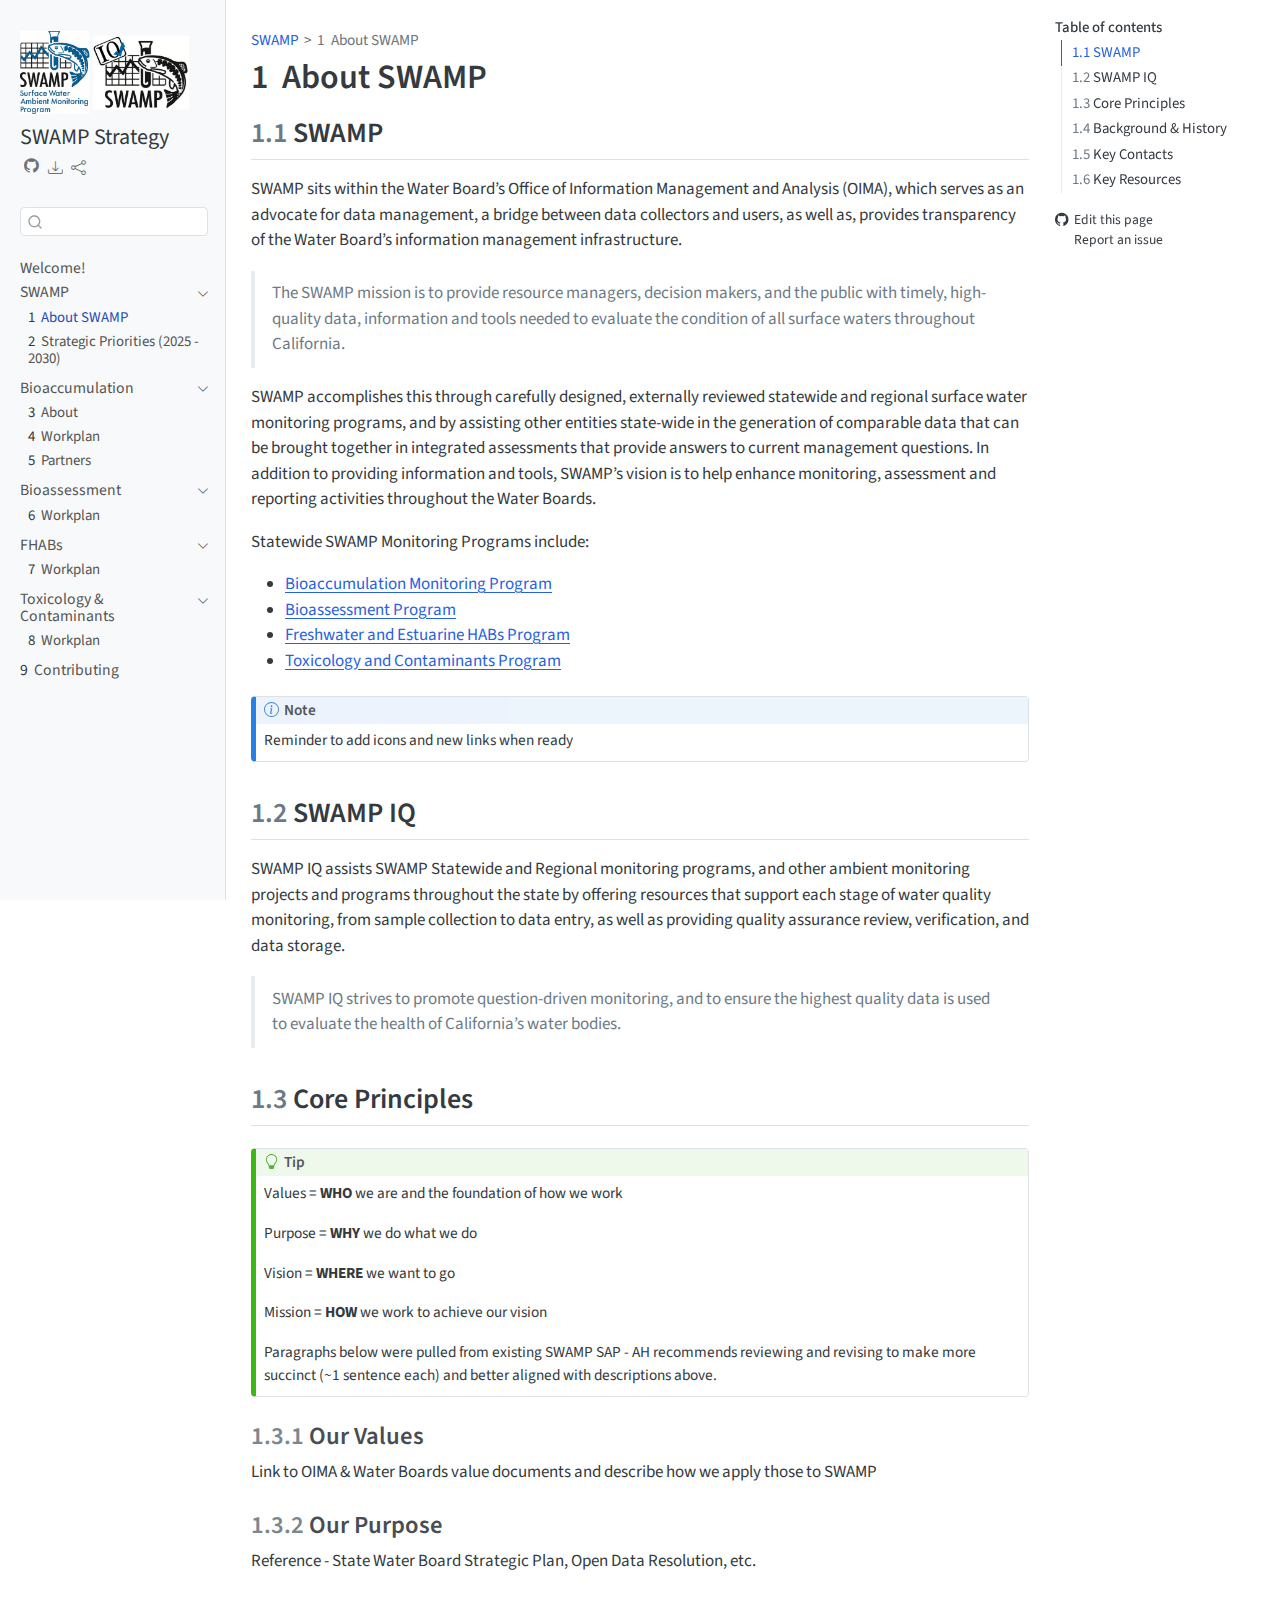
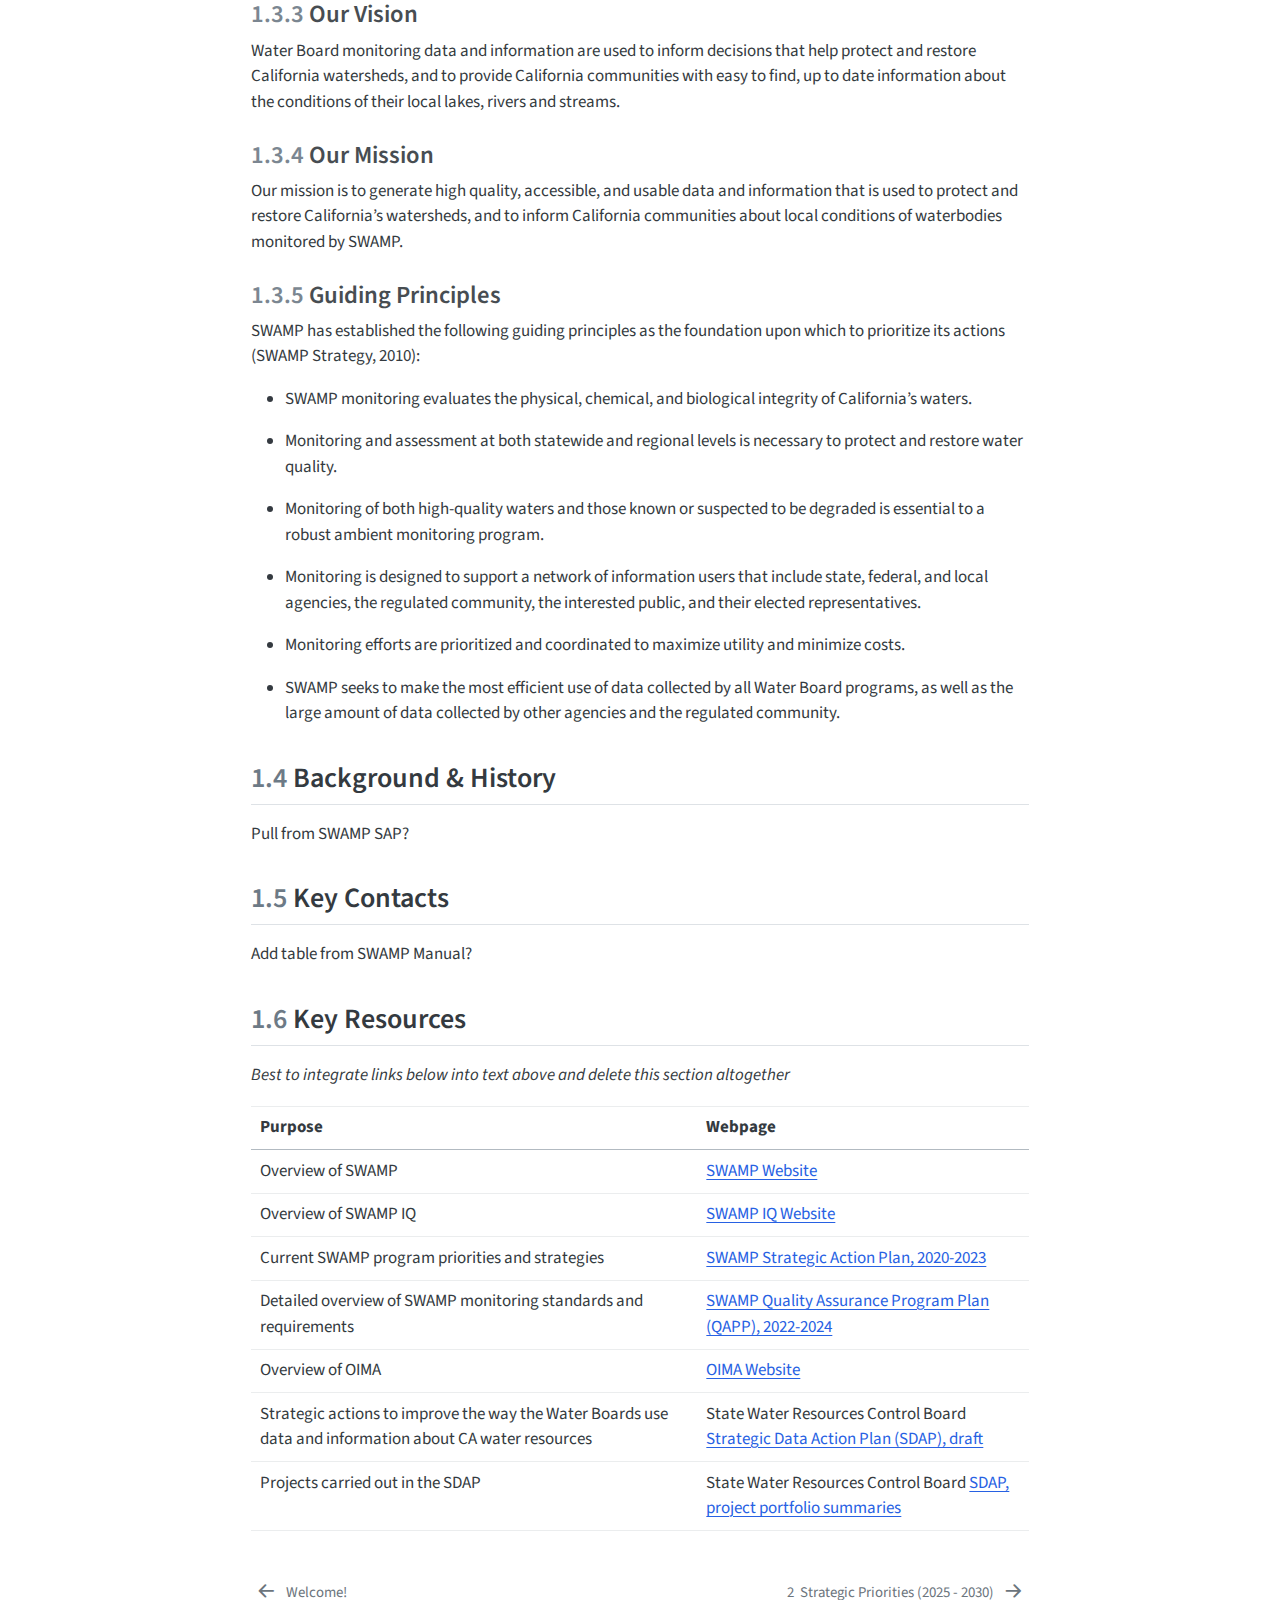
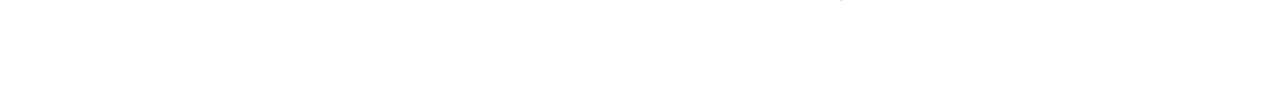
<file: swamp-about.html>
<!DOCTYPE html>
<html xmlns="http://www.w3.org/1999/xhtml" lang="en" xml:lang="en"><head>

<meta charset="utf-8">
<meta name="generator" content="quarto-1.4.554">

<meta name="viewport" content="width=device-width, initial-scale=1.0, user-scalable=yes">


<title>SWAMP Strategy - 1&nbsp; About SWAMP</title>
<style>
code{white-space: pre-wrap;}
span.smallcaps{font-variant: small-caps;}
div.columns{display: flex; gap: min(4vw, 1.5em);}
div.column{flex: auto; overflow-x: auto;}
div.hanging-indent{margin-left: 1.5em; text-indent: -1.5em;}
ul.task-list{list-style: none;}
ul.task-list li input[type="checkbox"] {
  width: 0.8em;
  margin: 0 0.8em 0.2em -1em; /* quarto-specific, see https://github.com/quarto-dev/quarto-cli/issues/4556 */ 
  vertical-align: middle;
}
</style>


<script src="site_libs/quarto-nav/quarto-nav.js"></script>
<script src="site_libs/quarto-nav/headroom.min.js"></script>
<script src="site_libs/clipboard/clipboard.min.js"></script>
<script src="site_libs/quarto-search/autocomplete.umd.js"></script>
<script src="site_libs/quarto-search/fuse.min.js"></script>
<script src="site_libs/quarto-search/quarto-search.js"></script>
<meta name="quarto:offset" content="./">
<link href="./swamp-priorities.html" rel="next">
<link href="./index.html" rel="prev">
<script src="site_libs/quarto-html/quarto.js"></script>
<script src="site_libs/quarto-html/popper.min.js"></script>
<script src="site_libs/quarto-html/tippy.umd.min.js"></script>
<script src="site_libs/quarto-html/anchor.min.js"></script>
<link href="site_libs/quarto-html/tippy.css" rel="stylesheet">
<link href="site_libs/quarto-html/quarto-syntax-highlighting.css" rel="stylesheet" id="quarto-text-highlighting-styles">
<script src="site_libs/bootstrap/bootstrap.min.js"></script>
<link href="site_libs/bootstrap/bootstrap-icons.css" rel="stylesheet">
<link href="site_libs/bootstrap/bootstrap.min.css" rel="stylesheet" id="quarto-bootstrap" data-mode="light">
<script id="quarto-search-options" type="application/json">{
  "location": "sidebar",
  "copy-button": false,
  "collapse-after": 3,
  "panel-placement": "start",
  "type": "textbox",
  "limit": 50,
  "keyboard-shortcut": [
    "f",
    "/",
    "s"
  ],
  "show-item-context": false,
  "language": {
    "search-no-results-text": "No results",
    "search-matching-documents-text": "matching documents",
    "search-copy-link-title": "Copy link to search",
    "search-hide-matches-text": "Hide additional matches",
    "search-more-match-text": "more match in this document",
    "search-more-matches-text": "more matches in this document",
    "search-clear-button-title": "Clear",
    "search-text-placeholder": "",
    "search-detached-cancel-button-title": "Cancel",
    "search-submit-button-title": "Submit",
    "search-label": "Search"
  }
}</script>


</head>

<body class="nav-sidebar docked">

<div id="quarto-search-results"></div>
  <header id="quarto-header" class="headroom fixed-top">
  <nav class="quarto-secondary-nav">
    <div class="container-fluid d-flex">
      <button type="button" class="quarto-btn-toggle btn" data-bs-toggle="collapse" data-bs-target=".quarto-sidebar-collapse-item" aria-controls="quarto-sidebar" aria-expanded="false" aria-label="Toggle sidebar navigation" onclick="if (window.quartoToggleHeadroom) { window.quartoToggleHeadroom(); }">
        <i class="bi bi-layout-text-sidebar-reverse"></i>
      </button>
        <nav class="quarto-page-breadcrumbs" aria-label="breadcrumb"><ol class="breadcrumb"><li class="breadcrumb-item"><a href="./swamp-about.html">SWAMP</a></li><li class="breadcrumb-item"><a href="./swamp-about.html"><span class="chapter-number">1</span>&nbsp; <span class="chapter-title">About SWAMP</span></a></li></ol></nav>
        <a class="flex-grow-1" role="button" data-bs-toggle="collapse" data-bs-target=".quarto-sidebar-collapse-item" aria-controls="quarto-sidebar" aria-expanded="false" aria-label="Toggle sidebar navigation" onclick="if (window.quartoToggleHeadroom) { window.quartoToggleHeadroom(); }">      
        </a>
      <button type="button" class="btn quarto-search-button" aria-label="" onclick="window.quartoOpenSearch();">
        <i class="bi bi-search"></i>
      </button>
    </div>
  </nav>
</header>
<!-- content -->
<div id="quarto-content" class="quarto-container page-columns page-rows-contents page-layout-article">
<!-- sidebar -->
  <nav id="quarto-sidebar" class="sidebar collapse collapse-horizontal quarto-sidebar-collapse-item sidebar-navigation docked overflow-auto">
    <div class="pt-lg-2 mt-2 text-left sidebar-header sidebar-header-stacked">
      <a href="./index.html" class="sidebar-logo-link">
      <img src="./images/swamp-iq-logos.png" alt="" class="sidebar-logo py-0 d-lg-inline d-none">
      </a>
    <div class="sidebar-title mb-0 py-0">
      <a href="./">SWAMP Strategy</a> 
        <div class="sidebar-tools-main tools-wide">
    <a href="https://github.com/CAWaterBoardDataCenter/swamp-strategy" title="Source Code" class="quarto-navigation-tool px-1" aria-label="Source Code"><i class="bi bi-github"></i></a>
    <div class="dropdown">
      <a href="" title="Download" id="quarto-navigation-tool-dropdown-0" class="quarto-navigation-tool dropdown-toggle px-1" data-bs-toggle="dropdown" aria-expanded="false" aria-label="Download"><i class="bi bi-download"></i></a>
      <ul class="dropdown-menu" aria-labelledby="quarto-navigation-tool-dropdown-0">
          <li>
            <a class="dropdown-item sidebar-tools-main-item" href="./SWAMP-Strategy.pdf">
              <i class="bi bi-bi-file-pdf pe-1"></i>
            Download PDF
            </a>
          </li>
          <li>
            <a class="dropdown-item sidebar-tools-main-item" href="./SWAMP-Strategy.epub">
              <i class="bi bi-bi-journal pe-1"></i>
            Download ePub
            </a>
          </li>
      </ul>
    </div>
    <div class="dropdown">
      <a href="" title="Share" id="quarto-navigation-tool-dropdown-1" class="quarto-navigation-tool dropdown-toggle px-1" data-bs-toggle="dropdown" aria-expanded="false" aria-label="Share"><i class="bi bi-share"></i></a>
      <ul class="dropdown-menu" aria-labelledby="quarto-navigation-tool-dropdown-1">
          <li>
            <a class="dropdown-item sidebar-tools-main-item" href="https://twitter.com/intent/tweet?url=|url|">
              <i class="bi bi-bi-twitter pe-1"></i>
            Twitter
            </a>
          </li>
          <li>
            <a class="dropdown-item sidebar-tools-main-item" href="https://www.facebook.com/sharer/sharer.php?u=|url|">
              <i class="bi bi-bi-facebook pe-1"></i>
            Facebook
            </a>
          </li>
      </ul>
    </div>
</div>
    </div>
      </div>
        <div class="mt-2 flex-shrink-0 align-items-center">
        <div class="sidebar-search">
        <div id="quarto-search" class="" title="Search"></div>
        </div>
        </div>
    <div class="sidebar-menu-container"> 
    <ul class="list-unstyled mt-1">
        <li class="sidebar-item">
  <div class="sidebar-item-container"> 
  <a href="./index.html" class="sidebar-item-text sidebar-link">
 <span class="menu-text">Welcome!</span></a>
  </div>
</li>
        <li class="sidebar-item sidebar-item-section">
      <div class="sidebar-item-container"> 
            <a class="sidebar-item-text sidebar-link text-start" data-bs-toggle="collapse" data-bs-target="#quarto-sidebar-section-1" aria-expanded="true">
 <span class="menu-text">SWAMP</span></a>
          <a class="sidebar-item-toggle text-start" data-bs-toggle="collapse" data-bs-target="#quarto-sidebar-section-1" aria-expanded="true" aria-label="Toggle section">
            <i class="bi bi-chevron-right ms-2"></i>
          </a> 
      </div>
      <ul id="quarto-sidebar-section-1" class="collapse list-unstyled sidebar-section depth1 show">  
          <li class="sidebar-item">
  <div class="sidebar-item-container"> 
  <a href="./swamp-about.html" class="sidebar-item-text sidebar-link active">
 <span class="menu-text"><span class="chapter-number">1</span>&nbsp; <span class="chapter-title">About SWAMP</span></span></a>
  </div>
</li>
          <li class="sidebar-item">
  <div class="sidebar-item-container"> 
  <a href="./swamp-priorities.html" class="sidebar-item-text sidebar-link">
 <span class="menu-text"><span class="chapter-number">2</span>&nbsp; <span class="chapter-title">Strategic Priorities (2025 - 2030)</span></span></a>
  </div>
</li>
      </ul>
  </li>
        <li class="sidebar-item sidebar-item-section">
      <div class="sidebar-item-container"> 
            <a class="sidebar-item-text sidebar-link text-start" data-bs-toggle="collapse" data-bs-target="#quarto-sidebar-section-2" aria-expanded="true">
 <span class="menu-text">Bioaccumulation</span></a>
          <a class="sidebar-item-toggle text-start" data-bs-toggle="collapse" data-bs-target="#quarto-sidebar-section-2" aria-expanded="true" aria-label="Toggle section">
            <i class="bi bi-chevron-right ms-2"></i>
          </a> 
      </div>
      <ul id="quarto-sidebar-section-2" class="collapse list-unstyled sidebar-section depth1 show">  
          <li class="sidebar-item">
  <div class="sidebar-item-container"> 
  <a href="./bioac-about.html" class="sidebar-item-text sidebar-link">
 <span class="menu-text"><span class="chapter-number">3</span>&nbsp; <span class="chapter-title">About</span></span></a>
  </div>
</li>
          <li class="sidebar-item">
  <div class="sidebar-item-container"> 
  <a href="./bioac-workplan.html" class="sidebar-item-text sidebar-link">
 <span class="menu-text"><span class="chapter-number">4</span>&nbsp; <span class="chapter-title">Workplan</span></span></a>
  </div>
</li>
          <li class="sidebar-item">
  <div class="sidebar-item-container"> 
  <a href="./bioac-network.html" class="sidebar-item-text sidebar-link">
 <span class="menu-text"><span class="chapter-number">5</span>&nbsp; <span class="chapter-title">Partners</span></span></a>
  </div>
</li>
      </ul>
  </li>
        <li class="sidebar-item sidebar-item-section">
      <div class="sidebar-item-container"> 
            <a class="sidebar-item-text sidebar-link text-start" data-bs-toggle="collapse" data-bs-target="#quarto-sidebar-section-3" aria-expanded="true">
 <span class="menu-text">Bioassessment</span></a>
          <a class="sidebar-item-toggle text-start" data-bs-toggle="collapse" data-bs-target="#quarto-sidebar-section-3" aria-expanded="true" aria-label="Toggle section">
            <i class="bi bi-chevron-right ms-2"></i>
          </a> 
      </div>
      <ul id="quarto-sidebar-section-3" class="collapse list-unstyled sidebar-section depth1 show">  
          <li class="sidebar-item">
  <div class="sidebar-item-container"> 
  <a href="./bioas-workplan.html" class="sidebar-item-text sidebar-link">
 <span class="menu-text"><span class="chapter-number">6</span>&nbsp; <span class="chapter-title">Workplan</span></span></a>
  </div>
</li>
      </ul>
  </li>
        <li class="sidebar-item sidebar-item-section">
      <div class="sidebar-item-container"> 
            <a class="sidebar-item-text sidebar-link text-start" data-bs-toggle="collapse" data-bs-target="#quarto-sidebar-section-4" aria-expanded="true">
 <span class="menu-text">FHABs</span></a>
          <a class="sidebar-item-toggle text-start" data-bs-toggle="collapse" data-bs-target="#quarto-sidebar-section-4" aria-expanded="true" aria-label="Toggle section">
            <i class="bi bi-chevron-right ms-2"></i>
          </a> 
      </div>
      <ul id="quarto-sidebar-section-4" class="collapse list-unstyled sidebar-section depth1 show">  
          <li class="sidebar-item">
  <div class="sidebar-item-container"> 
  <a href="./fhab-workplan.html" class="sidebar-item-text sidebar-link">
 <span class="menu-text"><span class="chapter-number">7</span>&nbsp; <span class="chapter-title">Workplan</span></span></a>
  </div>
</li>
      </ul>
  </li>
        <li class="sidebar-item sidebar-item-section">
      <div class="sidebar-item-container"> 
            <a class="sidebar-item-text sidebar-link text-start" data-bs-toggle="collapse" data-bs-target="#quarto-sidebar-section-5" aria-expanded="true">
 <span class="menu-text">Toxicology &amp; Contaminants</span></a>
          <a class="sidebar-item-toggle text-start" data-bs-toggle="collapse" data-bs-target="#quarto-sidebar-section-5" aria-expanded="true" aria-label="Toggle section">
            <i class="bi bi-chevron-right ms-2"></i>
          </a> 
      </div>
      <ul id="quarto-sidebar-section-5" class="collapse list-unstyled sidebar-section depth1 show">  
          <li class="sidebar-item">
  <div class="sidebar-item-container"> 
  <a href="./tox-workplan.html" class="sidebar-item-text sidebar-link">
 <span class="menu-text"><span class="chapter-number">8</span>&nbsp; <span class="chapter-title">Workplan</span></span></a>
  </div>
</li>
      </ul>
  </li>
        <li class="sidebar-item">
  <div class="sidebar-item-container"> 
  <a href="./contribute.html" class="sidebar-item-text sidebar-link">
 <span class="menu-text"><span class="chapter-number">9</span>&nbsp; <span class="chapter-title">Contributing</span></span></a>
  </div>
</li>
    </ul>
    </div>
</nav>
<div id="quarto-sidebar-glass" class="quarto-sidebar-collapse-item" data-bs-toggle="collapse" data-bs-target=".quarto-sidebar-collapse-item"></div>
<!-- margin-sidebar -->
    <div id="quarto-margin-sidebar" class="sidebar margin-sidebar">
        <nav id="TOC" role="doc-toc" class="toc-active">
    <h2 id="toc-title">Table of contents</h2>
   
  <ul>
  <li><a href="#swamp" id="toc-swamp" class="nav-link active" data-scroll-target="#swamp"><span class="header-section-number">1.1</span> SWAMP</a></li>
  <li><a href="#swamp-iq" id="toc-swamp-iq" class="nav-link" data-scroll-target="#swamp-iq"><span class="header-section-number">1.2</span> SWAMP IQ</a></li>
  <li><a href="#core-principles" id="toc-core-principles" class="nav-link" data-scroll-target="#core-principles"><span class="header-section-number">1.3</span> Core Principles</a>
  <ul class="collapse">
  <li><a href="#our-values" id="toc-our-values" class="nav-link" data-scroll-target="#our-values"><span class="header-section-number">1.3.1</span> Our Values</a></li>
  <li><a href="#our-purpose" id="toc-our-purpose" class="nav-link" data-scroll-target="#our-purpose"><span class="header-section-number">1.3.2</span> Our Purpose</a></li>
  <li><a href="#our-vision" id="toc-our-vision" class="nav-link" data-scroll-target="#our-vision"><span class="header-section-number">1.3.3</span> Our Vision</a></li>
  <li><a href="#our-mission" id="toc-our-mission" class="nav-link" data-scroll-target="#our-mission"><span class="header-section-number">1.3.4</span> Our Mission</a></li>
  <li><a href="#guiding-principles" id="toc-guiding-principles" class="nav-link" data-scroll-target="#guiding-principles"><span class="header-section-number">1.3.5</span> Guiding Principles&nbsp;</a></li>
  </ul></li>
  <li><a href="#background-history" id="toc-background-history" class="nav-link" data-scroll-target="#background-history"><span class="header-section-number">1.4</span> Background &amp; History</a></li>
  <li><a href="#key-contacts" id="toc-key-contacts" class="nav-link" data-scroll-target="#key-contacts"><span class="header-section-number">1.5</span> Key Contacts</a></li>
  <li><a href="#key-resources" id="toc-key-resources" class="nav-link" data-scroll-target="#key-resources"><span class="header-section-number">1.6</span> Key Resources</a></li>
  </ul>
<div class="toc-actions"><ul><li><a href="https://github.com/CAWaterBoardDataCenter/swamp-strategy/edit/main/swamp-about.qmd" class="toc-action"><i class="bi bi-github"></i>Edit this page</a></li><li><a href="https://github.com/CAWaterBoardDataCenter/swamp-strategy/issues/new" class="toc-action"><i class="bi empty"></i>Report an issue</a></li></ul></div></nav>
    </div>
<!-- main -->
<main class="content" id="quarto-document-content">

<header id="title-block-header" class="quarto-title-block default"><nav class="quarto-page-breadcrumbs quarto-title-breadcrumbs d-none d-lg-block" aria-label="breadcrumb"><ol class="breadcrumb"><li class="breadcrumb-item"><a href="./swamp-about.html">SWAMP</a></li><li class="breadcrumb-item"><a href="./swamp-about.html"><span class="chapter-number">1</span>&nbsp; <span class="chapter-title">About SWAMP</span></a></li></ol></nav>
<div class="quarto-title">
<h1 class="title"><span class="chapter-number">1</span>&nbsp; <span class="chapter-title">About SWAMP</span></h1>
</div>



<div class="quarto-title-meta">

    
  
    
  </div>
  


</header>


<section id="swamp" class="level2" data-number="1.1">
<h2 data-number="1.1" class="anchored" data-anchor-id="swamp"><span class="header-section-number">1.1</span> SWAMP</h2>
<p>SWAMP sits within the Water Board’s Office of Information Management and Analysis (OIMA), which serves as an advocate for data management, a bridge between data collectors and users, as well as, provides transparency of the Water Board’s information management infrastructure.</p>
<blockquote class="blockquote">
<p>The SWAMP mission is to provide resource managers, decision makers, and the public with timely, high-quality data, information and tools needed to evaluate the condition of all surface waters throughout California.</p>
</blockquote>
<p>SWAMP accomplishes this through carefully designed, externally reviewed statewide and regional surface water monitoring programs, and by assisting other entities state-wide in the generation of comparable data that can be brought together in integrated assessments that provide answers to current management questions. In addition to providing information and tools, SWAMP’s vision is to help enhance monitoring, assessment and reporting activities throughout the Water Boards.</p>
<p>Statewide SWAMP Monitoring Programs include:</p>
<ul>
<li><a href="https://www.waterboards.ca.gov/water_issues/programs/swamp/bioaccumulation_monitoring.html">Bioaccumulation Monitoring Program</a></li>
<li><a href="https://www.waterboards.ca.gov/water_issues/programs/swamp/bioassessment/">Bioassessment Program</a></li>
<li><a href="https://www.waterboards.ca.gov/water_issues/programs/swamp/freshwater_cyanobacteria.html">Freshwater and Estuarine HABs Program</a></li>
<li><a href="https://www.waterboards.ca.gov/water_issues/programs/swamp/spot/">Toxicology and Contaminants Program</a></li>
</ul>
<div class="callout callout-style-default callout-note callout-titled">
<div class="callout-header d-flex align-content-center">
<div class="callout-icon-container">
<i class="callout-icon"></i>
</div>
<div class="callout-title-container flex-fill">
Note
</div>
</div>
<div class="callout-body-container callout-body">
<p>Reminder to add icons and new links when ready</p>
</div>
</div>
</section>
<section id="swamp-iq" class="level2" data-number="1.2">
<h2 data-number="1.2" class="anchored" data-anchor-id="swamp-iq"><span class="header-section-number">1.2</span> SWAMP IQ</h2>
<p>SWAMP IQ assists SWAMP Statewide and Regional monitoring programs, and other ambient monitoring projects and programs throughout the state by offering resources that support each stage of water quality monitoring, from sample collection to data entry, as well as providing quality assurance review, verification, and data storage.</p>
<blockquote class="blockquote">
<p>SWAMP IQ strives to promote question-driven monitoring, and to ensure the highest quality data is used to evaluate the health of California’s water bodies.</p>
</blockquote>
</section>
<section id="core-principles" class="level2" data-number="1.3">
<h2 data-number="1.3" class="anchored" data-anchor-id="core-principles"><span class="header-section-number">1.3</span> Core Principles</h2>
<div class="callout callout-style-default callout-tip callout-titled">
<div class="callout-header d-flex align-content-center">
<div class="callout-icon-container">
<i class="callout-icon"></i>
</div>
<div class="callout-title-container flex-fill">
Tip
</div>
</div>
<div class="callout-body-container callout-body">
<p>Values = <strong>WHO</strong> we are and the foundation of how we work</p>
<p>Purpose = <strong>WHY</strong> we do what we do</p>
<p>Vision = <strong>WHERE</strong> we want to go</p>
<p>Mission = <strong>HOW</strong> we work to achieve our vision</p>
<p>Paragraphs below were pulled from existing SWAMP SAP - AH recommends reviewing and revising to make more succinct (~1 sentence each) and better aligned with descriptions above.</p>
</div>
</div>
<section id="our-values" class="level3" data-number="1.3.1">
<h3 data-number="1.3.1" class="anchored" data-anchor-id="our-values"><span class="header-section-number">1.3.1</span> Our Values</h3>
<p>Link to OIMA &amp; Water Boards value documents and describe how we apply those to SWAMP</p>
</section>
<section id="our-purpose" class="level3" data-number="1.3.2">
<h3 data-number="1.3.2" class="anchored" data-anchor-id="our-purpose"><span class="header-section-number">1.3.2</span> Our Purpose</h3>
<p>Reference - State Water Board Strategic Plan, Open Data Resolution, etc.</p>
</section>
<section id="our-vision" class="level3" data-number="1.3.3">
<h3 data-number="1.3.3" class="anchored" data-anchor-id="our-vision"><span class="header-section-number">1.3.3</span> Our Vision</h3>
<p>Water Board monitoring data and information are used to inform decisions that help protect and restore California watersheds, and to provide California communities with easy to find, up to date information about the conditions of their local lakes, rivers and streams.</p>
</section>
<section id="our-mission" class="level3" data-number="1.3.4">
<h3 data-number="1.3.4" class="anchored" data-anchor-id="our-mission"><span class="header-section-number">1.3.4</span> Our Mission</h3>
<p>Our mission is to generate high quality, accessible, and usable data and information that is used to protect and restore California’s watersheds, and to inform California communities about local conditions of waterbodies monitored by SWAMP.</p>
</section>
<section id="guiding-principles" class="level3" data-number="1.3.5">
<h3 data-number="1.3.5" class="anchored" data-anchor-id="guiding-principles"><span class="header-section-number">1.3.5</span> Guiding Principles&nbsp;</h3>
<p>SWAMP has established the following guiding principles as the foundation upon which to prioritize its actions (SWAMP Strategy, 2010):</p>
<ul>
<li><p>SWAMP monitoring evaluates the physical, chemical, and biological integrity of California’s waters.</p></li>
<li><p>Monitoring and assessment at both statewide and regional levels is necessary to protect and restore water quality.</p></li>
<li><p>Monitoring of both high-quality waters and those known or suspected to be degraded is essential to a robust ambient monitoring program.</p></li>
<li><p>Monitoring is designed to support a network of information users that include state, federal, and local agencies, the regulated community, the interested public, and their elected representatives.</p></li>
<li><p>Monitoring efforts are prioritized and coordinated to maximize utility and minimize costs.</p></li>
<li><p>SWAMP seeks to make the most efficient use of data collected by all Water Board programs, as well as the large amount of data collected by other agencies and the regulated community.</p></li>
</ul>
</section>
</section>
<section id="background-history" class="level2" data-number="1.4">
<h2 data-number="1.4" class="anchored" data-anchor-id="background-history"><span class="header-section-number">1.4</span> Background &amp; History</h2>
<p>Pull from SWAMP SAP?</p>
</section>
<section id="key-contacts" class="level2" data-number="1.5">
<h2 data-number="1.5" class="anchored" data-anchor-id="key-contacts"><span class="header-section-number">1.5</span> Key Contacts</h2>
<p>Add table from SWAMP Manual?</p>
</section>
<section id="key-resources" class="level2" data-number="1.6">
<h2 data-number="1.6" class="anchored" data-anchor-id="key-resources"><span class="header-section-number">1.6</span> Key Resources</h2>
<p><em>Best to integrate links below into text above and delete this section altogether</em></p>
<table class="table">
<thead>
<tr class="header">
<th>Purpose</th>
<th>Webpage</th>
</tr>
</thead>
<tbody>
<tr class="odd">
<td>Overview of SWAMP</td>
<td><a href="https://www.waterboards.ca.gov/water_issues/programs/swamp/">SWAMP Website</a></td>
</tr>
<tr class="even">
<td>Overview of SWAMP IQ</td>
<td><a href="https://www.waterboards.ca.gov/water_issues/programs/swamp/swamp_iq">SWAMP IQ Website</a></td>
</tr>
<tr class="odd">
<td>Current SWAMP program priorities and strategies</td>
<td><a href="https://docs.google.com/document/d/1g08L8GUHdEMLCxNS1vppNEXobf4bYOmK/edit?usp=sharing&amp;ouid=118425894617420506258&amp;rtpof=true&amp;sd=true">SWAMP Strategic Action Plan, 2020-2023</a></td>
</tr>
<tr class="even">
<td>Detailed overview of SWAMP monitoring standards and requirements</td>
<td><a href="https://docs.google.com/document/d/16QmALh0kkREJSKMvVb6fcKkLsWiAsiTAIJKfzpBRoPc/edit#heading=h.q961pnmk2sje">SWAMP Quality Assurance Program Plan (QAPP), 2022-2024</a></td>
</tr>
<tr class="odd">
<td>Overview of OIMA</td>
<td><a href="https://www.waterboards.ca.gov/resources/oima/">OIMA Website</a></td>
</tr>
<tr class="even">
<td>Strategic actions to improve the way the Water Boards use data and information about CA water resources</td>
<td>State Water Resources Control Board <a href="https://www.waterboards.ca.gov/resources/data_databases/docs/sdap_draft.pdf">Strategic Data Action Plan (SDAP), draft</a></td>
</tr>
<tr class="odd">
<td>Projects carried out in the SDAP</td>
<td>State Water Resources Control Board <a href="https://docs.google.com/document/d/1Kg0tzfRJljwsmFQ2Qyzt_rPW8CrXX3oKWO6myH3ECVo/edit?usp=sharing">SDAP, project portfolio summaries</a></td>
</tr>
</tbody>
</table>


</section>

</main> <!-- /main -->
<script id="quarto-html-after-body" type="application/javascript">
window.document.addEventListener("DOMContentLoaded", function (event) {
  const toggleBodyColorMode = (bsSheetEl) => {
    const mode = bsSheetEl.getAttribute("data-mode");
    const bodyEl = window.document.querySelector("body");
    if (mode === "dark") {
      bodyEl.classList.add("quarto-dark");
      bodyEl.classList.remove("quarto-light");
    } else {
      bodyEl.classList.add("quarto-light");
      bodyEl.classList.remove("quarto-dark");
    }
  }
  const toggleBodyColorPrimary = () => {
    const bsSheetEl = window.document.querySelector("link#quarto-bootstrap");
    if (bsSheetEl) {
      toggleBodyColorMode(bsSheetEl);
    }
  }
  toggleBodyColorPrimary();  
  const icon = "";
  const anchorJS = new window.AnchorJS();
  anchorJS.options = {
    placement: 'right',
    icon: icon
  };
  anchorJS.add('.anchored');
  const isCodeAnnotation = (el) => {
    for (const clz of el.classList) {
      if (clz.startsWith('code-annotation-')) {                     
        return true;
      }
    }
    return false;
  }
  const clipboard = new window.ClipboardJS('.code-copy-button', {
    text: function(trigger) {
      const codeEl = trigger.previousElementSibling.cloneNode(true);
      for (const childEl of codeEl.children) {
        if (isCodeAnnotation(childEl)) {
          childEl.remove();
        }
      }
      return codeEl.innerText;
    }
  });
  clipboard.on('success', function(e) {
    // button target
    const button = e.trigger;
    // don't keep focus
    button.blur();
    // flash "checked"
    button.classList.add('code-copy-button-checked');
    var currentTitle = button.getAttribute("title");
    button.setAttribute("title", "Copied!");
    let tooltip;
    if (window.bootstrap) {
      button.setAttribute("data-bs-toggle", "tooltip");
      button.setAttribute("data-bs-placement", "left");
      button.setAttribute("data-bs-title", "Copied!");
      tooltip = new bootstrap.Tooltip(button, 
        { trigger: "manual", 
          customClass: "code-copy-button-tooltip",
          offset: [0, -8]});
      tooltip.show();    
    }
    setTimeout(function() {
      if (tooltip) {
        tooltip.hide();
        button.removeAttribute("data-bs-title");
        button.removeAttribute("data-bs-toggle");
        button.removeAttribute("data-bs-placement");
      }
      button.setAttribute("title", currentTitle);
      button.classList.remove('code-copy-button-checked');
    }, 1000);
    // clear code selection
    e.clearSelection();
  });
    var localhostRegex = new RegExp(/^(?:http|https):\/\/localhost\:?[0-9]*\//);
    var mailtoRegex = new RegExp(/^mailto:/);
      var filterRegex = new RegExp('/' + window.location.host + '/');
    var isInternal = (href) => {
        return filterRegex.test(href) || localhostRegex.test(href) || mailtoRegex.test(href);
    }
    // Inspect non-navigation links and adorn them if external
 	var links = window.document.querySelectorAll('a[href]:not(.nav-link):not(.navbar-brand):not(.toc-action):not(.sidebar-link):not(.sidebar-item-toggle):not(.pagination-link):not(.no-external):not([aria-hidden]):not(.dropdown-item):not(.quarto-navigation-tool)');
    for (var i=0; i<links.length; i++) {
      const link = links[i];
      if (!isInternal(link.href)) {
        // undo the damage that might have been done by quarto-nav.js in the case of
        // links that we want to consider external
        if (link.dataset.originalHref !== undefined) {
          link.href = link.dataset.originalHref;
        }
      }
    }
  function tippyHover(el, contentFn, onTriggerFn, onUntriggerFn) {
    const config = {
      allowHTML: true,
      maxWidth: 500,
      delay: 100,
      arrow: false,
      appendTo: function(el) {
          return el.parentElement;
      },
      interactive: true,
      interactiveBorder: 10,
      theme: 'quarto',
      placement: 'bottom-start',
    };
    if (contentFn) {
      config.content = contentFn;
    }
    if (onTriggerFn) {
      config.onTrigger = onTriggerFn;
    }
    if (onUntriggerFn) {
      config.onUntrigger = onUntriggerFn;
    }
    window.tippy(el, config); 
  }
  const noterefs = window.document.querySelectorAll('a[role="doc-noteref"]');
  for (var i=0; i<noterefs.length; i++) {
    const ref = noterefs[i];
    tippyHover(ref, function() {
      // use id or data attribute instead here
      let href = ref.getAttribute('data-footnote-href') || ref.getAttribute('href');
      try { href = new URL(href).hash; } catch {}
      const id = href.replace(/^#\/?/, "");
      const note = window.document.getElementById(id);
      if (note) {
        return note.innerHTML;
      } else {
        return "";
      }
    });
  }
  const xrefs = window.document.querySelectorAll('a.quarto-xref');
  const processXRef = (id, note) => {
    // Strip column container classes
    const stripColumnClz = (el) => {
      el.classList.remove("page-full", "page-columns");
      if (el.children) {
        for (const child of el.children) {
          stripColumnClz(child);
        }
      }
    }
    stripColumnClz(note)
    if (id === null || id.startsWith('sec-')) {
      // Special case sections, only their first couple elements
      const container = document.createElement("div");
      if (note.children && note.children.length > 2) {
        container.appendChild(note.children[0].cloneNode(true));
        for (let i = 1; i < note.children.length; i++) {
          const child = note.children[i];
          if (child.tagName === "P" && child.innerText === "") {
            continue;
          } else {
            container.appendChild(child.cloneNode(true));
            break;
          }
        }
        if (window.Quarto?.typesetMath) {
          window.Quarto.typesetMath(container);
        }
        return container.innerHTML
      } else {
        if (window.Quarto?.typesetMath) {
          window.Quarto.typesetMath(note);
        }
        return note.innerHTML;
      }
    } else {
      // Remove any anchor links if they are present
      const anchorLink = note.querySelector('a.anchorjs-link');
      if (anchorLink) {
        anchorLink.remove();
      }
      if (window.Quarto?.typesetMath) {
        window.Quarto.typesetMath(note);
      }
      // TODO in 1.5, we should make sure this works without a callout special case
      if (note.classList.contains("callout")) {
        return note.outerHTML;
      } else {
        return note.innerHTML;
      }
    }
  }
  for (var i=0; i<xrefs.length; i++) {
    const xref = xrefs[i];
    tippyHover(xref, undefined, function(instance) {
      instance.disable();
      let url = xref.getAttribute('href');
      let hash = undefined; 
      if (url.startsWith('#')) {
        hash = url;
      } else {
        try { hash = new URL(url).hash; } catch {}
      }
      if (hash) {
        const id = hash.replace(/^#\/?/, "");
        const note = window.document.getElementById(id);
        if (note !== null) {
          try {
            const html = processXRef(id, note.cloneNode(true));
            instance.setContent(html);
          } finally {
            instance.enable();
            instance.show();
          }
        } else {
          // See if we can fetch this
          fetch(url.split('#')[0])
          .then(res => res.text())
          .then(html => {
            const parser = new DOMParser();
            const htmlDoc = parser.parseFromString(html, "text/html");
            const note = htmlDoc.getElementById(id);
            if (note !== null) {
              const html = processXRef(id, note);
              instance.setContent(html);
            } 
          }).finally(() => {
            instance.enable();
            instance.show();
          });
        }
      } else {
        // See if we can fetch a full url (with no hash to target)
        // This is a special case and we should probably do some content thinning / targeting
        fetch(url)
        .then(res => res.text())
        .then(html => {
          const parser = new DOMParser();
          const htmlDoc = parser.parseFromString(html, "text/html");
          const note = htmlDoc.querySelector('main.content');
          if (note !== null) {
            // This should only happen for chapter cross references
            // (since there is no id in the URL)
            // remove the first header
            if (note.children.length > 0 && note.children[0].tagName === "HEADER") {
              note.children[0].remove();
            }
            const html = processXRef(null, note);
            instance.setContent(html);
          } 
        }).finally(() => {
          instance.enable();
          instance.show();
        });
      }
    }, function(instance) {
    });
  }
      let selectedAnnoteEl;
      const selectorForAnnotation = ( cell, annotation) => {
        let cellAttr = 'data-code-cell="' + cell + '"';
        let lineAttr = 'data-code-annotation="' +  annotation + '"';
        const selector = 'span[' + cellAttr + '][' + lineAttr + ']';
        return selector;
      }
      const selectCodeLines = (annoteEl) => {
        const doc = window.document;
        const targetCell = annoteEl.getAttribute("data-target-cell");
        const targetAnnotation = annoteEl.getAttribute("data-target-annotation");
        const annoteSpan = window.document.querySelector(selectorForAnnotation(targetCell, targetAnnotation));
        const lines = annoteSpan.getAttribute("data-code-lines").split(",");
        const lineIds = lines.map((line) => {
          return targetCell + "-" + line;
        })
        let top = null;
        let height = null;
        let parent = null;
        if (lineIds.length > 0) {
            //compute the position of the single el (top and bottom and make a div)
            const el = window.document.getElementById(lineIds[0]);
            top = el.offsetTop;
            height = el.offsetHeight;
            parent = el.parentElement.parentElement;
          if (lineIds.length > 1) {
            const lastEl = window.document.getElementById(lineIds[lineIds.length - 1]);
            const bottom = lastEl.offsetTop + lastEl.offsetHeight;
            height = bottom - top;
          }
          if (top !== null && height !== null && parent !== null) {
            // cook up a div (if necessary) and position it 
            let div = window.document.getElementById("code-annotation-line-highlight");
            if (div === null) {
              div = window.document.createElement("div");
              div.setAttribute("id", "code-annotation-line-highlight");
              div.style.position = 'absolute';
              parent.appendChild(div);
            }
            div.style.top = top - 2 + "px";
            div.style.height = height + 4 + "px";
            div.style.left = 0;
            let gutterDiv = window.document.getElementById("code-annotation-line-highlight-gutter");
            if (gutterDiv === null) {
              gutterDiv = window.document.createElement("div");
              gutterDiv.setAttribute("id", "code-annotation-line-highlight-gutter");
              gutterDiv.style.position = 'absolute';
              const codeCell = window.document.getElementById(targetCell);
              const gutter = codeCell.querySelector('.code-annotation-gutter');
              gutter.appendChild(gutterDiv);
            }
            gutterDiv.style.top = top - 2 + "px";
            gutterDiv.style.height = height + 4 + "px";
          }
          selectedAnnoteEl = annoteEl;
        }
      };
      const unselectCodeLines = () => {
        const elementsIds = ["code-annotation-line-highlight", "code-annotation-line-highlight-gutter"];
        elementsIds.forEach((elId) => {
          const div = window.document.getElementById(elId);
          if (div) {
            div.remove();
          }
        });
        selectedAnnoteEl = undefined;
      };
        // Handle positioning of the toggle
    window.addEventListener(
      "resize",
      throttle(() => {
        elRect = undefined;
        if (selectedAnnoteEl) {
          selectCodeLines(selectedAnnoteEl);
        }
      }, 10)
    );
    function throttle(fn, ms) {
    let throttle = false;
    let timer;
      return (...args) => {
        if(!throttle) { // first call gets through
            fn.apply(this, args);
            throttle = true;
        } else { // all the others get throttled
            if(timer) clearTimeout(timer); // cancel #2
            timer = setTimeout(() => {
              fn.apply(this, args);
              timer = throttle = false;
            }, ms);
        }
      };
    }
      // Attach click handler to the DT
      const annoteDls = window.document.querySelectorAll('dt[data-target-cell]');
      for (const annoteDlNode of annoteDls) {
        annoteDlNode.addEventListener('click', (event) => {
          const clickedEl = event.target;
          if (clickedEl !== selectedAnnoteEl) {
            unselectCodeLines();
            const activeEl = window.document.querySelector('dt[data-target-cell].code-annotation-active');
            if (activeEl) {
              activeEl.classList.remove('code-annotation-active');
            }
            selectCodeLines(clickedEl);
            clickedEl.classList.add('code-annotation-active');
          } else {
            // Unselect the line
            unselectCodeLines();
            clickedEl.classList.remove('code-annotation-active');
          }
        });
      }
  const findCites = (el) => {
    const parentEl = el.parentElement;
    if (parentEl) {
      const cites = parentEl.dataset.cites;
      if (cites) {
        return {
          el,
          cites: cites.split(' ')
        };
      } else {
        return findCites(el.parentElement)
      }
    } else {
      return undefined;
    }
  };
  var bibliorefs = window.document.querySelectorAll('a[role="doc-biblioref"]');
  for (var i=0; i<bibliorefs.length; i++) {
    const ref = bibliorefs[i];
    const citeInfo = findCites(ref);
    if (citeInfo) {
      tippyHover(citeInfo.el, function() {
        var popup = window.document.createElement('div');
        citeInfo.cites.forEach(function(cite) {
          var citeDiv = window.document.createElement('div');
          citeDiv.classList.add('hanging-indent');
          citeDiv.classList.add('csl-entry');
          var biblioDiv = window.document.getElementById('ref-' + cite);
          if (biblioDiv) {
            citeDiv.innerHTML = biblioDiv.innerHTML;
          }
          popup.appendChild(citeDiv);
        });
        return popup.innerHTML;
      });
    }
  }
});
</script>
<nav class="page-navigation">
  <div class="nav-page nav-page-previous">
      <a href="./index.html" class="pagination-link" aria-label="Welcome!">
        <i class="bi bi-arrow-left-short"></i> <span class="nav-page-text">Welcome!</span>
      </a>          
  </div>
  <div class="nav-page nav-page-next">
      <a href="./swamp-priorities.html" class="pagination-link" aria-label="Strategic Priorities (2025 - 2030)">
        <span class="nav-page-text"><span class="chapter-number">2</span>&nbsp; <span class="chapter-title">Strategic Priorities (2025 - 2030)</span></span> <i class="bi bi-arrow-right-short"></i>
      </a>
  </div>
</nav>
</div> <!-- /content -->




<footer class="footer"><div class="nav-footer"><div class="nav-footer-center"><div class="toc-actions d-sm-block d-md-none"><ul><li><a href="https://github.com/CAWaterBoardDataCenter/swamp-strategy/edit/main/swamp-about.qmd" class="toc-action"><i class="bi bi-github"></i>Edit this page</a></li><li><a href="https://github.com/CAWaterBoardDataCenter/swamp-strategy/issues/new" class="toc-action"><i class="bi empty"></i>Report an issue</a></li></ul></div></div></div></footer></body></html>
</file>
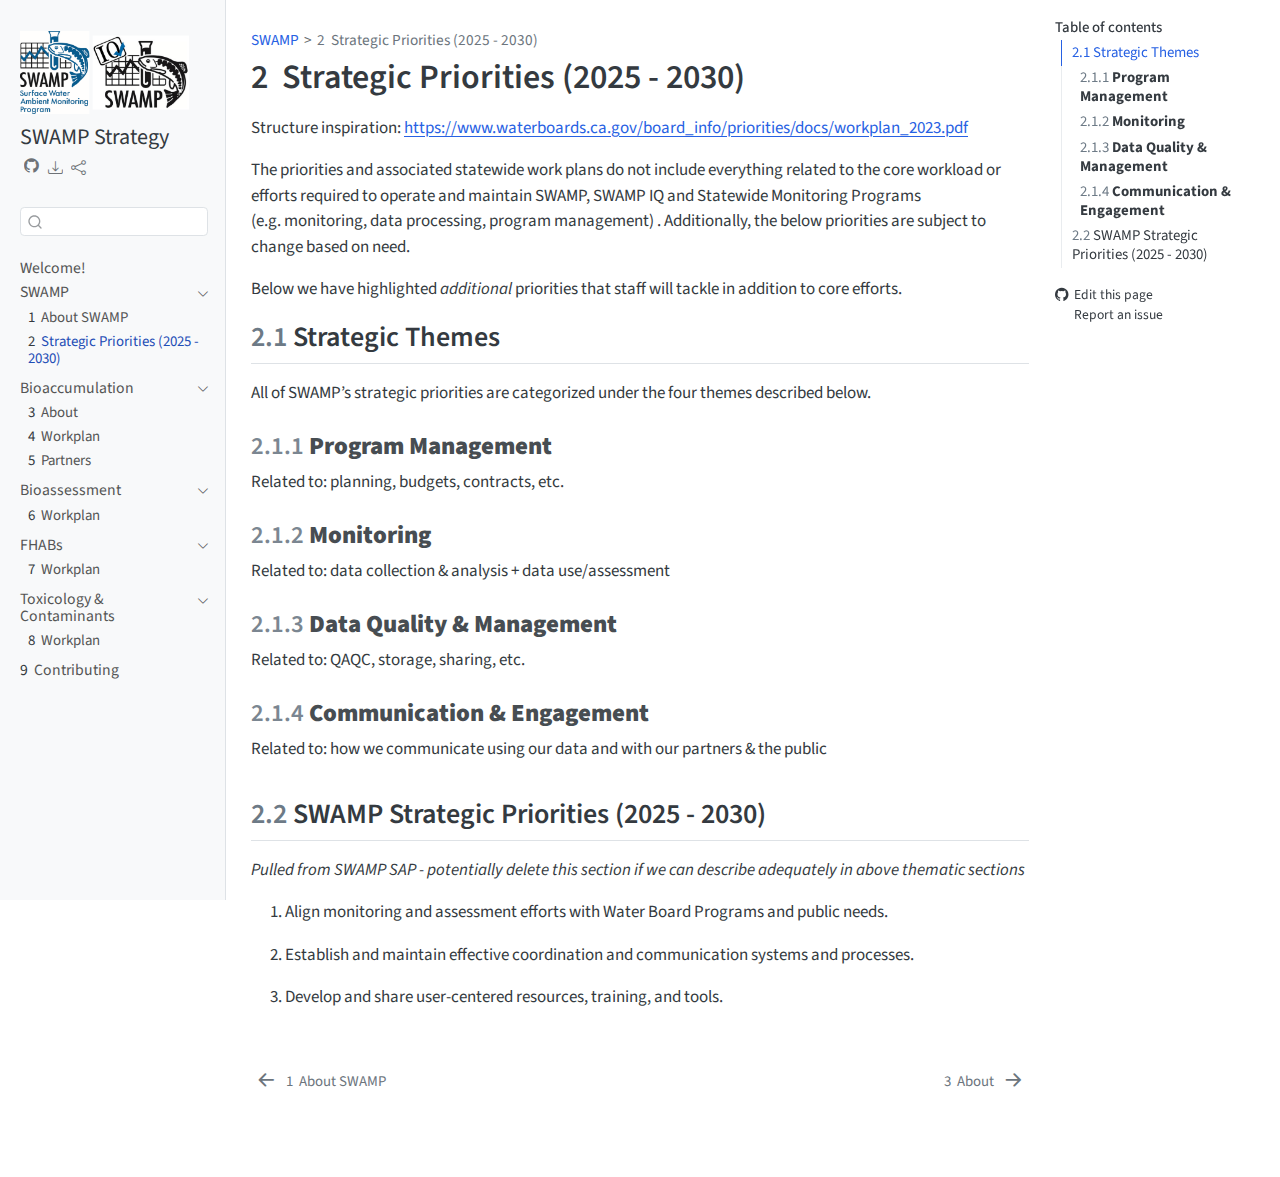
<file: swamp-prioriites.html>
<!DOCTYPE html>
<html xmlns="http://www.w3.org/1999/xhtml" lang="en" xml:lang="en"><head>

<meta charset="utf-8">
<meta name="generator" content="quarto-1.4.552">

<meta name="viewport" content="width=device-width, initial-scale=1.0, user-scalable=yes">


<title>SWAMP Strategy - 2&nbsp; Strategic Priorities (2025 - 2030)</title>
<style>
code{white-space: pre-wrap;}
span.smallcaps{font-variant: small-caps;}
div.columns{display: flex; gap: min(4vw, 1.5em);}
div.column{flex: auto; overflow-x: auto;}
div.hanging-indent{margin-left: 1.5em; text-indent: -1.5em;}
ul.task-list{list-style: none;}
ul.task-list li input[type="checkbox"] {
  width: 0.8em;
  margin: 0 0.8em 0.2em -1em; /* quarto-specific, see https://github.com/quarto-dev/quarto-cli/issues/4556 */ 
  vertical-align: middle;
}
</style>


<script src="site_libs/quarto-nav/quarto-nav.js"></script>
<script src="site_libs/quarto-nav/headroom.min.js"></script>
<script src="site_libs/clipboard/clipboard.min.js"></script>
<script src="site_libs/quarto-search/autocomplete.umd.js"></script>
<script src="site_libs/quarto-search/fuse.min.js"></script>
<script src="site_libs/quarto-search/quarto-search.js"></script>
<meta name="quarto:offset" content="./">
<link href="./bioac-about.html" rel="next">
<link href="./swamp-about.html" rel="prev">
<script src="site_libs/quarto-html/quarto.js"></script>
<script src="site_libs/quarto-html/popper.min.js"></script>
<script src="site_libs/quarto-html/tippy.umd.min.js"></script>
<script src="site_libs/quarto-html/anchor.min.js"></script>
<link href="site_libs/quarto-html/tippy.css" rel="stylesheet">
<link href="site_libs/quarto-html/quarto-syntax-highlighting.css" rel="stylesheet" id="quarto-text-highlighting-styles">
<script src="site_libs/bootstrap/bootstrap.min.js"></script>
<link href="site_libs/bootstrap/bootstrap-icons.css" rel="stylesheet">
<link href="site_libs/bootstrap/bootstrap.min.css" rel="stylesheet" id="quarto-bootstrap" data-mode="light">
<script id="quarto-search-options" type="application/json">{
  "location": "sidebar",
  "copy-button": false,
  "collapse-after": 3,
  "panel-placement": "start",
  "type": "textbox",
  "limit": 50,
  "keyboard-shortcut": [
    "f",
    "/",
    "s"
  ],
  "show-item-context": false,
  "language": {
    "search-no-results-text": "No results",
    "search-matching-documents-text": "matching documents",
    "search-copy-link-title": "Copy link to search",
    "search-hide-matches-text": "Hide additional matches",
    "search-more-match-text": "more match in this document",
    "search-more-matches-text": "more matches in this document",
    "search-clear-button-title": "Clear",
    "search-text-placeholder": "",
    "search-detached-cancel-button-title": "Cancel",
    "search-submit-button-title": "Submit",
    "search-label": "Search"
  }
}</script>


</head>

<body class="nav-sidebar docked">

<div id="quarto-search-results"></div>
  <header id="quarto-header" class="headroom fixed-top">
  <nav class="quarto-secondary-nav">
    <div class="container-fluid d-flex">
      <button type="button" class="quarto-btn-toggle btn" data-bs-toggle="collapse" data-bs-target=".quarto-sidebar-collapse-item" aria-controls="quarto-sidebar" aria-expanded="false" aria-label="Toggle sidebar navigation" onclick="if (window.quartoToggleHeadroom) { window.quartoToggleHeadroom(); }">
        <i class="bi bi-layout-text-sidebar-reverse"></i>
      </button>
        <nav class="quarto-page-breadcrumbs" aria-label="breadcrumb"><ol class="breadcrumb"><li class="breadcrumb-item"><a href="./swamp-about.html">SWAMP</a></li><li class="breadcrumb-item"><a href="./swamp-prioriites.html"><span class="chapter-number">2</span>&nbsp; <span class="chapter-title">Strategic Priorities (2025 - 2030)</span></a></li></ol></nav>
        <a class="flex-grow-1" role="button" data-bs-toggle="collapse" data-bs-target=".quarto-sidebar-collapse-item" aria-controls="quarto-sidebar" aria-expanded="false" aria-label="Toggle sidebar navigation" onclick="if (window.quartoToggleHeadroom) { window.quartoToggleHeadroom(); }">      
        </a>
      <button type="button" class="btn quarto-search-button" aria-label="" onclick="window.quartoOpenSearch();">
        <i class="bi bi-search"></i>
      </button>
    </div>
  </nav>
</header>
<!-- content -->
<div id="quarto-content" class="quarto-container page-columns page-rows-contents page-layout-article">
<!-- sidebar -->
  <nav id="quarto-sidebar" class="sidebar collapse collapse-horizontal quarto-sidebar-collapse-item sidebar-navigation docked overflow-auto">
    <div class="pt-lg-2 mt-2 text-left sidebar-header sidebar-header-stacked">
      <a href="./index.html" class="sidebar-logo-link">
      <img src="./images/swamp-iq-logos.png" alt="" class="sidebar-logo py-0 d-lg-inline d-none">
      </a>
    <div class="sidebar-title mb-0 py-0">
      <a href="./">SWAMP Strategy</a> 
        <div class="sidebar-tools-main tools-wide">
    <a href="https://github.com/CAWaterBoardDataCenter/swamp-strategy" title="Source Code" class="quarto-navigation-tool px-1" aria-label="Source Code"><i class="bi bi-github"></i></a>
    <div class="dropdown">
      <a href="" title="Download" id="quarto-navigation-tool-dropdown-0" class="quarto-navigation-tool dropdown-toggle px-1" data-bs-toggle="dropdown" aria-expanded="false" aria-label="Download"><i class="bi bi-download"></i></a>
      <ul class="dropdown-menu" aria-labelledby="quarto-navigation-tool-dropdown-0">
          <li>
            <a class="dropdown-item sidebar-tools-main-item" href="./SWAMP-Strategy.pdf">
              <i class="bi bi-bi-file-pdf pe-1"></i>
            Download PDF
            </a>
          </li>
          <li>
            <a class="dropdown-item sidebar-tools-main-item" href="./SWAMP-Strategy.epub">
              <i class="bi bi-bi-journal pe-1"></i>
            Download ePub
            </a>
          </li>
      </ul>
    </div>
    <div class="dropdown">
      <a href="" title="Share" id="quarto-navigation-tool-dropdown-1" class="quarto-navigation-tool dropdown-toggle px-1" data-bs-toggle="dropdown" aria-expanded="false" aria-label="Share"><i class="bi bi-share"></i></a>
      <ul class="dropdown-menu" aria-labelledby="quarto-navigation-tool-dropdown-1">
          <li>
            <a class="dropdown-item sidebar-tools-main-item" href="https://twitter.com/intent/tweet?url=|url|">
              <i class="bi bi-bi-twitter pe-1"></i>
            Twitter
            </a>
          </li>
          <li>
            <a class="dropdown-item sidebar-tools-main-item" href="https://www.facebook.com/sharer/sharer.php?u=|url|">
              <i class="bi bi-bi-facebook pe-1"></i>
            Facebook
            </a>
          </li>
      </ul>
    </div>
</div>
    </div>
      </div>
        <div class="mt-2 flex-shrink-0 align-items-center">
        <div class="sidebar-search">
        <div id="quarto-search" class="" title="Search"></div>
        </div>
        </div>
    <div class="sidebar-menu-container"> 
    <ul class="list-unstyled mt-1">
        <li class="sidebar-item">
  <div class="sidebar-item-container"> 
  <a href="./index.html" class="sidebar-item-text sidebar-link">
 <span class="menu-text">Welcome!</span></a>
  </div>
</li>
        <li class="sidebar-item sidebar-item-section">
      <div class="sidebar-item-container"> 
            <a class="sidebar-item-text sidebar-link text-start" data-bs-toggle="collapse" data-bs-target="#quarto-sidebar-section-1" aria-expanded="true">
 <span class="menu-text">SWAMP</span></a>
          <a class="sidebar-item-toggle text-start" data-bs-toggle="collapse" data-bs-target="#quarto-sidebar-section-1" aria-expanded="true" aria-label="Toggle section">
            <i class="bi bi-chevron-right ms-2"></i>
          </a> 
      </div>
      <ul id="quarto-sidebar-section-1" class="collapse list-unstyled sidebar-section depth1 show">  
          <li class="sidebar-item">
  <div class="sidebar-item-container"> 
  <a href="./swamp-about.html" class="sidebar-item-text sidebar-link">
 <span class="menu-text"><span class="chapter-number">1</span>&nbsp; <span class="chapter-title">About SWAMP</span></span></a>
  </div>
</li>
          <li class="sidebar-item">
  <div class="sidebar-item-container"> 
  <a href="./swamp-prioriites.html" class="sidebar-item-text sidebar-link active">
 <span class="menu-text"><span class="chapter-number">2</span>&nbsp; <span class="chapter-title">Strategic Priorities (2025 - 2030)</span></span></a>
  </div>
</li>
      </ul>
  </li>
        <li class="sidebar-item sidebar-item-section">
      <div class="sidebar-item-container"> 
            <a class="sidebar-item-text sidebar-link text-start" data-bs-toggle="collapse" data-bs-target="#quarto-sidebar-section-2" aria-expanded="true">
 <span class="menu-text">Bioaccumulation</span></a>
          <a class="sidebar-item-toggle text-start" data-bs-toggle="collapse" data-bs-target="#quarto-sidebar-section-2" aria-expanded="true" aria-label="Toggle section">
            <i class="bi bi-chevron-right ms-2"></i>
          </a> 
      </div>
      <ul id="quarto-sidebar-section-2" class="collapse list-unstyled sidebar-section depth1 show">  
          <li class="sidebar-item">
  <div class="sidebar-item-container"> 
  <a href="./bioac-about.html" class="sidebar-item-text sidebar-link">
 <span class="menu-text"><span class="chapter-number">3</span>&nbsp; <span class="chapter-title">About</span></span></a>
  </div>
</li>
          <li class="sidebar-item">
  <div class="sidebar-item-container"> 
  <a href="./bioac-workplan.html" class="sidebar-item-text sidebar-link">
 <span class="menu-text"><span class="chapter-number">4</span>&nbsp; <span class="chapter-title">Workplan</span></span></a>
  </div>
</li>
          <li class="sidebar-item">
  <div class="sidebar-item-container"> 
  <a href="./bioac-network.html" class="sidebar-item-text sidebar-link">
 <span class="menu-text"><span class="chapter-number">5</span>&nbsp; <span class="chapter-title">Partners</span></span></a>
  </div>
</li>
      </ul>
  </li>
        <li class="sidebar-item sidebar-item-section">
      <div class="sidebar-item-container"> 
            <a class="sidebar-item-text sidebar-link text-start" data-bs-toggle="collapse" data-bs-target="#quarto-sidebar-section-3" aria-expanded="true">
 <span class="menu-text">Bioassessment</span></a>
          <a class="sidebar-item-toggle text-start" data-bs-toggle="collapse" data-bs-target="#quarto-sidebar-section-3" aria-expanded="true" aria-label="Toggle section">
            <i class="bi bi-chevron-right ms-2"></i>
          </a> 
      </div>
      <ul id="quarto-sidebar-section-3" class="collapse list-unstyled sidebar-section depth1 show">  
          <li class="sidebar-item">
  <div class="sidebar-item-container"> 
  <a href="./bioas-workplan.html" class="sidebar-item-text sidebar-link">
 <span class="menu-text"><span class="chapter-number">6</span>&nbsp; <span class="chapter-title">Workplan</span></span></a>
  </div>
</li>
      </ul>
  </li>
        <li class="sidebar-item sidebar-item-section">
      <div class="sidebar-item-container"> 
            <a class="sidebar-item-text sidebar-link text-start" data-bs-toggle="collapse" data-bs-target="#quarto-sidebar-section-4" aria-expanded="true">
 <span class="menu-text">FHABs</span></a>
          <a class="sidebar-item-toggle text-start" data-bs-toggle="collapse" data-bs-target="#quarto-sidebar-section-4" aria-expanded="true" aria-label="Toggle section">
            <i class="bi bi-chevron-right ms-2"></i>
          </a> 
      </div>
      <ul id="quarto-sidebar-section-4" class="collapse list-unstyled sidebar-section depth1 show">  
          <li class="sidebar-item">
  <div class="sidebar-item-container"> 
  <a href="./fhab-workplan.html" class="sidebar-item-text sidebar-link">
 <span class="menu-text"><span class="chapter-number">7</span>&nbsp; <span class="chapter-title">Workplan</span></span></a>
  </div>
</li>
      </ul>
  </li>
        <li class="sidebar-item sidebar-item-section">
      <div class="sidebar-item-container"> 
            <a class="sidebar-item-text sidebar-link text-start" data-bs-toggle="collapse" data-bs-target="#quarto-sidebar-section-5" aria-expanded="true">
 <span class="menu-text">Toxicology &amp; Contaminants</span></a>
          <a class="sidebar-item-toggle text-start" data-bs-toggle="collapse" data-bs-target="#quarto-sidebar-section-5" aria-expanded="true" aria-label="Toggle section">
            <i class="bi bi-chevron-right ms-2"></i>
          </a> 
      </div>
      <ul id="quarto-sidebar-section-5" class="collapse list-unstyled sidebar-section depth1 show">  
          <li class="sidebar-item">
  <div class="sidebar-item-container"> 
  <a href="./tox-workplan.html" class="sidebar-item-text sidebar-link">
 <span class="menu-text"><span class="chapter-number">8</span>&nbsp; <span class="chapter-title">Workplan</span></span></a>
  </div>
</li>
      </ul>
  </li>
        <li class="sidebar-item">
  <div class="sidebar-item-container"> 
  <a href="./contribute.html" class="sidebar-item-text sidebar-link">
 <span class="menu-text"><span class="chapter-number">9</span>&nbsp; <span class="chapter-title">Contributing</span></span></a>
  </div>
</li>
    </ul>
    </div>
</nav>
<div id="quarto-sidebar-glass" class="quarto-sidebar-collapse-item" data-bs-toggle="collapse" data-bs-target=".quarto-sidebar-collapse-item"></div>
<!-- margin-sidebar -->
    <div id="quarto-margin-sidebar" class="sidebar margin-sidebar">
        <nav id="TOC" role="doc-toc" class="toc-active">
    <h2 id="toc-title">Table of contents</h2>
   
  <ul>
  <li><a href="#strategic-themes" id="toc-strategic-themes" class="nav-link active" data-scroll-target="#strategic-themes"><span class="header-section-number">2.1</span> Strategic Themes</a>
  <ul class="collapse">
  <li><a href="#program-management" id="toc-program-management" class="nav-link" data-scroll-target="#program-management"><span class="header-section-number">2.1.1</span> <strong>Program Management</strong></a></li>
  <li><a href="#monitoring" id="toc-monitoring" class="nav-link" data-scroll-target="#monitoring"><span class="header-section-number">2.1.2</span> <strong>Monitoring</strong></a></li>
  <li><a href="#data-quality-management" id="toc-data-quality-management" class="nav-link" data-scroll-target="#data-quality-management"><span class="header-section-number">2.1.3</span> <strong>Data Quality &amp; Management</strong></a></li>
  <li><a href="#communication-engagement" id="toc-communication-engagement" class="nav-link" data-scroll-target="#communication-engagement"><span class="header-section-number">2.1.4</span> <strong>Communication &amp; Engagement</strong></a></li>
  </ul></li>
  <li><a href="#swamp-strategic-priorities-2025---2030" id="toc-swamp-strategic-priorities-2025---2030" class="nav-link" data-scroll-target="#swamp-strategic-priorities-2025---2030"><span class="header-section-number">2.2</span> SWAMP Strategic Priorities (2025 - 2030)</a></li>
  </ul>
<div class="toc-actions"><ul><li><a href="https://github.com/CAWaterBoardDataCenter/swamp-strategy/edit/main/swamp-prioriites.qmd" class="toc-action"><i class="bi bi-github"></i>Edit this page</a></li><li><a href="https://github.com/CAWaterBoardDataCenter/swamp-strategy/issues/new" class="toc-action"><i class="bi empty"></i>Report an issue</a></li></ul></div></nav>
    </div>
<!-- main -->
<main class="content" id="quarto-document-content">

<header id="title-block-header" class="quarto-title-block default"><nav class="quarto-page-breadcrumbs quarto-title-breadcrumbs d-none d-lg-block" aria-label="breadcrumb"><ol class="breadcrumb"><li class="breadcrumb-item"><a href="./swamp-about.html">SWAMP</a></li><li class="breadcrumb-item"><a href="./swamp-prioriites.html"><span class="chapter-number">2</span>&nbsp; <span class="chapter-title">Strategic Priorities (2025 - 2030)</span></a></li></ol></nav>
<div class="quarto-title">
<h1 class="title"><span class="chapter-number">2</span>&nbsp; <span class="chapter-title">Strategic Priorities (2025 - 2030)</span></h1>
</div>



<div class="quarto-title-meta">

    
  
    
  </div>
  


</header>


<p>Structure inspiration: <a href="https://www.waterboards.ca.gov/board_info/priorities/docs/workplan_2023.pdf" class="uri">https://www.waterboards.ca.gov/board_info/priorities/docs/workplan_2023.pdf</a></p>
<p>The priorities and associated statewide work plans do not include everything related to the core workload or efforts required to operate and maintain SWAMP, SWAMP IQ and Statewide Monitoring Programs (e.g.&nbsp;monitoring, data processing, program management) . Additionally, the below priorities are subject to change based on need.</p>
<p>Below we have highlighted <em>additional</em> priorities that staff will tackle in addition to core efforts.</p>
<section id="strategic-themes" class="level2" data-number="2.1">
<h2 data-number="2.1" class="anchored" data-anchor-id="strategic-themes"><span class="header-section-number">2.1</span> Strategic Themes</h2>
<p>All of SWAMP’s strategic priorities are categorized under the four themes described below.</p>
<section id="program-management" class="level3" data-number="2.1.1">
<h3 data-number="2.1.1" class="anchored" data-anchor-id="program-management"><span class="header-section-number">2.1.1</span> <strong>Program Management</strong></h3>
<p>Related to: planning, budgets, contracts, etc.</p>
</section>
<section id="monitoring" class="level3" data-number="2.1.2">
<h3 data-number="2.1.2" class="anchored" data-anchor-id="monitoring"><span class="header-section-number">2.1.2</span> <strong>Monitoring</strong></h3>
<p>Related to: data collection &amp; analysis + data use/assessment</p>
</section>
<section id="data-quality-management" class="level3" data-number="2.1.3">
<h3 data-number="2.1.3" class="anchored" data-anchor-id="data-quality-management"><span class="header-section-number">2.1.3</span> <strong>Data Quality &amp; Management</strong></h3>
<p>Related to: QAQC, storage, sharing, etc.</p>
</section>
<section id="communication-engagement" class="level3" data-number="2.1.4">
<h3 data-number="2.1.4" class="anchored" data-anchor-id="communication-engagement"><span class="header-section-number">2.1.4</span> <strong>Communication &amp; Engagement</strong></h3>
<p>Related to: how we communicate using our data and with our partners &amp; the public</p>
</section>
</section>
<section id="swamp-strategic-priorities-2025---2030" class="level2" data-number="2.2">
<h2 data-number="2.2" class="anchored" data-anchor-id="swamp-strategic-priorities-2025---2030"><span class="header-section-number">2.2</span> SWAMP Strategic Priorities (2025 - 2030)</h2>
<p><em>Pulled from SWAMP SAP - potentially delete this section if we can describe adequately in above thematic sections</em></p>
<ol type="1">
<li><p>Align monitoring and assessment efforts with Water Board Programs and public needs.</p></li>
<li><p>Establish and maintain effective coordination and communication systems and processes.</p></li>
<li><p>Develop and share user-centered resources, training, and tools.&nbsp;</p></li>
</ol>


</section>

</main> <!-- /main -->
<script id="quarto-html-after-body" type="application/javascript">
window.document.addEventListener("DOMContentLoaded", function (event) {
  const toggleBodyColorMode = (bsSheetEl) => {
    const mode = bsSheetEl.getAttribute("data-mode");
    const bodyEl = window.document.querySelector("body");
    if (mode === "dark") {
      bodyEl.classList.add("quarto-dark");
      bodyEl.classList.remove("quarto-light");
    } else {
      bodyEl.classList.add("quarto-light");
      bodyEl.classList.remove("quarto-dark");
    }
  }
  const toggleBodyColorPrimary = () => {
    const bsSheetEl = window.document.querySelector("link#quarto-bootstrap");
    if (bsSheetEl) {
      toggleBodyColorMode(bsSheetEl);
    }
  }
  toggleBodyColorPrimary();  
  const icon = "";
  const anchorJS = new window.AnchorJS();
  anchorJS.options = {
    placement: 'right',
    icon: icon
  };
  anchorJS.add('.anchored');
  const isCodeAnnotation = (el) => {
    for (const clz of el.classList) {
      if (clz.startsWith('code-annotation-')) {                     
        return true;
      }
    }
    return false;
  }
  const clipboard = new window.ClipboardJS('.code-copy-button', {
    text: function(trigger) {
      const codeEl = trigger.previousElementSibling.cloneNode(true);
      for (const childEl of codeEl.children) {
        if (isCodeAnnotation(childEl)) {
          childEl.remove();
        }
      }
      return codeEl.innerText;
    }
  });
  clipboard.on('success', function(e) {
    // button target
    const button = e.trigger;
    // don't keep focus
    button.blur();
    // flash "checked"
    button.classList.add('code-copy-button-checked');
    var currentTitle = button.getAttribute("title");
    button.setAttribute("title", "Copied!");
    let tooltip;
    if (window.bootstrap) {
      button.setAttribute("data-bs-toggle", "tooltip");
      button.setAttribute("data-bs-placement", "left");
      button.setAttribute("data-bs-title", "Copied!");
      tooltip = new bootstrap.Tooltip(button, 
        { trigger: "manual", 
          customClass: "code-copy-button-tooltip",
          offset: [0, -8]});
      tooltip.show();    
    }
    setTimeout(function() {
      if (tooltip) {
        tooltip.hide();
        button.removeAttribute("data-bs-title");
        button.removeAttribute("data-bs-toggle");
        button.removeAttribute("data-bs-placement");
      }
      button.setAttribute("title", currentTitle);
      button.classList.remove('code-copy-button-checked');
    }, 1000);
    // clear code selection
    e.clearSelection();
  });
    var localhostRegex = new RegExp(/^(?:http|https):\/\/localhost\:?[0-9]*\//);
    var mailtoRegex = new RegExp(/^mailto:/);
      var filterRegex = new RegExp('/' + window.location.host + '/');
    var isInternal = (href) => {
        return filterRegex.test(href) || localhostRegex.test(href) || mailtoRegex.test(href);
    }
    // Inspect non-navigation links and adorn them if external
 	var links = window.document.querySelectorAll('a[href]:not(.nav-link):not(.navbar-brand):not(.toc-action):not(.sidebar-link):not(.sidebar-item-toggle):not(.pagination-link):not(.no-external):not([aria-hidden]):not(.dropdown-item):not(.quarto-navigation-tool)');
    for (var i=0; i<links.length; i++) {
      const link = links[i];
      if (!isInternal(link.href)) {
        // undo the damage that might have been done by quarto-nav.js in the case of
        // links that we want to consider external
        if (link.dataset.originalHref !== undefined) {
          link.href = link.dataset.originalHref;
        }
      }
    }
  function tippyHover(el, contentFn, onTriggerFn, onUntriggerFn) {
    const config = {
      allowHTML: true,
      maxWidth: 500,
      delay: 100,
      arrow: false,
      appendTo: function(el) {
          return el.parentElement;
      },
      interactive: true,
      interactiveBorder: 10,
      theme: 'quarto',
      placement: 'bottom-start',
    };
    if (contentFn) {
      config.content = contentFn;
    }
    if (onTriggerFn) {
      config.onTrigger = onTriggerFn;
    }
    if (onUntriggerFn) {
      config.onUntrigger = onUntriggerFn;
    }
    window.tippy(el, config); 
  }
  const noterefs = window.document.querySelectorAll('a[role="doc-noteref"]');
  for (var i=0; i<noterefs.length; i++) {
    const ref = noterefs[i];
    tippyHover(ref, function() {
      // use id or data attribute instead here
      let href = ref.getAttribute('data-footnote-href') || ref.getAttribute('href');
      try { href = new URL(href).hash; } catch {}
      const id = href.replace(/^#\/?/, "");
      const note = window.document.getElementById(id);
      if (note) {
        return note.innerHTML;
      } else {
        return "";
      }
    });
  }
  const xrefs = window.document.querySelectorAll('a.quarto-xref');
  const processXRef = (id, note) => {
    // Strip column container classes
    const stripColumnClz = (el) => {
      el.classList.remove("page-full", "page-columns");
      if (el.children) {
        for (const child of el.children) {
          stripColumnClz(child);
        }
      }
    }
    stripColumnClz(note)
    if (id === null || id.startsWith('sec-')) {
      // Special case sections, only their first couple elements
      const container = document.createElement("div");
      if (note.children && note.children.length > 2) {
        container.appendChild(note.children[0].cloneNode(true));
        for (let i = 1; i < note.children.length; i++) {
          const child = note.children[i];
          if (child.tagName === "P" && child.innerText === "") {
            continue;
          } else {
            container.appendChild(child.cloneNode(true));
            break;
          }
        }
        if (window.Quarto?.typesetMath) {
          window.Quarto.typesetMath(container);
        }
        return container.innerHTML
      } else {
        if (window.Quarto?.typesetMath) {
          window.Quarto.typesetMath(note);
        }
        return note.innerHTML;
      }
    } else {
      // Remove any anchor links if they are present
      const anchorLink = note.querySelector('a.anchorjs-link');
      if (anchorLink) {
        anchorLink.remove();
      }
      if (window.Quarto?.typesetMath) {
        window.Quarto.typesetMath(note);
      }
      // TODO in 1.5, we should make sure this works without a callout special case
      if (note.classList.contains("callout")) {
        return note.outerHTML;
      } else {
        return note.innerHTML;
      }
    }
  }
  for (var i=0; i<xrefs.length; i++) {
    const xref = xrefs[i];
    tippyHover(xref, undefined, function(instance) {
      instance.disable();
      let url = xref.getAttribute('href');
      let hash = undefined; 
      if (url.startsWith('#')) {
        hash = url;
      } else {
        try { hash = new URL(url).hash; } catch {}
      }
      if (hash) {
        const id = hash.replace(/^#\/?/, "");
        const note = window.document.getElementById(id);
        if (note !== null) {
          try {
            const html = processXRef(id, note.cloneNode(true));
            instance.setContent(html);
          } finally {
            instance.enable();
            instance.show();
          }
        } else {
          // See if we can fetch this
          fetch(url.split('#')[0])
          .then(res => res.text())
          .then(html => {
            const parser = new DOMParser();
            const htmlDoc = parser.parseFromString(html, "text/html");
            const note = htmlDoc.getElementById(id);
            if (note !== null) {
              const html = processXRef(id, note);
              instance.setContent(html);
            } 
          }).finally(() => {
            instance.enable();
            instance.show();
          });
        }
      } else {
        // See if we can fetch a full url (with no hash to target)
        // This is a special case and we should probably do some content thinning / targeting
        fetch(url)
        .then(res => res.text())
        .then(html => {
          const parser = new DOMParser();
          const htmlDoc = parser.parseFromString(html, "text/html");
          const note = htmlDoc.querySelector('main.content');
          if (note !== null) {
            // This should only happen for chapter cross references
            // (since there is no id in the URL)
            // remove the first header
            if (note.children.length > 0 && note.children[0].tagName === "HEADER") {
              note.children[0].remove();
            }
            const html = processXRef(null, note);
            instance.setContent(html);
          } 
        }).finally(() => {
          instance.enable();
          instance.show();
        });
      }
    }, function(instance) {
    });
  }
      let selectedAnnoteEl;
      const selectorForAnnotation = ( cell, annotation) => {
        let cellAttr = 'data-code-cell="' + cell + '"';
        let lineAttr = 'data-code-annotation="' +  annotation + '"';
        const selector = 'span[' + cellAttr + '][' + lineAttr + ']';
        return selector;
      }
      const selectCodeLines = (annoteEl) => {
        const doc = window.document;
        const targetCell = annoteEl.getAttribute("data-target-cell");
        const targetAnnotation = annoteEl.getAttribute("data-target-annotation");
        const annoteSpan = window.document.querySelector(selectorForAnnotation(targetCell, targetAnnotation));
        const lines = annoteSpan.getAttribute("data-code-lines").split(",");
        const lineIds = lines.map((line) => {
          return targetCell + "-" + line;
        })
        let top = null;
        let height = null;
        let parent = null;
        if (lineIds.length > 0) {
            //compute the position of the single el (top and bottom and make a div)
            const el = window.document.getElementById(lineIds[0]);
            top = el.offsetTop;
            height = el.offsetHeight;
            parent = el.parentElement.parentElement;
          if (lineIds.length > 1) {
            const lastEl = window.document.getElementById(lineIds[lineIds.length - 1]);
            const bottom = lastEl.offsetTop + lastEl.offsetHeight;
            height = bottom - top;
          }
          if (top !== null && height !== null && parent !== null) {
            // cook up a div (if necessary) and position it 
            let div = window.document.getElementById("code-annotation-line-highlight");
            if (div === null) {
              div = window.document.createElement("div");
              div.setAttribute("id", "code-annotation-line-highlight");
              div.style.position = 'absolute';
              parent.appendChild(div);
            }
            div.style.top = top - 2 + "px";
            div.style.height = height + 4 + "px";
            div.style.left = 0;
            let gutterDiv = window.document.getElementById("code-annotation-line-highlight-gutter");
            if (gutterDiv === null) {
              gutterDiv = window.document.createElement("div");
              gutterDiv.setAttribute("id", "code-annotation-line-highlight-gutter");
              gutterDiv.style.position = 'absolute';
              const codeCell = window.document.getElementById(targetCell);
              const gutter = codeCell.querySelector('.code-annotation-gutter');
              gutter.appendChild(gutterDiv);
            }
            gutterDiv.style.top = top - 2 + "px";
            gutterDiv.style.height = height + 4 + "px";
          }
          selectedAnnoteEl = annoteEl;
        }
      };
      const unselectCodeLines = () => {
        const elementsIds = ["code-annotation-line-highlight", "code-annotation-line-highlight-gutter"];
        elementsIds.forEach((elId) => {
          const div = window.document.getElementById(elId);
          if (div) {
            div.remove();
          }
        });
        selectedAnnoteEl = undefined;
      };
        // Handle positioning of the toggle
    window.addEventListener(
      "resize",
      throttle(() => {
        elRect = undefined;
        if (selectedAnnoteEl) {
          selectCodeLines(selectedAnnoteEl);
        }
      }, 10)
    );
    function throttle(fn, ms) {
    let throttle = false;
    let timer;
      return (...args) => {
        if(!throttle) { // first call gets through
            fn.apply(this, args);
            throttle = true;
        } else { // all the others get throttled
            if(timer) clearTimeout(timer); // cancel #2
            timer = setTimeout(() => {
              fn.apply(this, args);
              timer = throttle = false;
            }, ms);
        }
      };
    }
      // Attach click handler to the DT
      const annoteDls = window.document.querySelectorAll('dt[data-target-cell]');
      for (const annoteDlNode of annoteDls) {
        annoteDlNode.addEventListener('click', (event) => {
          const clickedEl = event.target;
          if (clickedEl !== selectedAnnoteEl) {
            unselectCodeLines();
            const activeEl = window.document.querySelector('dt[data-target-cell].code-annotation-active');
            if (activeEl) {
              activeEl.classList.remove('code-annotation-active');
            }
            selectCodeLines(clickedEl);
            clickedEl.classList.add('code-annotation-active');
          } else {
            // Unselect the line
            unselectCodeLines();
            clickedEl.classList.remove('code-annotation-active');
          }
        });
      }
  const findCites = (el) => {
    const parentEl = el.parentElement;
    if (parentEl) {
      const cites = parentEl.dataset.cites;
      if (cites) {
        return {
          el,
          cites: cites.split(' ')
        };
      } else {
        return findCites(el.parentElement)
      }
    } else {
      return undefined;
    }
  };
  var bibliorefs = window.document.querySelectorAll('a[role="doc-biblioref"]');
  for (var i=0; i<bibliorefs.length; i++) {
    const ref = bibliorefs[i];
    const citeInfo = findCites(ref);
    if (citeInfo) {
      tippyHover(citeInfo.el, function() {
        var popup = window.document.createElement('div');
        citeInfo.cites.forEach(function(cite) {
          var citeDiv = window.document.createElement('div');
          citeDiv.classList.add('hanging-indent');
          citeDiv.classList.add('csl-entry');
          var biblioDiv = window.document.getElementById('ref-' + cite);
          if (biblioDiv) {
            citeDiv.innerHTML = biblioDiv.innerHTML;
          }
          popup.appendChild(citeDiv);
        });
        return popup.innerHTML;
      });
    }
  }
});
</script>
<nav class="page-navigation">
  <div class="nav-page nav-page-previous">
      <a href="./swamp-about.html" class="pagination-link" aria-label="About SWAMP">
        <i class="bi bi-arrow-left-short"></i> <span class="nav-page-text"><span class="chapter-number">1</span>&nbsp; <span class="chapter-title">About SWAMP</span></span>
      </a>          
  </div>
  <div class="nav-page nav-page-next">
      <a href="./bioac-about.html" class="pagination-link" aria-label="About">
        <span class="nav-page-text"><span class="chapter-number">3</span>&nbsp; <span class="chapter-title">About</span></span> <i class="bi bi-arrow-right-short"></i>
      </a>
  </div>
</nav>
</div> <!-- /content -->




<footer class="footer"><div class="nav-footer"><div class="nav-footer-center"><div class="toc-actions d-sm-block d-md-none"><ul><li><a href="https://github.com/CAWaterBoardDataCenter/swamp-strategy/edit/main/swamp-prioriites.qmd" class="toc-action"><i class="bi bi-github"></i>Edit this page</a></li><li><a href="https://github.com/CAWaterBoardDataCenter/swamp-strategy/issues/new" class="toc-action"><i class="bi empty"></i>Report an issue</a></li></ul></div></div></div></footer></body></html>
</file>
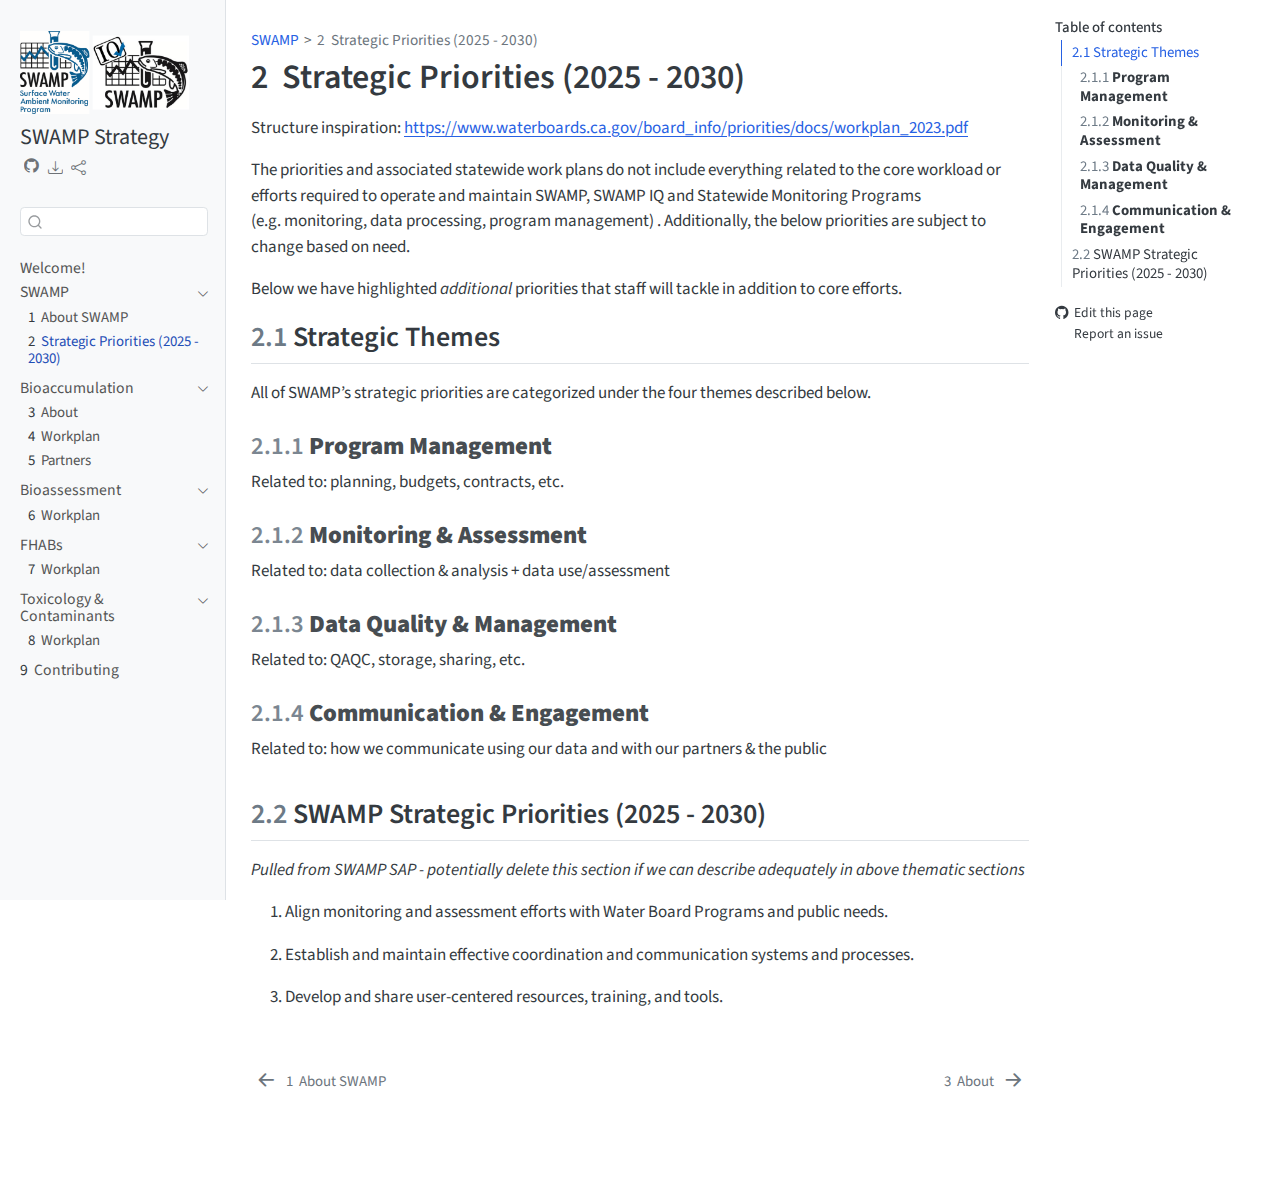
<file: swamp-priorities.html>
<!DOCTYPE html>
<html xmlns="http://www.w3.org/1999/xhtml" lang="en" xml:lang="en"><head>

<meta charset="utf-8">
<meta name="generator" content="quarto-1.4.554">

<meta name="viewport" content="width=device-width, initial-scale=1.0, user-scalable=yes">


<title>SWAMP Strategy - 2&nbsp; Strategic Priorities (2025 - 2030)</title>
<style>
code{white-space: pre-wrap;}
span.smallcaps{font-variant: small-caps;}
div.columns{display: flex; gap: min(4vw, 1.5em);}
div.column{flex: auto; overflow-x: auto;}
div.hanging-indent{margin-left: 1.5em; text-indent: -1.5em;}
ul.task-list{list-style: none;}
ul.task-list li input[type="checkbox"] {
  width: 0.8em;
  margin: 0 0.8em 0.2em -1em; /* quarto-specific, see https://github.com/quarto-dev/quarto-cli/issues/4556 */ 
  vertical-align: middle;
}
</style>


<script src="site_libs/quarto-nav/quarto-nav.js"></script>
<script src="site_libs/quarto-nav/headroom.min.js"></script>
<script src="site_libs/clipboard/clipboard.min.js"></script>
<script src="site_libs/quarto-search/autocomplete.umd.js"></script>
<script src="site_libs/quarto-search/fuse.min.js"></script>
<script src="site_libs/quarto-search/quarto-search.js"></script>
<meta name="quarto:offset" content="./">
<link href="./bioac-about.html" rel="next">
<link href="./swamp-about.html" rel="prev">
<script src="site_libs/quarto-html/quarto.js"></script>
<script src="site_libs/quarto-html/popper.min.js"></script>
<script src="site_libs/quarto-html/tippy.umd.min.js"></script>
<script src="site_libs/quarto-html/anchor.min.js"></script>
<link href="site_libs/quarto-html/tippy.css" rel="stylesheet">
<link href="site_libs/quarto-html/quarto-syntax-highlighting.css" rel="stylesheet" id="quarto-text-highlighting-styles">
<script src="site_libs/bootstrap/bootstrap.min.js"></script>
<link href="site_libs/bootstrap/bootstrap-icons.css" rel="stylesheet">
<link href="site_libs/bootstrap/bootstrap.min.css" rel="stylesheet" id="quarto-bootstrap" data-mode="light">
<script id="quarto-search-options" type="application/json">{
  "location": "sidebar",
  "copy-button": false,
  "collapse-after": 3,
  "panel-placement": "start",
  "type": "textbox",
  "limit": 50,
  "keyboard-shortcut": [
    "f",
    "/",
    "s"
  ],
  "show-item-context": false,
  "language": {
    "search-no-results-text": "No results",
    "search-matching-documents-text": "matching documents",
    "search-copy-link-title": "Copy link to search",
    "search-hide-matches-text": "Hide additional matches",
    "search-more-match-text": "more match in this document",
    "search-more-matches-text": "more matches in this document",
    "search-clear-button-title": "Clear",
    "search-text-placeholder": "",
    "search-detached-cancel-button-title": "Cancel",
    "search-submit-button-title": "Submit",
    "search-label": "Search"
  }
}</script>


</head>

<body class="nav-sidebar docked">

<div id="quarto-search-results"></div>
  <header id="quarto-header" class="headroom fixed-top">
  <nav class="quarto-secondary-nav">
    <div class="container-fluid d-flex">
      <button type="button" class="quarto-btn-toggle btn" data-bs-toggle="collapse" data-bs-target=".quarto-sidebar-collapse-item" aria-controls="quarto-sidebar" aria-expanded="false" aria-label="Toggle sidebar navigation" onclick="if (window.quartoToggleHeadroom) { window.quartoToggleHeadroom(); }">
        <i class="bi bi-layout-text-sidebar-reverse"></i>
      </button>
        <nav class="quarto-page-breadcrumbs" aria-label="breadcrumb"><ol class="breadcrumb"><li class="breadcrumb-item"><a href="./swamp-about.html">SWAMP</a></li><li class="breadcrumb-item"><a href="./swamp-priorities.html"><span class="chapter-number">2</span>&nbsp; <span class="chapter-title">Strategic Priorities (2025 - 2030)</span></a></li></ol></nav>
        <a class="flex-grow-1" role="button" data-bs-toggle="collapse" data-bs-target=".quarto-sidebar-collapse-item" aria-controls="quarto-sidebar" aria-expanded="false" aria-label="Toggle sidebar navigation" onclick="if (window.quartoToggleHeadroom) { window.quartoToggleHeadroom(); }">      
        </a>
      <button type="button" class="btn quarto-search-button" aria-label="" onclick="window.quartoOpenSearch();">
        <i class="bi bi-search"></i>
      </button>
    </div>
  </nav>
</header>
<!-- content -->
<div id="quarto-content" class="quarto-container page-columns page-rows-contents page-layout-article">
<!-- sidebar -->
  <nav id="quarto-sidebar" class="sidebar collapse collapse-horizontal quarto-sidebar-collapse-item sidebar-navigation docked overflow-auto">
    <div class="pt-lg-2 mt-2 text-left sidebar-header sidebar-header-stacked">
      <a href="./index.html" class="sidebar-logo-link">
      <img src="./images/swamp-iq-logos.png" alt="" class="sidebar-logo py-0 d-lg-inline d-none">
      </a>
    <div class="sidebar-title mb-0 py-0">
      <a href="./">SWAMP Strategy</a> 
        <div class="sidebar-tools-main tools-wide">
    <a href="https://github.com/CAWaterBoardDataCenter/swamp-strategy" title="Source Code" class="quarto-navigation-tool px-1" aria-label="Source Code"><i class="bi bi-github"></i></a>
    <div class="dropdown">
      <a href="" title="Download" id="quarto-navigation-tool-dropdown-0" class="quarto-navigation-tool dropdown-toggle px-1" data-bs-toggle="dropdown" aria-expanded="false" aria-label="Download"><i class="bi bi-download"></i></a>
      <ul class="dropdown-menu" aria-labelledby="quarto-navigation-tool-dropdown-0">
          <li>
            <a class="dropdown-item sidebar-tools-main-item" href="./SWAMP-Strategy.pdf">
              <i class="bi bi-bi-file-pdf pe-1"></i>
            Download PDF
            </a>
          </li>
          <li>
            <a class="dropdown-item sidebar-tools-main-item" href="./SWAMP-Strategy.epub">
              <i class="bi bi-bi-journal pe-1"></i>
            Download ePub
            </a>
          </li>
      </ul>
    </div>
    <div class="dropdown">
      <a href="" title="Share" id="quarto-navigation-tool-dropdown-1" class="quarto-navigation-tool dropdown-toggle px-1" data-bs-toggle="dropdown" aria-expanded="false" aria-label="Share"><i class="bi bi-share"></i></a>
      <ul class="dropdown-menu" aria-labelledby="quarto-navigation-tool-dropdown-1">
          <li>
            <a class="dropdown-item sidebar-tools-main-item" href="https://twitter.com/intent/tweet?url=|url|">
              <i class="bi bi-bi-twitter pe-1"></i>
            Twitter
            </a>
          </li>
          <li>
            <a class="dropdown-item sidebar-tools-main-item" href="https://www.facebook.com/sharer/sharer.php?u=|url|">
              <i class="bi bi-bi-facebook pe-1"></i>
            Facebook
            </a>
          </li>
      </ul>
    </div>
</div>
    </div>
      </div>
        <div class="mt-2 flex-shrink-0 align-items-center">
        <div class="sidebar-search">
        <div id="quarto-search" class="" title="Search"></div>
        </div>
        </div>
    <div class="sidebar-menu-container"> 
    <ul class="list-unstyled mt-1">
        <li class="sidebar-item">
  <div class="sidebar-item-container"> 
  <a href="./index.html" class="sidebar-item-text sidebar-link">
 <span class="menu-text">Welcome!</span></a>
  </div>
</li>
        <li class="sidebar-item sidebar-item-section">
      <div class="sidebar-item-container"> 
            <a class="sidebar-item-text sidebar-link text-start" data-bs-toggle="collapse" data-bs-target="#quarto-sidebar-section-1" aria-expanded="true">
 <span class="menu-text">SWAMP</span></a>
          <a class="sidebar-item-toggle text-start" data-bs-toggle="collapse" data-bs-target="#quarto-sidebar-section-1" aria-expanded="true" aria-label="Toggle section">
            <i class="bi bi-chevron-right ms-2"></i>
          </a> 
      </div>
      <ul id="quarto-sidebar-section-1" class="collapse list-unstyled sidebar-section depth1 show">  
          <li class="sidebar-item">
  <div class="sidebar-item-container"> 
  <a href="./swamp-about.html" class="sidebar-item-text sidebar-link">
 <span class="menu-text"><span class="chapter-number">1</span>&nbsp; <span class="chapter-title">About SWAMP</span></span></a>
  </div>
</li>
          <li class="sidebar-item">
  <div class="sidebar-item-container"> 
  <a href="./swamp-priorities.html" class="sidebar-item-text sidebar-link active">
 <span class="menu-text"><span class="chapter-number">2</span>&nbsp; <span class="chapter-title">Strategic Priorities (2025 - 2030)</span></span></a>
  </div>
</li>
      </ul>
  </li>
        <li class="sidebar-item sidebar-item-section">
      <div class="sidebar-item-container"> 
            <a class="sidebar-item-text sidebar-link text-start" data-bs-toggle="collapse" data-bs-target="#quarto-sidebar-section-2" aria-expanded="true">
 <span class="menu-text">Bioaccumulation</span></a>
          <a class="sidebar-item-toggle text-start" data-bs-toggle="collapse" data-bs-target="#quarto-sidebar-section-2" aria-expanded="true" aria-label="Toggle section">
            <i class="bi bi-chevron-right ms-2"></i>
          </a> 
      </div>
      <ul id="quarto-sidebar-section-2" class="collapse list-unstyled sidebar-section depth1 show">  
          <li class="sidebar-item">
  <div class="sidebar-item-container"> 
  <a href="./bioac-about.html" class="sidebar-item-text sidebar-link">
 <span class="menu-text"><span class="chapter-number">3</span>&nbsp; <span class="chapter-title">About</span></span></a>
  </div>
</li>
          <li class="sidebar-item">
  <div class="sidebar-item-container"> 
  <a href="./bioac-workplan.html" class="sidebar-item-text sidebar-link">
 <span class="menu-text"><span class="chapter-number">4</span>&nbsp; <span class="chapter-title">Workplan</span></span></a>
  </div>
</li>
          <li class="sidebar-item">
  <div class="sidebar-item-container"> 
  <a href="./bioac-network.html" class="sidebar-item-text sidebar-link">
 <span class="menu-text"><span class="chapter-number">5</span>&nbsp; <span class="chapter-title">Partners</span></span></a>
  </div>
</li>
      </ul>
  </li>
        <li class="sidebar-item sidebar-item-section">
      <div class="sidebar-item-container"> 
            <a class="sidebar-item-text sidebar-link text-start" data-bs-toggle="collapse" data-bs-target="#quarto-sidebar-section-3" aria-expanded="true">
 <span class="menu-text">Bioassessment</span></a>
          <a class="sidebar-item-toggle text-start" data-bs-toggle="collapse" data-bs-target="#quarto-sidebar-section-3" aria-expanded="true" aria-label="Toggle section">
            <i class="bi bi-chevron-right ms-2"></i>
          </a> 
      </div>
      <ul id="quarto-sidebar-section-3" class="collapse list-unstyled sidebar-section depth1 show">  
          <li class="sidebar-item">
  <div class="sidebar-item-container"> 
  <a href="./bioas-workplan.html" class="sidebar-item-text sidebar-link">
 <span class="menu-text"><span class="chapter-number">6</span>&nbsp; <span class="chapter-title">Workplan</span></span></a>
  </div>
</li>
      </ul>
  </li>
        <li class="sidebar-item sidebar-item-section">
      <div class="sidebar-item-container"> 
            <a class="sidebar-item-text sidebar-link text-start" data-bs-toggle="collapse" data-bs-target="#quarto-sidebar-section-4" aria-expanded="true">
 <span class="menu-text">FHABs</span></a>
          <a class="sidebar-item-toggle text-start" data-bs-toggle="collapse" data-bs-target="#quarto-sidebar-section-4" aria-expanded="true" aria-label="Toggle section">
            <i class="bi bi-chevron-right ms-2"></i>
          </a> 
      </div>
      <ul id="quarto-sidebar-section-4" class="collapse list-unstyled sidebar-section depth1 show">  
          <li class="sidebar-item">
  <div class="sidebar-item-container"> 
  <a href="./fhab-workplan.html" class="sidebar-item-text sidebar-link">
 <span class="menu-text"><span class="chapter-number">7</span>&nbsp; <span class="chapter-title">Workplan</span></span></a>
  </div>
</li>
      </ul>
  </li>
        <li class="sidebar-item sidebar-item-section">
      <div class="sidebar-item-container"> 
            <a class="sidebar-item-text sidebar-link text-start" data-bs-toggle="collapse" data-bs-target="#quarto-sidebar-section-5" aria-expanded="true">
 <span class="menu-text">Toxicology &amp; Contaminants</span></a>
          <a class="sidebar-item-toggle text-start" data-bs-toggle="collapse" data-bs-target="#quarto-sidebar-section-5" aria-expanded="true" aria-label="Toggle section">
            <i class="bi bi-chevron-right ms-2"></i>
          </a> 
      </div>
      <ul id="quarto-sidebar-section-5" class="collapse list-unstyled sidebar-section depth1 show">  
          <li class="sidebar-item">
  <div class="sidebar-item-container"> 
  <a href="./tox-workplan.html" class="sidebar-item-text sidebar-link">
 <span class="menu-text"><span class="chapter-number">8</span>&nbsp; <span class="chapter-title">Workplan</span></span></a>
  </div>
</li>
      </ul>
  </li>
        <li class="sidebar-item">
  <div class="sidebar-item-container"> 
  <a href="./contribute.html" class="sidebar-item-text sidebar-link">
 <span class="menu-text"><span class="chapter-number">9</span>&nbsp; <span class="chapter-title">Contributing</span></span></a>
  </div>
</li>
    </ul>
    </div>
</nav>
<div id="quarto-sidebar-glass" class="quarto-sidebar-collapse-item" data-bs-toggle="collapse" data-bs-target=".quarto-sidebar-collapse-item"></div>
<!-- margin-sidebar -->
    <div id="quarto-margin-sidebar" class="sidebar margin-sidebar">
        <nav id="TOC" role="doc-toc" class="toc-active">
    <h2 id="toc-title">Table of contents</h2>
   
  <ul>
  <li><a href="#strategic-themes" id="toc-strategic-themes" class="nav-link active" data-scroll-target="#strategic-themes"><span class="header-section-number">2.1</span> Strategic Themes</a>
  <ul class="collapse">
  <li><a href="#program-management" id="toc-program-management" class="nav-link" data-scroll-target="#program-management"><span class="header-section-number">2.1.1</span> <strong>Program Management</strong></a></li>
  <li><a href="#monitoring-assessment" id="toc-monitoring-assessment" class="nav-link" data-scroll-target="#monitoring-assessment"><span class="header-section-number">2.1.2</span> <strong>Monitoring &amp; Assessment</strong></a></li>
  <li><a href="#data-quality-management" id="toc-data-quality-management" class="nav-link" data-scroll-target="#data-quality-management"><span class="header-section-number">2.1.3</span> <strong>Data Quality &amp; Management</strong></a></li>
  <li><a href="#communication-engagement" id="toc-communication-engagement" class="nav-link" data-scroll-target="#communication-engagement"><span class="header-section-number">2.1.4</span> <strong>Communication &amp; Engagement</strong></a></li>
  </ul></li>
  <li><a href="#swamp-strategic-priorities-2025---2030" id="toc-swamp-strategic-priorities-2025---2030" class="nav-link" data-scroll-target="#swamp-strategic-priorities-2025---2030"><span class="header-section-number">2.2</span> SWAMP Strategic Priorities (2025 - 2030)</a></li>
  </ul>
<div class="toc-actions"><ul><li><a href="https://github.com/CAWaterBoardDataCenter/swamp-strategy/edit/main/swamp-priorities.qmd" class="toc-action"><i class="bi bi-github"></i>Edit this page</a></li><li><a href="https://github.com/CAWaterBoardDataCenter/swamp-strategy/issues/new" class="toc-action"><i class="bi empty"></i>Report an issue</a></li></ul></div></nav>
    </div>
<!-- main -->
<main class="content" id="quarto-document-content">

<header id="title-block-header" class="quarto-title-block default"><nav class="quarto-page-breadcrumbs quarto-title-breadcrumbs d-none d-lg-block" aria-label="breadcrumb"><ol class="breadcrumb"><li class="breadcrumb-item"><a href="./swamp-about.html">SWAMP</a></li><li class="breadcrumb-item"><a href="./swamp-priorities.html"><span class="chapter-number">2</span>&nbsp; <span class="chapter-title">Strategic Priorities (2025 - 2030)</span></a></li></ol></nav>
<div class="quarto-title">
<h1 class="title"><span class="chapter-number">2</span>&nbsp; <span class="chapter-title">Strategic Priorities (2025 - 2030)</span></h1>
</div>



<div class="quarto-title-meta">

    
  
    
  </div>
  


</header>


<p>Structure inspiration: <a href="https://www.waterboards.ca.gov/board_info/priorities/docs/workplan_2023.pdf" class="uri">https://www.waterboards.ca.gov/board_info/priorities/docs/workplan_2023.pdf</a></p>
<p>The priorities and associated statewide work plans do not include everything related to the core workload or efforts required to operate and maintain SWAMP, SWAMP IQ and Statewide Monitoring Programs (e.g.&nbsp;monitoring, data processing, program management) . Additionally, the below priorities are subject to change based on need.</p>
<p>Below we have highlighted <em>additional</em> priorities that staff will tackle in addition to core efforts.</p>
<section id="strategic-themes" class="level2" data-number="2.1">
<h2 data-number="2.1" class="anchored" data-anchor-id="strategic-themes"><span class="header-section-number">2.1</span> Strategic Themes</h2>
<p>All of SWAMP’s strategic priorities are categorized under the four themes described below.</p>
<section id="program-management" class="level3" data-number="2.1.1">
<h3 data-number="2.1.1" class="anchored" data-anchor-id="program-management"><span class="header-section-number">2.1.1</span> <strong>Program Management</strong></h3>
<p>Related to: planning, budgets, contracts, etc.</p>
</section>
<section id="monitoring-assessment" class="level3" data-number="2.1.2">
<h3 data-number="2.1.2" class="anchored" data-anchor-id="monitoring-assessment"><span class="header-section-number">2.1.2</span> <strong>Monitoring &amp; Assessment</strong></h3>
<p>Related to: data collection &amp; analysis + data use/assessment</p>
</section>
<section id="data-quality-management" class="level3" data-number="2.1.3">
<h3 data-number="2.1.3" class="anchored" data-anchor-id="data-quality-management"><span class="header-section-number">2.1.3</span> <strong>Data Quality &amp; Management</strong></h3>
<p>Related to: QAQC, storage, sharing, etc.</p>
</section>
<section id="communication-engagement" class="level3" data-number="2.1.4">
<h3 data-number="2.1.4" class="anchored" data-anchor-id="communication-engagement"><span class="header-section-number">2.1.4</span> <strong>Communication &amp; Engagement</strong></h3>
<p>Related to: how we communicate using our data and with our partners &amp; the public</p>
</section>
</section>
<section id="swamp-strategic-priorities-2025---2030" class="level2" data-number="2.2">
<h2 data-number="2.2" class="anchored" data-anchor-id="swamp-strategic-priorities-2025---2030"><span class="header-section-number">2.2</span> SWAMP Strategic Priorities (2025 - 2030)</h2>
<p><em>Pulled from SWAMP SAP - potentially delete this section if we can describe adequately in above thematic sections</em></p>
<ol type="1">
<li><p>Align monitoring and assessment efforts with Water Board Programs and public needs.</p></li>
<li><p>Establish and maintain effective coordination and communication systems and processes.</p></li>
<li><p>Develop and share user-centered resources, training, and tools.&nbsp;</p></li>
</ol>


</section>

</main> <!-- /main -->
<script id="quarto-html-after-body" type="application/javascript">
window.document.addEventListener("DOMContentLoaded", function (event) {
  const toggleBodyColorMode = (bsSheetEl) => {
    const mode = bsSheetEl.getAttribute("data-mode");
    const bodyEl = window.document.querySelector("body");
    if (mode === "dark") {
      bodyEl.classList.add("quarto-dark");
      bodyEl.classList.remove("quarto-light");
    } else {
      bodyEl.classList.add("quarto-light");
      bodyEl.classList.remove("quarto-dark");
    }
  }
  const toggleBodyColorPrimary = () => {
    const bsSheetEl = window.document.querySelector("link#quarto-bootstrap");
    if (bsSheetEl) {
      toggleBodyColorMode(bsSheetEl);
    }
  }
  toggleBodyColorPrimary();  
  const icon = "";
  const anchorJS = new window.AnchorJS();
  anchorJS.options = {
    placement: 'right',
    icon: icon
  };
  anchorJS.add('.anchored');
  const isCodeAnnotation = (el) => {
    for (const clz of el.classList) {
      if (clz.startsWith('code-annotation-')) {                     
        return true;
      }
    }
    return false;
  }
  const clipboard = new window.ClipboardJS('.code-copy-button', {
    text: function(trigger) {
      const codeEl = trigger.previousElementSibling.cloneNode(true);
      for (const childEl of codeEl.children) {
        if (isCodeAnnotation(childEl)) {
          childEl.remove();
        }
      }
      return codeEl.innerText;
    }
  });
  clipboard.on('success', function(e) {
    // button target
    const button = e.trigger;
    // don't keep focus
    button.blur();
    // flash "checked"
    button.classList.add('code-copy-button-checked');
    var currentTitle = button.getAttribute("title");
    button.setAttribute("title", "Copied!");
    let tooltip;
    if (window.bootstrap) {
      button.setAttribute("data-bs-toggle", "tooltip");
      button.setAttribute("data-bs-placement", "left");
      button.setAttribute("data-bs-title", "Copied!");
      tooltip = new bootstrap.Tooltip(button, 
        { trigger: "manual", 
          customClass: "code-copy-button-tooltip",
          offset: [0, -8]});
      tooltip.show();    
    }
    setTimeout(function() {
      if (tooltip) {
        tooltip.hide();
        button.removeAttribute("data-bs-title");
        button.removeAttribute("data-bs-toggle");
        button.removeAttribute("data-bs-placement");
      }
      button.setAttribute("title", currentTitle);
      button.classList.remove('code-copy-button-checked');
    }, 1000);
    // clear code selection
    e.clearSelection();
  });
    var localhostRegex = new RegExp(/^(?:http|https):\/\/localhost\:?[0-9]*\//);
    var mailtoRegex = new RegExp(/^mailto:/);
      var filterRegex = new RegExp('/' + window.location.host + '/');
    var isInternal = (href) => {
        return filterRegex.test(href) || localhostRegex.test(href) || mailtoRegex.test(href);
    }
    // Inspect non-navigation links and adorn them if external
 	var links = window.document.querySelectorAll('a[href]:not(.nav-link):not(.navbar-brand):not(.toc-action):not(.sidebar-link):not(.sidebar-item-toggle):not(.pagination-link):not(.no-external):not([aria-hidden]):not(.dropdown-item):not(.quarto-navigation-tool)');
    for (var i=0; i<links.length; i++) {
      const link = links[i];
      if (!isInternal(link.href)) {
        // undo the damage that might have been done by quarto-nav.js in the case of
        // links that we want to consider external
        if (link.dataset.originalHref !== undefined) {
          link.href = link.dataset.originalHref;
        }
      }
    }
  function tippyHover(el, contentFn, onTriggerFn, onUntriggerFn) {
    const config = {
      allowHTML: true,
      maxWidth: 500,
      delay: 100,
      arrow: false,
      appendTo: function(el) {
          return el.parentElement;
      },
      interactive: true,
      interactiveBorder: 10,
      theme: 'quarto',
      placement: 'bottom-start',
    };
    if (contentFn) {
      config.content = contentFn;
    }
    if (onTriggerFn) {
      config.onTrigger = onTriggerFn;
    }
    if (onUntriggerFn) {
      config.onUntrigger = onUntriggerFn;
    }
    window.tippy(el, config); 
  }
  const noterefs = window.document.querySelectorAll('a[role="doc-noteref"]');
  for (var i=0; i<noterefs.length; i++) {
    const ref = noterefs[i];
    tippyHover(ref, function() {
      // use id or data attribute instead here
      let href = ref.getAttribute('data-footnote-href') || ref.getAttribute('href');
      try { href = new URL(href).hash; } catch {}
      const id = href.replace(/^#\/?/, "");
      const note = window.document.getElementById(id);
      if (note) {
        return note.innerHTML;
      } else {
        return "";
      }
    });
  }
  const xrefs = window.document.querySelectorAll('a.quarto-xref');
  const processXRef = (id, note) => {
    // Strip column container classes
    const stripColumnClz = (el) => {
      el.classList.remove("page-full", "page-columns");
      if (el.children) {
        for (const child of el.children) {
          stripColumnClz(child);
        }
      }
    }
    stripColumnClz(note)
    if (id === null || id.startsWith('sec-')) {
      // Special case sections, only their first couple elements
      const container = document.createElement("div");
      if (note.children && note.children.length > 2) {
        container.appendChild(note.children[0].cloneNode(true));
        for (let i = 1; i < note.children.length; i++) {
          const child = note.children[i];
          if (child.tagName === "P" && child.innerText === "") {
            continue;
          } else {
            container.appendChild(child.cloneNode(true));
            break;
          }
        }
        if (window.Quarto?.typesetMath) {
          window.Quarto.typesetMath(container);
        }
        return container.innerHTML
      } else {
        if (window.Quarto?.typesetMath) {
          window.Quarto.typesetMath(note);
        }
        return note.innerHTML;
      }
    } else {
      // Remove any anchor links if they are present
      const anchorLink = note.querySelector('a.anchorjs-link');
      if (anchorLink) {
        anchorLink.remove();
      }
      if (window.Quarto?.typesetMath) {
        window.Quarto.typesetMath(note);
      }
      // TODO in 1.5, we should make sure this works without a callout special case
      if (note.classList.contains("callout")) {
        return note.outerHTML;
      } else {
        return note.innerHTML;
      }
    }
  }
  for (var i=0; i<xrefs.length; i++) {
    const xref = xrefs[i];
    tippyHover(xref, undefined, function(instance) {
      instance.disable();
      let url = xref.getAttribute('href');
      let hash = undefined; 
      if (url.startsWith('#')) {
        hash = url;
      } else {
        try { hash = new URL(url).hash; } catch {}
      }
      if (hash) {
        const id = hash.replace(/^#\/?/, "");
        const note = window.document.getElementById(id);
        if (note !== null) {
          try {
            const html = processXRef(id, note.cloneNode(true));
            instance.setContent(html);
          } finally {
            instance.enable();
            instance.show();
          }
        } else {
          // See if we can fetch this
          fetch(url.split('#')[0])
          .then(res => res.text())
          .then(html => {
            const parser = new DOMParser();
            const htmlDoc = parser.parseFromString(html, "text/html");
            const note = htmlDoc.getElementById(id);
            if (note !== null) {
              const html = processXRef(id, note);
              instance.setContent(html);
            } 
          }).finally(() => {
            instance.enable();
            instance.show();
          });
        }
      } else {
        // See if we can fetch a full url (with no hash to target)
        // This is a special case and we should probably do some content thinning / targeting
        fetch(url)
        .then(res => res.text())
        .then(html => {
          const parser = new DOMParser();
          const htmlDoc = parser.parseFromString(html, "text/html");
          const note = htmlDoc.querySelector('main.content');
          if (note !== null) {
            // This should only happen for chapter cross references
            // (since there is no id in the URL)
            // remove the first header
            if (note.children.length > 0 && note.children[0].tagName === "HEADER") {
              note.children[0].remove();
            }
            const html = processXRef(null, note);
            instance.setContent(html);
          } 
        }).finally(() => {
          instance.enable();
          instance.show();
        });
      }
    }, function(instance) {
    });
  }
      let selectedAnnoteEl;
      const selectorForAnnotation = ( cell, annotation) => {
        let cellAttr = 'data-code-cell="' + cell + '"';
        let lineAttr = 'data-code-annotation="' +  annotation + '"';
        const selector = 'span[' + cellAttr + '][' + lineAttr + ']';
        return selector;
      }
      const selectCodeLines = (annoteEl) => {
        const doc = window.document;
        const targetCell = annoteEl.getAttribute("data-target-cell");
        const targetAnnotation = annoteEl.getAttribute("data-target-annotation");
        const annoteSpan = window.document.querySelector(selectorForAnnotation(targetCell, targetAnnotation));
        const lines = annoteSpan.getAttribute("data-code-lines").split(",");
        const lineIds = lines.map((line) => {
          return targetCell + "-" + line;
        })
        let top = null;
        let height = null;
        let parent = null;
        if (lineIds.length > 0) {
            //compute the position of the single el (top and bottom and make a div)
            const el = window.document.getElementById(lineIds[0]);
            top = el.offsetTop;
            height = el.offsetHeight;
            parent = el.parentElement.parentElement;
          if (lineIds.length > 1) {
            const lastEl = window.document.getElementById(lineIds[lineIds.length - 1]);
            const bottom = lastEl.offsetTop + lastEl.offsetHeight;
            height = bottom - top;
          }
          if (top !== null && height !== null && parent !== null) {
            // cook up a div (if necessary) and position it 
            let div = window.document.getElementById("code-annotation-line-highlight");
            if (div === null) {
              div = window.document.createElement("div");
              div.setAttribute("id", "code-annotation-line-highlight");
              div.style.position = 'absolute';
              parent.appendChild(div);
            }
            div.style.top = top - 2 + "px";
            div.style.height = height + 4 + "px";
            div.style.left = 0;
            let gutterDiv = window.document.getElementById("code-annotation-line-highlight-gutter");
            if (gutterDiv === null) {
              gutterDiv = window.document.createElement("div");
              gutterDiv.setAttribute("id", "code-annotation-line-highlight-gutter");
              gutterDiv.style.position = 'absolute';
              const codeCell = window.document.getElementById(targetCell);
              const gutter = codeCell.querySelector('.code-annotation-gutter');
              gutter.appendChild(gutterDiv);
            }
            gutterDiv.style.top = top - 2 + "px";
            gutterDiv.style.height = height + 4 + "px";
          }
          selectedAnnoteEl = annoteEl;
        }
      };
      const unselectCodeLines = () => {
        const elementsIds = ["code-annotation-line-highlight", "code-annotation-line-highlight-gutter"];
        elementsIds.forEach((elId) => {
          const div = window.document.getElementById(elId);
          if (div) {
            div.remove();
          }
        });
        selectedAnnoteEl = undefined;
      };
        // Handle positioning of the toggle
    window.addEventListener(
      "resize",
      throttle(() => {
        elRect = undefined;
        if (selectedAnnoteEl) {
          selectCodeLines(selectedAnnoteEl);
        }
      }, 10)
    );
    function throttle(fn, ms) {
    let throttle = false;
    let timer;
      return (...args) => {
        if(!throttle) { // first call gets through
            fn.apply(this, args);
            throttle = true;
        } else { // all the others get throttled
            if(timer) clearTimeout(timer); // cancel #2
            timer = setTimeout(() => {
              fn.apply(this, args);
              timer = throttle = false;
            }, ms);
        }
      };
    }
      // Attach click handler to the DT
      const annoteDls = window.document.querySelectorAll('dt[data-target-cell]');
      for (const annoteDlNode of annoteDls) {
        annoteDlNode.addEventListener('click', (event) => {
          const clickedEl = event.target;
          if (clickedEl !== selectedAnnoteEl) {
            unselectCodeLines();
            const activeEl = window.document.querySelector('dt[data-target-cell].code-annotation-active');
            if (activeEl) {
              activeEl.classList.remove('code-annotation-active');
            }
            selectCodeLines(clickedEl);
            clickedEl.classList.add('code-annotation-active');
          } else {
            // Unselect the line
            unselectCodeLines();
            clickedEl.classList.remove('code-annotation-active');
          }
        });
      }
  const findCites = (el) => {
    const parentEl = el.parentElement;
    if (parentEl) {
      const cites = parentEl.dataset.cites;
      if (cites) {
        return {
          el,
          cites: cites.split(' ')
        };
      } else {
        return findCites(el.parentElement)
      }
    } else {
      return undefined;
    }
  };
  var bibliorefs = window.document.querySelectorAll('a[role="doc-biblioref"]');
  for (var i=0; i<bibliorefs.length; i++) {
    const ref = bibliorefs[i];
    const citeInfo = findCites(ref);
    if (citeInfo) {
      tippyHover(citeInfo.el, function() {
        var popup = window.document.createElement('div');
        citeInfo.cites.forEach(function(cite) {
          var citeDiv = window.document.createElement('div');
          citeDiv.classList.add('hanging-indent');
          citeDiv.classList.add('csl-entry');
          var biblioDiv = window.document.getElementById('ref-' + cite);
          if (biblioDiv) {
            citeDiv.innerHTML = biblioDiv.innerHTML;
          }
          popup.appendChild(citeDiv);
        });
        return popup.innerHTML;
      });
    }
  }
});
</script>
<nav class="page-navigation">
  <div class="nav-page nav-page-previous">
      <a href="./swamp-about.html" class="pagination-link" aria-label="About SWAMP">
        <i class="bi bi-arrow-left-short"></i> <span class="nav-page-text"><span class="chapter-number">1</span>&nbsp; <span class="chapter-title">About SWAMP</span></span>
      </a>          
  </div>
  <div class="nav-page nav-page-next">
      <a href="./bioac-about.html" class="pagination-link" aria-label="About">
        <span class="nav-page-text"><span class="chapter-number">3</span>&nbsp; <span class="chapter-title">About</span></span> <i class="bi bi-arrow-right-short"></i>
      </a>
  </div>
</nav>
</div> <!-- /content -->




<footer class="footer"><div class="nav-footer"><div class="nav-footer-center"><div class="toc-actions d-sm-block d-md-none"><ul><li><a href="https://github.com/CAWaterBoardDataCenter/swamp-strategy/edit/main/swamp-priorities.qmd" class="toc-action"><i class="bi bi-github"></i>Edit this page</a></li><li><a href="https://github.com/CAWaterBoardDataCenter/swamp-strategy/issues/new" class="toc-action"><i class="bi empty"></i>Report an issue</a></li></ul></div></div></div></footer></body></html>
</file>
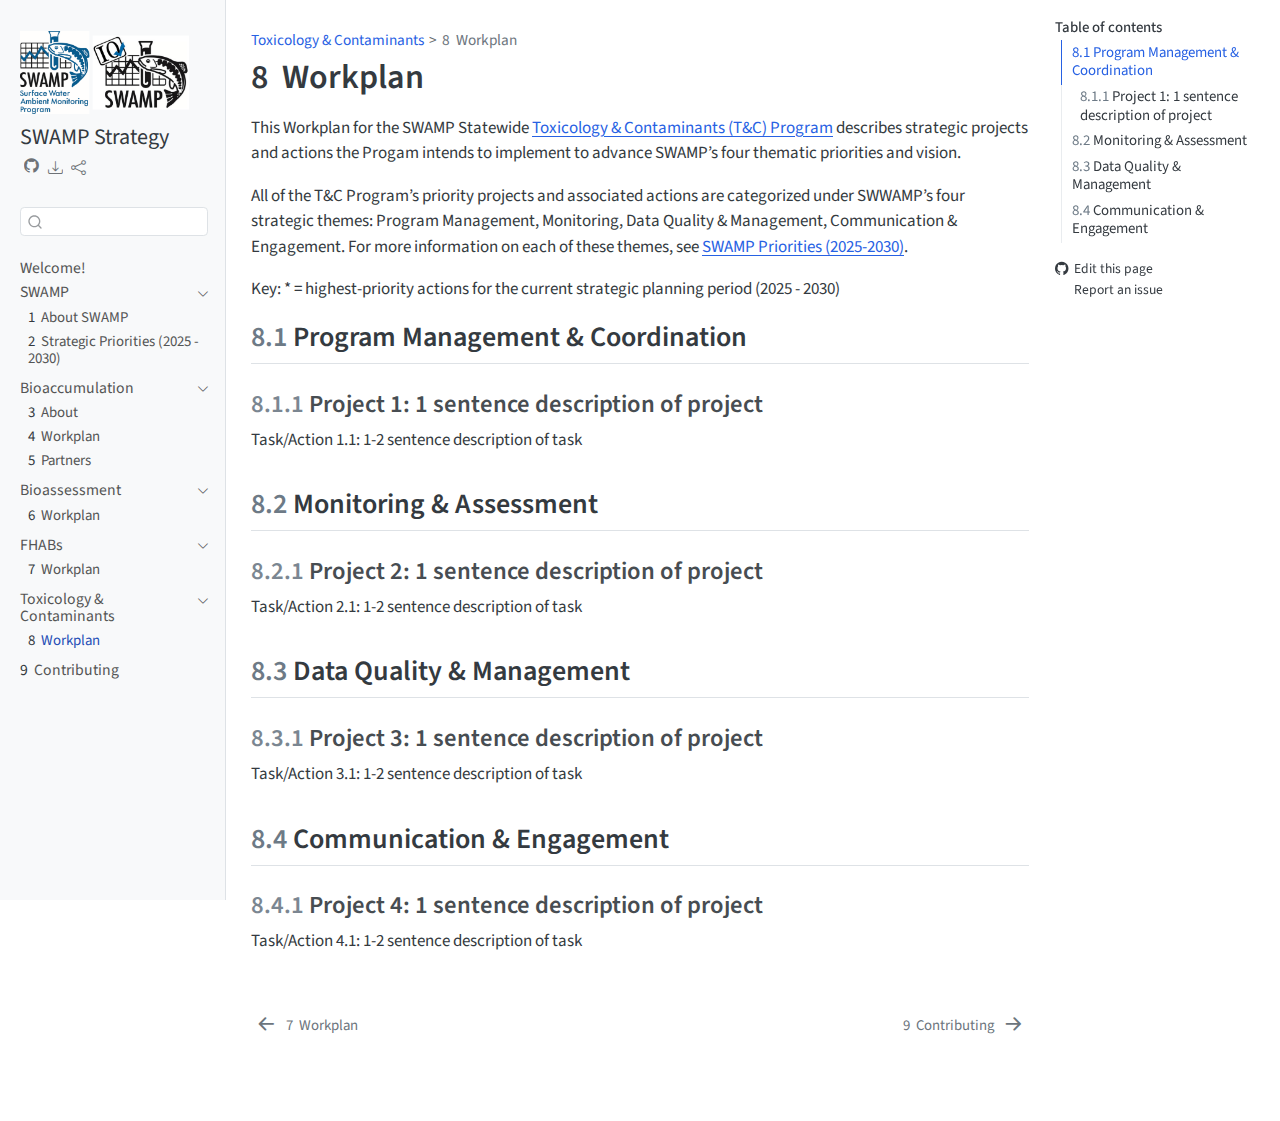
<file: tox-workplan.html>
<!DOCTYPE html>
<html xmlns="http://www.w3.org/1999/xhtml" lang="en" xml:lang="en"><head>

<meta charset="utf-8">
<meta name="generator" content="quarto-1.4.554">

<meta name="viewport" content="width=device-width, initial-scale=1.0, user-scalable=yes">


<title>SWAMP Strategy - 8&nbsp; Workplan</title>
<style>
code{white-space: pre-wrap;}
span.smallcaps{font-variant: small-caps;}
div.columns{display: flex; gap: min(4vw, 1.5em);}
div.column{flex: auto; overflow-x: auto;}
div.hanging-indent{margin-left: 1.5em; text-indent: -1.5em;}
ul.task-list{list-style: none;}
ul.task-list li input[type="checkbox"] {
  width: 0.8em;
  margin: 0 0.8em 0.2em -1em; /* quarto-specific, see https://github.com/quarto-dev/quarto-cli/issues/4556 */ 
  vertical-align: middle;
}
</style>


<script src="site_libs/quarto-nav/quarto-nav.js"></script>
<script src="site_libs/quarto-nav/headroom.min.js"></script>
<script src="site_libs/clipboard/clipboard.min.js"></script>
<script src="site_libs/quarto-search/autocomplete.umd.js"></script>
<script src="site_libs/quarto-search/fuse.min.js"></script>
<script src="site_libs/quarto-search/quarto-search.js"></script>
<meta name="quarto:offset" content="./">
<link href="./contribute.html" rel="next">
<link href="./fhab-workplan.html" rel="prev">
<script src="site_libs/quarto-html/quarto.js"></script>
<script src="site_libs/quarto-html/popper.min.js"></script>
<script src="site_libs/quarto-html/tippy.umd.min.js"></script>
<script src="site_libs/quarto-html/anchor.min.js"></script>
<link href="site_libs/quarto-html/tippy.css" rel="stylesheet">
<link href="site_libs/quarto-html/quarto-syntax-highlighting.css" rel="stylesheet" id="quarto-text-highlighting-styles">
<script src="site_libs/bootstrap/bootstrap.min.js"></script>
<link href="site_libs/bootstrap/bootstrap-icons.css" rel="stylesheet">
<link href="site_libs/bootstrap/bootstrap.min.css" rel="stylesheet" id="quarto-bootstrap" data-mode="light">
<script id="quarto-search-options" type="application/json">{
  "location": "sidebar",
  "copy-button": false,
  "collapse-after": 3,
  "panel-placement": "start",
  "type": "textbox",
  "limit": 50,
  "keyboard-shortcut": [
    "f",
    "/",
    "s"
  ],
  "show-item-context": false,
  "language": {
    "search-no-results-text": "No results",
    "search-matching-documents-text": "matching documents",
    "search-copy-link-title": "Copy link to search",
    "search-hide-matches-text": "Hide additional matches",
    "search-more-match-text": "more match in this document",
    "search-more-matches-text": "more matches in this document",
    "search-clear-button-title": "Clear",
    "search-text-placeholder": "",
    "search-detached-cancel-button-title": "Cancel",
    "search-submit-button-title": "Submit",
    "search-label": "Search"
  }
}</script>


</head>

<body class="nav-sidebar docked">

<div id="quarto-search-results"></div>
  <header id="quarto-header" class="headroom fixed-top">
  <nav class="quarto-secondary-nav">
    <div class="container-fluid d-flex">
      <button type="button" class="quarto-btn-toggle btn" data-bs-toggle="collapse" data-bs-target=".quarto-sidebar-collapse-item" aria-controls="quarto-sidebar" aria-expanded="false" aria-label="Toggle sidebar navigation" onclick="if (window.quartoToggleHeadroom) { window.quartoToggleHeadroom(); }">
        <i class="bi bi-layout-text-sidebar-reverse"></i>
      </button>
        <nav class="quarto-page-breadcrumbs" aria-label="breadcrumb"><ol class="breadcrumb"><li class="breadcrumb-item"><a href="./tox-workplan.html">Toxicology &amp; Contaminants</a></li><li class="breadcrumb-item"><a href="./tox-workplan.html"><span class="chapter-number">8</span>&nbsp; <span class="chapter-title">Workplan</span></a></li></ol></nav>
        <a class="flex-grow-1" role="button" data-bs-toggle="collapse" data-bs-target=".quarto-sidebar-collapse-item" aria-controls="quarto-sidebar" aria-expanded="false" aria-label="Toggle sidebar navigation" onclick="if (window.quartoToggleHeadroom) { window.quartoToggleHeadroom(); }">      
        </a>
      <button type="button" class="btn quarto-search-button" aria-label="" onclick="window.quartoOpenSearch();">
        <i class="bi bi-search"></i>
      </button>
    </div>
  </nav>
</header>
<!-- content -->
<div id="quarto-content" class="quarto-container page-columns page-rows-contents page-layout-article">
<!-- sidebar -->
  <nav id="quarto-sidebar" class="sidebar collapse collapse-horizontal quarto-sidebar-collapse-item sidebar-navigation docked overflow-auto">
    <div class="pt-lg-2 mt-2 text-left sidebar-header sidebar-header-stacked">
      <a href="./index.html" class="sidebar-logo-link">
      <img src="./images/swamp-iq-logos.png" alt="" class="sidebar-logo py-0 d-lg-inline d-none">
      </a>
    <div class="sidebar-title mb-0 py-0">
      <a href="./">SWAMP Strategy</a> 
        <div class="sidebar-tools-main tools-wide">
    <a href="https://github.com/CAWaterBoardDataCenter/swamp-strategy" title="Source Code" class="quarto-navigation-tool px-1" aria-label="Source Code"><i class="bi bi-github"></i></a>
    <div class="dropdown">
      <a href="" title="Download" id="quarto-navigation-tool-dropdown-0" class="quarto-navigation-tool dropdown-toggle px-1" data-bs-toggle="dropdown" aria-expanded="false" aria-label="Download"><i class="bi bi-download"></i></a>
      <ul class="dropdown-menu" aria-labelledby="quarto-navigation-tool-dropdown-0">
          <li>
            <a class="dropdown-item sidebar-tools-main-item" href="./SWAMP-Strategy.pdf">
              <i class="bi bi-bi-file-pdf pe-1"></i>
            Download PDF
            </a>
          </li>
          <li>
            <a class="dropdown-item sidebar-tools-main-item" href="./SWAMP-Strategy.epub">
              <i class="bi bi-bi-journal pe-1"></i>
            Download ePub
            </a>
          </li>
      </ul>
    </div>
    <div class="dropdown">
      <a href="" title="Share" id="quarto-navigation-tool-dropdown-1" class="quarto-navigation-tool dropdown-toggle px-1" data-bs-toggle="dropdown" aria-expanded="false" aria-label="Share"><i class="bi bi-share"></i></a>
      <ul class="dropdown-menu" aria-labelledby="quarto-navigation-tool-dropdown-1">
          <li>
            <a class="dropdown-item sidebar-tools-main-item" href="https://twitter.com/intent/tweet?url=|url|">
              <i class="bi bi-bi-twitter pe-1"></i>
            Twitter
            </a>
          </li>
          <li>
            <a class="dropdown-item sidebar-tools-main-item" href="https://www.facebook.com/sharer/sharer.php?u=|url|">
              <i class="bi bi-bi-facebook pe-1"></i>
            Facebook
            </a>
          </li>
      </ul>
    </div>
</div>
    </div>
      </div>
        <div class="mt-2 flex-shrink-0 align-items-center">
        <div class="sidebar-search">
        <div id="quarto-search" class="" title="Search"></div>
        </div>
        </div>
    <div class="sidebar-menu-container"> 
    <ul class="list-unstyled mt-1">
        <li class="sidebar-item">
  <div class="sidebar-item-container"> 
  <a href="./index.html" class="sidebar-item-text sidebar-link">
 <span class="menu-text">Welcome!</span></a>
  </div>
</li>
        <li class="sidebar-item sidebar-item-section">
      <div class="sidebar-item-container"> 
            <a class="sidebar-item-text sidebar-link text-start" data-bs-toggle="collapse" data-bs-target="#quarto-sidebar-section-1" aria-expanded="true">
 <span class="menu-text">SWAMP</span></a>
          <a class="sidebar-item-toggle text-start" data-bs-toggle="collapse" data-bs-target="#quarto-sidebar-section-1" aria-expanded="true" aria-label="Toggle section">
            <i class="bi bi-chevron-right ms-2"></i>
          </a> 
      </div>
      <ul id="quarto-sidebar-section-1" class="collapse list-unstyled sidebar-section depth1 show">  
          <li class="sidebar-item">
  <div class="sidebar-item-container"> 
  <a href="./swamp-about.html" class="sidebar-item-text sidebar-link">
 <span class="menu-text"><span class="chapter-number">1</span>&nbsp; <span class="chapter-title">About SWAMP</span></span></a>
  </div>
</li>
          <li class="sidebar-item">
  <div class="sidebar-item-container"> 
  <a href="./swamp-priorities.html" class="sidebar-item-text sidebar-link">
 <span class="menu-text"><span class="chapter-number">2</span>&nbsp; <span class="chapter-title">Strategic Priorities (2025 - 2030)</span></span></a>
  </div>
</li>
      </ul>
  </li>
        <li class="sidebar-item sidebar-item-section">
      <div class="sidebar-item-container"> 
            <a class="sidebar-item-text sidebar-link text-start" data-bs-toggle="collapse" data-bs-target="#quarto-sidebar-section-2" aria-expanded="true">
 <span class="menu-text">Bioaccumulation</span></a>
          <a class="sidebar-item-toggle text-start" data-bs-toggle="collapse" data-bs-target="#quarto-sidebar-section-2" aria-expanded="true" aria-label="Toggle section">
            <i class="bi bi-chevron-right ms-2"></i>
          </a> 
      </div>
      <ul id="quarto-sidebar-section-2" class="collapse list-unstyled sidebar-section depth1 show">  
          <li class="sidebar-item">
  <div class="sidebar-item-container"> 
  <a href="./bioac-about.html" class="sidebar-item-text sidebar-link">
 <span class="menu-text"><span class="chapter-number">3</span>&nbsp; <span class="chapter-title">About</span></span></a>
  </div>
</li>
          <li class="sidebar-item">
  <div class="sidebar-item-container"> 
  <a href="./bioac-workplan.html" class="sidebar-item-text sidebar-link">
 <span class="menu-text"><span class="chapter-number">4</span>&nbsp; <span class="chapter-title">Workplan</span></span></a>
  </div>
</li>
          <li class="sidebar-item">
  <div class="sidebar-item-container"> 
  <a href="./bioac-network.html" class="sidebar-item-text sidebar-link">
 <span class="menu-text"><span class="chapter-number">5</span>&nbsp; <span class="chapter-title">Partners</span></span></a>
  </div>
</li>
      </ul>
  </li>
        <li class="sidebar-item sidebar-item-section">
      <div class="sidebar-item-container"> 
            <a class="sidebar-item-text sidebar-link text-start" data-bs-toggle="collapse" data-bs-target="#quarto-sidebar-section-3" aria-expanded="true">
 <span class="menu-text">Bioassessment</span></a>
          <a class="sidebar-item-toggle text-start" data-bs-toggle="collapse" data-bs-target="#quarto-sidebar-section-3" aria-expanded="true" aria-label="Toggle section">
            <i class="bi bi-chevron-right ms-2"></i>
          </a> 
      </div>
      <ul id="quarto-sidebar-section-3" class="collapse list-unstyled sidebar-section depth1 show">  
          <li class="sidebar-item">
  <div class="sidebar-item-container"> 
  <a href="./bioas-workplan.html" class="sidebar-item-text sidebar-link">
 <span class="menu-text"><span class="chapter-number">6</span>&nbsp; <span class="chapter-title">Workplan</span></span></a>
  </div>
</li>
      </ul>
  </li>
        <li class="sidebar-item sidebar-item-section">
      <div class="sidebar-item-container"> 
            <a class="sidebar-item-text sidebar-link text-start" data-bs-toggle="collapse" data-bs-target="#quarto-sidebar-section-4" aria-expanded="true">
 <span class="menu-text">FHABs</span></a>
          <a class="sidebar-item-toggle text-start" data-bs-toggle="collapse" data-bs-target="#quarto-sidebar-section-4" aria-expanded="true" aria-label="Toggle section">
            <i class="bi bi-chevron-right ms-2"></i>
          </a> 
      </div>
      <ul id="quarto-sidebar-section-4" class="collapse list-unstyled sidebar-section depth1 show">  
          <li class="sidebar-item">
  <div class="sidebar-item-container"> 
  <a href="./fhab-workplan.html" class="sidebar-item-text sidebar-link">
 <span class="menu-text"><span class="chapter-number">7</span>&nbsp; <span class="chapter-title">Workplan</span></span></a>
  </div>
</li>
      </ul>
  </li>
        <li class="sidebar-item sidebar-item-section">
      <div class="sidebar-item-container"> 
            <a class="sidebar-item-text sidebar-link text-start" data-bs-toggle="collapse" data-bs-target="#quarto-sidebar-section-5" aria-expanded="true">
 <span class="menu-text">Toxicology &amp; Contaminants</span></a>
          <a class="sidebar-item-toggle text-start" data-bs-toggle="collapse" data-bs-target="#quarto-sidebar-section-5" aria-expanded="true" aria-label="Toggle section">
            <i class="bi bi-chevron-right ms-2"></i>
          </a> 
      </div>
      <ul id="quarto-sidebar-section-5" class="collapse list-unstyled sidebar-section depth1 show">  
          <li class="sidebar-item">
  <div class="sidebar-item-container"> 
  <a href="./tox-workplan.html" class="sidebar-item-text sidebar-link active">
 <span class="menu-text"><span class="chapter-number">8</span>&nbsp; <span class="chapter-title">Workplan</span></span></a>
  </div>
</li>
      </ul>
  </li>
        <li class="sidebar-item">
  <div class="sidebar-item-container"> 
  <a href="./contribute.html" class="sidebar-item-text sidebar-link">
 <span class="menu-text"><span class="chapter-number">9</span>&nbsp; <span class="chapter-title">Contributing</span></span></a>
  </div>
</li>
    </ul>
    </div>
</nav>
<div id="quarto-sidebar-glass" class="quarto-sidebar-collapse-item" data-bs-toggle="collapse" data-bs-target=".quarto-sidebar-collapse-item"></div>
<!-- margin-sidebar -->
    <div id="quarto-margin-sidebar" class="sidebar margin-sidebar">
        <nav id="TOC" role="doc-toc" class="toc-active">
    <h2 id="toc-title">Table of contents</h2>
   
  <ul>
  <li><a href="#program-management-coordination" id="toc-program-management-coordination" class="nav-link active" data-scroll-target="#program-management-coordination"><span class="header-section-number">8.1</span> Program Management &amp; Coordination</a>
  <ul class="collapse">
  <li><a href="#project-1-1-sentence-description-of-project" id="toc-project-1-1-sentence-description-of-project" class="nav-link" data-scroll-target="#project-1-1-sentence-description-of-project"><span class="header-section-number">8.1.1</span> Project 1: 1 sentence description of project</a></li>
  </ul></li>
  <li><a href="#monitoring-assessment" id="toc-monitoring-assessment" class="nav-link" data-scroll-target="#monitoring-assessment"><span class="header-section-number">8.2</span> Monitoring &amp; Assessment</a>
  <ul class="collapse">
  <li><a href="#project-2-1-sentence-description-of-project" id="toc-project-2-1-sentence-description-of-project" class="nav-link" data-scroll-target="#project-2-1-sentence-description-of-project"><span class="header-section-number">8.2.1</span> Project 2: 1 sentence description of project</a></li>
  </ul></li>
  <li><a href="#data-quality-management" id="toc-data-quality-management" class="nav-link" data-scroll-target="#data-quality-management"><span class="header-section-number">8.3</span> Data Quality &amp; Management</a>
  <ul class="collapse">
  <li><a href="#project-3-1-sentence-description-of-project" id="toc-project-3-1-sentence-description-of-project" class="nav-link" data-scroll-target="#project-3-1-sentence-description-of-project"><span class="header-section-number">8.3.1</span> Project 3: 1 sentence description of project</a></li>
  </ul></li>
  <li><a href="#communication-engagement" id="toc-communication-engagement" class="nav-link" data-scroll-target="#communication-engagement"><span class="header-section-number">8.4</span> Communication &amp; Engagement</a>
  <ul class="collapse">
  <li><a href="#project-4-1-sentence-description-of-project" id="toc-project-4-1-sentence-description-of-project" class="nav-link" data-scroll-target="#project-4-1-sentence-description-of-project"><span class="header-section-number">8.4.1</span> Project 4: 1 sentence description of project</a></li>
  </ul></li>
  </ul>
<div class="toc-actions"><ul><li><a href="https://github.com/CAWaterBoardDataCenter/swamp-strategy/edit/main/tox-workplan.qmd" class="toc-action"><i class="bi bi-github"></i>Edit this page</a></li><li><a href="https://github.com/CAWaterBoardDataCenter/swamp-strategy/issues/new" class="toc-action"><i class="bi empty"></i>Report an issue</a></li></ul></div></nav>
    </div>
<!-- main -->
<main class="content" id="quarto-document-content">

<header id="title-block-header" class="quarto-title-block default"><nav class="quarto-page-breadcrumbs quarto-title-breadcrumbs d-none d-lg-block" aria-label="breadcrumb"><ol class="breadcrumb"><li class="breadcrumb-item"><a href="./tox-workplan.html">Toxicology &amp; Contaminants</a></li><li class="breadcrumb-item"><a href="./tox-workplan.html"><span class="chapter-number">8</span>&nbsp; <span class="chapter-title">Workplan</span></a></li></ol></nav>
<div class="quarto-title">
<h1 class="title"><span class="chapter-number">8</span>&nbsp; <span class="chapter-title">Workplan</span></h1>
</div>



<div class="quarto-title-meta">

    
  
    
  </div>
  


</header>


<p>This Workplan for the SWAMP Statewide <a href="https://www.waterboards.ca.gov/water_issues/programs/swamp/spot/">Toxicology &amp; Contaminants (T&amp;C) Program</a> describes strategic projects and actions the Progam intends to implement to advance SWAMP’s four thematic priorities and vision.</p>
<p>All of the T&amp;C Program’s priority projects and associated actions are categorized under SWWAMP’s four strategic themes: Program Management, Monitoring, Data Quality &amp; Management, Communication &amp; Engagement. For more information on each of these themes, see <a href="https://cawaterboarddatacenter.github.io/swamp-strategy/prioriites.html">SWAMP Priorities (2025-2030)</a>.</p>
<p>Key: * = highest-priority actions for the current strategic planning period (2025 - 2030)</p>
<section id="program-management-coordination" class="level2" data-number="8.1">
<h2 data-number="8.1" class="anchored" data-anchor-id="program-management-coordination"><span class="header-section-number">8.1</span> Program Management &amp; Coordination</h2>
<section id="project-1-1-sentence-description-of-project" class="level3" data-number="8.1.1">
<h3 data-number="8.1.1" class="anchored" data-anchor-id="project-1-1-sentence-description-of-project"><span class="header-section-number">8.1.1</span> Project 1: 1 sentence description of project</h3>
<p>Task/Action 1.1: 1-2 sentence description of task</p>
</section>
</section>
<section id="monitoring-assessment" class="level2" data-number="8.2">
<h2 data-number="8.2" class="anchored" data-anchor-id="monitoring-assessment"><span class="header-section-number">8.2</span> Monitoring &amp; Assessment</h2>
<section id="project-2-1-sentence-description-of-project" class="level3" data-number="8.2.1">
<h3 data-number="8.2.1" class="anchored" data-anchor-id="project-2-1-sentence-description-of-project"><span class="header-section-number">8.2.1</span> Project 2: 1 sentence description of project</h3>
<p>Task/Action 2.1: 1-2 sentence description of task</p>
</section>
</section>
<section id="data-quality-management" class="level2" data-number="8.3">
<h2 data-number="8.3" class="anchored" data-anchor-id="data-quality-management"><span class="header-section-number">8.3</span> Data Quality &amp; Management</h2>
<section id="project-3-1-sentence-description-of-project" class="level3" data-number="8.3.1">
<h3 data-number="8.3.1" class="anchored" data-anchor-id="project-3-1-sentence-description-of-project"><span class="header-section-number">8.3.1</span> Project 3: 1 sentence description of project</h3>
<p>Task/Action 3.1: 1-2 sentence description of task</p>
</section>
</section>
<section id="communication-engagement" class="level2" data-number="8.4">
<h2 data-number="8.4" class="anchored" data-anchor-id="communication-engagement"><span class="header-section-number">8.4</span> Communication &amp; Engagement</h2>
<section id="project-4-1-sentence-description-of-project" class="level3" data-number="8.4.1">
<h3 data-number="8.4.1" class="anchored" data-anchor-id="project-4-1-sentence-description-of-project"><span class="header-section-number">8.4.1</span> Project 4: 1 sentence description of project</h3>
<p>Task/Action 4.1: 1-2 sentence description of task</p>


</section>
</section>

</main> <!-- /main -->
<script id="quarto-html-after-body" type="application/javascript">
window.document.addEventListener("DOMContentLoaded", function (event) {
  const toggleBodyColorMode = (bsSheetEl) => {
    const mode = bsSheetEl.getAttribute("data-mode");
    const bodyEl = window.document.querySelector("body");
    if (mode === "dark") {
      bodyEl.classList.add("quarto-dark");
      bodyEl.classList.remove("quarto-light");
    } else {
      bodyEl.classList.add("quarto-light");
      bodyEl.classList.remove("quarto-dark");
    }
  }
  const toggleBodyColorPrimary = () => {
    const bsSheetEl = window.document.querySelector("link#quarto-bootstrap");
    if (bsSheetEl) {
      toggleBodyColorMode(bsSheetEl);
    }
  }
  toggleBodyColorPrimary();  
  const icon = "";
  const anchorJS = new window.AnchorJS();
  anchorJS.options = {
    placement: 'right',
    icon: icon
  };
  anchorJS.add('.anchored');
  const isCodeAnnotation = (el) => {
    for (const clz of el.classList) {
      if (clz.startsWith('code-annotation-')) {                     
        return true;
      }
    }
    return false;
  }
  const clipboard = new window.ClipboardJS('.code-copy-button', {
    text: function(trigger) {
      const codeEl = trigger.previousElementSibling.cloneNode(true);
      for (const childEl of codeEl.children) {
        if (isCodeAnnotation(childEl)) {
          childEl.remove();
        }
      }
      return codeEl.innerText;
    }
  });
  clipboard.on('success', function(e) {
    // button target
    const button = e.trigger;
    // don't keep focus
    button.blur();
    // flash "checked"
    button.classList.add('code-copy-button-checked');
    var currentTitle = button.getAttribute("title");
    button.setAttribute("title", "Copied!");
    let tooltip;
    if (window.bootstrap) {
      button.setAttribute("data-bs-toggle", "tooltip");
      button.setAttribute("data-bs-placement", "left");
      button.setAttribute("data-bs-title", "Copied!");
      tooltip = new bootstrap.Tooltip(button, 
        { trigger: "manual", 
          customClass: "code-copy-button-tooltip",
          offset: [0, -8]});
      tooltip.show();    
    }
    setTimeout(function() {
      if (tooltip) {
        tooltip.hide();
        button.removeAttribute("data-bs-title");
        button.removeAttribute("data-bs-toggle");
        button.removeAttribute("data-bs-placement");
      }
      button.setAttribute("title", currentTitle);
      button.classList.remove('code-copy-button-checked');
    }, 1000);
    // clear code selection
    e.clearSelection();
  });
    var localhostRegex = new RegExp(/^(?:http|https):\/\/localhost\:?[0-9]*\//);
    var mailtoRegex = new RegExp(/^mailto:/);
      var filterRegex = new RegExp('/' + window.location.host + '/');
    var isInternal = (href) => {
        return filterRegex.test(href) || localhostRegex.test(href) || mailtoRegex.test(href);
    }
    // Inspect non-navigation links and adorn them if external
 	var links = window.document.querySelectorAll('a[href]:not(.nav-link):not(.navbar-brand):not(.toc-action):not(.sidebar-link):not(.sidebar-item-toggle):not(.pagination-link):not(.no-external):not([aria-hidden]):not(.dropdown-item):not(.quarto-navigation-tool)');
    for (var i=0; i<links.length; i++) {
      const link = links[i];
      if (!isInternal(link.href)) {
        // undo the damage that might have been done by quarto-nav.js in the case of
        // links that we want to consider external
        if (link.dataset.originalHref !== undefined) {
          link.href = link.dataset.originalHref;
        }
      }
    }
  function tippyHover(el, contentFn, onTriggerFn, onUntriggerFn) {
    const config = {
      allowHTML: true,
      maxWidth: 500,
      delay: 100,
      arrow: false,
      appendTo: function(el) {
          return el.parentElement;
      },
      interactive: true,
      interactiveBorder: 10,
      theme: 'quarto',
      placement: 'bottom-start',
    };
    if (contentFn) {
      config.content = contentFn;
    }
    if (onTriggerFn) {
      config.onTrigger = onTriggerFn;
    }
    if (onUntriggerFn) {
      config.onUntrigger = onUntriggerFn;
    }
    window.tippy(el, config); 
  }
  const noterefs = window.document.querySelectorAll('a[role="doc-noteref"]');
  for (var i=0; i<noterefs.length; i++) {
    const ref = noterefs[i];
    tippyHover(ref, function() {
      // use id or data attribute instead here
      let href = ref.getAttribute('data-footnote-href') || ref.getAttribute('href');
      try { href = new URL(href).hash; } catch {}
      const id = href.replace(/^#\/?/, "");
      const note = window.document.getElementById(id);
      if (note) {
        return note.innerHTML;
      } else {
        return "";
      }
    });
  }
  const xrefs = window.document.querySelectorAll('a.quarto-xref');
  const processXRef = (id, note) => {
    // Strip column container classes
    const stripColumnClz = (el) => {
      el.classList.remove("page-full", "page-columns");
      if (el.children) {
        for (const child of el.children) {
          stripColumnClz(child);
        }
      }
    }
    stripColumnClz(note)
    if (id === null || id.startsWith('sec-')) {
      // Special case sections, only their first couple elements
      const container = document.createElement("div");
      if (note.children && note.children.length > 2) {
        container.appendChild(note.children[0].cloneNode(true));
        for (let i = 1; i < note.children.length; i++) {
          const child = note.children[i];
          if (child.tagName === "P" && child.innerText === "") {
            continue;
          } else {
            container.appendChild(child.cloneNode(true));
            break;
          }
        }
        if (window.Quarto?.typesetMath) {
          window.Quarto.typesetMath(container);
        }
        return container.innerHTML
      } else {
        if (window.Quarto?.typesetMath) {
          window.Quarto.typesetMath(note);
        }
        return note.innerHTML;
      }
    } else {
      // Remove any anchor links if they are present
      const anchorLink = note.querySelector('a.anchorjs-link');
      if (anchorLink) {
        anchorLink.remove();
      }
      if (window.Quarto?.typesetMath) {
        window.Quarto.typesetMath(note);
      }
      // TODO in 1.5, we should make sure this works without a callout special case
      if (note.classList.contains("callout")) {
        return note.outerHTML;
      } else {
        return note.innerHTML;
      }
    }
  }
  for (var i=0; i<xrefs.length; i++) {
    const xref = xrefs[i];
    tippyHover(xref, undefined, function(instance) {
      instance.disable();
      let url = xref.getAttribute('href');
      let hash = undefined; 
      if (url.startsWith('#')) {
        hash = url;
      } else {
        try { hash = new URL(url).hash; } catch {}
      }
      if (hash) {
        const id = hash.replace(/^#\/?/, "");
        const note = window.document.getElementById(id);
        if (note !== null) {
          try {
            const html = processXRef(id, note.cloneNode(true));
            instance.setContent(html);
          } finally {
            instance.enable();
            instance.show();
          }
        } else {
          // See if we can fetch this
          fetch(url.split('#')[0])
          .then(res => res.text())
          .then(html => {
            const parser = new DOMParser();
            const htmlDoc = parser.parseFromString(html, "text/html");
            const note = htmlDoc.getElementById(id);
            if (note !== null) {
              const html = processXRef(id, note);
              instance.setContent(html);
            } 
          }).finally(() => {
            instance.enable();
            instance.show();
          });
        }
      } else {
        // See if we can fetch a full url (with no hash to target)
        // This is a special case and we should probably do some content thinning / targeting
        fetch(url)
        .then(res => res.text())
        .then(html => {
          const parser = new DOMParser();
          const htmlDoc = parser.parseFromString(html, "text/html");
          const note = htmlDoc.querySelector('main.content');
          if (note !== null) {
            // This should only happen for chapter cross references
            // (since there is no id in the URL)
            // remove the first header
            if (note.children.length > 0 && note.children[0].tagName === "HEADER") {
              note.children[0].remove();
            }
            const html = processXRef(null, note);
            instance.setContent(html);
          } 
        }).finally(() => {
          instance.enable();
          instance.show();
        });
      }
    }, function(instance) {
    });
  }
      let selectedAnnoteEl;
      const selectorForAnnotation = ( cell, annotation) => {
        let cellAttr = 'data-code-cell="' + cell + '"';
        let lineAttr = 'data-code-annotation="' +  annotation + '"';
        const selector = 'span[' + cellAttr + '][' + lineAttr + ']';
        return selector;
      }
      const selectCodeLines = (annoteEl) => {
        const doc = window.document;
        const targetCell = annoteEl.getAttribute("data-target-cell");
        const targetAnnotation = annoteEl.getAttribute("data-target-annotation");
        const annoteSpan = window.document.querySelector(selectorForAnnotation(targetCell, targetAnnotation));
        const lines = annoteSpan.getAttribute("data-code-lines").split(",");
        const lineIds = lines.map((line) => {
          return targetCell + "-" + line;
        })
        let top = null;
        let height = null;
        let parent = null;
        if (lineIds.length > 0) {
            //compute the position of the single el (top and bottom and make a div)
            const el = window.document.getElementById(lineIds[0]);
            top = el.offsetTop;
            height = el.offsetHeight;
            parent = el.parentElement.parentElement;
          if (lineIds.length > 1) {
            const lastEl = window.document.getElementById(lineIds[lineIds.length - 1]);
            const bottom = lastEl.offsetTop + lastEl.offsetHeight;
            height = bottom - top;
          }
          if (top !== null && height !== null && parent !== null) {
            // cook up a div (if necessary) and position it 
            let div = window.document.getElementById("code-annotation-line-highlight");
            if (div === null) {
              div = window.document.createElement("div");
              div.setAttribute("id", "code-annotation-line-highlight");
              div.style.position = 'absolute';
              parent.appendChild(div);
            }
            div.style.top = top - 2 + "px";
            div.style.height = height + 4 + "px";
            div.style.left = 0;
            let gutterDiv = window.document.getElementById("code-annotation-line-highlight-gutter");
            if (gutterDiv === null) {
              gutterDiv = window.document.createElement("div");
              gutterDiv.setAttribute("id", "code-annotation-line-highlight-gutter");
              gutterDiv.style.position = 'absolute';
              const codeCell = window.document.getElementById(targetCell);
              const gutter = codeCell.querySelector('.code-annotation-gutter');
              gutter.appendChild(gutterDiv);
            }
            gutterDiv.style.top = top - 2 + "px";
            gutterDiv.style.height = height + 4 + "px";
          }
          selectedAnnoteEl = annoteEl;
        }
      };
      const unselectCodeLines = () => {
        const elementsIds = ["code-annotation-line-highlight", "code-annotation-line-highlight-gutter"];
        elementsIds.forEach((elId) => {
          const div = window.document.getElementById(elId);
          if (div) {
            div.remove();
          }
        });
        selectedAnnoteEl = undefined;
      };
        // Handle positioning of the toggle
    window.addEventListener(
      "resize",
      throttle(() => {
        elRect = undefined;
        if (selectedAnnoteEl) {
          selectCodeLines(selectedAnnoteEl);
        }
      }, 10)
    );
    function throttle(fn, ms) {
    let throttle = false;
    let timer;
      return (...args) => {
        if(!throttle) { // first call gets through
            fn.apply(this, args);
            throttle = true;
        } else { // all the others get throttled
            if(timer) clearTimeout(timer); // cancel #2
            timer = setTimeout(() => {
              fn.apply(this, args);
              timer = throttle = false;
            }, ms);
        }
      };
    }
      // Attach click handler to the DT
      const annoteDls = window.document.querySelectorAll('dt[data-target-cell]');
      for (const annoteDlNode of annoteDls) {
        annoteDlNode.addEventListener('click', (event) => {
          const clickedEl = event.target;
          if (clickedEl !== selectedAnnoteEl) {
            unselectCodeLines();
            const activeEl = window.document.querySelector('dt[data-target-cell].code-annotation-active');
            if (activeEl) {
              activeEl.classList.remove('code-annotation-active');
            }
            selectCodeLines(clickedEl);
            clickedEl.classList.add('code-annotation-active');
          } else {
            // Unselect the line
            unselectCodeLines();
            clickedEl.classList.remove('code-annotation-active');
          }
        });
      }
  const findCites = (el) => {
    const parentEl = el.parentElement;
    if (parentEl) {
      const cites = parentEl.dataset.cites;
      if (cites) {
        return {
          el,
          cites: cites.split(' ')
        };
      } else {
        return findCites(el.parentElement)
      }
    } else {
      return undefined;
    }
  };
  var bibliorefs = window.document.querySelectorAll('a[role="doc-biblioref"]');
  for (var i=0; i<bibliorefs.length; i++) {
    const ref = bibliorefs[i];
    const citeInfo = findCites(ref);
    if (citeInfo) {
      tippyHover(citeInfo.el, function() {
        var popup = window.document.createElement('div');
        citeInfo.cites.forEach(function(cite) {
          var citeDiv = window.document.createElement('div');
          citeDiv.classList.add('hanging-indent');
          citeDiv.classList.add('csl-entry');
          var biblioDiv = window.document.getElementById('ref-' + cite);
          if (biblioDiv) {
            citeDiv.innerHTML = biblioDiv.innerHTML;
          }
          popup.appendChild(citeDiv);
        });
        return popup.innerHTML;
      });
    }
  }
});
</script>
<nav class="page-navigation">
  <div class="nav-page nav-page-previous">
      <a href="./fhab-workplan.html" class="pagination-link" aria-label="Workplan">
        <i class="bi bi-arrow-left-short"></i> <span class="nav-page-text"><span class="chapter-number">7</span>&nbsp; <span class="chapter-title">Workplan</span></span>
      </a>          
  </div>
  <div class="nav-page nav-page-next">
      <a href="./contribute.html" class="pagination-link" aria-label="Contributing">
        <span class="nav-page-text"><span class="chapter-number">9</span>&nbsp; <span class="chapter-title">Contributing</span></span> <i class="bi bi-arrow-right-short"></i>
      </a>
  </div>
</nav>
</div> <!-- /content -->




<footer class="footer"><div class="nav-footer"><div class="nav-footer-center"><div class="toc-actions d-sm-block d-md-none"><ul><li><a href="https://github.com/CAWaterBoardDataCenter/swamp-strategy/edit/main/tox-workplan.qmd" class="toc-action"><i class="bi bi-github"></i>Edit this page</a></li><li><a href="https://github.com/CAWaterBoardDataCenter/swamp-strategy/issues/new" class="toc-action"><i class="bi empty"></i>Report an issue</a></li></ul></div></div></div></footer></body></html>
</file>
<file: site_libs/quarto-html/tippy.css>
.tippy-box[data-animation=fade][data-state=hidden]{opacity:0}[data-tippy-root]{max-width:calc(100vw - 10px)}.tippy-box{position:relative;background-color:#333;color:#fff;border-radius:4px;font-size:14px;line-height:1.4;white-space:normal;outline:0;transition-property:transform,visibility,opacity}.tippy-box[data-placement^=top]>.tippy-arrow{bottom:0}.tippy-box[data-placement^=top]>.tippy-arrow:before{bottom:-7px;left:0;border-width:8px 8px 0;border-top-color:initial;transform-origin:center top}.tippy-box[data-placement^=bottom]>.tippy-arrow{top:0}.tippy-box[data-placement^=bottom]>.tippy-arrow:before{top:-7px;left:0;border-width:0 8px 8px;border-bottom-color:initial;transform-origin:center bottom}.tippy-box[data-placement^=left]>.tippy-arrow{right:0}.tippy-box[data-placement^=left]>.tippy-arrow:before{border-width:8px 0 8px 8px;border-left-color:initial;right:-7px;transform-origin:center left}.tippy-box[data-placement^=right]>.tippy-arrow{left:0}.tippy-box[data-placement^=right]>.tippy-arrow:before{left:-7px;border-width:8px 8px 8px 0;border-right-color:initial;transform-origin:center right}.tippy-box[data-inertia][data-state=visible]{transition-timing-function:cubic-bezier(.54,1.5,.38,1.11)}.tippy-arrow{width:16px;height:16px;color:#333}.tippy-arrow:before{content:"";position:absolute;border-color:transparent;border-style:solid}.tippy-content{position:relative;padding:5px 9px;z-index:1}
</file>
<file: site_libs/quarto-html/quarto-syntax-highlighting.css>
/* quarto syntax highlight colors */
:root {
  --quarto-hl-ot-color: #003B4F;
  --quarto-hl-at-color: #657422;
  --quarto-hl-ss-color: #20794D;
  --quarto-hl-an-color: #5E5E5E;
  --quarto-hl-fu-color: #4758AB;
  --quarto-hl-st-color: #20794D;
  --quarto-hl-cf-color: #003B4F;
  --quarto-hl-op-color: #5E5E5E;
  --quarto-hl-er-color: #AD0000;
  --quarto-hl-bn-color: #AD0000;
  --quarto-hl-al-color: #AD0000;
  --quarto-hl-va-color: #111111;
  --quarto-hl-bu-color: inherit;
  --quarto-hl-ex-color: inherit;
  --quarto-hl-pp-color: #AD0000;
  --quarto-hl-in-color: #5E5E5E;
  --quarto-hl-vs-color: #20794D;
  --quarto-hl-wa-color: #5E5E5E;
  --quarto-hl-do-color: #5E5E5E;
  --quarto-hl-im-color: #00769E;
  --quarto-hl-ch-color: #20794D;
  --quarto-hl-dt-color: #AD0000;
  --quarto-hl-fl-color: #AD0000;
  --quarto-hl-co-color: #5E5E5E;
  --quarto-hl-cv-color: #5E5E5E;
  --quarto-hl-cn-color: #8f5902;
  --quarto-hl-sc-color: #5E5E5E;
  --quarto-hl-dv-color: #AD0000;
  --quarto-hl-kw-color: #003B4F;
}

/* other quarto variables */
:root {
  --quarto-font-monospace: SFMono-Regular, Menlo, Monaco, Consolas, "Liberation Mono", "Courier New", monospace;
}

pre > code.sourceCode > span {
  color: #003B4F;
}

code span {
  color: #003B4F;
}

code.sourceCode > span {
  color: #003B4F;
}

div.sourceCode,
div.sourceCode pre.sourceCode {
  color: #003B4F;
}

code span.ot {
  color: #003B4F;
  font-style: inherit;
}

code span.at {
  color: #657422;
  font-style: inherit;
}

code span.ss {
  color: #20794D;
  font-style: inherit;
}

code span.an {
  color: #5E5E5E;
  font-style: inherit;
}

code span.fu {
  color: #4758AB;
  font-style: inherit;
}

code span.st {
  color: #20794D;
  font-style: inherit;
}

code span.cf {
  color: #003B4F;
  font-style: inherit;
}

code span.op {
  color: #5E5E5E;
  font-style: inherit;
}

code span.er {
  color: #AD0000;
  font-style: inherit;
}

code span.bn {
  color: #AD0000;
  font-style: inherit;
}

code span.al {
  color: #AD0000;
  font-style: inherit;
}

code span.va {
  color: #111111;
  font-style: inherit;
}

code span.bu {
  font-style: inherit;
}

code span.ex {
  font-style: inherit;
}

code span.pp {
  color: #AD0000;
  font-style: inherit;
}

code span.in {
  color: #5E5E5E;
  font-style: inherit;
}

code span.vs {
  color: #20794D;
  font-style: inherit;
}

code span.wa {
  color: #5E5E5E;
  font-style: italic;
}

code span.do {
  color: #5E5E5E;
  font-style: italic;
}

code span.im {
  color: #00769E;
  font-style: inherit;
}

code span.ch {
  color: #20794D;
  font-style: inherit;
}

code span.dt {
  color: #AD0000;
  font-style: inherit;
}

code span.fl {
  color: #AD0000;
  font-style: inherit;
}

code span.co {
  color: #5E5E5E;
  font-style: inherit;
}

code span.cv {
  color: #5E5E5E;
  font-style: italic;
}

code span.cn {
  color: #8f5902;
  font-style: inherit;
}

code span.sc {
  color: #5E5E5E;
  font-style: inherit;
}

code span.dv {
  color: #AD0000;
  font-style: inherit;
}

code span.kw {
  color: #003B4F;
  font-style: inherit;
}

.prevent-inlining {
  content: "</";
}

/*# sourceMappingURL=debc5d5d77c3f9108843748ff7464032.css.map */
</file>
